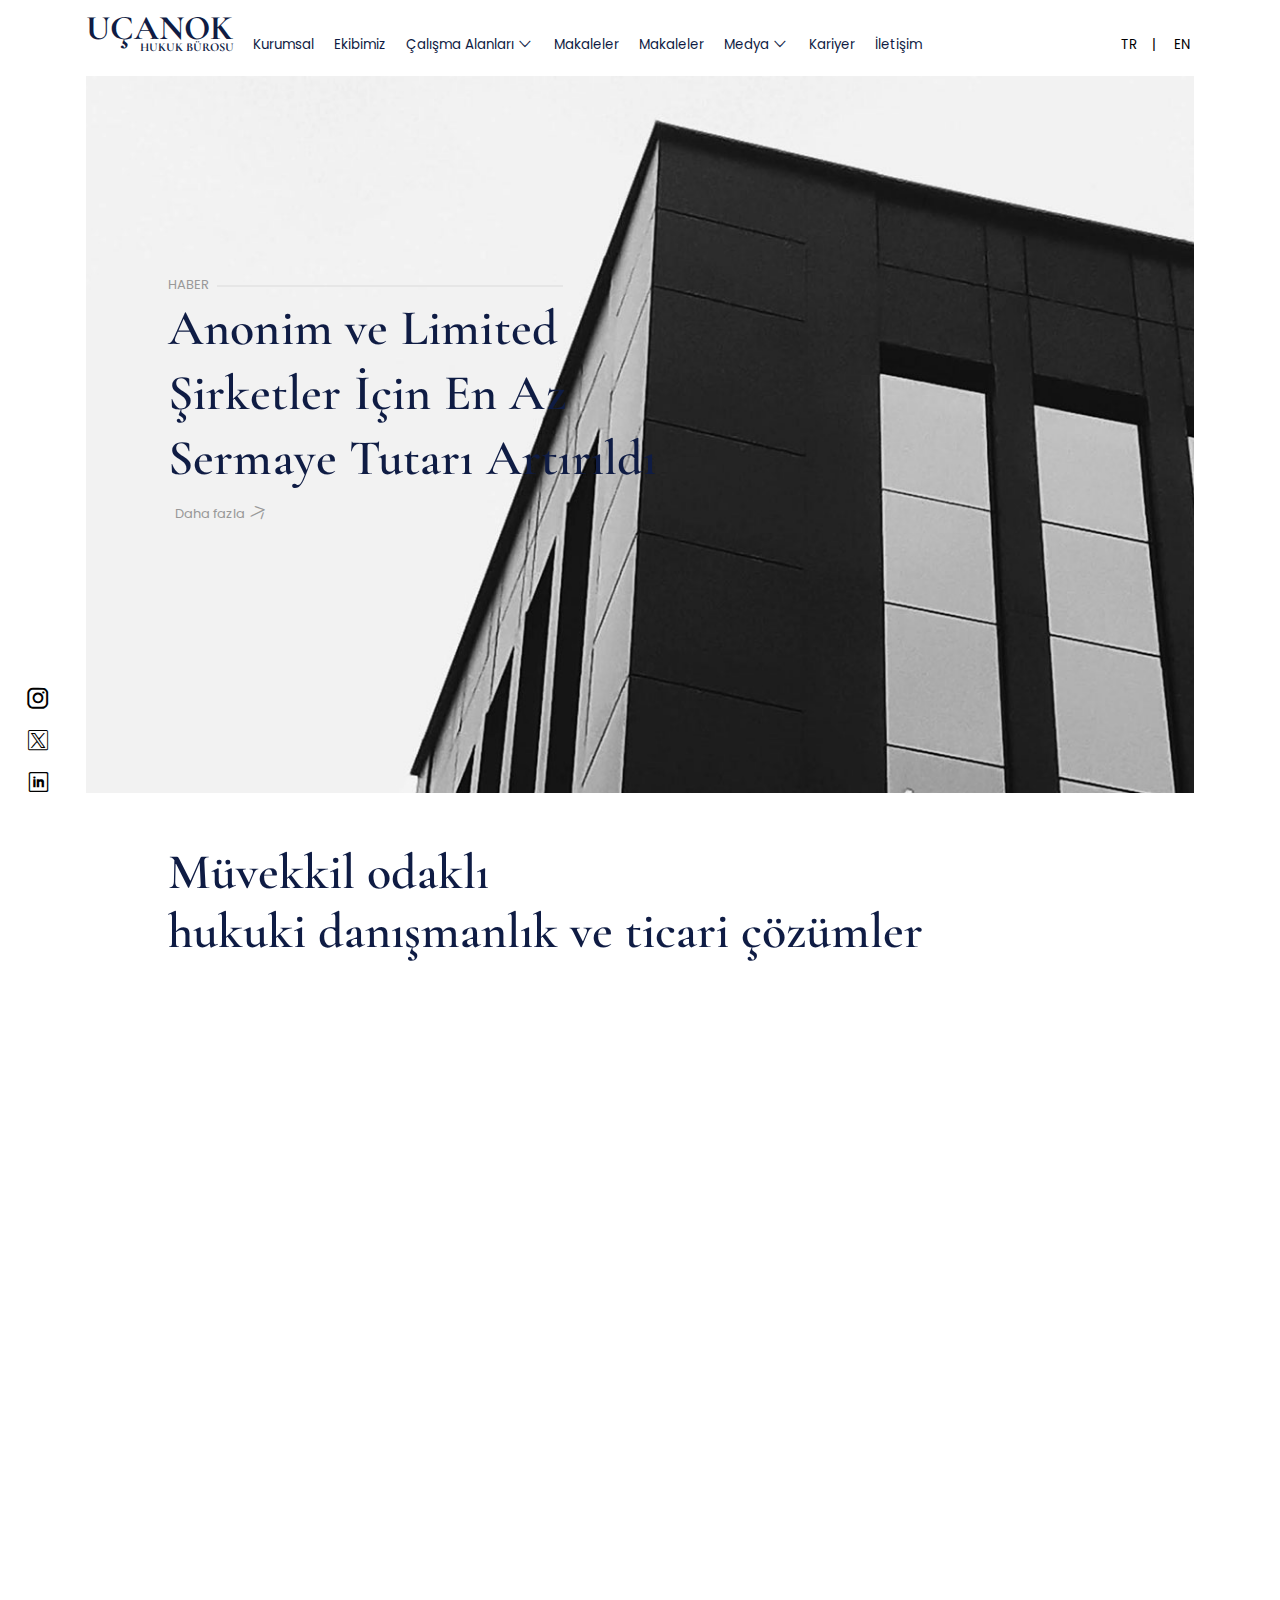
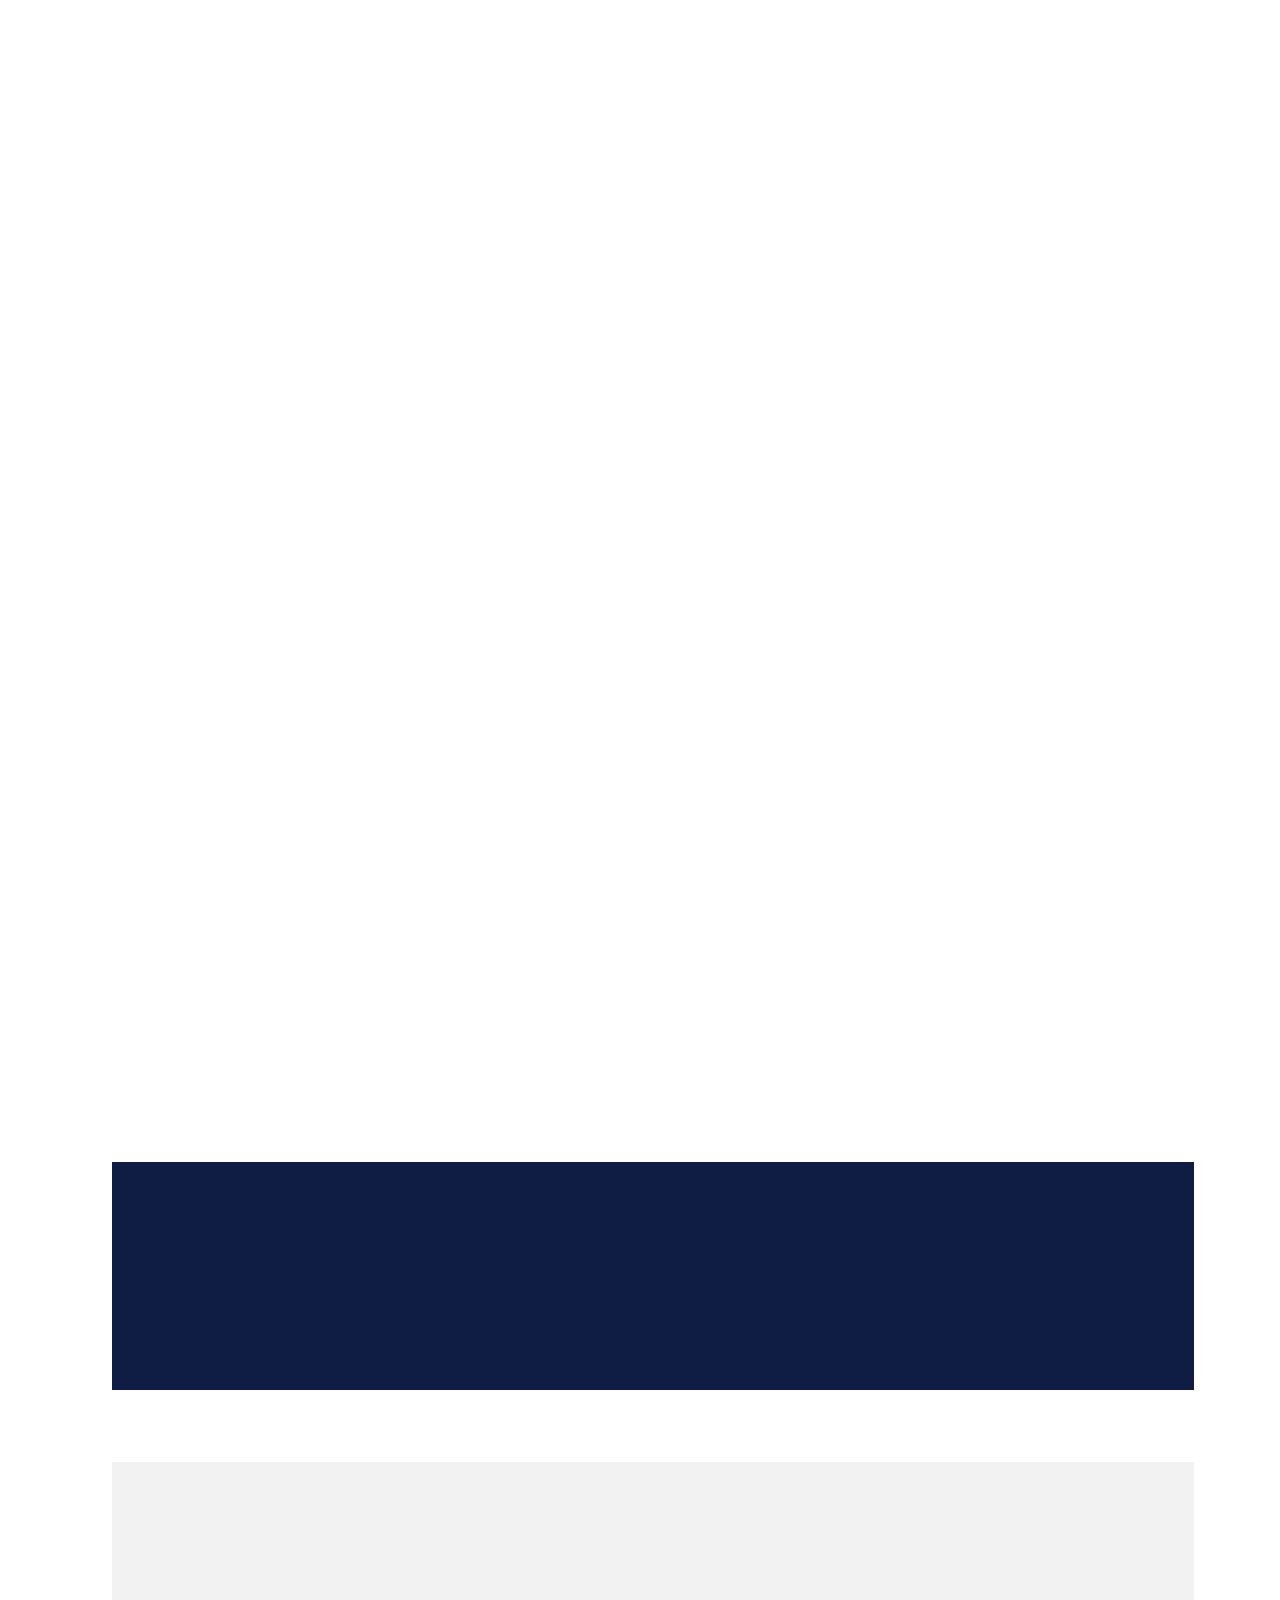
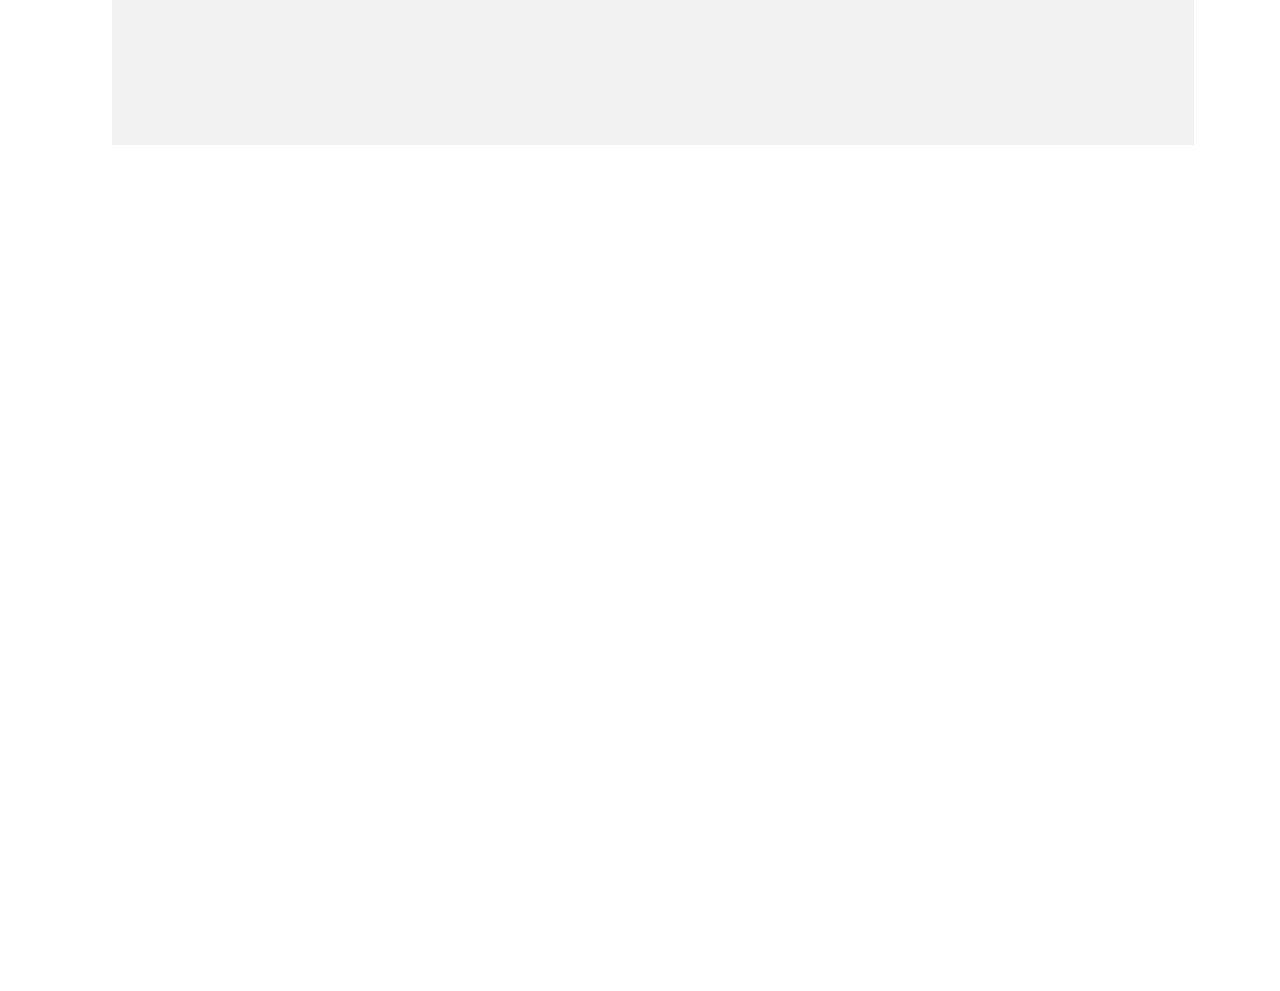
<file: index.html>
<!DOCTYPE html>
<html lang="tr">

<head>
    <meta charset="UTF-8">
    <meta name="viewport" content="width=device-width, initial-scale=1, minimum-scale=1, maximum-scale=1">
    <meta name="description" content="">
    <meta name="keywords" content="">
    <meta name="author" content="">
    <meta name="robots" content="all">
    <link rel="canonical" href="" />
    <meta name="publisher" content="">
    <meta property="og:title" content="">
    <meta property="og:description" content="">
    <meta property="og:url" content="">
    <meta property="og:image" content="">
    <meta name="twitter:card" content="summary_large_image">
    <meta name="twitter:title" content="">
    <meta name="twitter:description" content="">
    <meta name="twitter:url" content="">
    <meta name="twitter:image" content="">

    <link rel="shortcut icon" href="public/favicon.ico" type="image/x-icon'">
    <link rel="icon" href="public/favicon.ico" type="image/x-icon">
    <link rel="apple-touch-icon" sizes="57x57" href="public/apple-icon-57x57.png">
    <link rel="apple-touch-icon" sizes="60x60" href="public/apple-icon-60x60.png">
    <link rel="apple-touch-icon" sizes="72x72" href="public/apple-icon-72x72.png">
    <link rel="apple-touch-icon" sizes="76x76" href="public/apple-icon-76x76.png">
    <link rel="apple-touch-icon" sizes="114x114" href="public/apple-icon-114x114.png">
    <link rel="apple-touch-icon" sizes="120x120" href="public/apple-icon-120x120.png">
    <link rel="apple-touch-icon" sizes="144x144" href="public/apple-icon-144x144.png">
    <link rel="apple-touch-icon" sizes="152x152" href="public/apple-icon-152x152.png">
    <link rel="apple-touch-icon" sizes="180x180" href="public/apple-icon-180x180.png">
    <link rel="icon" type="image/png" sizes="192x192" href="public/android-icon-192x192.png">
    <link rel="icon" type="image/png" sizes="32x32" href="public/favicon-32x32.png">
    <link rel="icon" type="image/png" sizes="96x96" href="public/favicon-96x96.png">
    <link rel="icon" type="image/png" sizes="16x16" href="public/favicon-16x16.png">
    <link rel="manifest" href="public/manifest.json">
    <meta name="msapplication-TileColor" content="#ffffff">
    <meta name="msapplication-TileImage" content="public/ms-icon-144x144.png">
    <meta name="theme-color" content="#ffffff">


    <link rel="preconnect" href="https://fonts.googleapis.com">
    <link rel="preconnect" href="https://fonts.gstatic.com" crossorigin>
    <link
        href="https://fonts.googleapis.com/css2?family=Cormorant+Garamond:ital,wght@0,300;0,400;0,500;0,600;0,700;1,300;1,400;1,500;1,600;1,700&family=Poppins:ital,wght@0,100;0,200;0,300;0,400;0,500;0,600;0,700;0,800;0,900;1,100;1,200;1,300;1,400;1,500;1,600;1,700;1,800;1,900&display=swap"
        rel="stylesheet">

    <title>Uçanok Hukuk Bürosu</title>

    <link rel="stylesheet" href="public/assets/plugins/swiper/swiper-bundle.min.css">
    <link rel="stylesheet" href="public/assets/plugins/aos/aos.css">
    <link rel="stylesheet" href="public/assets/front/css/app.css">
</head>

<body>
    <div id="app">
        <div class="preloader">
            <div class="preloader-container">
                <svg class="loader" xmlns="http://www.w3.org/2000/svg" viewBox="0 0 340 340">
                    <circle cx="170" cy="170" r="160" stroke="#0f1c44"/>
                    <circle cx="170" cy="170" r="135" stroke="#ff4200"/>
                    <circle cx="170" cy="170" r="110" stroke="#0f1c44"/>
                    <circle cx="170" cy="170" r="85" stroke="#ff4200"/>
                </svg>
                <span class="icon-right-arrow-1"></span>
            </div>
        </div>
        <header id="header">
              <div class="mobileHeader">
                <a class="logo" href="index.html"><span>UÇANOK</span><span class="small">HUKUK BÜROSU</span></a>
                <div class="language">
                    <a href="javascript:;">TR</a>
                    <a href="javascript:;">EN</a>
                </div>
                <div class="language">
                    <a href="javascript:;">TR</a>
                    <a href="javascript:;">EN</a>
                </div>
                <div class="navMenuButton">
                </div>
            </div>
            <div class="header container-3xl">
                <a class="logo" href="index.html"><span>UÇANOK</span><span class="small">HUKUK BÜROSU</span></a>
                <nav id="headerMenu">
                    <ul>
                        <li class="menuItem"><a class="menuLink" href="kurumsal.html">Kurumsal</a></li>
                        <li class="menuItem"><a class="menuLink" href="ekibimiz.html">Ekibimiz</a></li>
                        <li class="menuItem">
                            <span class="menuLink">Çalışma Alanları <span
                                    class="icon-right-arrow tansform90"></span></span>
                            <ul class="subMenu">
                                <li class="menuItem"><a class="menuLink" href="calisma-alanlari-detay.html">Çalışma Alanı Detay</a></li>
                                <li class="menuItem"><a class="menuLink" href="calisma-alanlari-detay.html">Çalışma Alanı Detay 2</a></li>
                                <li class="menuItem"><a class="menuLink" href="calisma-alanlari-detay.html">Çalışma Alanı Detay 3</a></li>
                                <li class="menuItem"><a class="menuLink" href="calisma-alanlari-detay.html">Çalışma Alanı Detay 4</a></li>
                            </ul>
                        </li>
                        <li class="menuItem"><a class="menuLink" href="makaleler.html">Makaleler</a></li>
                        <li class="menuItem"><a class="menuLink" href="makaleler.html">Makaleler</a></li>
                         <li class="menuItem">
                            <span class="menuLink">Medya<span
                                class="icon-right-arrow tansform90"></span></span>
                            <ul class="subMenu">
                                <li class="menuItem"><a class="menuLink" href="javascript:;">Haberler</a></li>
                                <li class="menuItem"><a class="menuLink" href="javascript:;">Basında Biz</a></li>
                            </ul>
                        </li>
                        <li class="menuItem"><a class="menuLink" href="kariyer.html">Kariyer</a></li>
                        <li class="menuItem"><a class="menuLink" href="iletisim.html">İletişim</a></li>
                    </ul>
                </nav>
                <div class="socialMediaWrapper">
                    <span>Bizi Takip Et!</span>
                    <div class="socialMedia">
                        <a href="javascript:;" target="_blank"><span class="icon-instagram" data-aos="fade-down" data-aos-duration="700" data-aos-delay="300"></span></a>
                        <a href="javascript:;" target="_blank"><span class="icon-twitter" data-aos="fade-down" data-aos-duration="700" data-aos-delay="200"></span></a>
                        <a href="javascript:;" target="_blank"><span class="icon-linkedin-2" data-aos="fade-down" data-aos-duration="700" data-aos-delay="100"></span></a>
                    </div>
                </div>
                <div class="language">
                    <a href="javascript:;">TR</a>
                    <a href="javascript:;">EN</a>
                </div>
            </div>
        </header>
        <main>
            <section class="homeSection">
                <div class="container-3xl">
                    <div class="swiper homeCarousel">
                        <div class="swiper-wrapper">
                            <div class="swiper-slide">
                                <a href="javascript:;">
                                    <div class="imageWrapper" >
                                        <img src="public/assets/images/media/carousel/01.jpg" alt="">
                                    </div>
                                    <div class="desc">
                                        <div class="slideContent">
                                            <span class="categoryName" data-aos="fade-down" data-aos-duration="700">HABER</span>
                                            <div class="slideCaption"  data-aos="fade-right" data-aos-duration="700">Anonim ve Limited Şirketler İçin En Az Sermaye
                                                Tutarı Artırıldı</div>
                                            <div class="all-btn"  data-aos="fade-up" data-aos-duration="700"><span>Daha fazla</span><span
                                                    class="icon-right-arrow-1 transform23"></span></div>
                                        </div>
                                    </div>
                                </a>
                            </div>
                            <div class="swiper-slide darkMode">
                                <a href="javascript:;">
                                    <div class="imageWrapper">
                                        <img src="public/assets/images/media/carousel/01.jpg" alt="">
                                    </div>
                                    <div class="desc">
                                        <div class="slideContent">
                                            <span class="categoryName" data-aos="fade-down" data-aos-duration="700">HABER</span>
                                            <div class="slideCaption"  data-aos="fade-right" data-aos-duration="700">Anonim ve Limited Şirketler İçin En Az Sermaye
                                                Tutarı Artırıldı</div>
                                            <div class="all-btn"  data-aos="fade-up" data-aos-duration="700"><span>Daha fazla</span><span
                                                    class="icon-right-arrow-1 transform23"></span></div>
                                        </div>
                                    </div>
                                </a>
                            </div>
                            <div class="swiper-slide lightMode">
                                <a href="javascript:;">
                                    <div class="imageWrapper">
                                        <img src="public/assets/images/media/carousel/01.jpg" alt="">
                                    </div>
                                    <div class="desc">
                                        <div class="slideContent">
                                            <span class="categoryName" data-aos="fade-down" data-aos-duration="700">HABER</span>
                                            <div class="slideCaption"  data-aos="fade-right" data-aos-duration="700">Anonim ve Limited Şirketler İçin En Az Sermaye
                                                Tutarı Artırıldı</div>
                                            <div class="all-btn"  data-aos="fade-up" data-aos-duration="700"><span>Daha fazla</span><span
                                                    class="icon-right-arrow-1 transform23"></span></div>
                                        </div>
                                    </div>
                                </a>
                            </div>
                            <div class="swiper-slide">
                                <a href="javascript:;">
                                    <div class="imageWrapper">
                                        <img src="public/assets/images/media/carousel/01.jpg" alt="">
                                    </div>
                                    <div class="desc">
                                        <div class="slideContent">
                                            <span class="categoryName" data-aos="fade-down" data-aos-duration="700">HABER</span>
                                            <div class="slideCaption"  data-aos="fade-right" data-aos-duration="700">Anonim ve Limited Şirketler İçin En Az Sermaye
                                                Tutarı Artırıldı</div>
                                            <div class="all-btn"  data-aos="fade-up" data-aos-duration="700"><span>Daha fazla</span><span
                                                    class="icon-right-arrow-1 transform23"></span></div>
                                        </div>
                                    </div>
                                </a>
                            </div>
                        </div>
                        <div class="swiper-button-prev"></div>
                        <div class="swiper-button-next"></div>

                    </div>
                    <div class="leftColumn">
                        <div class="swiper-paginationCarousel" data-aos="fade-down" data-aos-duration="700" data-aos-delay="400"></div>
                        <div class="slideSocialMedia">
                            <a href="javascript:;" target="_blank"><span class="icon-instagram" data-aos="fade-down" data-aos-duration="700" data-aos-delay="300"></span></a>
                            <a href="javascript:;" target="_blank"><span class="icon-twitter" data-aos="fade-down" data-aos-duration="700" data-aos-delay="200"></span></a>
                            <a href="javascript:;" target="_blank"><span class="icon-linkedin-2" data-aos="fade-down" data-aos-duration="700" data-aos-delay="100"></span></a>
                        </div>
                    </div>
                </div>
            </section>
            <section>
                <div class="container-3xl">
                    <div class="sectionContent">
                        <h1 class="preLine" data-aos="fade-down" data-aos-duration="700" >Müvekkil odaklı
                            hukuki danışmanlık ve ticari çözümler</h1>
                        <div class="paragraph" data-aos="fade-right" data-aos-duration="700" >
                            <p class="preLine">Erdem & Erdem uluslararası ticaret, uyuşmazlık çözümü ve rekabet başta olmak üzere hukukun pek çok
                                alanında bilimsel ve yaratıcı yaklaşımlarla, akla ve bilgiye dayanan yöntemlerle müvekkillerine en güncel hukuki ve ticari çözümleri sunar.</p>
                        </div>
                    </div>
                </div>
            </section>
            <section class="calismaAlanlariSection">
                <div class="container-3xl">
                    <div class="sectionHead">
                        <span class="sectionTitle" data-aos="fade-right" data-aos-duration="700">Çalışma Alanları</span>
                        <div class="buttons"  data-aos="fade-left" data-aos-duration="700">
                            <div class="navigationButtonWrapper">
                                <div class="swiper-calisma-prev navButton navButtonPrev"><span class="icon-next-right-icon transform180"></span><span>Önceki</span></div>
                                <div class="swiper-calisma-next navButton navButtonNext"><span>Sonraki</span><span class="icon-next-right-icon"></span></div>
                            </div>
                        </div>
                    </div>
                    <div class="sectionContent">
                        <div class="swiper calismaSlider">
                            <div class="swiper-wrapper cards type1">
                                <div class="swiper-slide">
                                    <div class="card" data-aos="fade-up" data-aos-duration="700" data-aos-delay="100">
                                        <a href="javascript:;">
                                            <div class="card-body">
                                                <h2 class="card-title">Aile Hukuku</h2>
                                                <div class="card-text">
                                                    <p>Boşanma davaları hukuki zemine bağlı olarak birçok prosedüre
                                                        ihtiyaç duyar. Bunun dışında dava süreçlerinin etkili bir
                                                        şekilde yönetilmesi</p>
                                                </div>
                                                <div class="all-btn"><span>Daha fazla</span><span class="icon-right-arrow-1 transform23"></span></div>
                                            </div>
                                            <div class="card-footer"><span class="icon-pedestrian"></span></div>
                                        </a>
                                    </div>
                                </div>
                                <div class="swiper-slide">
                                    <div class="card" data-aos="fade-up" data-aos-duration="700" data-aos-delay="200">
                                        <a href="javascript:;">
                                            <div class="card-body">
                                                <h2 class="card-title">Ceza Hukuku</h2>
                                                <div class="card-text">
                                                    <p>Boşanma davaları hukuki zemine bağlı olarak birçok prosedüre
                                                        ihtiyaç duyar. Bunun dışında dava süreçlerinin etkili bir
                                                        şekilde yönetilmesi</p>
                                                </div>
                                                <div class="all-btn"><span>Daha fazla</span><span
                                                        class="icon-right-arrow-1 transform23"></span></div>
                                            </div>
                                            <div class="card-footer"><span class="icon-handcuff_accessory"></span></div>
                                        </a>
                                    </div>
                                </div>
                                <div class="swiper-slide">
                                    <div class="card" data-aos="fade-up" data-aos-duration="700" data-aos-delay="300">
                                        <a href="javascript:;">
                                            <div class="card-body">
                                                <h2 class="card-title">Ticaret Hukuku</h2>
                                                <div class="card-text">
                                                    <p>Boşanma davaları hukuki zemine bağlı olarak birçok prosedüre
                                                        ihtiyaç duyar. Bunun dışında dava süreçlerinin etkili bir
                                                        şekilde yönetilmesi</p>
                                                </div>
                                                <div class="all-btn"><span>Daha fazla</span><span
                                                        class="icon-right-arrow-1 transform23"></span></div>
                                            </div>
                                            <div class="card-footer"><span class="icon-cryptocurrency"></span>
                                            </div>
                                        </a>
                                    </div>
                                </div>
                                <div class="swiper-slide">
                                    <div class="card" data-aos="fade-up" data-aos-duration="700" data-aos-delay="400">
                                        <a href="javascript:;">
                                            <div class="card-body">
                                                <h2 class="card-title">Aile Hukuku</h2>
                                                <div class="card-text">
                                                    <p>Boşanma davaları hukuki zemine bağlı olarak birçok prosedüre
                                                        ihtiyaç duyar. Bunun dışında dava süreçlerinin etkili bir
                                                        şekilde yönetilmesi</p>
                                                </div>
                                                <div class="all-btn"><span>Daha fazla</span><span
                                                        class="icon-right-arrow-1 transform23"></span></div>
                                            </div>
                                            <div class="card-footer"><img
                                                    src="public/assets/images/statics/icon/pedestrian.png" alt=""></div>
                                        </a>
                                    </div>
                                </div>
                            </div>
                        </div>
                    </div>
                </div>
            </section>
            <section class="guncelSection">
                <div class="container-3xl">
                    <div class="sectionHead" data-aos="fade-down" data-aos-duration="700" >
                        <span class="sectionTitle">Güncel</span>
                    </div>
                    <div class="sectionContent">
                        <div class="customTabs">
                            <div class="tabsTitle">
                                <a class="tabButton active" data-aos="fade-up" data-aos-duration="700" data-aos-delay="100">Tüm Yayınlar</a>
                                <a class="tabButton" data-aos="fade-up" data-aos-duration="700" data-aos-delay="200">Haberler</a>
                                <a class="tabButton" data-aos="fade-up" data-aos-duration="700" data-aos-delay="300">Makaleler</a>
                                <a class="tabButton" data-aos="fade-up" data-aos-duration="700" data-aos-delay="400">Basında Biz</a>
                            </div>
                            <div class="tabsContent">
                                <div class="tabContent active">
                                    <div class="cards type2">
                                        <div class="card" data-aos="fade-left" data-aos-duration="700" data-aos-delay="100">
                                            <a href="javascript:;">
                                                <div class="imageWrapper">
                                                    <img src="public/assets/images/media/haber1.jpg" alt="">
                                                    <div class="image-overlay">
                                                        <span class="icon-right-arrow-1 transform23"></span>
                                                    </div>
                                                </div>
                                                <div class="card-body">
                                                    <div class="card-text">
                                                        <span class="date">11.11.2023</span>
                                                        <p>Güncel Kararlar Işığında Bilgi Değişimi Çalıştayı</p>
                                                    </div>
                                                </div>
                                            </a>
                                        </div>
                                        <div class="card" data-aos="fade-left" data-aos-duration="700" data-aos-delay="200">
                                            <a href="javascript:;">
                                                <div class="imageWrapper">
                                                    <img src="public/assets/images/media/haber2.png" alt="">
                                                    <div class="image-overlay">
                                                        <span class="icon-right-arrow-1 transform23"></span>
                                                    </div>
                                                </div>
                                                <div class="card-body">
                                                    <div class="card-text">
                                                        <span class="date">11.11.2023</span>
                                                        <p>Güncel Kararlar Işığında Bilgi Değişimi Çalıştayı</p>
                                                    </div>
                                                </div>
                                            </a>
                                        </div>
                                        <div class="card" data-aos="fade-left" data-aos-duration="700" data-aos-delay="300">
                                            <a href="javascript:;">
                                                <div class="imageWrapper">
                                                    <img src="public/assets/images/media/haber-3.jpg" alt="">
                                                    <div class="image-overlay">
                                                        <span class="icon-right-arrow-1 transform23"></span>
                                                    </div>
                                                </div>
                                                <div class="card-body">
                                                    <div class="card-text">
                                                        <span class="date">11.11.2023</span>
                                                        <p>Güncel Kararlar Işığında Bilgi Değişimi Çalıştayı</p>
                                                    </div>
                                                </div>
                                            </a>
                                        </div>
                                    </div>
                                </div>
                                <div class="tabContent">
                                    <div class="cards type2">
                                        <div class="card" data-aos="fade-left" data-aos-duration="700" data-aos-delay="100">
                                            <a href="javascript:;">
                                                <div class="imageWrapper">
                                                    <img src="public/assets/images/media/haber1.jpg" alt="">
                                                    <div class="image-overlay">
                                                        <span class="icon-right-arrow-1 transform23"></span>
                                                    </div>
                                                </div>
                                                <div class="card-body">
                                                    <div class="card-text">
                                                        <span class="date">11.11.2023</span>
                                                        <p>Güncel Kararlar Işığında Bilgi Değişimi Çalıştayı</p>
                                                    </div>
                                                </div>
                                            </a>
                                        </div>
                                        <div class="card" data-aos="fade-left" data-aos-duration="700" data-aos-delay="200">
                                            <a href="javascript:;">
                                                <div class="imageWrapper">
                                                    <img src="public/assets/images/media/haber-3.jpg" alt="">
                                                    <div class="image-overlay">
                                                        <span class="icon-right-arrow-1 transform23"></span>
                                                    </div>
                                                </div>
                                                <div class="card-body">
                                                    <div class="card-text">
                                                        <span class="date">11.11.2023</span>
                                                        <p>Güncel Kararlar Işığında Bilgi Değişimi Çalıştayı</p>
                                                    </div>
                                                </div>
                                            </a>
                                        </div>
                                        <div class="card" data-aos="fade-left" data-aos-duration="700" data-aos-delay="300">
                                            <a href="javascript:;">
                                                <div class="imageWrapper">
                                                    <img src="public/assets/images/media/haber2.png" alt=""/>
                                                    <div class="image-overlay">
                                                        <span class="icon-right-arrow-1 transform23"></span>
                                                    </div>
                                                </div>
                                                <div class="card-body">
                                                    <div class="card-text">
                                                        <span class="date">11.11.2023</span>
                                                        <p>Güncel Kararlar Işığında Bilgi Değişimi Çalıştayı</p>
                                                    </div>
                                                </div>
                                            </a>
                                        </div>
                                    </div>
                                </div>
                                <div class="tabContent">
                                    <div class="cards type2">
                                        <div class="card" data-aos="fade-left" data-aos-duration="700" data-aos-delay="100">
                                            <a href="javascript:;">
                                                <div class="imageWrapper">
                                                    <img src="public/assets/images/media/haber-3.jpg" alt="">
                                                    <div class="image-overlay">
                                                        <span class="icon-right-arrow-1 transform23"></span>
                                                    </div>
                                                </div>
                                                <div class="card-body">
                                                    <div class="card-text">
                                                        <span class="date">11.11.2023</span>
                                                        <p>Güncel Kararlar Işığında Bilgi Değişimi Çalıştayı</p>
                                                    </div>
                                                </div>
                                            </a>
                                        </div>
                                        <div class="card" data-aos="fade-left" data-aos-duration="700" data-aos-delay="200">
                                            <a href="javascript:;">
                                                <div class="imageWrapper">
                                                    <img src="public/assets/images/media/haber1.jpg" alt="">
                                                    <div class="image-overlay">
                                                        <span class="icon-right-arrow-1 transform23"></span>
                                                    </div>
                                                </div>
                                                <div class="card-body">
                                                    <div class="card-text">
                                                        <span class="date">11.11.2023</span>
                                                        <p>Güncel Kararlar Işığında Bilgi Değişimi Çalıştayı</p>
                                                    </div>
                                                </div>
                                            </a>
                                        </div>
                                        <div class="card" data-aos="fade-left" data-aos-duration="700" data-aos-delay="300">
                                            <a href="javascript:;">
                                                <div class="imageWrapper">
                                                    <img src="public/assets/images/media/haber2.png" alt="">
                                                    <div class="image-overlay">
                                                        <span class="icon-right-arrow-1 transform23"></span>
                                                    </div>
                                                </div>
                                                <div class="card-body">
                                                    <div class="card-text">
                                                        <span class="date">11.11.2023</span>
                                                        <p>Güncel Kararlar Işığında Bilgi Değişimi Çalıştayı</p>
                                                    </div>
                                                </div>
                                            </a>
                                        </div>
                                    </div>
                                </div>
                                <div class="tabContent">
                                    <div class="cards type2">
                                        <div class="card" data-aos="fade-left" data-aos-duration="700" data-aos-delay="100">
                                            <a href="javascript:;">
                                                <div class="imageWrapper">
                                                    <img src="public/assets/images/media/haber2.png" alt="">
                                                    <div class="image-overlay">
                                                        <span class="icon-right-arrow-1 transform23"></span>
                                                    </div>
                                                </div>
                                                <div class="card-body">
                                                    <div class="card-text">
                                                        <span class="date">11.11.2023</span>
                                                        <p>Güncel Kararlar Işığında Bilgi Değişimi Çalıştayı</p>
                                                    </div>
                                                </div>
                                            </a>
                                        </div>
                                        <div class="card" data-aos="fade-left" data-aos-duration="700" data-aos-delay="200">
                                            <a href="javascript:;">
                                                <div class="imageWrapper">
                                                    <img src="public/assets/images/media/haber-3.jpg" alt="">
                                                    <div class="image-overlay">
                                                        <span class="icon-right-arrow-1 transform23"></span>
                                                    </div>
                                                </div>
                                                <div class="card-body">
                                                    <div class="card-text">
                                                        <span class="date">11.11.2023</span>
                                                        <p>Güncel Kararlar Işığında Bilgi Değişimi Çalıştayı</p>
                                                    </div>
                                                </div>
                                            </a>
                                        </div>
                                        <div class="card" data-aos="fade-left" data-aos-duration="700" data-aos-delay="300">
                                            <a href="javascript:;">
                                                <div class="imageWrapper">
                                                    <img src="public/assets/images/media/haber1.jpg" alt="">
                                                    <div class="image-overlay">
                                                        <span class="icon-right-arrow-1 transform23"></span>
                                                    </div>
                                                </div>
                                                <div class="card-body">
                                                    <div class="card-text">
                                                        <span class="date">11.11.2023</span>
                                                        <p>Güncel Kararlar Işığında Bilgi Değişimi Çalıştayı</p>
                                                    </div>
                                                </div>
                                            </a>
                                        </div>
                                    </div>
                                </div>
                            </div>
                        </div>
                    </div>
                </div>
            </section>
            <section class="acticleSection">
                <div class="container-3xl">
                    <div class="bg-primary ">
                        <a href="makaleler.html" class="d-flex hstack w-100 h-100">
                            <div class="leftColumn">
                                <span class="categoryName" data-aos="fade-down" data-aos-duration="700">ÖNE ÇIKAN MAKALE</span>
                                <div data-aos="fade-right" data-aos-duration="700">
                                    <div class="articleTitle" > İnfaz Düzenlemesi neler getiriyor? </div>
                                    <span class="articleWrites">Merve UÇANOK</span>
                                </div>
                                <div class="all-btn" data-aos="fade-up" data-aos-duration="700"><span>İncele</span><span class="icon-right-arrow-1 transform23"></span></div>
                            </div>
                            <div class="articleImages" data-aos="zoom-in" data-aos-duration="700">
                                <div class="imageWrapper">
                                    <img src="public/assets/images/media/pexels.jpg" alt="">
                                </div>
                            </div>
                        </a>
                    </div>
                </div>
            </section>
            <section class="teamSection">
                <div class="container-3xl">
                  <div class="bg-gray d-flex hstack">
                    <div class="teamLogo" data-aos="zoom-in" data-aos-duration="700">
                        <img src="public/assets/images/statics/icon/chat-contact.png" alt="">
                    </div>
                    <div class="teamContent" data-aos="fade-left" data-aos-duration="700">
                        <span class="title">Uçanok ekibine katıl!</span>
                        <p>Global iş dünyasında, birden fazla ülkeden onlarca müvekkile hizmet veren ofislerimizde çalışacak, sizin gibi adaylara ihtiyacımız var.</p>
                        <a href="javascript:;" class="fixBtn outlineBtn"><span>Uçanok'da Kariyer</span><span class="icon-right-arrow-1 transform23"></span></a>
                    </div>
                  </div>
                </div>
            </section>
        </main>
        <footer data-aos="fade-up" data-aos-duration="700">
            <div class="container-3xl">
                <div class="footer">
                    <div class="top">
                        <div class="leftColumn">
                            <a class="logo light" href="index.html"><span>UÇANOK</span><span class="small">HUKUK
                                    BÜROSU</span></a>
                            <div class="contact-buttons">
                                <a href="https://tr.linkedin.com/in/avmerveucanok" target="_blank"><span
                                        class="icon-linkedin-2"></span><span>Linkedin</span></a>
                                <a href="tel:02122365494"><span class="icon-phone"></span><span>0212 236 54
                                        94</span></a>
                            </div>
                        </div>
                        <div class="rightColumn">
                            <nav class="show light">
                                <ul>
                                    <li class="menuItem">
                                        <span class="menuLink" href="javascript:;">Kurumsal</span>
                                        <ul class="subMenu">
                                            <li class="menuItem"><a class="menuLink" href="javascript:;">Hakkımızda</a>
                                            </li>
                                            <li class="menuItem"><a class="menuLink" href="javascript:;">Ekibimiz</a>
                                            </li>
                                        </ul>
                                    </li>
                                    <li class="menuItem">
                                        <span class="menuLink" href="javascript:;">Medya</span>
                                        <ul class="subMenu">
                                            <li class="menuItem"><a class="menuLink" href="javascript:;">Haberler</a>
                                            </li>
                                            <li class="menuItem"><a class="menuLink" href="javascript:;">Basında Biz</a>
                                            </li>
                                        </ul>
                                    </li>
                                    <li class="menuItem"><a class="menuLink" href="javascript:;">Makaleler</a></li>
                                    <li class="menuItem"><a class="menuLink" href="javascript:;">Kariyer</a></li>
                                    <li class="menuItem"><a class="menuLink" href="javascript:;">İletişim</a></li>
                                </ul>
                                <ul>
                                    <li class="menuItem w-100">
                                        <span class="menuLink noLine" href="javascript:;">Çalışma Alanları</span>
                                        <ul class="subMenu grid">
                                            <li class="menuItem"><a class="menuLink" target="_blank"
                                                    href="javascript:;">Aile Hukuku</a></li>
                                            <li class="menuItem"><a class="menuLink" target="_blank"
                                                    href="javascript:;">Ceza Hukuku</a></li>
                                            <li class="menuItem"><a class="menuLink" target="_blank"
                                                    href="javascript:;">Ticaret Hukuku</a></li>
                                            <li class="menuItem"><a class="menuLink" target="_blank"
                                                    href="javascript:;">Şirketler Hukuku</a></li>
                                            <li class="menuItem"><a class="menuLink" target="_blank"
                                                    href="javascript:;">Sözleşmeler Hukuku</a></li>
                                            <li class="menuItem"><a class="menuLink" target="_blank"
                                                    href="javascript:;">İcra ve İflas Hukuku</a></li>
                                            <li class="menuItem"><a class="menuLink" target="_blank"
                                                    href="javascript:;">Bilişim Hukuku</a></li>
                                            <li class="menuItem"><a class="menuLink" target="_blank"
                                                    href="javascript:;">Miras Hukuku</a></li>
                                            <li class="menuItem"><a class="menuLink" target="_blank"
                                                    href="javascript:;">idare Hukuku</a></li>
                                            <li class="menuItem"><a class="menuLink" target="_blank"
                                                    href="javascript:;">Arabuluculuk</a></li>
                                            <li class="menuItem"><a class="menuLink" target="_blank"
                                                    href="javascript:;">Rekabet Hukuku</a></li>
                                            <li class="menuItem"><a class="menuLink" target="_blank"
                                                    href="javascript:;">Sigorta Hukuku</a></li>
                                        </ul>
                                    </li>
                                </ul>
                            </nav>
                        </div>
                    </div>
                    <div class="bottom">
                        <div class="copyRight">© 2023 Uçanok Hukuk Bürosu . Tüm Hakları Saklıdır</div>
                        <nav class="light">
                            <ul class="">
                                <li class="menuItem">
                                    <a href="javascript:;" class="menuLink">Yasal Uyarı</a>
                                </li>
                                <li class="menuItem">
                                    <a href="javascript:;" class="menuLink">Kvkk Aydınlatma Metni</a>
                                </li>
                            </ul>
                        </nav>
                        <a href="javascript:;" class="trios"><img src="public/assets/images/statics/trios-logo.png" alt=""></a>
                    </div>
                </div>
            </div>
        </footer>
    </div>


    <script src="public/assets/plugins/jquery.min.js"></script>
    <script src="public/assets/plugins/aos/aos.js"></script>
    <script src="public/assets/plugins/sharer.min.js"></script>
    <script src="public/assets/plugins/swiper/swiper-bundle.min.js"></script>
    <script src="public/assets/front/js/app.js"></script>

</body>

</html>
</file>
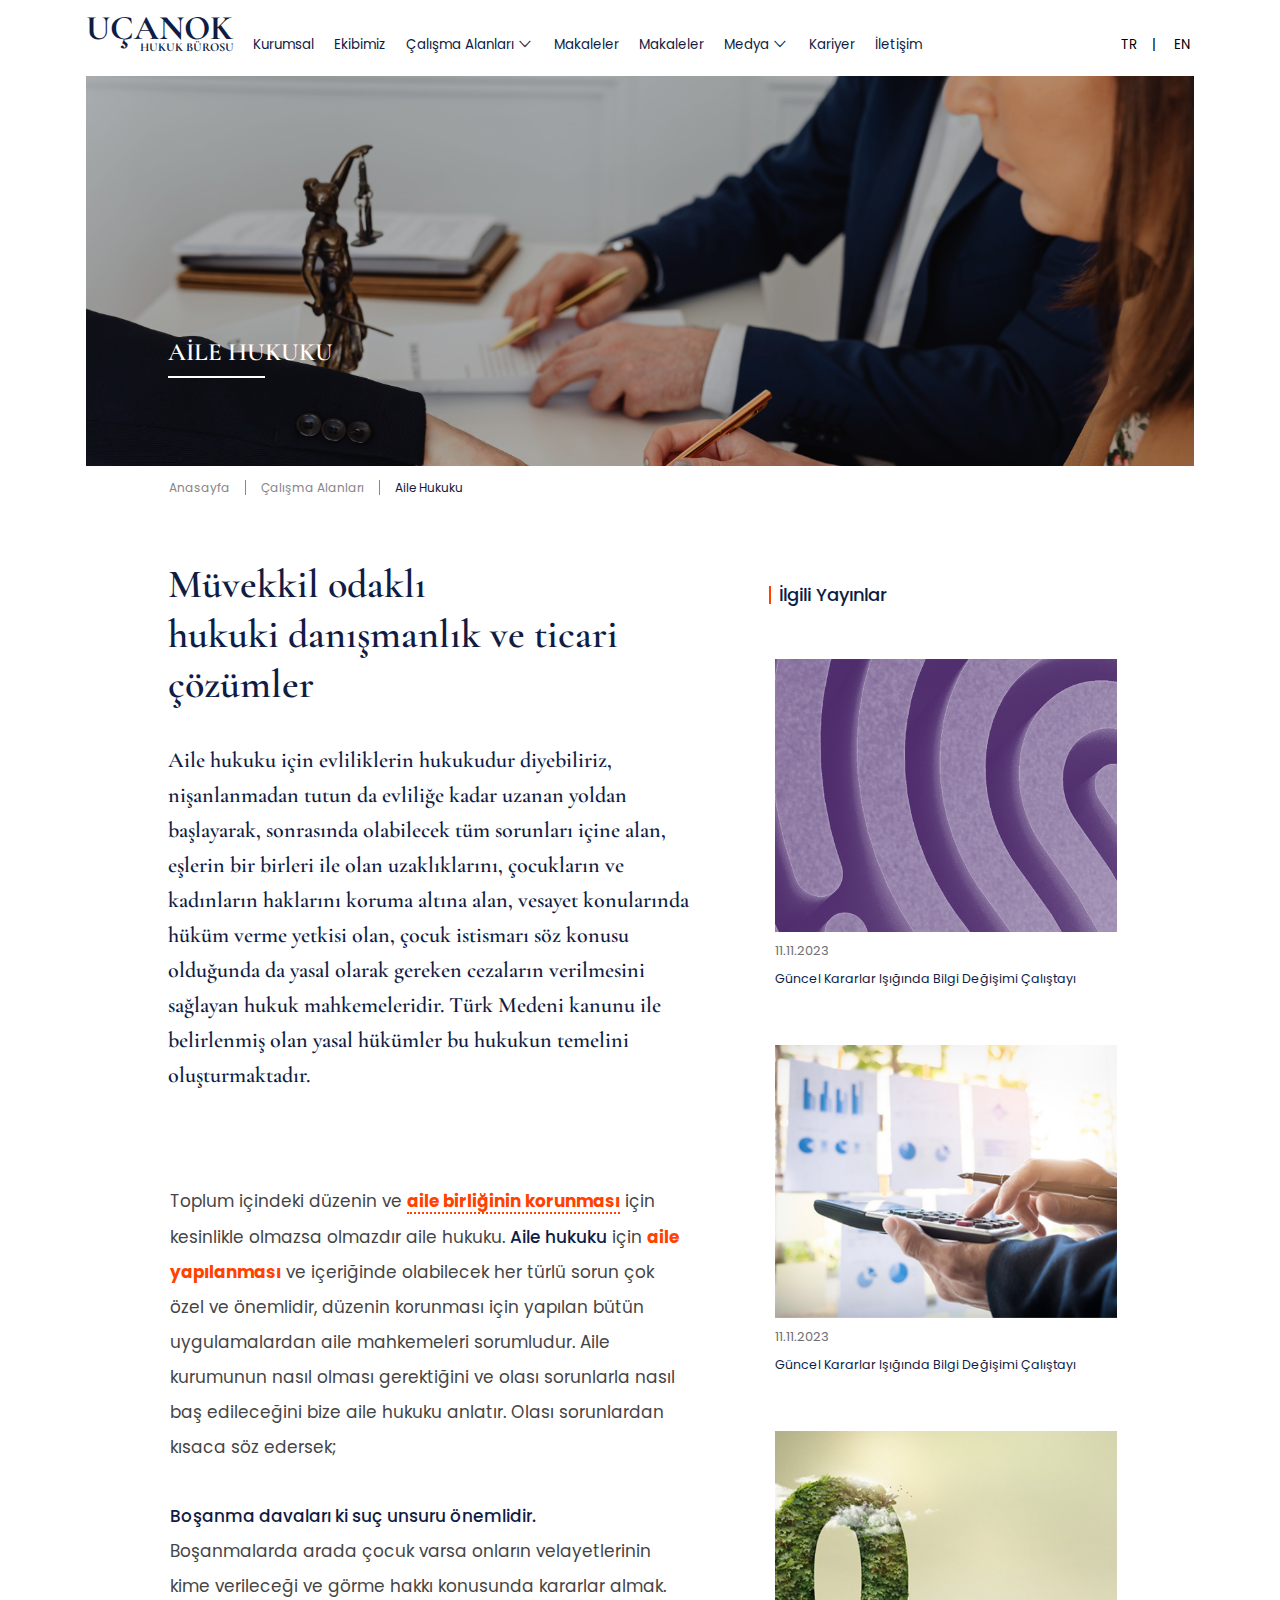
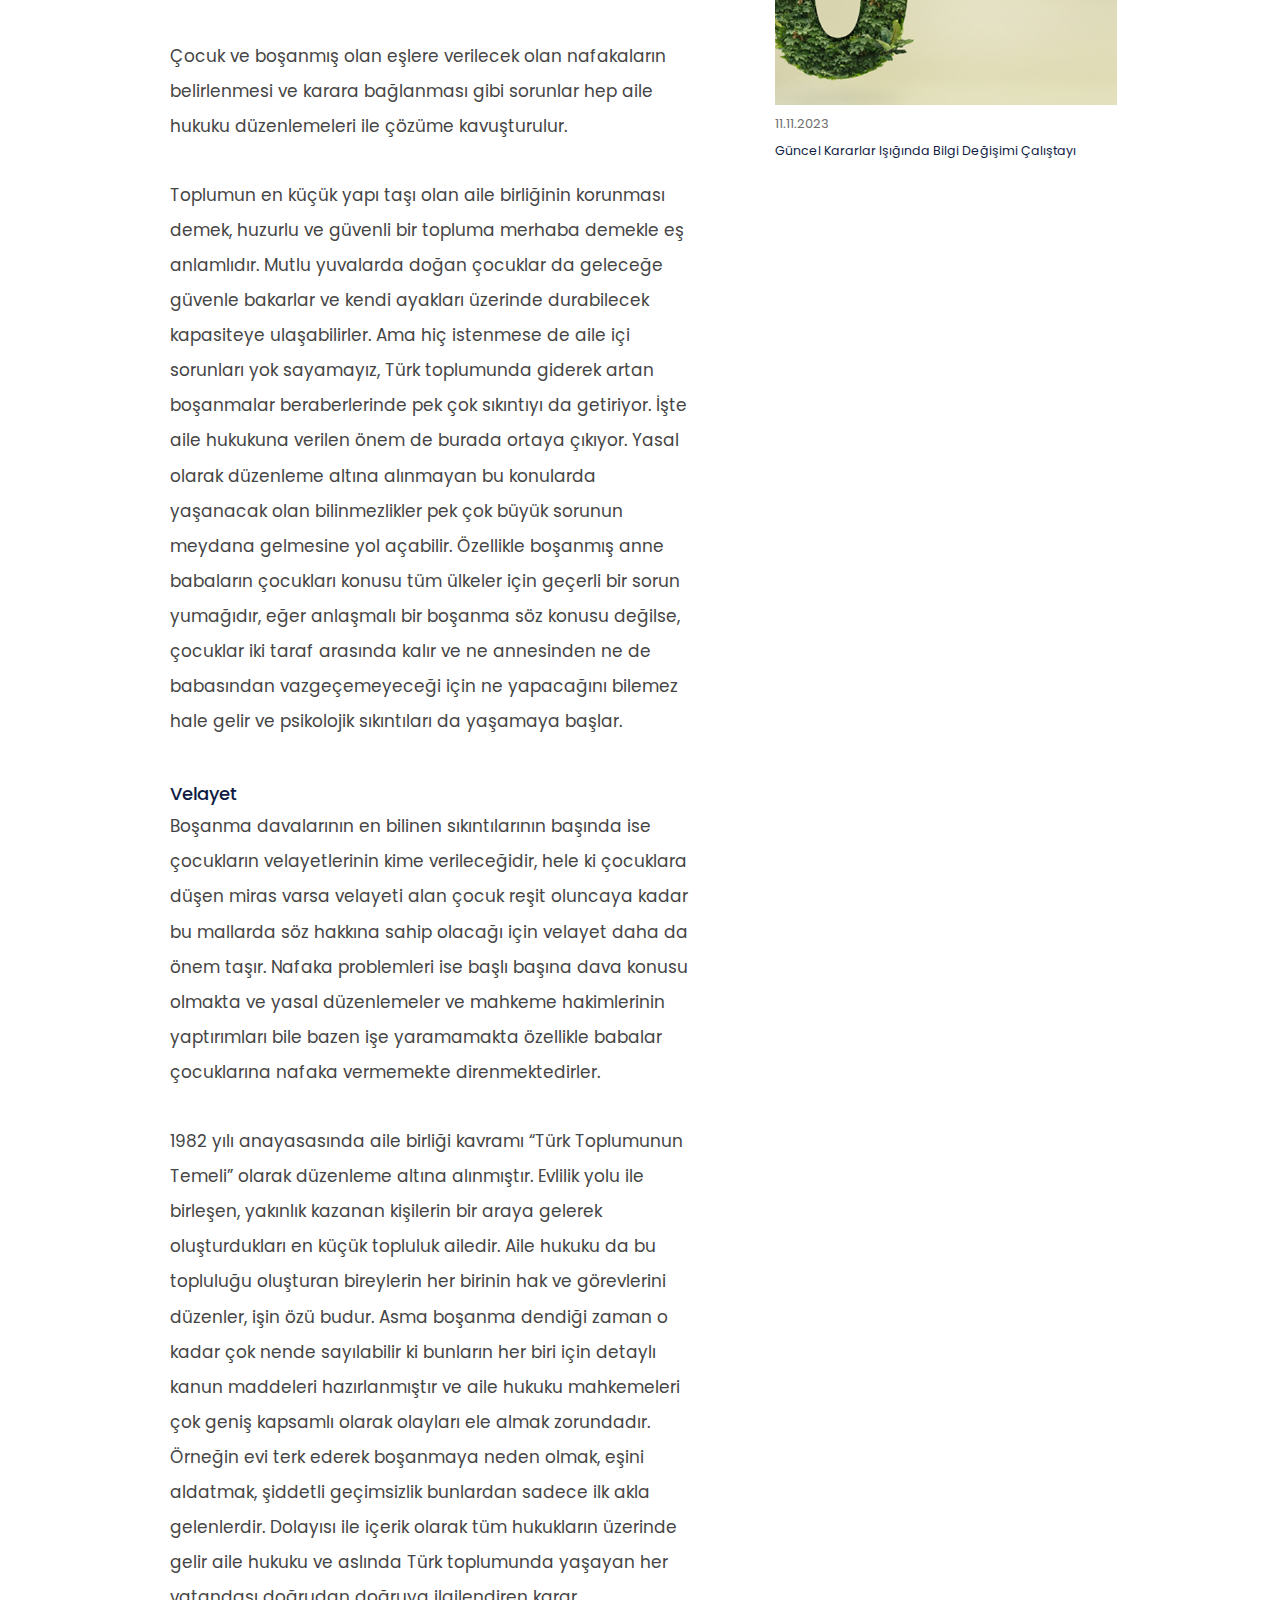
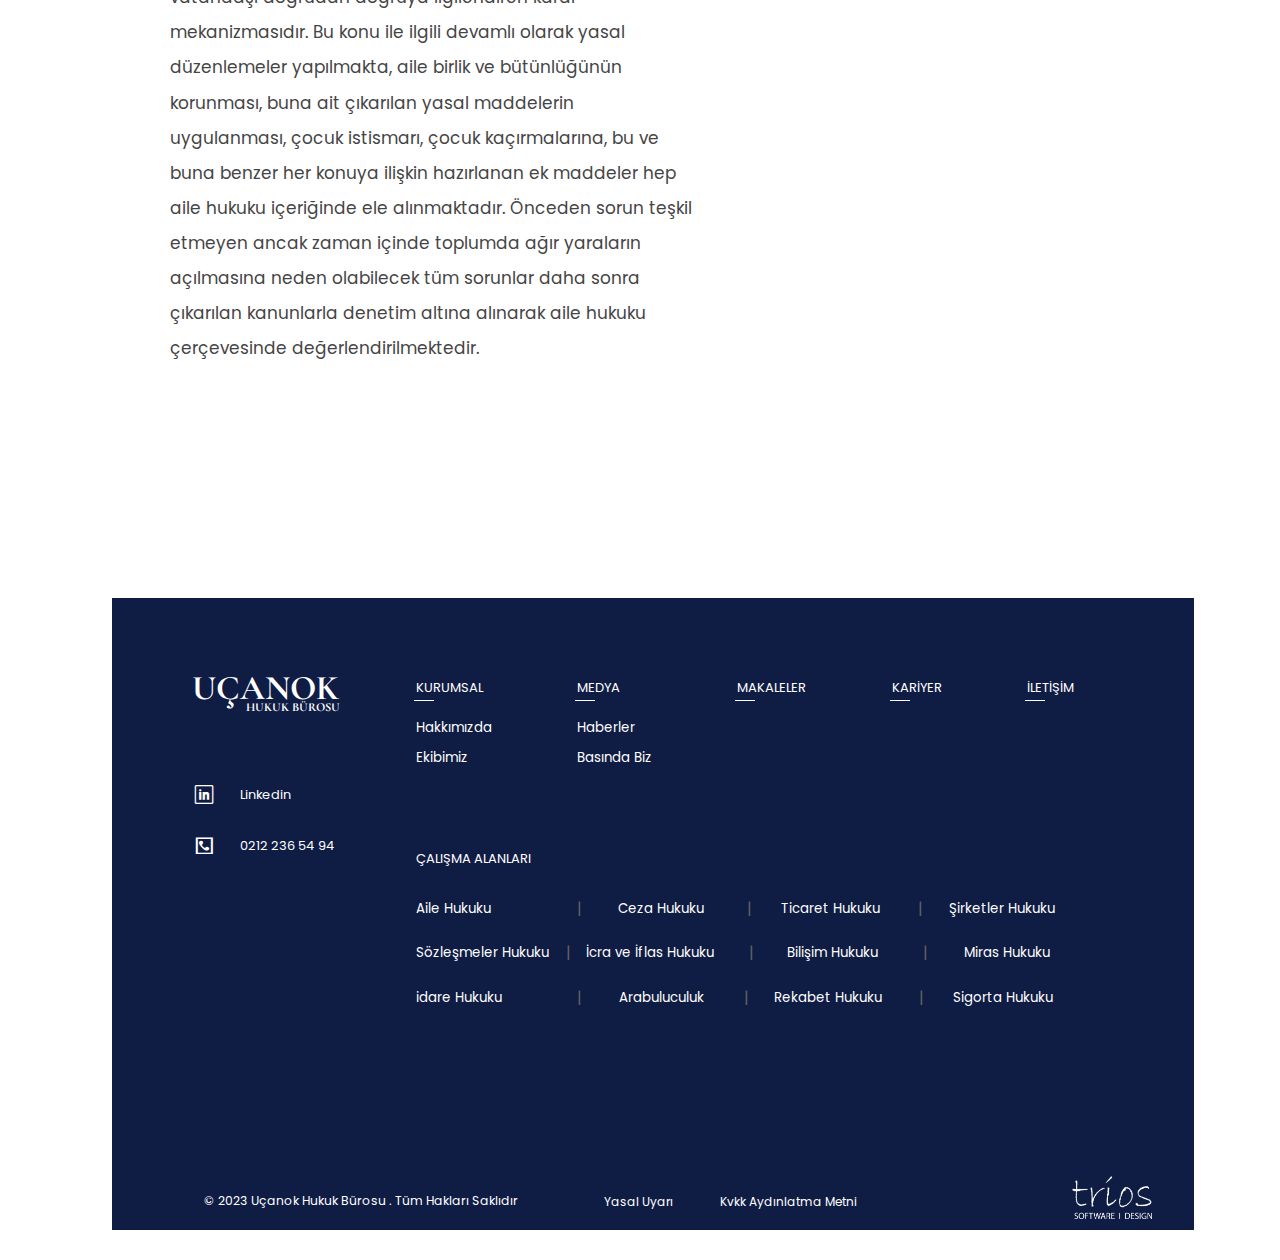
<file: calisma-alanlari-detay.html>
<!DOCTYPE html>
<html lang="tr">

<head>
    <meta charset="UTF-8">
    <meta name="viewport" content="width=device-width, initial-scale=1, minimum-scale=1, maximum-scale=1">
    <meta name="description" content="">
    <meta name="keywords" content="">
    <meta name="author" content="">
    <meta name="robots" content="all">
    <link rel="canonical" href="" />
    <meta name="publisher" content="">
    <meta property="og:title" content="">
    <meta property="og:description" content="">
    <meta property="og:url" content="">
    <meta property="og:image" content="">
    <meta name="twitter:card" content="summary_large_image">
    <meta name="twitter:title" content="">
    <meta name="twitter:description" content="">
    <meta name="twitter:url" content="">
    <meta name="twitter:image" content="">

    <link rel="shortcut icon" href="public/favicon.ico" type="image/x-icon'">
    <link rel="icon" href="public/favicon.ico" type="image/x-icon">
    <link rel="apple-touch-icon" sizes="57x57" href="public/apple-icon-57x57.png">
    <link rel="apple-touch-icon" sizes="60x60" href="public/apple-icon-60x60.png">
    <link rel="apple-touch-icon" sizes="72x72" href="public/apple-icon-72x72.png">
    <link rel="apple-touch-icon" sizes="76x76" href="public/apple-icon-76x76.png">
    <link rel="apple-touch-icon" sizes="114x114" href="public/apple-icon-114x114.png">
    <link rel="apple-touch-icon" sizes="120x120" href="public/apple-icon-120x120.png">
    <link rel="apple-touch-icon" sizes="144x144" href="public/apple-icon-144x144.png">
    <link rel="apple-touch-icon" sizes="152x152" href="public/apple-icon-152x152.png">
    <link rel="apple-touch-icon" sizes="180x180" href="public/apple-icon-180x180.png">
    <link rel="icon" type="image/png" sizes="192x192" href="public/android-icon-192x192.png">
    <link rel="icon" type="image/png" sizes="32x32" href="public/favicon-32x32.png">
    <link rel="icon" type="image/png" sizes="96x96" href="public/favicon-96x96.png">
    <link rel="icon" type="image/png" sizes="16x16" href="public/favicon-16x16.png">
    <link rel="manifest" href="public/manifest.json">
    <meta name="msapplication-TileColor" content="#ffffff">
    <meta name="msapplication-TileImage" content="public/ms-icon-144x144.png">
    <meta name="theme-color" content="#ffffff">


    <link rel="preconnect" href="https://fonts.googleapis.com">
    <link rel="preconnect" href="https://fonts.gstatic.com" crossorigin>
    <link
        href="https://fonts.googleapis.com/css2?family=Cormorant+Garamond:ital,wght@0,300;0,400;0,500;0,600;0,700;1,300;1,400;1,500;1,600;1,700&family=Poppins:ital,wght@0,100;0,200;0,300;0,400;0,500;0,600;0,700;0,800;0,900;1,100;1,200;1,300;1,400;1,500;1,600;1,700;1,800;1,900&display=swap"
        rel="stylesheet">

    <title>Uçanok Hukuk Bürosu | Kurumsal</title>

    <link rel="stylesheet" href="public/assets/plugins/swiper/swiper-bundle.min.css">
    <link rel="stylesheet" href="public/assets/front/css/app.css">
</head>

<body>
    <div id="app">
        <div class="preloader">
            <div class="preloader-container">
                <svg class="loader" xmlns="http://www.w3.org/2000/svg" viewBox="0 0 340 340">
                    <circle cx="170" cy="170" r="160" stroke="#0f1c44"/>
                    <circle cx="170" cy="170" r="135" stroke="#ff4200"/>
                    <circle cx="170" cy="170" r="110" stroke="#0f1c44"/>
                    <circle cx="170" cy="170" r="85" stroke="#ff4200"/>
                </svg>
                <span class="icon-right-arrow-1"></span>
            </div>
        </div>
        <header id="header">
              <div class="mobileHeader">
                <a class="logo" href="index.html"><span>UÇANOK</span><span class="small">HUKUK BÜROSU</span></a>
                <div class="language">
                    <a href="javascript:;">TR</a>
                    <a href="javascript:;">EN</a>
                </div>
                <div class="navMenuButton">
                </div>
            </div>
            <div class="header container-3xl">
                <a class="logo" href="index.html"><span>UÇANOK</span><span class="small">HUKUK BÜROSU</span></a>
                <nav id="headerMenu">
                    <ul>
                        <li class="menuItem"><a class="menuLink" href="kurumsal.html">Kurumsal</a></li>
                        <li class="menuItem"><a class="menuLink" href="ekibimiz.html">Ekibimiz</a></li>
                        <li class="menuItem">
                            <span class="menuLink">Çalışma Alanları <span
                                    class="icon-right-arrow tansform90"></span></span>
                            <ul class="subMenu">
                                <li class="menuItem"><a class="menuLink" href="calisma-alanlari-detay.html">Çalışma Alanı Detay</a></li>
                                <li class="menuItem"><a class="menuLink" href="calisma-alanlari-detay.html">Çalışma Alanı Detay 2</a></li>
                                <li class="menuItem"><a class="menuLink" href="calisma-alanlari-detay.html">Çalışma Alanı Detay 3</a></li>
                                <li class="menuItem"><a class="menuLink" href="calisma-alanlari-detay.html">Çalışma Alanı Detay 4</a></li>
                            </ul>
                        </li>
                        <li class="menuItem"><a class="menuLink" href="makaleler.html">Makaleler</a></li>
                         <li class="menuItem"><a class="menuLink" href="makaleler.html">Makaleler</a></li>
                         <li class="menuItem">
                            <span class="menuLink">Medya<span
                                class="icon-right-arrow tansform90"></span></span>
                            <ul class="subMenu">
                                <li class="menuItem"><a class="menuLink" href="javascript:;">Haberler</a></li>
                                <li class="menuItem"><a class="menuLink" href="javascript:;">Basında Biz</a></li>
                            </ul>
                        </li>
                        <li class="menuItem"><a class="menuLink" href="kariyer.html">Kariyer</a></li>
                        <li class="menuItem"><a class="menuLink" href="iletisim.html">İletişim</a></li>
                    </ul>
                </nav>
                <div class="socialMediaWrapper">
                    <span>Bizi Takip Et!</span>
                    <div class="socialMedia">
                        <a href="javascript:;" target="_blank"><span class="icon-instagram" data-aos="fade-down" data-aos-duration="700" data-aos-delay="300"></span></a>
                        <a href="javascript:;" target="_blank"><span class="icon-twitter" data-aos="fade-down" data-aos-duration="700" data-aos-delay="200"></span></a>
                        <a href="javascript:;" target="_blank"><span class="icon-linkedin-2" data-aos="fade-down" data-aos-duration="700" data-aos-delay="100"></span></a>
                    </div>
                </div>
                <div class="language">
                    <a href="javascript:;">TR</a>
                    <a href="javascript:;">EN</a>
                </div>
            </div>
        </header>
        <main>
            <div class="bannerWrapper container-3xl">
                <div class="bannerContainer">
                    <div class="bannerImage">
                        <img src="public/assets/images/media/karolina.jpg" alt="">
                    </div>
                    <div class="bannerDesc">
                        <div class="pageTitle">
                            <div class="bannerTitle">Aile Hukuku</div>
                        </div>
                    </div>
                </div>
                <div class="breadCrumb">
                    <a href="index.html">Anasayfa</a>
                    <a href="calisma-alanlari.html">Çalışma Alanları</a>
                    <a class="active" href="javascript:;">Aile Hukuku</a>
                </div>
            </div>
            <div class="pageWrapper">
                <div class="container-3xl">
                    <div class="pageContent type2 d-flex">
                        <div class="leftColumn">
                            <h1 class="preLine">Müvekkil odaklı
                                hukuki danışmanlık ve ticari çözümler</h1>
                            <div class="shortText">
                                Aile hukuku için evliliklerin hukukudur diyebiliriz, nişanlanmadan tutun da evliliğe kadar uzanan yoldan başlayarak, sonrasında olabilecek tüm sorunları içine alan, eşlerin bir birleri ile olan uzaklıklarını, çocukların ve kadınların haklarını koruma altına alan, vesayet konularında hüküm verme yetkisi olan, çocuk istismarı söz konusu olduğunda da yasal olarak gereken cezaların verilmesini sağlayan hukuk mahkemeleridir. Türk Medeni kanunu ile belirlenmiş olan yasal hükümler bu hukukun temelini oluşturmaktadır.
                            </div>

                            <div class="paragraph">
                                <p>Toplum içindeki düzenin ve <a href="javascript:;">aile birliğinin korunması</a> için kesinlikle olmazsa olmazdır aile hukuku. <b>Aile hukuku</b> için <strong>aile yapılanması</strong> ve içeriğinde olabilecek her türlü sorun çok özel ve önemlidir, düzenin korunması için yapılan bütün uygulamalardan aile mahkemeleri sorumludur. Aile kurumunun nasıl olması gerektiğini ve olası sorunlarla nasıl baş edileceğini bize aile hukuku anlatır. Olası sorunlardan kısaca söz edersek;</p>
                                <p><span>Boşanma davaları ki suç unsuru önemlidir.</span>Boşanmalarda arada çocuk varsa onların velayetlerinin kime verileceği ve görme hakkı konusunda kararlar almak.</p>
                                <p>Çocuk ve boşanmış olan eşlere verilecek olan nafakaların belirlenmesi ve karara bağlanması gibi sorunlar hep aile hukuku düzenlemeleri ile çözüme kavuşturulur.</p>
                                <p>Toplumun en küçük yapı taşı olan aile birliğinin korunması demek, huzurlu ve güvenli bir topluma merhaba demekle eş anlamlıdır. Mutlu yuvalarda doğan çocuklar da geleceğe güvenle bakarlar ve kendi ayakları üzerinde durabilecek kapasiteye ulaşabilirler. Ama hiç istenmese de aile içi sorunları yok sayamayız, Türk toplumunda giderek artan boşanmalar beraberlerinde pek çok sıkıntıyı da getiriyor. İşte aile hukukuna verilen önem de burada ortaya çıkıyor. Yasal olarak düzenleme altına alınmayan bu konularda yaşanacak olan bilinmezlikler pek çok büyük sorunun meydana gelmesine yol açabilir. Özellikle boşanmış anne babaların çocukları konusu tüm ülkeler için geçerli bir sorun yumağıdır, eğer anlaşmalı bir boşanma söz konusu değilse, çocuklar iki taraf arasında kalır ve ne annesinden ne de babasından vazgeçemeyeceği için ne yapacağını bilemez hale gelir ve psikolojik sıkıntıları da yaşamaya başlar.</p>
                                <span class="pTitle">Velayet</span>
                                <p>Boşanma davalarının en bilinen sıkıntılarının başında ise çocukların velayetlerinin kime verileceğidir, hele ki çocuklara düşen miras varsa velayeti alan çocuk reşit oluncaya kadar bu mallarda söz hakkına sahip olacağı için velayet daha da önem taşır. Nafaka problemleri ise başlı başına dava konusu olmakta ve yasal düzenlemeler ve mahkeme hakimlerinin yaptırımları bile bazen işe yaramamakta özellikle babalar çocuklarına nafaka vermemekte direnmektedirler.</p>
                                <p>1982 yılı anayasasında aile birliği kavramı “Türk Toplumunun Temeli” olarak düzenleme altına alınmıştır. Evlilik yolu ile birleşen, yakınlık kazanan kişilerin bir araya gelerek oluşturdukları en küçük topluluk ailedir. Aile hukuku da bu topluluğu oluşturan bireylerin her birinin hak ve görevlerini düzenler, işin özü budur. Asma boşanma dendiği zaman o kadar çok nende sayılabilir ki bunların her biri için detaylı kanun maddeleri hazırlanmıştır ve aile hukuku mahkemeleri çok geniş kapsamlı olarak olayları ele almak zorundadır. Örneğin evi terk ederek boşanmaya neden olmak, eşini aldatmak, şiddetli geçimsizlik bunlardan sadece ilk akla gelenlerdir. Dolayısı ile içerik olarak tüm hukukların üzerinde gelir aile hukuku ve aslında Türk toplumunda yaşayan her vatandaşı doğrudan doğruya ilgilendiren karar mekanizmasıdır. Bu konu ile ilgili devamlı olarak yasal düzenlemeler yapılmakta, aile birlik ve bütünlüğünün korunması, buna ait çıkarılan yasal maddelerin uygulanması, çocuk istismarı, çocuk kaçırmalarına, bu ve buna benzer her konuya ilişkin hazırlanan ek maddeler hep aile hukuku içeriğinde ele alınmaktadır. Önceden sorun teşkil etmeyen ancak zaman içinde toplumda ağır yaraların açılmasına neden olabilecek tüm sorunlar daha sonra çıkarılan kanunlarla denetim altına alınarak aile hukuku çerçevesinde değerlendirilmektedir.</p>
                            </div>
                        </div>
                        <div class="rightColumn">
                            <div class="fixTitle">
                                <span>İlgili Yayınlar</span>
                            </div>
                            <div class="cards d-block type2">
                                <div class="card">
                                    <a href="javascript:;">
                                        <div class="imageWrapper">
                                            <img src="public/assets/images/media/haber1.jpg" alt="">
                                            <div class="image-overlay">
                                                <span class="icon-right-arrow-1 transform23"></span>
                                            </div>
                                        </div>
                                        <div class="card-body">
                                            <div class="card-text">
                                                <span class="date">11.11.2023</span>
                                                <p>Güncel Kararlar Işığında Bilgi Değişimi Çalıştayı</p>
                                            </div>
                                        </div>
                                    </a>
                                </div>
                                <div class="card">
                                    <a href="javascript:;">
                                        <div class="imageWrapper">
                                            <img src="public/assets/images/media/haber2.png" alt="">
                                            <div class="image-overlay">
                                                <span class="icon-right-arrow-1 transform23"></span>
                                            </div>
                                        </div>
                                        <div class="card-body">
                                            <div class="card-text">
                                                <span class="date">11.11.2023</span>
                                                <p>Güncel Kararlar Işığında Bilgi Değişimi Çalıştayı</p>
                                            </div>
                                        </div>
                                    </a>
                                </div>
                                <div class="card">
                                    <a href="javascript:;">
                                        <div class="imageWrapper">
                                            <img src="public/assets/images/media/haber-3.jpg" alt="">
                                            <div class="image-overlay">
                                                <span class="icon-right-arrow-1 transform23"></span>
                                            </div>
                                        </div>
                                        <div class="card-body">
                                            <div class="card-text">
                                                <span class="date">11.11.2023</span>
                                                <p>Güncel Kararlar Işığında Bilgi Değişimi Çalıştayı</p>
                                            </div>
                                        </div>
                                    </a>
                                </div>
                            </div>
                        </div>
                     
                    </div>
                </div>
            </div>
        </main>
        <footer>
            <div class="container-3xl">
                <div class="footer">
                    <div class="top">
                        <div class="leftColumn">
                            <a class="logo light" href="index.html"><span>UÇANOK</span><span class="small">HUKUK
                                    BÜROSU</span></a>
                            <div class="contact-buttons">
                                <a href="https://tr.linkedin.com/in/avmerveucanok" target="_blank"><span
                                        class="icon-linkedin-2"></span><span>Linkedin</span></a>
                                <a href="tel:02122365494"><span class="icon-phone"></span><span>0212 236 54
                                        94</span></a>
                            </div>
                        </div>
                        <div class="rightColumn">
                            <nav class="show light">
                                <ul>
                                    <li class="menuItem">
                                        <span class="menuLink" href="javascript:;">Kurumsal</span>
                                        <ul class="subMenu">
                                            <li class="menuItem"><a class="menuLink" href="javascript:;">Hakkımızda</a>
                                            </li>
                                            <li class="menuItem"><a class="menuLink" href="javascript:;">Ekibimiz</a>
                                            </li>
                                        </ul>
                                    </li>
                                    <li class="menuItem">
                                        <span class="menuLink" href="javascript:;">Medya</span>
                                        <ul class="subMenu">
                                            <li class="menuItem"><a class="menuLink" href="javascript:;">Haberler</a>
                                            </li>
                                            <li class="menuItem"><a class="menuLink" href="javascript:;">Basında Biz</a>
                                            </li>
                                        </ul>
                                    </li>
                                    <li class="menuItem"><a class="menuLink" href="javascript:;">Makaleler</a></li>
                                    <li class="menuItem"><a class="menuLink" href="javascript:;">Kariyer</a></li>
                                    <li class="menuItem"><a class="menuLink" href="javascript:;">İletişim</a></li>
                                </ul>
                                <ul>
                                    <li class="menuItem w-100">
                                        <span class="menuLink noLine" href="javascript:;">Çalışma Alanları</span>
                                        <ul class="subMenu grid">
                                            <li class="menuItem"><a class="menuLink" target="_blank"
                                                    href="javascript:;">Aile Hukuku</a></li>
                                            <li class="menuItem"><a class="menuLink" target="_blank"
                                                    href="javascript:;">Ceza Hukuku</a></li>
                                            <li class="menuItem"><a class="menuLink" target="_blank"
                                                    href="javascript:;">Ticaret Hukuku</a></li>
                                            <li class="menuItem"><a class="menuLink" target="_blank"
                                                    href="javascript:;">Şirketler Hukuku</a></li>
                                            <li class="menuItem"><a class="menuLink" target="_blank"
                                                    href="javascript:;">Sözleşmeler Hukuku</a></li>
                                            <li class="menuItem"><a class="menuLink" target="_blank"
                                                    href="javascript:;">İcra ve İflas Hukuku</a></li>
                                            <li class="menuItem"><a class="menuLink" target="_blank"
                                                    href="javascript:;">Bilişim Hukuku</a></li>
                                            <li class="menuItem"><a class="menuLink" target="_blank"
                                                    href="javascript:;">Miras Hukuku</a></li>
                                            <li class="menuItem"><a class="menuLink" target="_blank"
                                                    href="javascript:;">idare Hukuku</a></li>
                                            <li class="menuItem"><a class="menuLink" target="_blank"
                                                    href="javascript:;">Arabuluculuk</a></li>
                                            <li class="menuItem"><a class="menuLink" target="_blank"
                                                    href="javascript:;">Rekabet Hukuku</a></li>
                                            <li class="menuItem"><a class="menuLink" target="_blank"
                                                    href="javascript:;">Sigorta Hukuku</a></li>
                                        </ul>
                                    </li>
                                </ul>
                            </nav>
                        </div>
                    </div>
                    <div class="bottom">
                        <div class="copyRight">© 2023 Uçanok Hukuk Bürosu . Tüm Hakları Saklıdır</div>
                        <nav class="light">
                            <ul class="">
                                <li class="menuItem">
                                    <a href="javascript:;" class="menuLink">Yasal Uyarı</a>
                                </li>
                                <li class="menuItem">
                                    <a href="javascript:;" class="menuLink">Kvkk Aydınlatma Metni</a>
                                </li>
                            </ul>
                       </nav>
                        <a href="javascript:;" class="trios"><img src="public/assets/images/statics/trios-logo.png" alt=""></a>
                    </div>
                </div>
            </div>
        </footer>
    </div>


    <script src="public/assets/plugins/jquery.min.js"></script>
    <script src="public/assets/plugins/aos/aos.js"></script>
    <script src="public/assets/plugins/sharer.min.js"></script>
    <script src="public/assets/plugins/swiper/swiper-bundle.min.js"></script>
    <script src="public/assets/front/js/app.js"></script>

</body>

</html>
</file>
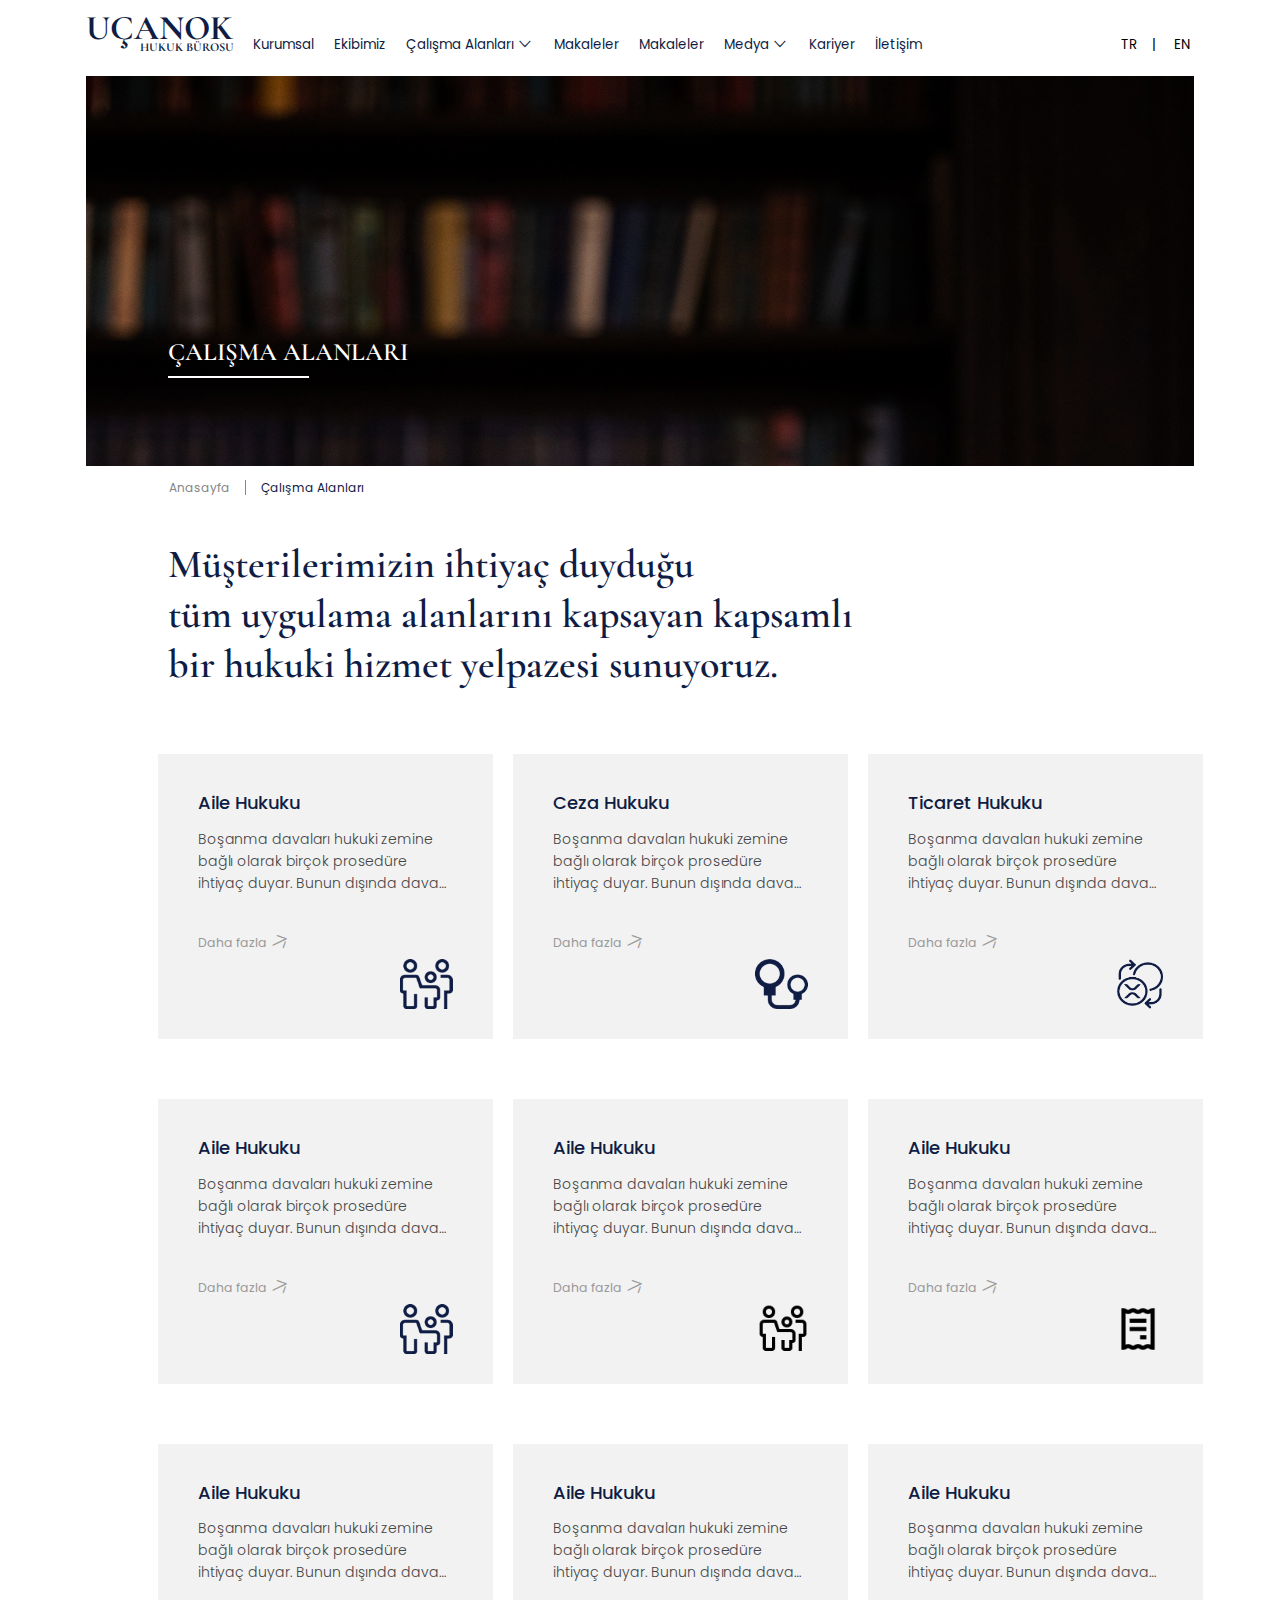
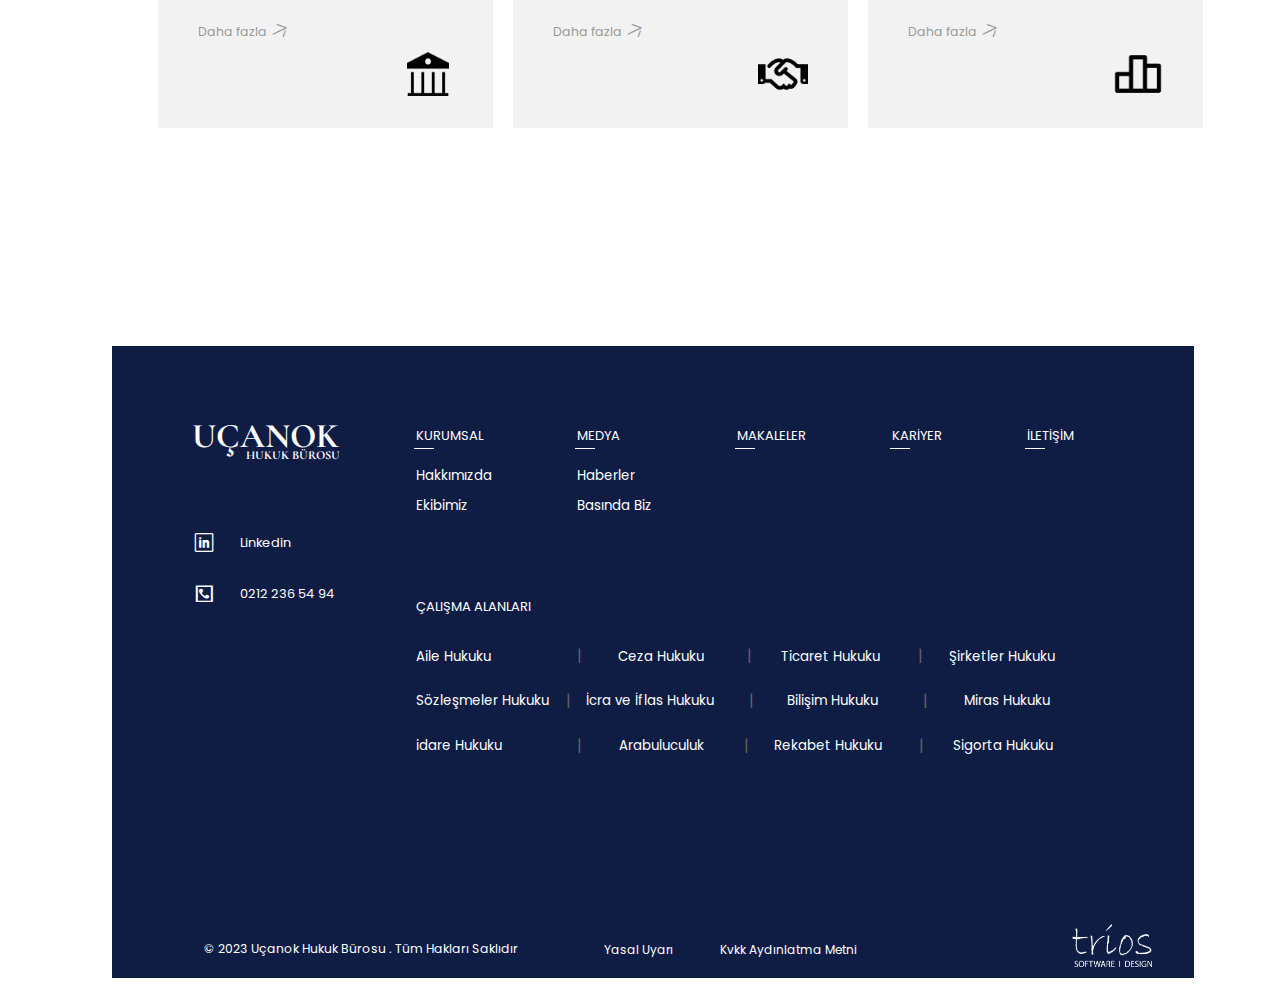
<file: calisma-alanlari.html>
<!DOCTYPE html>
<html lang="tr">

<head>
    <meta charset="UTF-8">
    <meta name="viewport" content="width=device-width, initial-scale=1, minimum-scale=1, maximum-scale=1">
    <meta name="description" content="">
    <meta name="keywords" content="">
    <meta name="author" content="">
    <meta name="robots" content="all">
    <link rel="canonical" href="" />
    <meta name="publisher" content="">
    <meta property="og:title" content="">
    <meta property="og:description" content="">
    <meta property="og:url" content="">
    <meta property="og:image" content="">
    <meta name="twitter:card" content="summary_large_image">
    <meta name="twitter:title" content="">
    <meta name="twitter:description" content="">
    <meta name="twitter:url" content="">
    <meta name="twitter:image" content="">

    <link rel="shortcut icon" href="public/favicon.ico" type="image/x-icon'">
    <link rel="icon" href="public/favicon.ico" type="image/x-icon">
    <link rel="apple-touch-icon" sizes="57x57" href="public/apple-icon-57x57.png">
    <link rel="apple-touch-icon" sizes="60x60" href="public/apple-icon-60x60.png">
    <link rel="apple-touch-icon" sizes="72x72" href="public/apple-icon-72x72.png">
    <link rel="apple-touch-icon" sizes="76x76" href="public/apple-icon-76x76.png">
    <link rel="apple-touch-icon" sizes="114x114" href="public/apple-icon-114x114.png">
    <link rel="apple-touch-icon" sizes="120x120" href="public/apple-icon-120x120.png">
    <link rel="apple-touch-icon" sizes="144x144" href="public/apple-icon-144x144.png">
    <link rel="apple-touch-icon" sizes="152x152" href="public/apple-icon-152x152.png">
    <link rel="apple-touch-icon" sizes="180x180" href="public/apple-icon-180x180.png">
    <link rel="icon" type="image/png" sizes="192x192" href="public/android-icon-192x192.png">
    <link rel="icon" type="image/png" sizes="32x32" href="public/favicon-32x32.png">
    <link rel="icon" type="image/png" sizes="96x96" href="public/favicon-96x96.png">
    <link rel="icon" type="image/png" sizes="16x16" href="public/favicon-16x16.png">
    <link rel="manifest" href="public/manifest.json">
    <meta name="msapplication-TileColor" content="#ffffff">
    <meta name="msapplication-TileImage" content="public/ms-icon-144x144.png">
    <meta name="theme-color" content="#ffffff">


    <link rel="preconnect" href="https://fonts.googleapis.com">
    <link rel="preconnect" href="https://fonts.gstatic.com" crossorigin>
    <link
        href="https://fonts.googleapis.com/css2?family=Cormorant+Garamond:ital,wght@0,300;0,400;0,500;0,600;0,700;1,300;1,400;1,500;1,600;1,700&family=Poppins:ital,wght@0,100;0,200;0,300;0,400;0,500;0,600;0,700;0,800;0,900;1,100;1,200;1,300;1,400;1,500;1,600;1,700;1,800;1,900&display=swap"
        rel="stylesheet">

    <title>Uçanok Hukuk Bürosu | Kurumsal</title>

    <link rel="stylesheet" href="public/assets/plugins/swiper/swiper-bundle.min.css">
    <link rel="stylesheet" href="public/assets/front/css/app.css">
</head>

<body>
    <div id="app">
        <div class="preloader">
            <div class="preloader-container">
                <svg class="loader" xmlns="http://www.w3.org/2000/svg" viewBox="0 0 340 340">
                    <circle cx="170" cy="170" r="160" stroke="#0f1c44"/>
                    <circle cx="170" cy="170" r="135" stroke="#ff4200"/>
                    <circle cx="170" cy="170" r="110" stroke="#0f1c44"/>
                    <circle cx="170" cy="170" r="85" stroke="#ff4200"/>
                </svg>
                <span class="icon-right-arrow-1"></span>
            </div>
        </div>
        <header id="header">
              <div class="mobileHeader">
                <a class="logo" href="index.html"><span>UÇANOK</span><span class="small">HUKUK BÜROSU</span></a>
                <div class="language">
                    <a href="javascript:;">TR</a>
                    <a href="javascript:;">EN</a>
                </div>
                <div class="navMenuButton">
                </div>
            </div>
            <div class="header container-3xl">
                <a class="logo" href="index.html"><span>UÇANOK</span><span class="small">HUKUK BÜROSU</span></a>
                <nav id="headerMenu">
                    <ul>
                        <li class="menuItem"><a class="menuLink" href="kurumsal.html">Kurumsal</a></li>
                        <li class="menuItem"><a class="menuLink" href="ekibimiz.html">Ekibimiz</a></li>
                        <li class="menuItem">
                            <span class="menuLink">Çalışma Alanları <span
                                    class="icon-right-arrow tansform90"></span></span>
                            <ul class="subMenu">
                                <li class="menuItem"><a class="menuLink" href="calisma-alanlari-detay.html">Çalışma Alanı Detay</a></li>
                                <li class="menuItem"><a class="menuLink" href="calisma-alanlari-detay.html">Çalışma Alanı Detay 2</a></li>
                                <li class="menuItem"><a class="menuLink" href="calisma-alanlari-detay.html">Çalışma Alanı Detay 3</a></li>
                                <li class="menuItem"><a class="menuLink" href="calisma-alanlari-detay.html">Çalışma Alanı Detay 4</a></li>
                            </ul>
                        </li>
                        <li class="menuItem"><a class="menuLink" href="makaleler.html">Makaleler</a></li>
                         <li class="menuItem"><a class="menuLink" href="makaleler.html">Makaleler</a></li>
                         <li class="menuItem">
                            <span class="menuLink">Medya<span
                                class="icon-right-arrow tansform90"></span></span>
                            <ul class="subMenu">
                                <li class="menuItem"><a class="menuLink" href="javascript:;">Haberler</a></li>
                                <li class="menuItem"><a class="menuLink" href="javascript:;">Basında Biz</a></li>
                            </ul>
                        </li>
                        <li class="menuItem"><a class="menuLink" href="kariyer.html">Kariyer</a></li>
                        <li class="menuItem"><a class="menuLink" href="iletisim.html">İletişim</a></li>
                    </ul>
                </nav>
                <div class="socialMediaWrapper">
                    <span>Bizi Takip Et!</span>
                    <div class="socialMedia">
                        <a href="javascript:;" target="_blank"><span class="icon-instagram" data-aos="fade-down" data-aos-duration="700" data-aos-delay="300"></span></a>
                        <a href="javascript:;" target="_blank"><span class="icon-twitter" data-aos="fade-down" data-aos-duration="700" data-aos-delay="200"></span></a>
                        <a href="javascript:;" target="_blank"><span class="icon-linkedin-2" data-aos="fade-down" data-aos-duration="700" data-aos-delay="100"></span></a>
                    </div>
                </div>
                <div class="language">
                    <a href="javascript:;">TR</a>
                    <a href="javascript:;">EN</a>
                </div>
            </div>
        </header>
        <main>
            <div class="bannerWrapper container-3xl">
                <div class="bannerContainer">
                    <div class="bannerImage">
                        <img src="public/assets/images/media/ekaterina.jpg" alt="">
                    </div>
                    <div class="bannerDesc">
                        <div class="pageTitle">
                            <div class="bannerTitle">Çalışma Alanları</div>
                        </div>
                    </div>
                </div>
                <div class="breadCrumb">
                    <a href="index.html">Anasayfa</a>
                    <a class="active" href="javascript:;">Çalışma Alanları</a>
                </div>
            </div>
            <div class="pageWrapper">
                <div class="container-3xl">
                    <div class="pageContent pe-lg-0">
                        <h1 class="preLine">Müşterilerimizin ihtiyaç duyduğu
                            tüm uygulama alanlarını kapsayan kapsamlı
                            bir hukuki hizmet yelpazesi sunuyoruz.</h1>

                        <div class="cards type1">
                            <div class="card">
                                <a href="calisma-alanlari-detay.html">
                                    <div class="card-body">
                                        <h2 class="card-title">Aile Hukuku</h2>
                                        <div class="card-text">
                                            <p>Boşanma davaları hukuki zemine bağlı olarak birçok prosedüre
                                                ihtiyaç duyar. Bunun dışında dava süreçlerinin etkili bir
                                                şekilde yönetilmesi</p>
                                        </div>
                                        <div class="all-btn"><span>Daha fazla</span><span
                                                class="icon-right-arrow-1 transform23"></span></div>
                                    </div>
                                    <div class="card-footer">
                                        <img src="public/assets/images/statics/icon/calismaalanlari/aile.png" alt="">
                                    </div>
                                </a>
                            </div>
                            <div class="card">
                                <a href="calisma-alanlari-detay.html">
                                    <div class="card-body">
                                        <h2 class="card-title">Ceza Hukuku</h2>
                                        <div class="card-text">
                                            <p>Boşanma davaları hukuki zemine bağlı olarak birçok prosedüre
                                                ihtiyaç duyar. Bunun dışında dava süreçlerinin etkili bir
                                                şekilde yönetilmesi</p>
                                        </div>
                                        <div class="all-btn"><span>Daha fazla</span><span
                                                class="icon-right-arrow-1 transform23"></span></div>
                                    </div>
                                    <div class="card-footer"> <img src="public/assets/images/statics/icon/calismaalanlari/ceza.png" alt=""></div>
                                </a>
                            </div>
                            <div class="card">
                                <a href="calisma-alanlari-detay.html">
                                    <div class="card-body">
                                        <h2 class="card-title">Ticaret Hukuku</h2>
                                        <div class="card-text">
                                            <p>Boşanma davaları hukuki zemine bağlı olarak birçok prosedüre
                                                ihtiyaç duyar. Bunun dışında dava süreçlerinin etkili bir
                                                şekilde yönetilmesi</p>
                                        </div>
                                        <div class="all-btn"><span>Daha fazla</span><span
                                                class="icon-right-arrow-1 transform23"></span></div>
                                    </div>
                                    <div class="card-footer">
                                        <img src="public/assets/images/statics/icon/calismaalanlari/ticaret.png" alt="">
                                    </div>
                                </a>
                            </div>
                            <div class="card">
                                <a href="calisma-alanlari-detay.html">
                                    <div class="card-body">
                                        <h2 class="card-title">Aile Hukuku</h2>
                                        <div class="card-text">
                                            <p>Boşanma davaları hukuki zemine bağlı olarak birçok prosedüre
                                                ihtiyaç duyar. Bunun dışında dava süreçlerinin etkili bir
                                                şekilde yönetilmesi</p>
                                        </div>
                                        <div class="all-btn"><span>Daha fazla</span><span
                                                class="icon-right-arrow-1 transform23"></span></div>
                                    </div>
                                    <div class="card-footer">
                                        <img src="public/assets/images/statics/icon/calismaalanlari/aile.png" alt="">
                                    </div>
                                </a>
                            </div>
                            <div class="card">
                                <a href="calisma-alanlari-detay.html">
                                    <div class="card-body">
                                        <h2 class="card-title">Aile Hukuku</h2>
                                        <div class="card-text">
                                            <p>Boşanma davaları hukuki zemine bağlı olarak birçok prosedüre
                                                ihtiyaç duyar. Bunun dışında dava süreçlerinin etkili bir
                                                şekilde yönetilmesi</p>
                                        </div>
                                        <div class="all-btn"><span>Daha fazla</span><span
                                                class="icon-right-arrow-1 transform23"></span></div>
                                    </div>
                                    <div class="card-footer"><img src="public/assets/images/statics/icon/pedestrian.png"
                                            alt=""></div>
                                </a>
                            </div>
                            <div class="card">
                                <a href="calisma-alanlari-detay.html">
                                    <div class="card-body">
                                        <h2 class="card-title">Aile Hukuku</h2>
                                        <div class="card-text">
                                            <p>Boşanma davaları hukuki zemine bağlı olarak birçok prosedüre
                                                ihtiyaç duyar. Bunun dışında dava süreçlerinin etkili bir
                                                şekilde yönetilmesi</p>
                                        </div>
                                        <div class="all-btn"><span>Daha fazla</span><span
                                                class="icon-right-arrow-1 transform23"></span></div>
                                    </div>
                                    <div class="card-footer"><img src="public/assets/images/statics/icon/3507744_bill_iconoteka_money_payment_receipt_icon.png"
                                            alt=""></div>
                                </a>
                            </div>
                            <div class="card">
                                <a href="calisma-alanlari-detay.html">
                                    <div class="card-body">
                                        <h2 class="card-title">Aile Hukuku</h2>
                                        <div class="card-text">
                                            <p>Boşanma davaları hukuki zemine bağlı olarak birçok prosedüre
                                                ihtiyaç duyar. Bunun dışında dava süreçlerinin etkili bir
                                                şekilde yönetilmesi</p>
                                        </div>
                                        <div class="all-btn"><span>Daha fazla</span><span
                                                class="icon-right-arrow-1 transform23"></span></div>
                                    </div>
                                    <div class="card-footer"><img src="public/assets/images/statics/icon/5925622_college_government_institute_icon.png"
                                            alt=""></div>
                                </a>
                            </div>
                            <div class="card">
                                <a href="calisma-alanlari-detay.html">
                                    <div class="card-body">
                                        <h2 class="card-title">Aile Hukuku</h2>
                                        <div class="card-text">
                                            <p>Boşanma davaları hukuki zemine bağlı olarak birçok prosedüre
                                                ihtiyaç duyar. Bunun dışında dava süreçlerinin etkili bir
                                                şekilde yönetilmesi</p>
                                        </div>
                                        <div class="all-btn"><span>Daha fazla</span><span
                                                class="icon-right-arrow-1 transform23"></span></div>
                                    </div>
                                    <div class="card-footer"><img src="public/assets/images/statics/icon/8664937_handshake_agreement_icon.png"
                                            alt=""></div>
                                </a>
                            </div>
                            <div class="card">
                                <a href="calisma-alanlari-detay.html">
                                    <div class="card-body">
                                        <h2 class="card-title">Aile Hukuku</h2>
                                        <div class="card-text">
                                            <p>Boşanma davaları hukuki zemine bağlı olarak birçok prosedüre
                                                ihtiyaç duyar. Bunun dışında dava süreçlerinin etkili bir
                                                şekilde yönetilmesi</p>
                                        </div>
                                        <div class="all-btn"><span>Daha fazla</span><span
                                                class="icon-right-arrow-1 transform23"></span></div>
                                    </div>
                                    <div class="card-footer"><img src="public/assets/images/statics/icon/5898866_competition_leaderboard_rank_ranking_icon.png"
                                            alt=""></div>
                                </a>
                            </div>
                        </div>
                    </div>
                </div>
            </div>
        </main>
        <footer>
            <div class="container-3xl">
                <div class="footer">
                    <div class="top">
                        <div class="leftColumn">
                            <a class="logo light" href="index.html"><span>UÇANOK</span><span class="small">HUKUK
                                    BÜROSU</span></a>
                            <div class="contact-buttons">
                                <a href="https://tr.linkedin.com/in/avmerveucanok" target="_blank"><span
                                        class="icon-linkedin-2"></span><span>Linkedin</span></a>
                                <a href="tel:02122365494"><span class="icon-phone"></span><span>0212 236 54
                                        94</span></a>
                            </div>
                        </div>
                        <div class="rightColumn">
                            <nav class="show light">
                                <ul>
                                    <li class="menuItem">
                                        <span class="menuLink" href="javascript:;">Kurumsal</span>
                                        <ul class="subMenu">
                                            <li class="menuItem"><a class="menuLink" href="javascript:;">Hakkımızda</a>
                                            </li>
                                            <li class="menuItem"><a class="menuLink" href="javascript:;">Ekibimiz</a>
                                            </li>
                                        </ul>
                                    </li>
                                    <li class="menuItem">
                                        <span class="menuLink" href="javascript:;">Medya</span>
                                        <ul class="subMenu">
                                            <li class="menuItem"><a class="menuLink" href="javascript:;">Haberler</a>
                                            </li>
                                            <li class="menuItem"><a class="menuLink" href="javascript:;">Basında Biz</a>
                                            </li>
                                        </ul>
                                    </li>
                                    <li class="menuItem"><a class="menuLink" href="javascript:;">Makaleler</a></li>
                                    <li class="menuItem"><a class="menuLink" href="javascript:;">Kariyer</a></li>
                                    <li class="menuItem"><a class="menuLink" href="javascript:;">İletişim</a></li>
                                </ul>
                                <ul>
                                    <li class="menuItem w-100">
                                        <span class="menuLink noLine" href="javascript:;">Çalışma Alanları</span>
                                        <ul class="subMenu grid">
                                            <li class="menuItem"><a class="menuLink" target="_blank"
                                                    href="javascript:;">Aile Hukuku</a></li>
                                            <li class="menuItem"><a class="menuLink" target="_blank"
                                                    href="javascript:;">Ceza Hukuku</a></li>
                                            <li class="menuItem"><a class="menuLink" target="_blank"
                                                    href="javascript:;">Ticaret Hukuku</a></li>
                                            <li class="menuItem"><a class="menuLink" target="_blank"
                                                    href="javascript:;">Şirketler Hukuku</a></li>
                                            <li class="menuItem"><a class="menuLink" target="_blank"
                                                    href="javascript:;">Sözleşmeler Hukuku</a></li>
                                            <li class="menuItem"><a class="menuLink" target="_blank"
                                                    href="javascript:;">İcra ve İflas Hukuku</a></li>
                                            <li class="menuItem"><a class="menuLink" target="_blank"
                                                    href="javascript:;">Bilişim Hukuku</a></li>
                                            <li class="menuItem"><a class="menuLink" target="_blank"
                                                    href="javascript:;">Miras Hukuku</a></li>
                                            <li class="menuItem"><a class="menuLink" target="_blank"
                                                    href="javascript:;">idare Hukuku</a></li>
                                            <li class="menuItem"><a class="menuLink" target="_blank"
                                                    href="javascript:;">Arabuluculuk</a></li>
                                            <li class="menuItem"><a class="menuLink" target="_blank"
                                                    href="javascript:;">Rekabet Hukuku</a></li>
                                            <li class="menuItem"><a class="menuLink" target="_blank"
                                                    href="javascript:;">Sigorta Hukuku</a></li>
                                        </ul>
                                    </li>
                                </ul>
                            </nav>
                        </div>
                    </div>
                    <div class="bottom">
                        <div class="copyRight">© 2023 Uçanok Hukuk Bürosu . Tüm Hakları Saklıdır</div>
                        <nav class="light">
                            <ul class="">
                                <li class="menuItem">
                                    <a href="javascript:;" class="menuLink">Yasal Uyarı</a>
                                </li>
                                <li class="menuItem">
                                    <a href="javascript:;" class="menuLink">Kvkk Aydınlatma Metni</a>
                                </li>
                            </ul>
                       </nav>
                        <a href="javascript:;" class="trios"><img src="public/assets/images/statics/trios-logo.png" alt=""></a>
                    </div>
                </div>
            </div>
        </footer>
    </div>


    <script src="public/assets/plugins/jquery.min.js"></script>
    <script src="public/assets/plugins/aos/aos.js"></script>
    <script src="public/assets/plugins/sharer.min.js"></script>
    <script src="public/assets/plugins/swiper/swiper-bundle.min.js"></script>
    <script src="public/assets/front/js/app.js"></script>

</body>

</html>
</file>
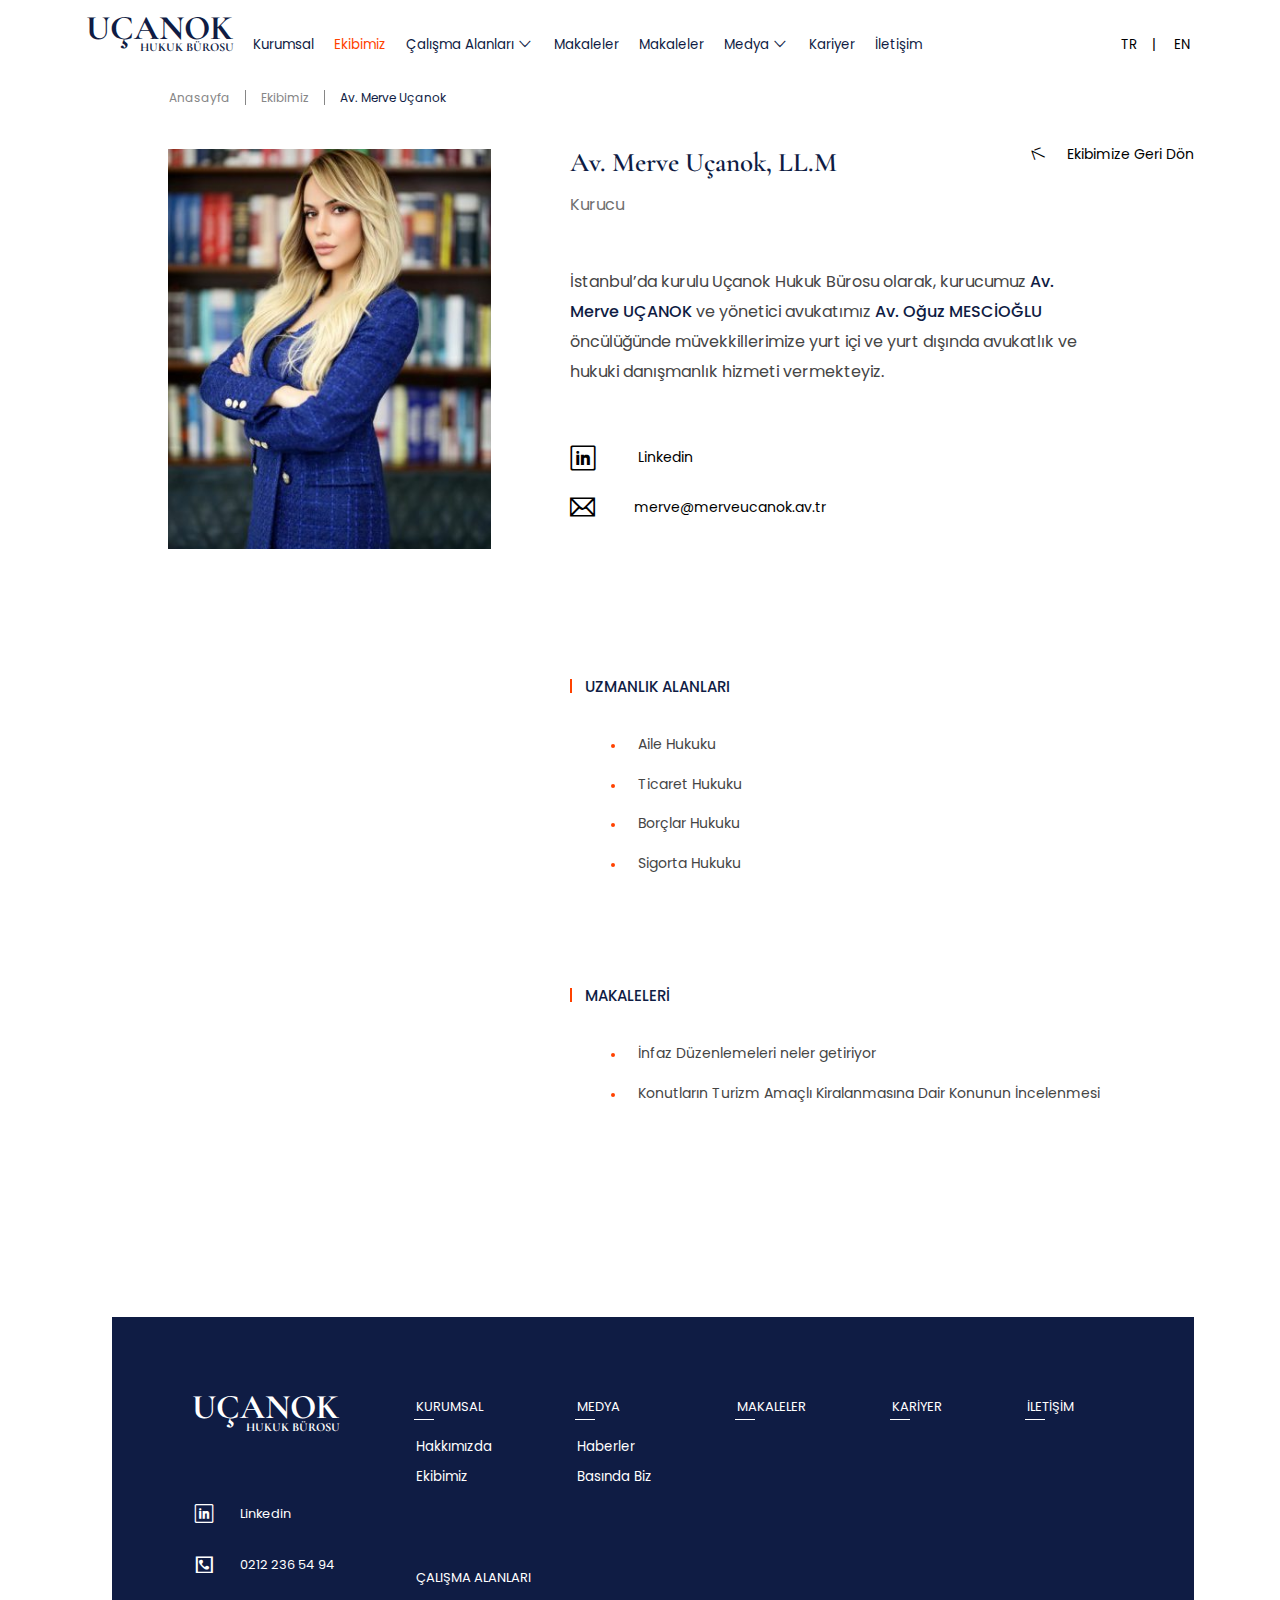
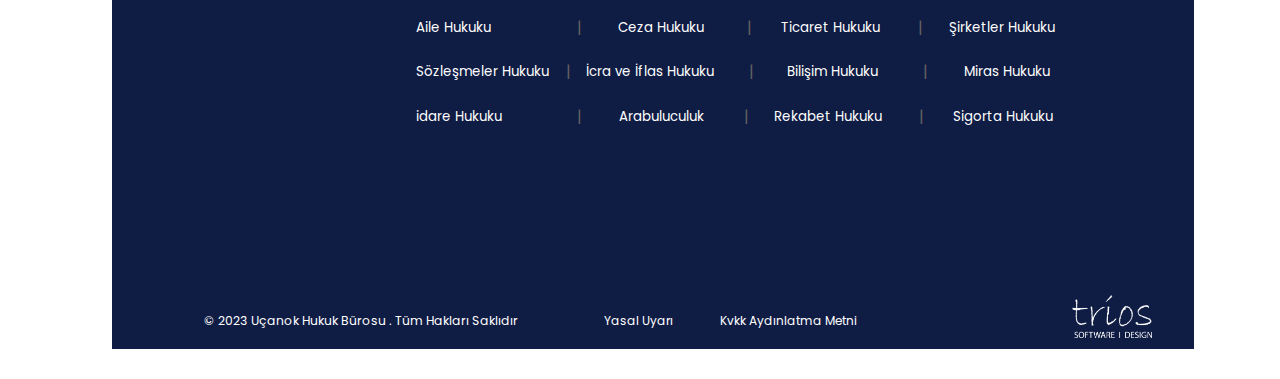
<file: ekibimiz-detay.html>
<!DOCTYPE html>
<html lang="tr">

<head>
    <meta charset="UTF-8">
    <meta name="viewport" content="width=device-width, initial-scale=1, minimum-scale=1, maximum-scale=1">
    <meta name="description" content="">
    <meta name="keywords" content="">
    <meta name="author" content="">
    <meta name="robots" content="all">
    <link rel="canonical" href="" />
    <meta name="publisher" content="">
    <meta property="og:title" content="">
    <meta property="og:description" content="">
    <meta property="og:url" content="">
    <meta property="og:image" content="">
    <meta name="twitter:card" content="summary_large_image">
    <meta name="twitter:title" content="">
    <meta name="twitter:description" content="">
    <meta name="twitter:url" content="">
    <meta name="twitter:image" content="">

    <link rel="shortcut icon" href="public/favicon.ico" type="image/x-icon'">
    <link rel="icon" href="public/favicon.ico" type="image/x-icon">
    <link rel="apple-touch-icon" sizes="57x57" href="public/apple-icon-57x57.png">
    <link rel="apple-touch-icon" sizes="60x60" href="public/apple-icon-60x60.png">
    <link rel="apple-touch-icon" sizes="72x72" href="public/apple-icon-72x72.png">
    <link rel="apple-touch-icon" sizes="76x76" href="public/apple-icon-76x76.png">
    <link rel="apple-touch-icon" sizes="114x114" href="public/apple-icon-114x114.png">
    <link rel="apple-touch-icon" sizes="120x120" href="public/apple-icon-120x120.png">
    <link rel="apple-touch-icon" sizes="144x144" href="public/apple-icon-144x144.png">
    <link rel="apple-touch-icon" sizes="152x152" href="public/apple-icon-152x152.png">
    <link rel="apple-touch-icon" sizes="180x180" href="public/apple-icon-180x180.png">
    <link rel="icon" type="image/png" sizes="192x192" href="public/android-icon-192x192.png">
    <link rel="icon" type="image/png" sizes="32x32" href="public/favicon-32x32.png">
    <link rel="icon" type="image/png" sizes="96x96" href="public/favicon-96x96.png">
    <link rel="icon" type="image/png" sizes="16x16" href="public/favicon-16x16.png">
    <link rel="manifest" href="public/manifest.json">
    <meta name="msapplication-TileColor" content="#ffffff">
    <meta name="msapplication-TileImage" content="public/ms-icon-144x144.png">
    <meta name="theme-color" content="#ffffff">


    <link rel="preconnect" href="https://fonts.googleapis.com">
    <link rel="preconnect" href="https://fonts.gstatic.com" crossorigin>
    <link
        href="https://fonts.googleapis.com/css2?family=Cormorant+Garamond:ital,wght@0,300;0,400;0,500;0,600;0,700;1,300;1,400;1,500;1,600;1,700&family=Poppins:ital,wght@0,100;0,200;0,300;0,400;0,500;0,600;0,700;0,800;0,900;1,100;1,200;1,300;1,400;1,500;1,600;1,700;1,800;1,900&display=swap"
        rel="stylesheet">

    <title>Uçanok Hukuk Bürosu | Kurumsal</title>

    <link rel="stylesheet" href="public/assets/plugins/swiper/swiper-bundle.min.css">
    <link rel="stylesheet" href="public/assets/front/css/app.css">
</head>

<body>
    <div id="app">
        <div class="preloader">
            <div class="preloader-container">
                <svg class="loader" xmlns="http://www.w3.org/2000/svg" viewBox="0 0 340 340">
                    <circle cx="170" cy="170" r="160" stroke="#0f1c44"/>
                    <circle cx="170" cy="170" r="135" stroke="#ff4200"/>
                    <circle cx="170" cy="170" r="110" stroke="#0f1c44"/>
                    <circle cx="170" cy="170" r="85" stroke="#ff4200"/>
                </svg>
                <span class="icon-right-arrow-1"></span>
            </div>
        </div>
        <header id="header">
              <div class="mobileHeader">
                <a class="logo" href="index.html"><span>UÇANOK</span><span class="small">HUKUK BÜROSU</span></a>
                <div class="language">
                    <a href="javascript:;">TR</a>
                    <a href="javascript:;">EN</a>
                </div>
                <div class="navMenuButton">
                </div>
            </div>
            <div class="header container-3xl">
                <a class="logo" href="index.html"><span>UÇANOK</span><span class="small">HUKUK BÜROSU</span></a>
                <nav id="headerMenu">
                    <ul>
                        <li class="menuItem"><a class="menuLink" href="kurumsal.html">Kurumsal</a></li>
                        <li class="menuItem"><a class="menuLink active" href="ekibimiz.html">Ekibimiz</a></li>
                        <li class="menuItem">
                            <span class="menuLink">Çalışma Alanları <span
                                    class="icon-right-arrow tansform90"></span></span>
                            <ul class="subMenu">
                                <li class="menuItem"><a class="menuLink" href="calisma-alanlari-detay.html">Çalışma Alanı Detay</a></li>
                                <li class="menuItem"><a class="menuLink" href="calisma-alanlari-detay.html">Çalışma Alanı Detay 2</a></li>
                                <li class="menuItem"><a class="menuLink" href="calisma-alanlari-detay.html">Çalışma Alanı Detay 3</a></li>
                                <li class="menuItem"><a class="menuLink" href="calisma-alanlari-detay.html">Çalışma Alanı Detay 4</a></li>
                            </ul>
                        </li>
                        <li class="menuItem"><a class="menuLink" href="makaleler.html">Makaleler</a></li>
                         <li class="menuItem"><a class="menuLink" href="makaleler.html">Makaleler</a></li>
                         <li class="menuItem">
                            <span class="menuLink">Medya<span
                                class="icon-right-arrow tansform90"></span></span>
                            <ul class="subMenu">
                                <li class="menuItem"><a class="menuLink" href="javascript:;">Haberler</a></li>
                                <li class="menuItem"><a class="menuLink" href="javascript:;">Basında Biz</a></li>
                            </ul>
                        </li>
                        <li class="menuItem"><a class="menuLink" href="kariyer.html">Kariyer</a></li>
                        <li class="menuItem"><a class="menuLink" href="iletisim.html">İletişim</a></li>
                    </ul>
                </nav>
                <div class="socialMediaWrapper">
                    <span>Bizi Takip Et!</span>
                    <div class="socialMedia">
                        <a href="javascript:;" target="_blank"><span class="icon-instagram" data-aos="fade-down" data-aos-duration="700" data-aos-delay="300"></span></a>
                        <a href="javascript:;" target="_blank"><span class="icon-twitter" data-aos="fade-down" data-aos-duration="700" data-aos-delay="200"></span></a>
                        <a href="javascript:;" target="_blank"><span class="icon-linkedin-2" data-aos="fade-down" data-aos-duration="700" data-aos-delay="100"></span></a>
                    </div>
                </div>
                <div class="language">
                    <a href="javascript:;">TR</a>
                    <a href="javascript:;">EN</a>
                </div>
            </div>
        </header>
        <main>
            <div class="bannerWrapper container-3xl">
                <div class="d-lg-flex w-100">
                    <div class="breadCrumb">
                        <a href="index.html">Anasayfa</a>
                        <a href="Ekibimiz">Ekibimiz</a>
                        <a class="active" href="javascript:;">Av. Merve Uçanok</a>
                    </div>
                    <a href="javascript:;" class="backButton" onclick="history.back()"> <span class="icon-right-arrow-1 transform154"></span><span>Ekibimize Geri Dön</span></a>
                </div>
            </div>
            <div class="pageWrapper">
                <div class="container-3xl">
                    <div class="pageContent pe-lg-0">
                        <div class="d-flex teamDetailsWrapper">
                            <div class="teamImg">
                                <div class="imageWrapper">
                                    <img src="public/assets/images/media/ekip-1.jpeg" alt="">
                                </div>
                            </div>
                            <div class="teamDetails">
                                <div class="top">
                                    <div class="titleColumn">
                                        <h1>Av. Merve Uçanok, LL.M</h1>
                                        <span class="titleTag">Kurucu</span>
                                    </div>
                                    <a href="javascript:;" class="backButton" onclick="history.back()"> <span class="icon-right-arrow-1 transform154"></span><span>Ekibimize Geri Dön</span></a>
                                </div>
                                <div class="paragraph">
                                    <p>İstanbul’da kurulu Uçanok Hukuk Bürosu olarak, kurucumuz <b>Av. Merve UÇANOK</b> ve yönetici avukatımız <b>Av. Oğuz MESCİOĞLU</b> öncülüğünde müvekkillerimize yurt içi ve yurt dışında avukatlık ve hukuki danışmanlık hizmeti vermekteyiz. </p>
                                </div>
                                <div class="socialMedia">
                                    <a href="javascript:;" class="linkedin"><span class="icon-linkedin-2"></span><span>Linkedin</span></a>
                                    <a href="javascript:;"><span class="icon-email"></span><span>merve@merveucanok.av.tr</span></a>
                                </div>
                                <div class="listWrapper">
                                    <div class="fixTitle">
                                        <span>Uzmanlık Alanları</span>
                                    </div>
                                    <ul class="list">
                                        <li><a href="javascript:;" target="_blank">Aile Hukuku</a></li>
                                        <li><a href="javascript:;" target="_blank">Ticaret Hukuku</a></li>
                                        <li><a href="javascript:;" target="_blank">Borçlar Hukuku</a></li>
                                        <li><a href="javascript:;" target="_blank">Sigorta Hukuku</a></li>
                                    </ul>
                                </div>
                                <div class="listWrapper">
                                    <div class="fixTitle">
                                        <span>Makaleleri</span>
                                    </div>
                                    <ul class="list">
                                        <li><a href="javascript:;" target="_blank">İnfaz Düzenlemeleri neler getiriyor</a></li>
                                        <li><a href="javascript:;" target="_blank">Konutların Turizm Amaçlı Kiralanmasına Dair Konunun İncelenmesi</a></li>
                                    </ul>
                                </div>
                            </div>
                        </div>
                    </div>
                </div>
            </div>
        </main>
        <footer>
            <div class="container-3xl">
                <div class="footer">
                    <div class="top">
                        <div class="leftColumn">
                            <a class="logo light" href="index.html"><span>UÇANOK</span><span class="small">HUKUK
                                    BÜROSU</span></a>
                            <div class="contact-buttons">
                                <a href="https://tr.linkedin.com/in/avmerveucanok" target="_blank"><span
                                        class="icon-linkedin-2"></span><span>Linkedin</span></a>
                                <a href="tel:02122365494"><span class="icon-phone"></span><span>0212 236 54
                                        94</span></a>
                            </div>
                        </div>
                        <div class="rightColumn">
                            <nav class="show light">
                                <ul>
                                    <li class="menuItem">
                                        <span class="menuLink" href="javascript:;">Kurumsal</span>
                                        <ul class="subMenu">
                                            <li class="menuItem"><a class="menuLink" href="javascript:;">Hakkımızda</a>
                                            </li>
                                            <li class="menuItem"><a class="menuLink" href="javascript:;">Ekibimiz</a>
                                            </li>
                                        </ul>
                                    </li>
                                    <li class="menuItem">
                                        <span class="menuLink" href="javascript:;">Medya</span>
                                        <ul class="subMenu">
                                            <li class="menuItem"><a class="menuLink" href="javascript:;">Haberler</a>
                                            </li>
                                            <li class="menuItem"><a class="menuLink" href="javascript:;">Basında Biz</a>
                                            </li>
                                        </ul>
                                    </li>
                                    <li class="menuItem"><a class="menuLink" href="javascript:;">Makaleler</a></li>
                                    <li class="menuItem"><a class="menuLink" href="javascript:;">Kariyer</a></li>
                                    <li class="menuItem"><a class="menuLink" href="javascript:;">İletişim</a></li>
                                </ul>
                                <ul>
                                    <li class="menuItem w-100">
                                        <span class="menuLink noLine" href="javascript:;">Çalışma Alanları</span>
                                        <ul class="subMenu grid">
                                            <li class="menuItem"><a class="menuLink" target="_blank"
                                                    href="javascript:;">Aile Hukuku</a></li>
                                            <li class="menuItem"><a class="menuLink" target="_blank"
                                                    href="javascript:;">Ceza Hukuku</a></li>
                                            <li class="menuItem"><a class="menuLink" target="_blank"
                                                    href="javascript:;">Ticaret Hukuku</a></li>
                                            <li class="menuItem"><a class="menuLink" target="_blank"
                                                    href="javascript:;">Şirketler Hukuku</a></li>
                                            <li class="menuItem"><a class="menuLink" target="_blank"
                                                    href="javascript:;">Sözleşmeler Hukuku</a></li>
                                            <li class="menuItem"><a class="menuLink" target="_blank"
                                                    href="javascript:;">İcra ve İflas Hukuku</a></li>
                                            <li class="menuItem"><a class="menuLink" target="_blank"
                                                    href="javascript:;">Bilişim Hukuku</a></li>
                                            <li class="menuItem"><a class="menuLink" target="_blank"
                                                    href="javascript:;">Miras Hukuku</a></li>
                                            <li class="menuItem"><a class="menuLink" target="_blank"
                                                    href="javascript:;">idare Hukuku</a></li>
                                            <li class="menuItem"><a class="menuLink" target="_blank"
                                                    href="javascript:;">Arabuluculuk</a></li>
                                            <li class="menuItem"><a class="menuLink" target="_blank"
                                                    href="javascript:;">Rekabet Hukuku</a></li>
                                            <li class="menuItem"><a class="menuLink" target="_blank"
                                                    href="javascript:;">Sigorta Hukuku</a></li>
                                        </ul>
                                    </li>
                                </ul>
                            </nav>
                        </div>
                    </div>
                    <div class="bottom">
                        <div class="copyRight">© 2023 Uçanok Hukuk Bürosu . Tüm Hakları Saklıdır</div>
                        <nav class="light">
                            <ul class="">
                                <li class="menuItem">
                                    <a href="javascript:;" class="menuLink">Yasal Uyarı</a>
                                </li>
                                <li class="menuItem">
                                    <a href="javascript:;" class="menuLink">Kvkk Aydınlatma Metni</a>
                                </li>
                            </ul>
                       </nav>
                        <a href="javascript:;" class="trios"><img src="public/assets/images/statics/trios-logo.png" alt=""></a>
                    </div>
                </div>
            </div>
        </footer>
    </div>


    <script src="public/assets/plugins/jquery.min.js"></script>
    <script src="public/assets/plugins/aos/aos.js"></script>
    <script src="public/assets/plugins/sharer.min.js"></script>
    <script src="public/assets/plugins/swiper/swiper-bundle.min.js"></script>
    <script src="public/assets/front/js/app.js"></script>

</body>

</html>
</file>
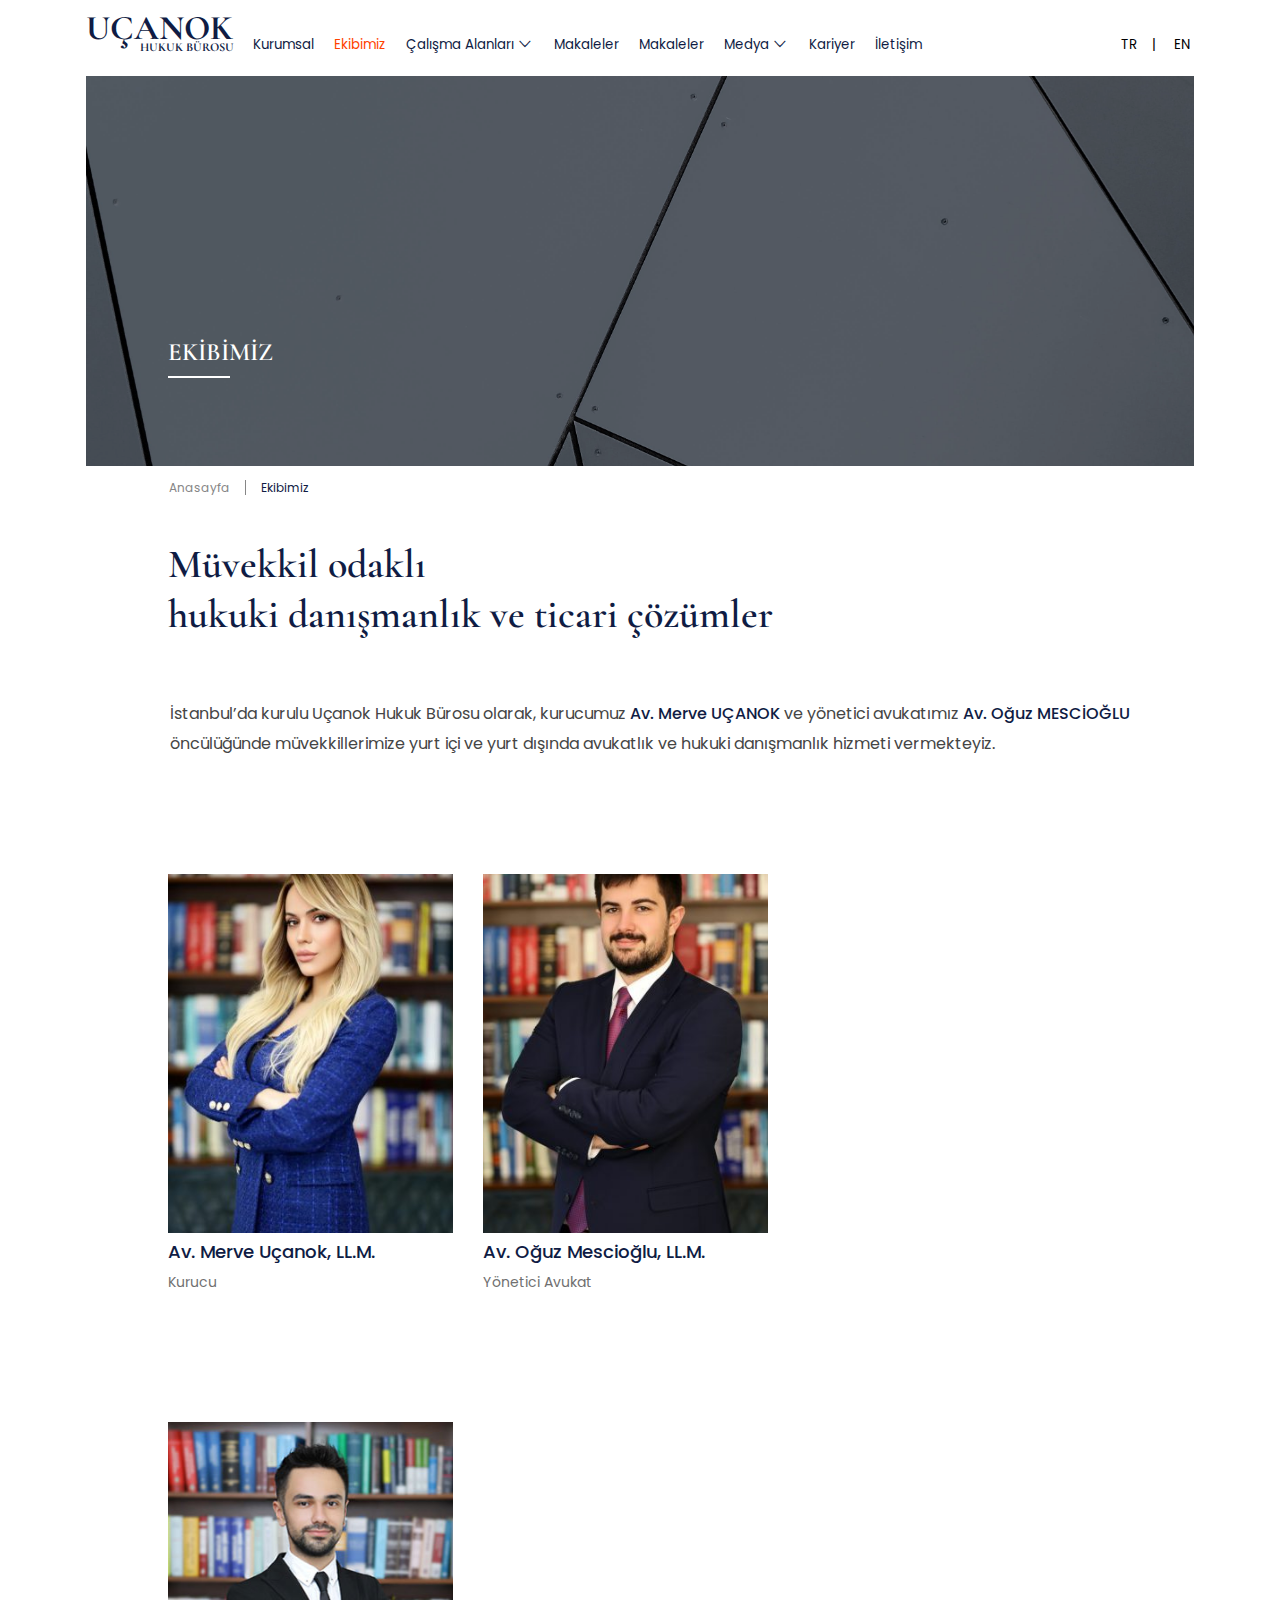
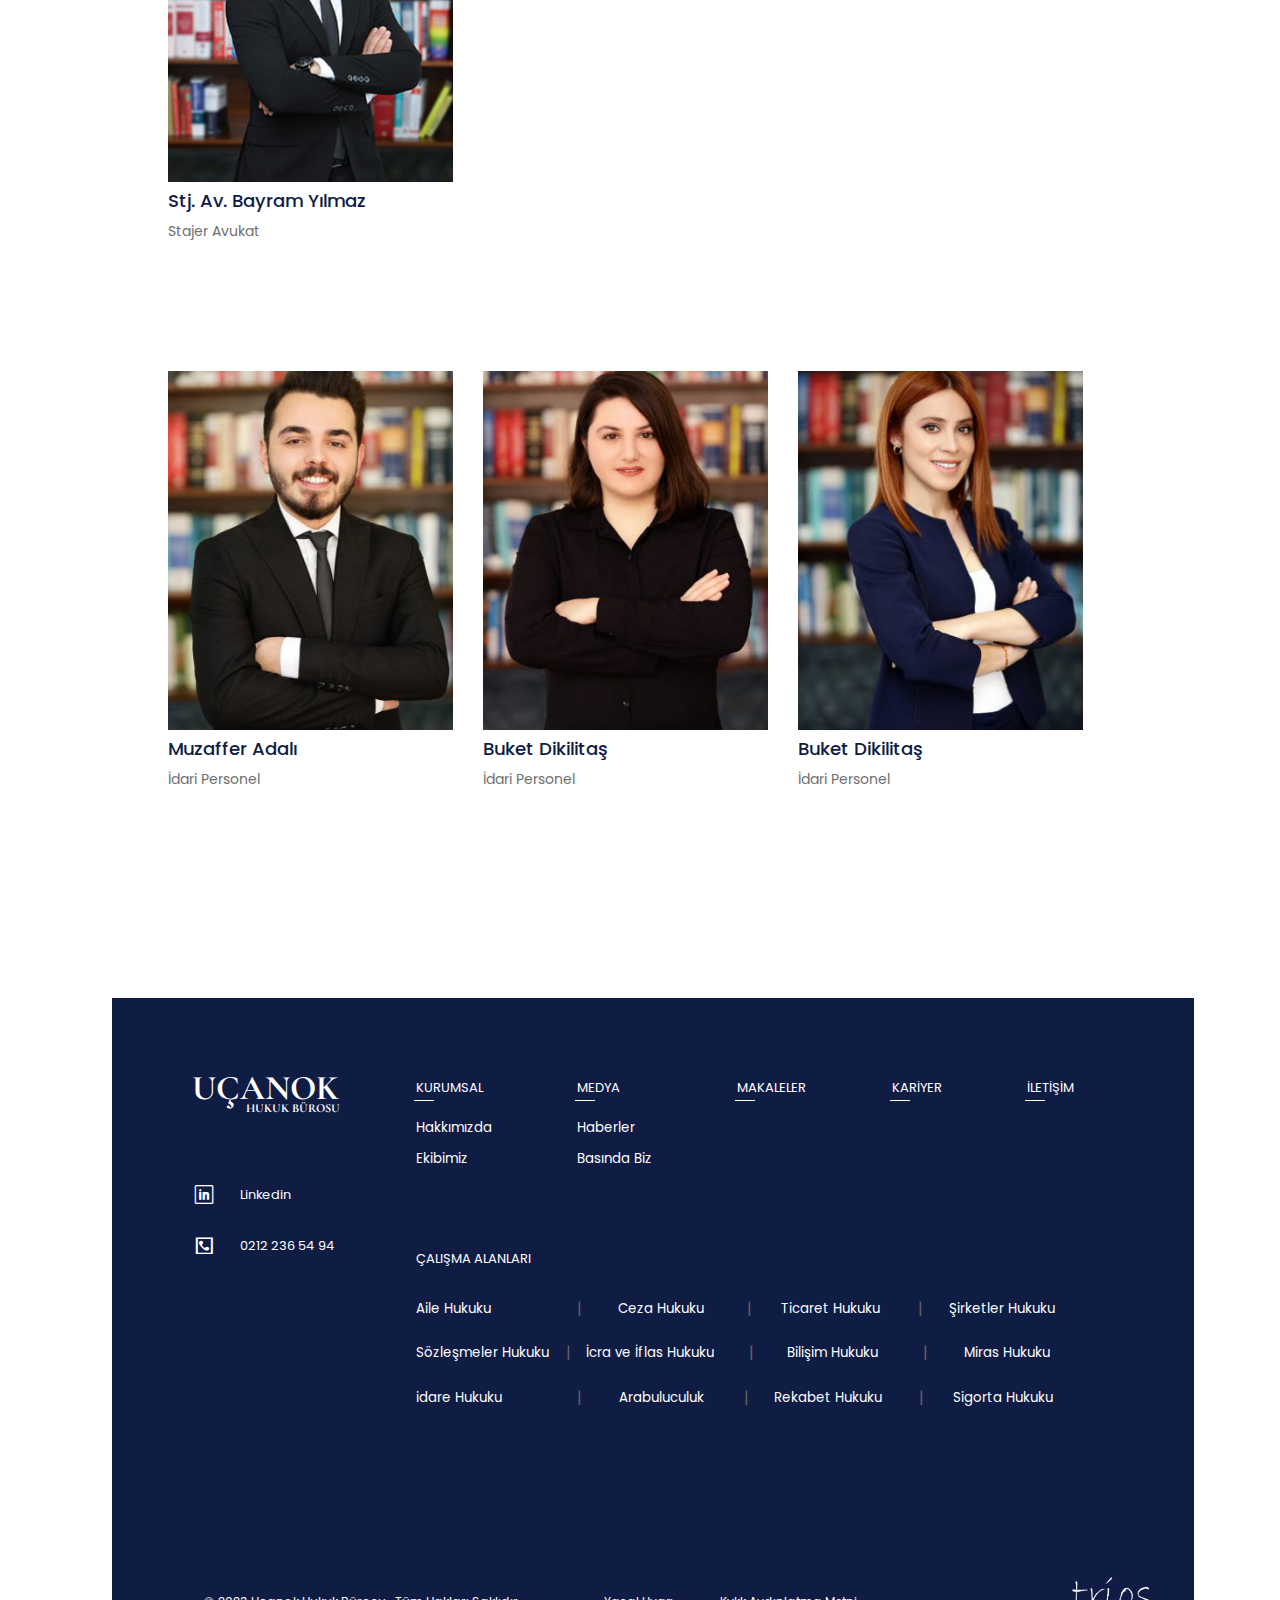
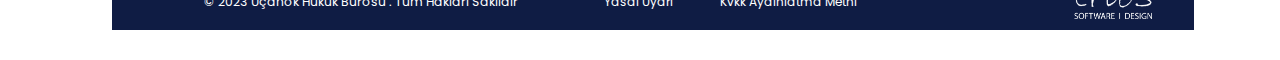
<file: ekibimiz.html>
<!DOCTYPE html>
<html lang="tr">

<head>
    <meta charset="UTF-8">
    <meta name="viewport" content="width=device-width, initial-scale=1, minimum-scale=1, maximum-scale=1">
    <meta name="description" content="">
    <meta name="keywords" content="">
    <meta name="author" content="">
    <meta name="robots" content="all">
    <link rel="canonical" href="" />
    <meta name="publisher" content="">
    <meta property="og:title" content="">
    <meta property="og:description" content="">
    <meta property="og:url" content="">
    <meta property="og:image" content="">
    <meta name="twitter:card" content="summary_large_image">
    <meta name="twitter:title" content="">
    <meta name="twitter:description" content="">
    <meta name="twitter:url" content="">
    <meta name="twitter:image" content="">

    <link rel="shortcut icon" href="public/favicon.ico" type="image/x-icon'">
    <link rel="icon" href="public/favicon.ico" type="image/x-icon">
    <link rel="apple-touch-icon" sizes="57x57" href="public/apple-icon-57x57.png">
    <link rel="apple-touch-icon" sizes="60x60" href="public/apple-icon-60x60.png">
    <link rel="apple-touch-icon" sizes="72x72" href="public/apple-icon-72x72.png">
    <link rel="apple-touch-icon" sizes="76x76" href="public/apple-icon-76x76.png">
    <link rel="apple-touch-icon" sizes="114x114" href="public/apple-icon-114x114.png">
    <link rel="apple-touch-icon" sizes="120x120" href="public/apple-icon-120x120.png">
    <link rel="apple-touch-icon" sizes="144x144" href="public/apple-icon-144x144.png">
    <link rel="apple-touch-icon" sizes="152x152" href="public/apple-icon-152x152.png">
    <link rel="apple-touch-icon" sizes="180x180" href="public/apple-icon-180x180.png">
    <link rel="icon" type="image/png" sizes="192x192" href="public/android-icon-192x192.png">
    <link rel="icon" type="image/png" sizes="32x32" href="public/favicon-32x32.png">
    <link rel="icon" type="image/png" sizes="96x96" href="public/favicon-96x96.png">
    <link rel="icon" type="image/png" sizes="16x16" href="public/favicon-16x16.png">
    <link rel="manifest" href="public/manifest.json">
    <meta name="msapplication-TileColor" content="#ffffff">
    <meta name="msapplication-TileImage" content="public/ms-icon-144x144.png">
    <meta name="theme-color" content="#ffffff">


    <link rel="preconnect" href="https://fonts.googleapis.com">
    <link rel="preconnect" href="https://fonts.gstatic.com" crossorigin>
    <link
        href="https://fonts.googleapis.com/css2?family=Cormorant+Garamond:ital,wght@0,300;0,400;0,500;0,600;0,700;1,300;1,400;1,500;1,600;1,700&family=Poppins:ital,wght@0,100;0,200;0,300;0,400;0,500;0,600;0,700;0,800;0,900;1,100;1,200;1,300;1,400;1,500;1,600;1,700;1,800;1,900&display=swap"
        rel="stylesheet">

    <title>Uçanok Hukuk Bürosu | Kurumsal</title>

    <link rel="stylesheet" href="public/assets/plugins/swiper/swiper-bundle.min.css">
    <link rel="stylesheet" href="public/assets/front/css/app.css">
</head>

<body>
    <div id="app">
        <div class="preloader">
            <div class="preloader-container">
                <svg class="loader" xmlns="http://www.w3.org/2000/svg" viewBox="0 0 340 340">
                    <circle cx="170" cy="170" r="160" stroke="#0f1c44"/>
                    <circle cx="170" cy="170" r="135" stroke="#ff4200"/>
                    <circle cx="170" cy="170" r="110" stroke="#0f1c44"/>
                    <circle cx="170" cy="170" r="85" stroke="#ff4200"/>
                </svg>
                <span class="icon-right-arrow-1"></span>
            </div>
        </div>
        <header id="header">
              <div class="mobileHeader">
                <a class="logo" href="index.html"><span>UÇANOK</span><span class="small">HUKUK BÜROSU</span></a>
                <div class="language">
                    <a href="javascript:;">TR</a>
                    <a href="javascript:;">EN</a>
                </div>
                <div class="navMenuButton">
                </div>
            </div>
            <div class="header container-3xl">
                <a class="logo" href="index.html"><span>UÇANOK</span><span class="small">HUKUK BÜROSU</span></a>
                <nav id="headerMenu">
                    <ul>
                        <li class="menuItem"><a class="menuLink" href="kurumsal.html">Kurumsal</a></li>
                        <li class="menuItem"><a class="menuLink active" href="ekibimiz.html">Ekibimiz</a></li>
                        <li class="menuItem">
                            <span class="menuLink">Çalışma Alanları <span
                                    class="icon-right-arrow tansform90"></span></span>
                            <ul class="subMenu">
                                <li class="menuItem"><a class="menuLink" href="calisma-alanlari-detay.html">Çalışma Alanı Detay</a></li>
                                <li class="menuItem"><a class="menuLink" href="calisma-alanlari-detay.html">Çalışma Alanı Detay 2</a></li>
                                <li class="menuItem"><a class="menuLink" href="calisma-alanlari-detay.html">Çalışma Alanı Detay 3</a></li>
                                <li class="menuItem"><a class="menuLink" href="calisma-alanlari-detay.html">Çalışma Alanı Detay 4</a></li>
                            </ul>
                        </li>
                        <li class="menuItem"><a class="menuLink" href="makaleler.html">Makaleler</a></li>
                         <li class="menuItem"><a class="menuLink" href="makaleler.html">Makaleler</a></li>
                         <li class="menuItem">
                            <span class="menuLink">Medya<span
                                class="icon-right-arrow tansform90"></span></span>
                            <ul class="subMenu">
                                <li class="menuItem"><a class="menuLink" href="javascript:;">Haberler</a></li>
                                <li class="menuItem"><a class="menuLink" href="javascript:;">Basında Biz</a></li>
                            </ul>
                        </li>
                        <li class="menuItem"><a class="menuLink" href="kariyer.html">Kariyer</a></li>
                        <li class="menuItem"><a class="menuLink" href="iletisim.html">İletişim</a></li>
                    </ul>
                </nav>
                <div class="socialMediaWrapper">
                    <span>Bizi Takip Et!</span>
                    <div class="socialMedia">
                        <a href="javascript:;" target="_blank"><span class="icon-instagram" data-aos="fade-down" data-aos-duration="700" data-aos-delay="300"></span></a>
                        <a href="javascript:;" target="_blank"><span class="icon-twitter" data-aos="fade-down" data-aos-duration="700" data-aos-delay="200"></span></a>
                        <a href="javascript:;" target="_blank"><span class="icon-linkedin-2" data-aos="fade-down" data-aos-duration="700" data-aos-delay="100"></span></a>
                    </div>
                </div>
                <div class="language">
                    <a href="javascript:;">TR</a>
                    <a href="javascript:;">EN</a>
                </div>
            </div>
        </header>
        <main>
            <div class="bannerWrapper container-3xl">
                <div class="bannerContainer">
                    <div class="bannerImage">
                        <img src="public/assets/images/media/scott-web.jpg" alt="">
                    </div>
                    <div class="bannerDesc">
                        <div class="pageTitle">
                            <div class="bannerTitle">Ekibimiz</div>
                        </div>
                    </div>
                </div>
                <div class="breadCrumb">
                    <a href="index.html">Anasayfa</a>
                    <a class="active" href="javascript:;">Ekibimiz</a>
                </div>
            </div>
            <div class="pageWrapper">
                <div class="container-3xl">
                    <div class="pageContent pe-lg-0">
                        <h1 class="preLine">Müvekkil odaklı
                            hukuki danışmanlık ve ticari çözümler</h1>
                        <div class="paragraph">
                            <p>İstanbul’da kurulu Uçanok Hukuk Bürosu olarak, kurucumuz <b> Av. Merve UÇANOK</b> ve yönetici avukatımız <b>Av. Oğuz MESCİOĞLU</b> öncülüğünde 
                                müvekkillerimize yurt içi ve yurt dışında avukatlık ve hukuki danışmanlık hizmeti vermekteyiz. </p>
                        </div>
                        <div class="teamContent">
                            <div class="teamlist cards type2 type3">
                                <div class="card">
                                    <a href="ekibimiz-detay.html">
                                        <div class="imageWrapper">
                                            <img src="public/assets/images/media/ekip-1.jpeg" alt="">
                                        </div>
                                        <div class="card-body">
                                            <div class="card-text">
                                                <span class="name">Av. Merve Uçanok, LL.M.</span>
                                                <span class="titleTag">Kurucu</span>
                                            </div>
                                            <span class="icon-right-arrow-1 transform23"></span>
                                        </div>
                                    </a>
                                </div>
                                <div class="card">
                                    <a href="ekibimiz-detay.html">
                                        <div class="imageWrapper">
                                            <img src="public/assets/images/media/ekip-2.jpg" alt="">
                                        </div>
                                        <div class="card-body">
                                            <div class="card-text">
                                                <span class="name">Av. Oğuz Mescioğlu, LL.M.</span>
                                                <span class="titleTag">Yönetici Avukat</span>
                                            </div>
                                            <span class="icon-right-arrow-1 transform23"></span>
                                        </div>
                                    </a>
                                </div>
                            </div>
                            <div class="teamlist cards type2">
                                <div class="card">
                                    <a href="ekibimiz-detay.html">
                                        <div class="imageWrapper">
                                            <img src="public/assets/images/media/bayram-yilmaz.jpg" alt="">
                                        </div>
                                        <div class="card-body">
                                            <div class="card-text">
                                                <span class="name">Stj. Av. Bayram Yılmaz</span>
                                                <span class="titleTag">Stajer Avukat</span>
                                            </div>
                                            <span class="icon-right-arrow-1 transform23"></span>
                                        </div>
                                    </a>
                                </div>
                       
                            </div>
                            <div class="teamlist cards type2">
                                <div class="card">
                                    <div>
                                        <div class="imageWrapper">
                                            <img src="public/assets/images/media/ekip-3.jpg" alt="">
                                        </div>
                                        <div class="card-body">
                                            <div class="card-text">
                                                <span class="name">Muzaffer Adalı</span>
                                                <span class="titleTag">İdari Personel</span>
                                            </div>
                                            <span class="icon-right-arrow-1 transform23"></span>
                                        </div>
                                    </div>
                                </div>
                                <div class="card">
                                    <div>
                                        <div class="imageWrapper">
                                            <img src="public/assets/images/media/ekip-4.jpg" alt="">
                                        </div>
                                        <div class="card-body">
                                            <div class="card-text">
                                                <span class="name">Buket Dikilitaş</span>
                                                <span class="titleTag">İdari Personel</span>
                                            </div>
                                            <span class="icon-right-arrow-1 transform23"></span>
                                        </div>
                                    </div>
                                </div>
                                <div class="card">
                                    <div>
                                        <div class="imageWrapper">
                                            <img src="public/assets/images/media/ekip-5.jpg" alt="">
                                        </div>
                                        <div class="card-body">
                                            <div class="card-text">
                                                <span class="name">Buket Dikilitaş</span>
                                                <span class="titleTag">İdari Personel</span>
                                            </div>
                                            <span class="icon-right-arrow-1 transform23"></span>
                                        </div>
                                    </div>
                                </div>
                            </div>
                        </div>
                    </div>
                </div>
            </div>
        </main>
        <footer>
            <div class="container-3xl">
                <div class="footer">
                    <div class="top">
                        <div class="leftColumn">
                            <a class="logo light" href="index.html"><span>UÇANOK</span><span class="small">HUKUK
                                    BÜROSU</span></a>
                            <div class="contact-buttons">
                                <a href="https://tr.linkedin.com/in/avmerveucanok" target="_blank"><span
                                        class="icon-linkedin-2"></span><span>Linkedin</span></a>
                                <a href="tel:02122365494"><span class="icon-phone"></span><span>0212 236 54
                                        94</span></a>
                            </div>
                        </div>
                        <div class="rightColumn">
                            <nav class="show light">
                                <ul>
                                    <li class="menuItem">
                                        <span class="menuLink" href="javascript:;">Kurumsal</span>
                                        <ul class="subMenu">
                                            <li class="menuItem"><a class="menuLink" href="javascript:;">Hakkımızda</a>
                                            </li>
                                            <li class="menuItem"><a class="menuLink" href="javascript:;">Ekibimiz</a>
                                            </li>
                                        </ul>
                                    </li>
                                    <li class="menuItem">
                                        <span class="menuLink" href="javascript:;">Medya</span>
                                        <ul class="subMenu">
                                            <li class="menuItem"><a class="menuLink" href="javascript:;">Haberler</a>
                                            </li>
                                            <li class="menuItem"><a class="menuLink" href="javascript:;">Basında Biz</a>
                                            </li>
                                        </ul>
                                    </li>
                                    <li class="menuItem"><a class="menuLink" href="javascript:;">Makaleler</a></li>
                                    <li class="menuItem"><a class="menuLink" href="javascript:;">Kariyer</a></li>
                                    <li class="menuItem"><a class="menuLink" href="javascript:;">İletişim</a></li>
                                </ul>
                                <ul>
                                    <li class="menuItem w-100">
                                        <span class="menuLink noLine" href="javascript:;">Çalışma Alanları</span>
                                        <ul class="subMenu grid">
                                            <li class="menuItem"><a class="menuLink" target="_blank"
                                                    href="javascript:;">Aile Hukuku</a></li>
                                            <li class="menuItem"><a class="menuLink" target="_blank"
                                                    href="javascript:;">Ceza Hukuku</a></li>
                                            <li class="menuItem"><a class="menuLink" target="_blank"
                                                    href="javascript:;">Ticaret Hukuku</a></li>
                                            <li class="menuItem"><a class="menuLink" target="_blank"
                                                    href="javascript:;">Şirketler Hukuku</a></li>
                                            <li class="menuItem"><a class="menuLink" target="_blank"
                                                    href="javascript:;">Sözleşmeler Hukuku</a></li>
                                            <li class="menuItem"><a class="menuLink" target="_blank"
                                                    href="javascript:;">İcra ve İflas Hukuku</a></li>
                                            <li class="menuItem"><a class="menuLink" target="_blank"
                                                    href="javascript:;">Bilişim Hukuku</a></li>
                                            <li class="menuItem"><a class="menuLink" target="_blank"
                                                    href="javascript:;">Miras Hukuku</a></li>
                                            <li class="menuItem"><a class="menuLink" target="_blank"
                                                    href="javascript:;">idare Hukuku</a></li>
                                            <li class="menuItem"><a class="menuLink" target="_blank"
                                                    href="javascript:;">Arabuluculuk</a></li>
                                            <li class="menuItem"><a class="menuLink" target="_blank"
                                                    href="javascript:;">Rekabet Hukuku</a></li>
                                            <li class="menuItem"><a class="menuLink" target="_blank"
                                                    href="javascript:;">Sigorta Hukuku</a></li>
                                        </ul>
                                    </li>
                                </ul>
                            </nav>
                        </div>
                    </div>
                    <div class="bottom">
                        <div class="copyRight">© 2023 Uçanok Hukuk Bürosu . Tüm Hakları Saklıdır</div>
                        <nav class="light">
                            <ul class="">
                                <li class="menuItem">
                                    <a href="javascript:;" class="menuLink">Yasal Uyarı</a>
                                </li>
                                <li class="menuItem">
                                    <a href="javascript:;" class="menuLink">Kvkk Aydınlatma Metni</a>
                                </li>
                            </ul>
                       </nav>
                        <a href="javascript:;" class="trios"><img src="public/assets/images/statics/trios-logo.png" alt=""></a>
                    </div>
                </div>
            </div>
        </footer>
    </div>

    <script src="public/assets/plugins/jquery.min.js"></script>
    <script src="public/assets/plugins/aos/aos.js"></script>
    <script src="public/assets/plugins/sharer.min.js"></script>
    <script src="public/assets/plugins/swiper/swiper-bundle.min.js"></script>
    <script src="public/assets/front/js/app.js"></script>

</body>

</html>
</file>
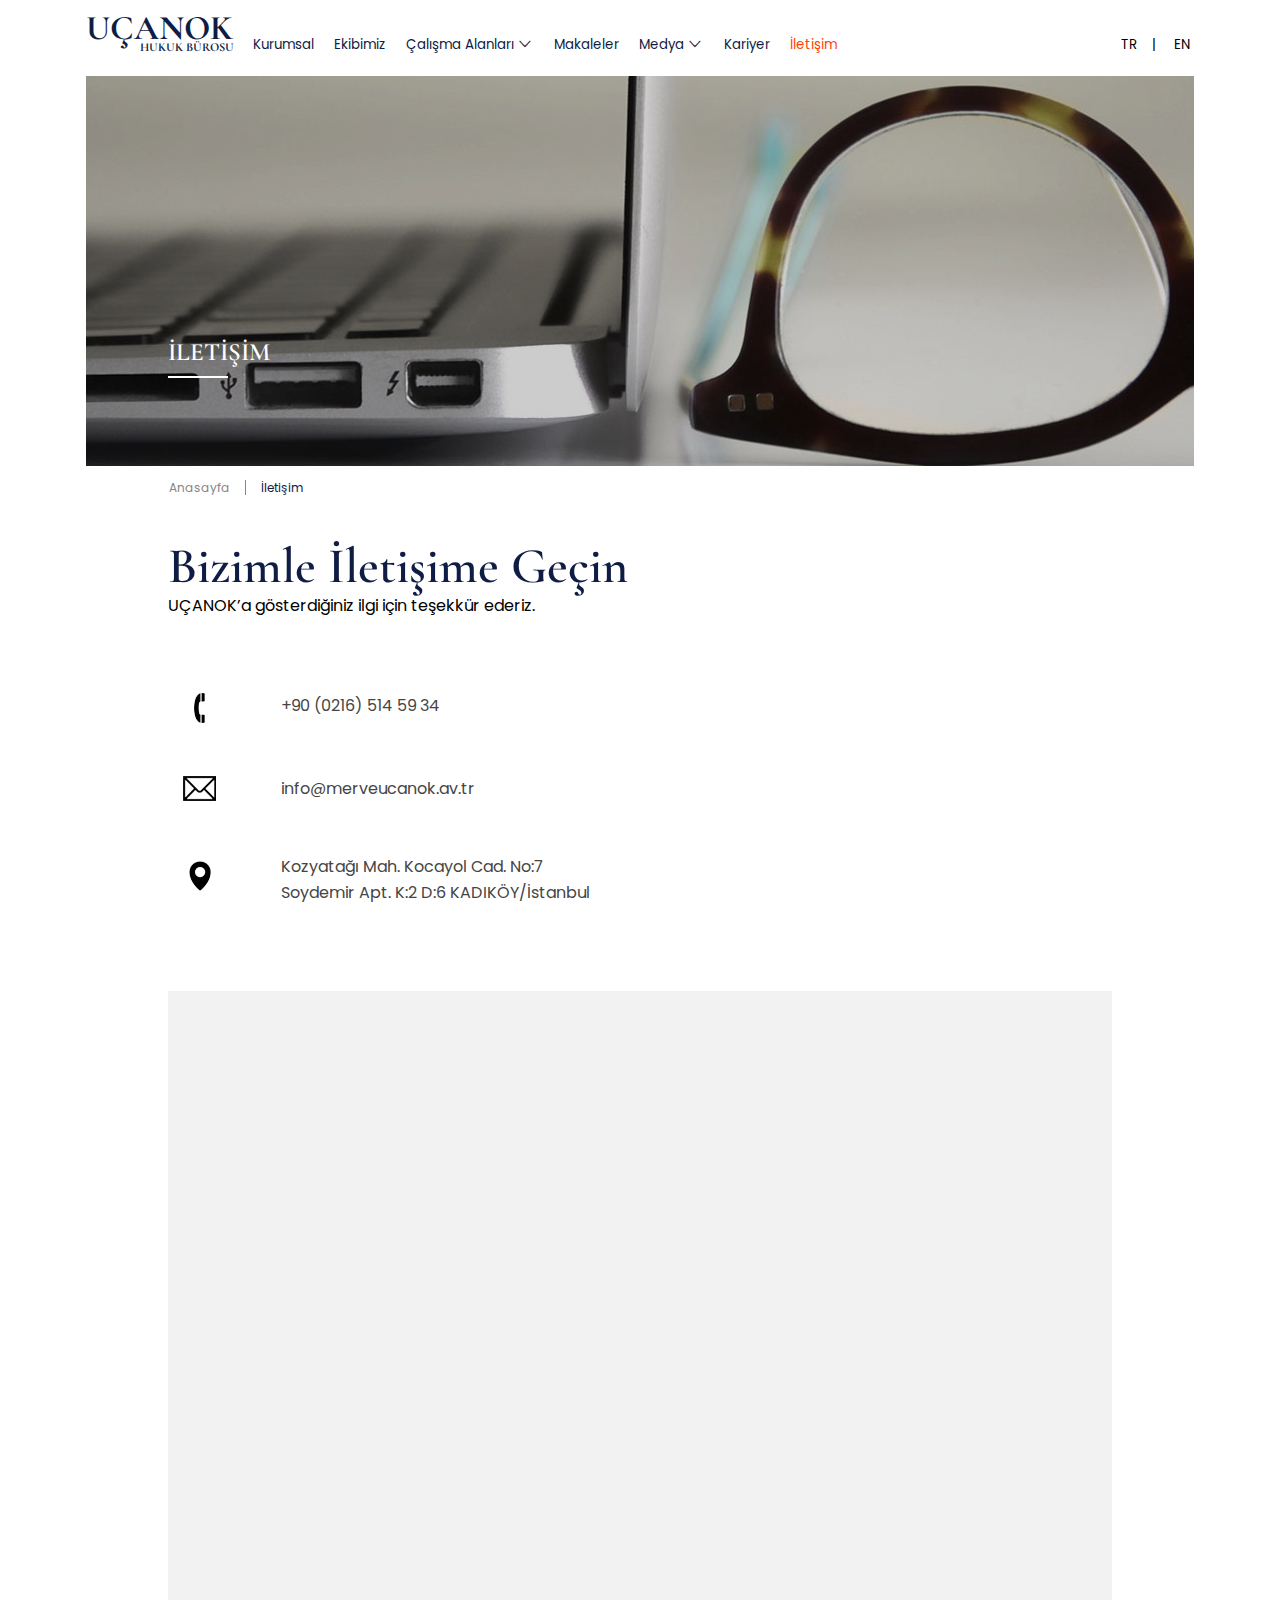
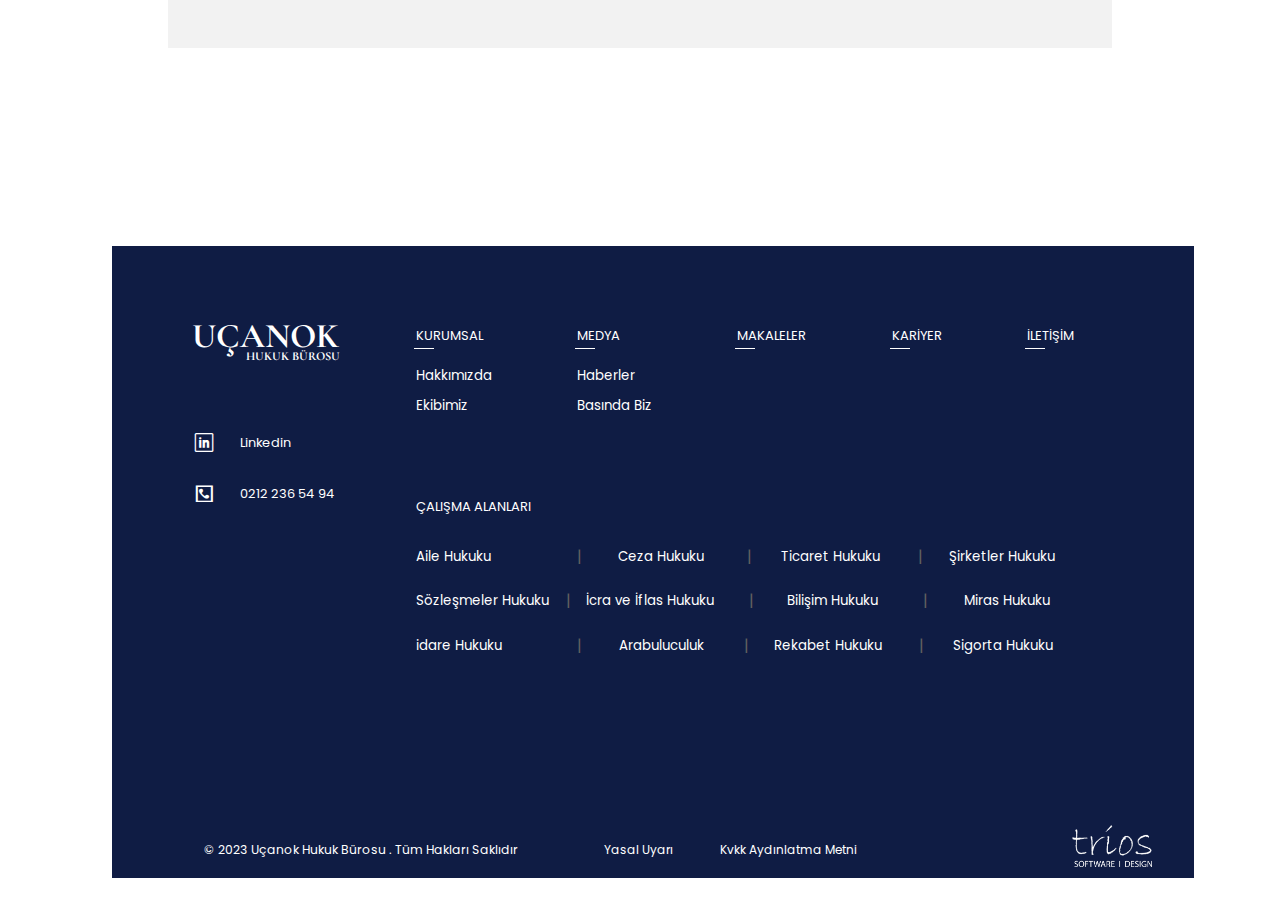
<file: iletisim.html>
<!DOCTYPE html>
<html lang="tr">

<head>
    <meta charset="UTF-8">
    <meta name="viewport" content="width=device-width, initial-scale=1, minimum-scale=1, maximum-scale=1">
    <meta name="description" content="">
    <meta name="keywords" content="">
    <meta name="author" content="">
    <meta name="robots" content="all">
    <link rel="canonical" href="" />
    <meta name="publisher" content="">
    <meta property="og:title" content="">
    <meta property="og:description" content="">
    <meta property="og:url" content="">
    <meta property="og:image" content="">
    <meta name="twitter:card" content="summary_large_image">
    <meta name="twitter:title" content="">
    <meta name="twitter:description" content="">
    <meta name="twitter:url" content="">
    <meta name="twitter:image" content="">

    <link rel="shortcut icon" href="public/favicon.ico" type="image/x-icon'">
    <link rel="icon" href="public/favicon.ico" type="image/x-icon">
    <link rel="apple-touch-icon" sizes="57x57" href="public/apple-icon-57x57.png">
    <link rel="apple-touch-icon" sizes="60x60" href="public/apple-icon-60x60.png">
    <link rel="apple-touch-icon" sizes="72x72" href="public/apple-icon-72x72.png">
    <link rel="apple-touch-icon" sizes="76x76" href="public/apple-icon-76x76.png">
    <link rel="apple-touch-icon" sizes="114x114" href="public/apple-icon-114x114.png">
    <link rel="apple-touch-icon" sizes="120x120" href="public/apple-icon-120x120.png">
    <link rel="apple-touch-icon" sizes="144x144" href="public/apple-icon-144x144.png">
    <link rel="apple-touch-icon" sizes="152x152" href="public/apple-icon-152x152.png">
    <link rel="apple-touch-icon" sizes="180x180" href="public/apple-icon-180x180.png">
    <link rel="icon" type="image/png" sizes="192x192" href="public/android-icon-192x192.png">
    <link rel="icon" type="image/png" sizes="32x32" href="public/favicon-32x32.png">
    <link rel="icon" type="image/png" sizes="96x96" href="public/favicon-96x96.png">
    <link rel="icon" type="image/png" sizes="16x16" href="public/favicon-16x16.png">
    <link rel="manifest" href="public/manifest.json">
    <meta name="msapplication-TileColor" content="#ffffff">
    <meta name="msapplication-TileImage" content="public/ms-icon-144x144.png">
    <meta name="theme-color" content="#ffffff">


    <link rel="preconnect" href="https://fonts.googleapis.com">
    <link rel="preconnect" href="https://fonts.gstatic.com" crossorigin>
    <link
        href="https://fonts.googleapis.com/css2?family=Cormorant+Garamond:ital,wght@0,300;0,400;0,500;0,600;0,700;1,300;1,400;1,500;1,600;1,700&family=Poppins:ital,wght@0,100;0,200;0,300;0,400;0,500;0,600;0,700;0,800;0,900;1,100;1,200;1,300;1,400;1,500;1,600;1,700;1,800;1,900&display=swap"
        rel="stylesheet">

    <title>Uçanok Hukuk Bürosu | Kurumsal</title>

    <link rel="stylesheet" href="public/assets/plugins/swiper/swiper-bundle.min.css">
    <link rel="stylesheet" href="public/assets/front/css/app.css">
</head>

<body>
    <div id="app">
        <div class="preloader">
            <div class="preloader-container">
                <svg class="loader" xmlns="http://www.w3.org/2000/svg" viewBox="0 0 340 340">
                    <circle cx="170" cy="170" r="160" stroke="#0f1c44"/>
                    <circle cx="170" cy="170" r="135" stroke="#ff4200"/>
                    <circle cx="170" cy="170" r="110" stroke="#0f1c44"/>
                    <circle cx="170" cy="170" r="85" stroke="#ff4200"/>
                </svg>
                <span class="icon-right-arrow-1"></span>
            </div>
        </div>
        <header id="header">
              <div class="mobileHeader">
                <a class="logo" href="index.html"><span>UÇANOK</span><span class="small">HUKUK BÜROSU</span></a>
                <div class="language">
                    <a href="javascript:;">TR</a>
                    <a href="javascript:;">EN</a>
                </div>
                <div class="navMenuButton">
                </div>
            </div>
            <div class="header container-3xl">
                <a class="logo" href="index.html"><span>UÇANOK</span><span class="small">HUKUK BÜROSU</span></a>
                <nav id="headerMenu">
                    <ul>
                        <li class="menuItem"><a class="menuLink" href="kurumsal.html">Kurumsal</a></li>
                        <li class="menuItem"><a class="menuLink" href="ekibimiz.html">Ekibimiz</a></li>
                        <li class="menuItem">
                            <span class="menuLink">Çalışma Alanları <span
                                    class="icon-right-arrow tansform90"></span></span>
                            <ul class="subMenu">
                                <li class="menuItem"><a class="menuLink" href="calisma-alanlari-detay.html">Çalışma Alanı Detay</a></li>
                                <li class="menuItem"><a class="menuLink" href="calisma-alanlari-detay.html">Çalışma Alanı Detay 2</a></li>
                                <li class="menuItem"><a class="menuLink" href="calisma-alanlari-detay.html">Çalışma Alanı Detay 3</a></li>
                                <li class="menuItem"><a class="menuLink" href="calisma-alanlari-detay.html">Çalışma Alanı Detay 4</a></li>
                            </ul>
                        </li>
                        <li class="menuItem"><a class="menuLink" href="makaleler.html">Makaleler</a></li>
                         <li class="menuItem">
                            <span class="menuLink">Medya<span
                                class="icon-right-arrow tansform90"></span></span>
                            <ul class="subMenu">
                                <li class="menuItem"><a class="menuLink" href="javascript:;">Haberler</a></li>
                                <li class="menuItem"><a class="menuLink" href="javascript:;">Basında Biz</a></li>
                            </ul>
                        </li>
                        <li class="menuItem"><a class="menuLink" href="kariyer.html">Kariyer</a></li>
                        <li class="menuItem"><a class="menuLink active" href="iletisim.html">İletişim</a></li>
                    </ul>
                </nav>
                <div class="socialMediaWrapper">
                    <span>Bizi Takip Et!</span>
                    <div class="socialMedia">
                        <a href="javascript:;" target="_blank"><span class="icon-instagram" data-aos="fade-down" data-aos-duration="700" data-aos-delay="300"></span></a>
                        <a href="javascript:;" target="_blank"><span class="icon-twitter" data-aos="fade-down" data-aos-duration="700" data-aos-delay="200"></span></a>
                        <a href="javascript:;" target="_blank"><span class="icon-linkedin-2" data-aos="fade-down" data-aos-duration="700" data-aos-delay="100"></span></a>
                    </div>
                </div>
                <div class="language">
                    <a href="javascript:;">TR</a>
                    <a href="javascript:;">EN</a>
                </div>
            </div>
        </header>
        <main>
            <div class="bannerWrapper container-3xl">
                <div class="bannerContainer">
                    <div class="bannerImage">
                        <img src="public/assets/images/media/iletisim.jpg" alt="">
                    </div>
                    <div class="bannerDesc">
                        <div class="pageTitle">
                            <div class="bannerTitle">İletişim</div>
                        </div>
                    </div>
                </div>
                <div class="breadCrumb">
                    <a href="index.html">Anasayfa</a>
                    <a class="active" href="javascript:;">İletişim</a>
                </div>
            </div>
            <div class="pageWrapper">
                <div class="container-3xl">
                    <div class="pageContent">
                        <h1 class="preLine type2">Bizimle İletişime Geçin</h1>
                        <p class="textNote">UÇANOK’a gösterdiğiniz ilgi için teşekkür ederiz.</p>
                        <div class="contactWrapper">
                            <a target="_blank" href="tel:+9002165145934">
                                <div class="imageWrapper">
                                    <img src="public/assets/images/statics/icon/call.png" alt="">
                                </div>
                                <span>+90 (0216) 514 59 34</span>
                            </a>
                            <a target="_blank" href="mailto:info@merveucanok.av.tr">
                                <div class="imageWrapper">
                                    <img src="public/assets/images/statics/icon/email.png" alt="">
                                </div>
                                <span>info@merveucanok.av.tr</span>
                            </a>
                            <a target="_blank" class="adress" href="https://www.google.com/maps/place/Uçanok+Hukuk+Bürosu,+Kozyatağı+Mah.+Kocayol+Cad.+No:7+Soydemir+Apt.+K:2+D:6,+34742+Kadıköy%2Fİstanbul/@40.9611888,29.0947138,17z/data=!4m6!3m5!1s0x14cac78a55fac845:0x3e4a5f722e57cf40!8m2!3d40.9611888!4d29.0947138!16s%2Fg%2F11pf8844vq">
                                <div class="imageWrapper">
                                    <img src="public/assets/images/statics/icon/pin.png" alt="">
                                </div>
                                <span class="preLine" >Kozyatağı Mah. Kocayol Cad. No:7
                                Soydemir Apt. K:2 D:6 KADIKÖY/İstanbul</span></a>
                        </div>
                        <div class="map bg-gray">
                           <iframe src="https://www.google.com/maps/embed?pb=!1m18!1m12!1m3!1d3012.926323883046!2d29.092138876527034!3d40.96119282232208!2m3!1f0!2f0!3f0!3m2!1i1024!2i768!4f13.1!3m3!1m2!1s0x14cac78a55fac845%3A0x3e4a5f722e57cf40!2zVcOnYW5vayBIdWt1ayBCw7xyb3N1!5e0!3m2!1str!2str!4v1707256703715!5m2!1str!2str" width="100%" height="100%" style="border:0;" allowfullscreen="" loading="lazy" referrerpolicy="no-referrer-when-downgrade"></iframe>
                        </div>
                    </div>
                </div>
            </div>
        </main>
        <footer>
            <div class="container-3xl">
                <div class="footer">
                    <div class="top">
                        <div class="leftColumn">
                            <a class="logo light" href="index.html"><span>UÇANOK</span><span class="small">HUKUK
                                    BÜROSU</span></a>
                            <div class="contact-buttons">
                                <a href="https://tr.linkedin.com/in/avmerveucanok" target="_blank"><span
                                        class="icon-linkedin-2"></span><span>Linkedin</span></a>
                                <a href="tel:02122365494"><span class="icon-phone"></span><span>0212 236 54
                                        94</span></a>
                            </div>
                        </div>
                        <div class="rightColumn">
                            <nav class="show light">
                                <ul>
                                    <li class="menuItem">
                                        <span class="menuLink" href="javascript:;">Kurumsal</span>
                                        <ul class="subMenu">
                                            <li class="menuItem"><a class="menuLink" href="javascript:;">Hakkımızda</a>
                                            </li>
                                            <li class="menuItem"><a class="menuLink" href="javascript:;">Ekibimiz</a>
                                            </li>
                                        </ul>
                                    </li>
                                    <li class="menuItem">
                                        <span class="menuLink" href="javascript:;">Medya</span>
                                        <ul class="subMenu">
                                            <li class="menuItem"><a class="menuLink" href="javascript:;">Haberler</a>
                                            </li>
                                            <li class="menuItem"><a class="menuLink" href="javascript:;">Basında Biz</a>
                                            </li>
                                        </ul>
                                    </li>
                                    <li class="menuItem"><a class="menuLink" href="javascript:;">Makaleler</a></li>
                                    <li class="menuItem"><a class="menuLink" href="javascript:;">Kariyer</a></li>
                                    <li class="menuItem"><a class="menuLink" href="javascript:;">İletişim</a></li>
                                </ul>
                                <ul>
                                    <li class="menuItem w-100">
                                        <span class="menuLink noLine" href="javascript:;">Çalışma Alanları</span>
                                        <ul class="subMenu grid">
                                            <li class="menuItem"><a class="menuLink" target="_blank"
                                                    href="javascript:;">Aile Hukuku</a></li>
                                            <li class="menuItem"><a class="menuLink" target="_blank"
                                                    href="javascript:;">Ceza Hukuku</a></li>
                                            <li class="menuItem"><a class="menuLink" target="_blank"
                                                    href="javascript:;">Ticaret Hukuku</a></li>
                                            <li class="menuItem"><a class="menuLink" target="_blank"
                                                    href="javascript:;">Şirketler Hukuku</a></li>
                                            <li class="menuItem"><a class="menuLink" target="_blank"
                                                    href="javascript:;">Sözleşmeler Hukuku</a></li>
                                            <li class="menuItem"><a class="menuLink" target="_blank"
                                                    href="javascript:;">İcra ve İflas Hukuku</a></li>
                                            <li class="menuItem"><a class="menuLink" target="_blank"
                                                    href="javascript:;">Bilişim Hukuku</a></li>
                                            <li class="menuItem"><a class="menuLink" target="_blank"
                                                    href="javascript:;">Miras Hukuku</a></li>
                                            <li class="menuItem"><a class="menuLink" target="_blank"
                                                    href="javascript:;">idare Hukuku</a></li>
                                            <li class="menuItem"><a class="menuLink" target="_blank"
                                                    href="javascript:;">Arabuluculuk</a></li>
                                            <li class="menuItem"><a class="menuLink" target="_blank"
                                                    href="javascript:;">Rekabet Hukuku</a></li>
                                            <li class="menuItem"><a class="menuLink" target="_blank"
                                                    href="javascript:;">Sigorta Hukuku</a></li>
                                        </ul>
                                    </li>
                                </ul>
                            </nav>
                        </div>
                    </div>
                    <div class="bottom">
                        <div class="copyRight">© 2023 Uçanok Hukuk Bürosu . Tüm Hakları Saklıdır</div>
                        <nav class="light">
                            <ul class="">
                                <li class="menuItem">
                                    <a href="javascript:;" class="menuLink">Yasal Uyarı</a>
                                </li>
                                <li class="menuItem">
                                    <a href="javascript:;" class="menuLink">Kvkk Aydınlatma Metni</a>
                                </li>
                            </ul>
                       </nav>
                        <a href="javascript:;" class="trios"><img src="public/assets/images/statics/trios-logo.png" alt=""></a>
                    </div>
                </div>
            </div>
        </footer>
    </div>

    <script src="public/assets/plugins/jquery.min.js"></script>
    <script src="public/assets/plugins/aos/aos.js"></script>
    <script src="public/assets/plugins/sharer.min.js"></script>
    <script src="public/assets/plugins/swiper/swiper-bundle.min.js"></script>
    <script src="public/assets/front/js/app.js"></script>
</body>

</html>
</file>
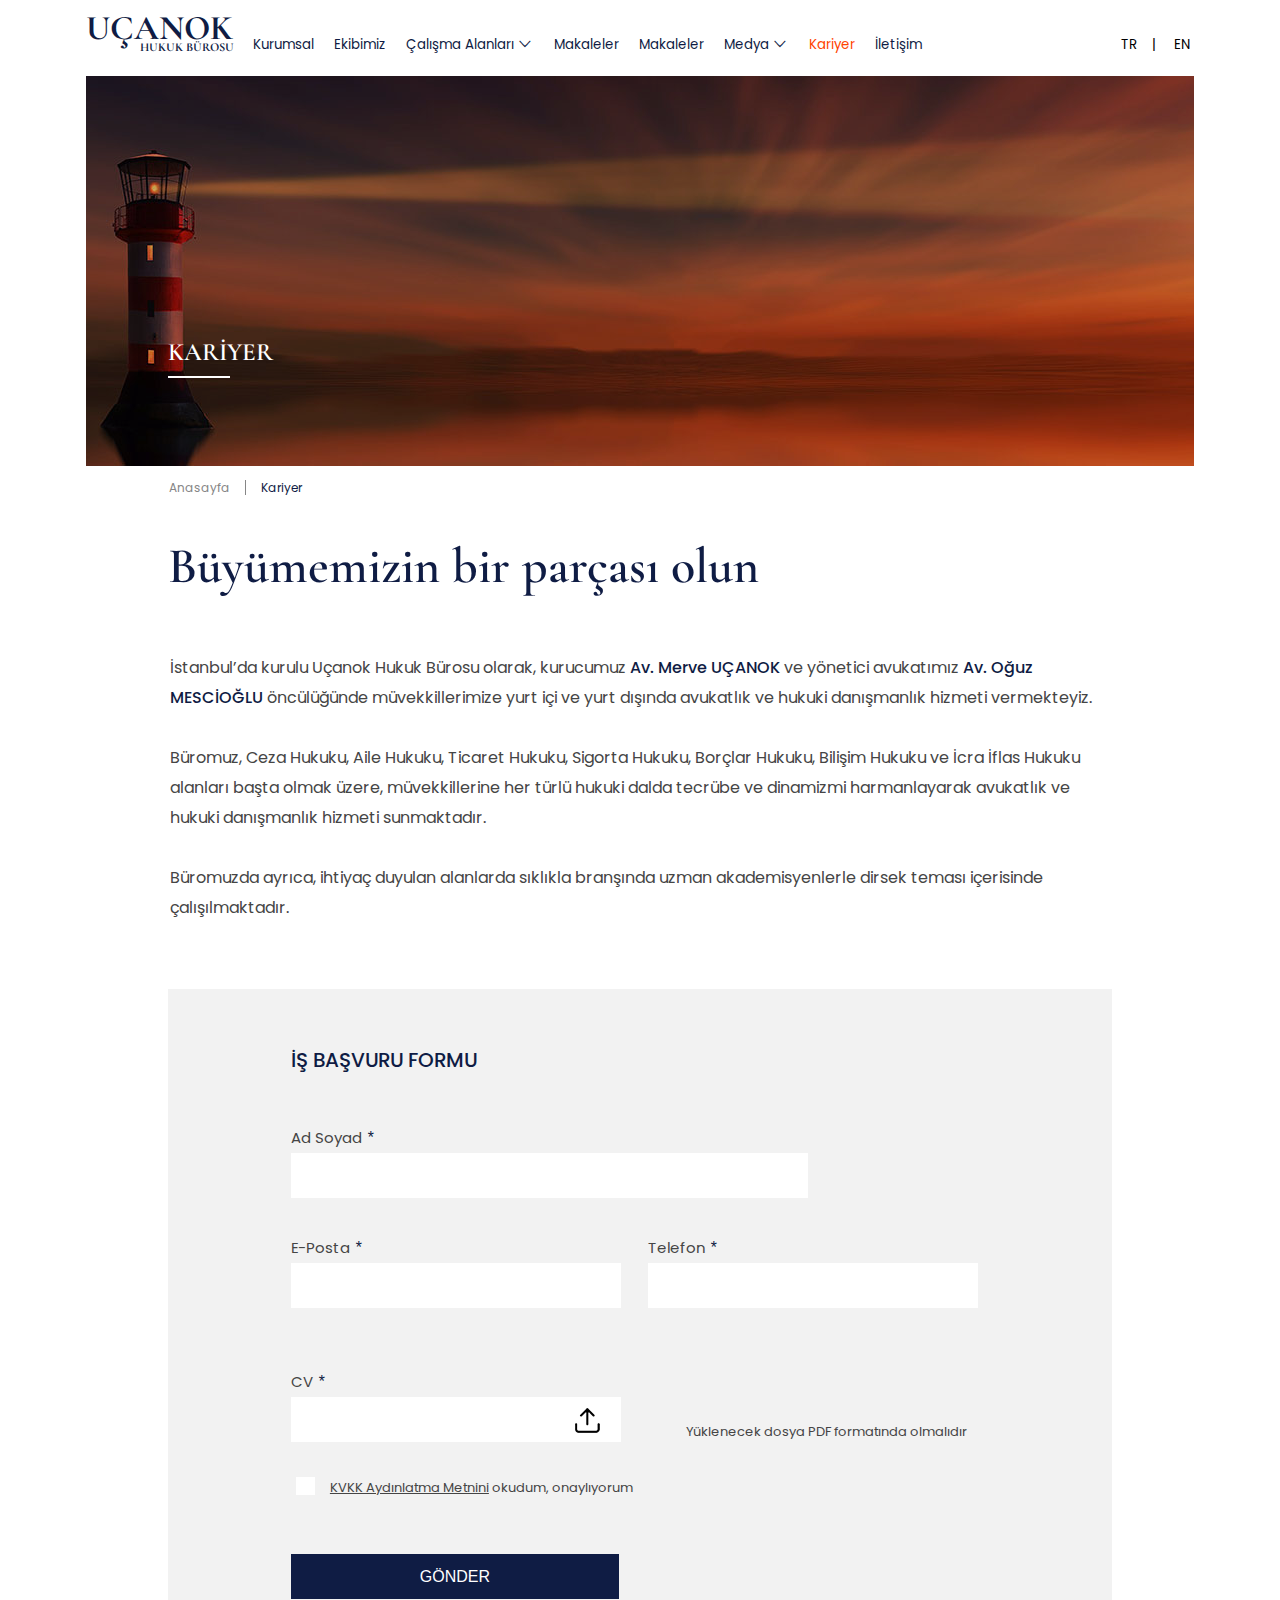
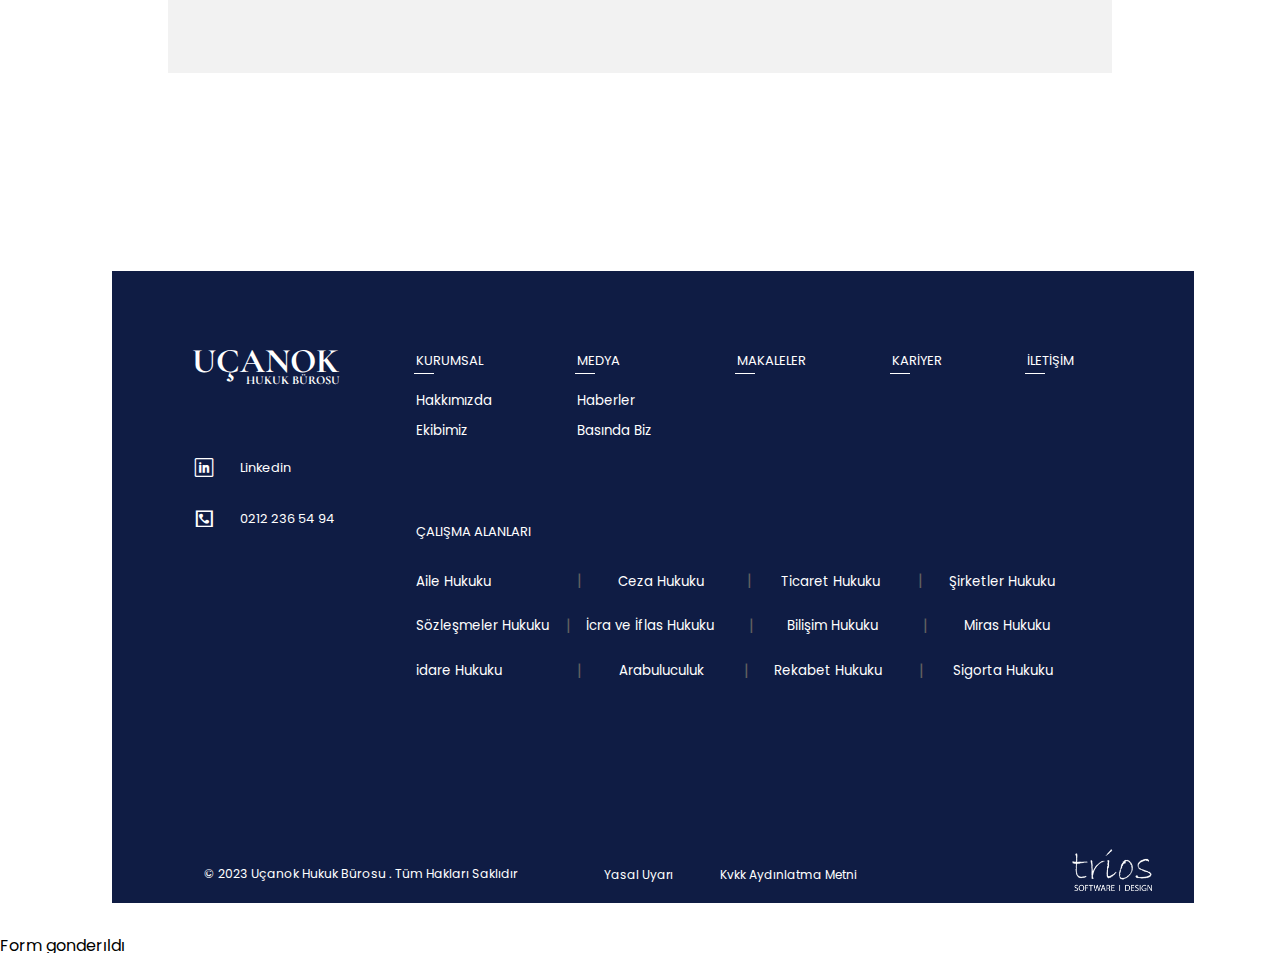
<file: kariyer.html>
<!DOCTYPE html>
<html lang="tr">

<head>
    <meta charset="UTF-8">
    <meta name="viewport" content="width=device-width, initial-scale=1, minimum-scale=1, maximum-scale=1">
    <meta name="description" content="">
    <meta name="keywords" content="">
    <meta name="author" content="">
    <meta name="robots" content="all">
    <link rel="canonical" href="" />
    <meta name="publisher" content="">
    <meta property="og:title" content="">
    <meta property="og:description" content="">
    <meta property="og:url" content="">
    <meta property="og:image" content="">
    <meta name="twitter:card" content="summary_large_image">
    <meta name="twitter:title" content="">
    <meta name="twitter:description" content="">
    <meta name="twitter:url" content="">
    <meta name="twitter:image" content="">

    <link rel="shortcut icon" href="public/favicon.ico" type="image/x-icon'">
    <link rel="icon" href="public/favicon.ico" type="image/x-icon">
    <link rel="apple-touch-icon" sizes="57x57" href="public/apple-icon-57x57.png">
    <link rel="apple-touch-icon" sizes="60x60" href="public/apple-icon-60x60.png">
    <link rel="apple-touch-icon" sizes="72x72" href="public/apple-icon-72x72.png">
    <link rel="apple-touch-icon" sizes="76x76" href="public/apple-icon-76x76.png">
    <link rel="apple-touch-icon" sizes="114x114" href="public/apple-icon-114x114.png">
    <link rel="apple-touch-icon" sizes="120x120" href="public/apple-icon-120x120.png">
    <link rel="apple-touch-icon" sizes="144x144" href="public/apple-icon-144x144.png">
    <link rel="apple-touch-icon" sizes="152x152" href="public/apple-icon-152x152.png">
    <link rel="apple-touch-icon" sizes="180x180" href="public/apple-icon-180x180.png">
    <link rel="icon" type="image/png" sizes="192x192" href="public/android-icon-192x192.png">
    <link rel="icon" type="image/png" sizes="32x32" href="public/favicon-32x32.png">
    <link rel="icon" type="image/png" sizes="96x96" href="public/favicon-96x96.png">
    <link rel="icon" type="image/png" sizes="16x16" href="public/favicon-16x16.png">
    <link rel="manifest" href="public/manifest.json">
    <meta name="msapplication-TileColor" content="#ffffff">
    <meta name="msapplication-TileImage" content="public/ms-icon-144x144.png">
    <meta name="theme-color" content="#ffffff">


    <link rel="preconnect" href="https://fonts.googleapis.com">
    <link rel="preconnect" href="https://fonts.gstatic.com" crossorigin>
    <link
        href="https://fonts.googleapis.com/css2?family=Cormorant+Garamond:ital,wght@0,300;0,400;0,500;0,600;0,700;1,300;1,400;1,500;1,600;1,700&family=Poppins:ital,wght@0,100;0,200;0,300;0,400;0,500;0,600;0,700;0,800;0,900;1,100;1,200;1,300;1,400;1,500;1,600;1,700;1,800;1,900&display=swap"
        rel="stylesheet">

    <title>Uçanok Hukuk Bürosu | Kurumsal</title>

    <link rel="stylesheet" href="public/assets/plugins/swiper/swiper-bundle.min.css">
    <link rel="stylesheet" href="public/assets/front/css/app.css">
</head>

<body>
    <div id="app">
        <div class="preloader">
            <div class="preloader-container">
                <svg class="loader" xmlns="http://www.w3.org/2000/svg" viewBox="0 0 340 340">
                    <circle cx="170" cy="170" r="160" stroke="#0f1c44"/>
                    <circle cx="170" cy="170" r="135" stroke="#ff4200"/>
                    <circle cx="170" cy="170" r="110" stroke="#0f1c44"/>
                    <circle cx="170" cy="170" r="85" stroke="#ff4200"/>
                </svg>
                <span class="icon-right-arrow-1"></span>
            </div>
        </div>
        <header id="header">
              <div class="mobileHeader">
                <a class="logo" href="index.html"><span>UÇANOK</span><span class="small">HUKUK BÜROSU</span></a>
                <div class="language">
                    <a href="javascript:;">TR</a>
                    <a href="javascript:;">EN</a>
                </div>
                <div class="navMenuButton">
                </div>
            </div>
            <div class="header container-3xl">
                <a class="logo" href="index.html"><span>UÇANOK</span><span class="small">HUKUK BÜROSU</span></a>
                <nav id="headerMenu">
                    <ul>
                        <li class="menuItem"><a class="menuLink" href="kurumsal.html">Kurumsal</a></li>
                        <li class="menuItem"><a class="menuLink" href="ekibimiz.html">Ekibimiz</a></li>
                        <li class="menuItem">
                            <span class="menuLink">Çalışma Alanları <span
                                    class="icon-right-arrow tansform90"></span></span>
                            <ul class="subMenu">
                                <li class="menuItem"><a class="menuLink" href="calisma-alanlari-detay.html">Çalışma Alanı Detay</a></li>
                                <li class="menuItem"><a class="menuLink" href="calisma-alanlari-detay.html">Çalışma Alanı Detay 2</a></li>
                                <li class="menuItem"><a class="menuLink" href="calisma-alanlari-detay.html">Çalışma Alanı Detay 3</a></li>
                                <li class="menuItem"><a class="menuLink" href="calisma-alanlari-detay.html">Çalışma Alanı Detay 4</a></li>
                            </ul>
                        </li>
                        <li class="menuItem"><a class="menuLink" href="makaleler.html">Makaleler</a></li>
                         <li class="menuItem"><a class="menuLink" href="makaleler.html">Makaleler</a></li>
                         <li class="menuItem">
                            <span class="menuLink">Medya<span
                                class="icon-right-arrow tansform90"></span></span>
                            <ul class="subMenu">
                                <li class="menuItem"><a class="menuLink" href="javascript:;">Haberler</a></li>
                                <li class="menuItem"><a class="menuLink" href="javascript:;">Basında Biz</a></li>
                            </ul>
                        </li>
                        <li class="menuItem"><a class="menuLink active" href="kariyer.html">Kariyer</a></li>
                        <li class="menuItem"><a class="menuLink" href="iletisim.html">İletişim</a></li>
                    </ul>
                </nav>
                <div class="socialMediaWrapper">
                    <span>Bizi Takip Et!</span>
                    <div class="socialMedia">
                        <a href="javascript:;" target="_blank"><span class="icon-instagram" data-aos="fade-down" data-aos-duration="700" data-aos-delay="300"></span></a>
                        <a href="javascript:;" target="_blank"><span class="icon-twitter" data-aos="fade-down" data-aos-duration="700" data-aos-delay="200"></span></a>
                        <a href="javascript:;" target="_blank"><span class="icon-linkedin-2" data-aos="fade-down" data-aos-duration="700" data-aos-delay="100"></span></a>
                    </div>
                </div>
                <div class="language">
                    <a href="javascript:;">TR</a>
                    <a href="javascript:;">EN</a>
                </div>
            </div>
        </header>
        <main>
            <div class="bannerWrapper container-3xl">
                <div class="bannerContainer">
                    <div class="bannerImage">
                        <img src="public/assets/images/media/kaiyer.jpg" alt="">
                    </div>
                    <div class="bannerDesc">
                        <div class="pageTitle">
                            <div class="bannerTitle">Kariyer</div>
                        </div>
                    </div>
                </div>
                <div class="breadCrumb">
                    <a href="index.html">Anasayfa</a>
                    <a class="active" href="javascript:;">Kariyer</a>
                </div>
            </div>
            <div class="pageWrapper">
                <div class="container-3xl">
                    <div class="pageContent">
                        <h1 class="preLine type2">Büyümemizin bir parçası olun</h1>
                        <div class="paragraph">
                            <p>İstanbul’da kurulu Uçanok Hukuk Bürosu olarak, kurucumuz <b>Av. Merve UÇANOK</b> ve yönetici avukatımız <b> Av. Oğuz MESCİOĞLU</b> öncülüğünde müvekkillerimize yurt içi ve yurt dışında avukatlık ve hukuki danışmanlık hizmeti vermekteyiz. </p>
                            <p>Büromuz, Ceza Hukuku, Aile Hukuku, Ticaret Hukuku, Sigorta Hukuku, Borçlar Hukuku, Bilişim Hukuku ve İcra İflas Hukuku alanları başta olmak üzere, müvekkillerine her türlü hukuki dalda tecrübe ve dinamizmi harmanlayarak avukatlık ve hukuki danışmanlık hizmeti sunmaktadır. </p>
                            <p>Büromuzda ayrıca, ihtiyaç duyulan alanlarda sıklıkla branşında uzman akademisyenlerle dirsek teması içerisinde çalışılmaktadır.</p>
                        </div>
                        <div class="form bg-gray">
                            <div class="formTitle">İş Başvuru Formu</div>
                           <form action="../action.php" method="post" novalidate>
                                <div class="inputColumn first">
                                    <label for="name">Ad Soyad <pre>*</pre></label>
                                    <input type="text" id="name" class="formControl textMask" required>
                                    <div class="invalid-message">Lütfen Ad Soyad Giriniz</div>
                                </div>
                                <div class="d-lg-flex">
                                    <div class="inputColumn">
                                        <label for="email">E-Posta <pre>*</pre></label>
                                        <input type="email" id="email" class="formControl emailMask" required>
                                        <div class="invalid-message">Lütfen E-Posta Adresinizi Giriniz</div>
                                    </div>
                                    <div class="inputColumn">
                                        <label for="phone">Telefon <pre>*</pre></label>
                                        <input type="text" id="phone" class="formControl phoneMask" required>
                                        <div class="invalid-message">Lütfen Telefon Numaranızı Giriniz</div>
                                    </div>
                                </div>
                                <div class="d-lg-flex a-flex-end">
                                <div class="inputfile-box inputColumn">
                                    <label for="file">CV <pre>*</pre></label>

                                    <input type="file" id="file" class="inputfile formControl" accept="application/pdf" onchange='uploadFile(this)' required>
                                    <div class="invalid-message">Lütfen Dosya Yükleyiniz</div>
                                    <label for="file">
                                      <span id="file-name" class="file-box"></span>
                                      <span class="file-button">
                                        <img src="public/assets/images/statics/icon/upload.png" alt="">
                                      </span>
                                    </label>
                                  </div>
                                  <span class="fileNote">Yüklenecek dosya PDF formatında olmalıdır</span>
                                </div>
                                
                                  <div class="checkbox-wrapper">
                                    <label class="check-container">
                                        <input type="checkbox" required>
                                        <span class="checkmark"></span>
                                        <span class="checkText"> <a href="kvkk.html" target="_blank">KVKK Aydınlatma Metnini</a> okudum, onaylıyorum</span>
                                        <div class="invalid-message">Lütfen Kvkk Metnini Onaylayınız</div>
                                    </label>
                                  </div>
                                  <div>
                                    <button type="submit" class="fixBtn-2 sendButton">GÖNDER</button>
                                  </div>
                           </form>  
                        </div>
                    </div>
                </div>
            </div>
        </main>
        <footer>
            <div class="container-3xl">
                <div class="footer">
                    <div class="top">
                        <div class="leftColumn">
                            <a class="logo light" href="index.html"><span>UÇANOK</span><span class="small">HUKUK
                                    BÜROSU</span></a>
                            <div class="contact-buttons">
                                <a href="https://tr.linkedin.com/in/avmerveucanok" target="_blank"><span
                                        class="icon-linkedin-2"></span><span>Linkedin</span></a>
                                <a href="tel:02122365494"><span class="icon-phone"></span><span>0212 236 54
                                        94</span></a>
                            </div>
                        </div>
                        <div class="rightColumn">
                            <nav class="show light">
                                <ul>
                                    <li class="menuItem">
                                        <span class="menuLink" href="javascript:;">Kurumsal</span>
                                        <ul class="subMenu">
                                            <li class="menuItem"><a class="menuLink" href="javascript:;">Hakkımızda</a>
                                            </li>
                                            <li class="menuItem"><a class="menuLink" href="javascript:;">Ekibimiz</a>
                                            </li>
                                        </ul>
                                    </li>
                                    <li class="menuItem">
                                        <span class="menuLink" href="javascript:;">Medya</span>
                                        <ul class="subMenu">
                                            <li class="menuItem"><a class="menuLink" href="javascript:;">Haberler</a>
                                            </li>
                                            <li class="menuItem"><a class="menuLink" href="javascript:;">Basında Biz</a>
                                            </li>
                                        </ul>
                                    </li>
                                    <li class="menuItem"><a class="menuLink" href="javascript:;">Makaleler</a></li>
                                    <li class="menuItem"><a class="menuLink" href="javascript:;">Kariyer</a></li>
                                    <li class="menuItem"><a class="menuLink" href="javascript:;">İletişim</a></li>
                                </ul>
                                <ul>
                                    <li class="menuItem w-100">
                                        <span class="menuLink noLine" href="javascript:;">Çalışma Alanları</span>
                                        <ul class="subMenu grid">
                                            <li class="menuItem"><a class="menuLink" target="_blank"
                                                    href="javascript:;">Aile Hukuku</a></li>
                                            <li class="menuItem"><a class="menuLink" target="_blank"
                                                    href="javascript:;">Ceza Hukuku</a></li>
                                            <li class="menuItem"><a class="menuLink" target="_blank"
                                                    href="javascript:;">Ticaret Hukuku</a></li>
                                            <li class="menuItem"><a class="menuLink" target="_blank"
                                                    href="javascript:;">Şirketler Hukuku</a></li>
                                            <li class="menuItem"><a class="menuLink" target="_blank"
                                                    href="javascript:;">Sözleşmeler Hukuku</a></li>
                                            <li class="menuItem"><a class="menuLink" target="_blank"
                                                    href="javascript:;">İcra ve İflas Hukuku</a></li>
                                            <li class="menuItem"><a class="menuLink" target="_blank"
                                                    href="javascript:;">Bilişim Hukuku</a></li>
                                            <li class="menuItem"><a class="menuLink" target="_blank"
                                                    href="javascript:;">Miras Hukuku</a></li>
                                            <li class="menuItem"><a class="menuLink" target="_blank"
                                                    href="javascript:;">idare Hukuku</a></li>
                                            <li class="menuItem"><a class="menuLink" target="_blank"
                                                    href="javascript:;">Arabuluculuk</a></li>
                                            <li class="menuItem"><a class="menuLink" target="_blank"
                                                    href="javascript:;">Rekabet Hukuku</a></li>
                                            <li class="menuItem"><a class="menuLink" target="_blank"
                                                    href="javascript:;">Sigorta Hukuku</a></li>
                                        </ul>
                                    </li>
                                </ul>
                            </nav>
                        </div>
                    </div>
                    <div class="bottom">
                        <div class="copyRight">© 2023 Uçanok Hukuk Bürosu . Tüm Hakları Saklıdır</div>
                        <nav class="light">
                            <ul class="">
                                <li class="menuItem">
                                    <a href="javascript:;" class="menuLink">Yasal Uyarı</a>
                                </li>
                                <li class="menuItem">
                                    <a href="javascript:;" class="menuLink">Kvkk Aydınlatma Metni</a>
                                </li>
                            </ul>
                       </nav>
                        <a href="javascript:;" class="trios"><img src="public/assets/images/statics/trios-logo.png" alt=""></a>
                    </div>
                </div>
            </div>
        </footer>
    </div>
    <div id="successModal">
        Form gonderıldı
    </div>

    <script src="public/assets/plugins/jquery.min.js"></script>
    <script src="public/assets/plugins/aos/aos.js"></script>
    <script src="public/assets/plugins/sharer.min.js"></script>
    <script src="public/assets/plugins/swiper/swiper-bundle.min.js"></script>
    <script src="public/assets/plugins/jquery.mask.min.js"></script>
    <script src="public/assets/front/js/form.js"></script>
    <script src="public/assets/front/js/app.js"></script>
    <script>
        function uploadFile(target) {
            document.getElementById("file-name").innerHTML = target.files[0].name;
        }

    </script>
</body>

</html>
</file>
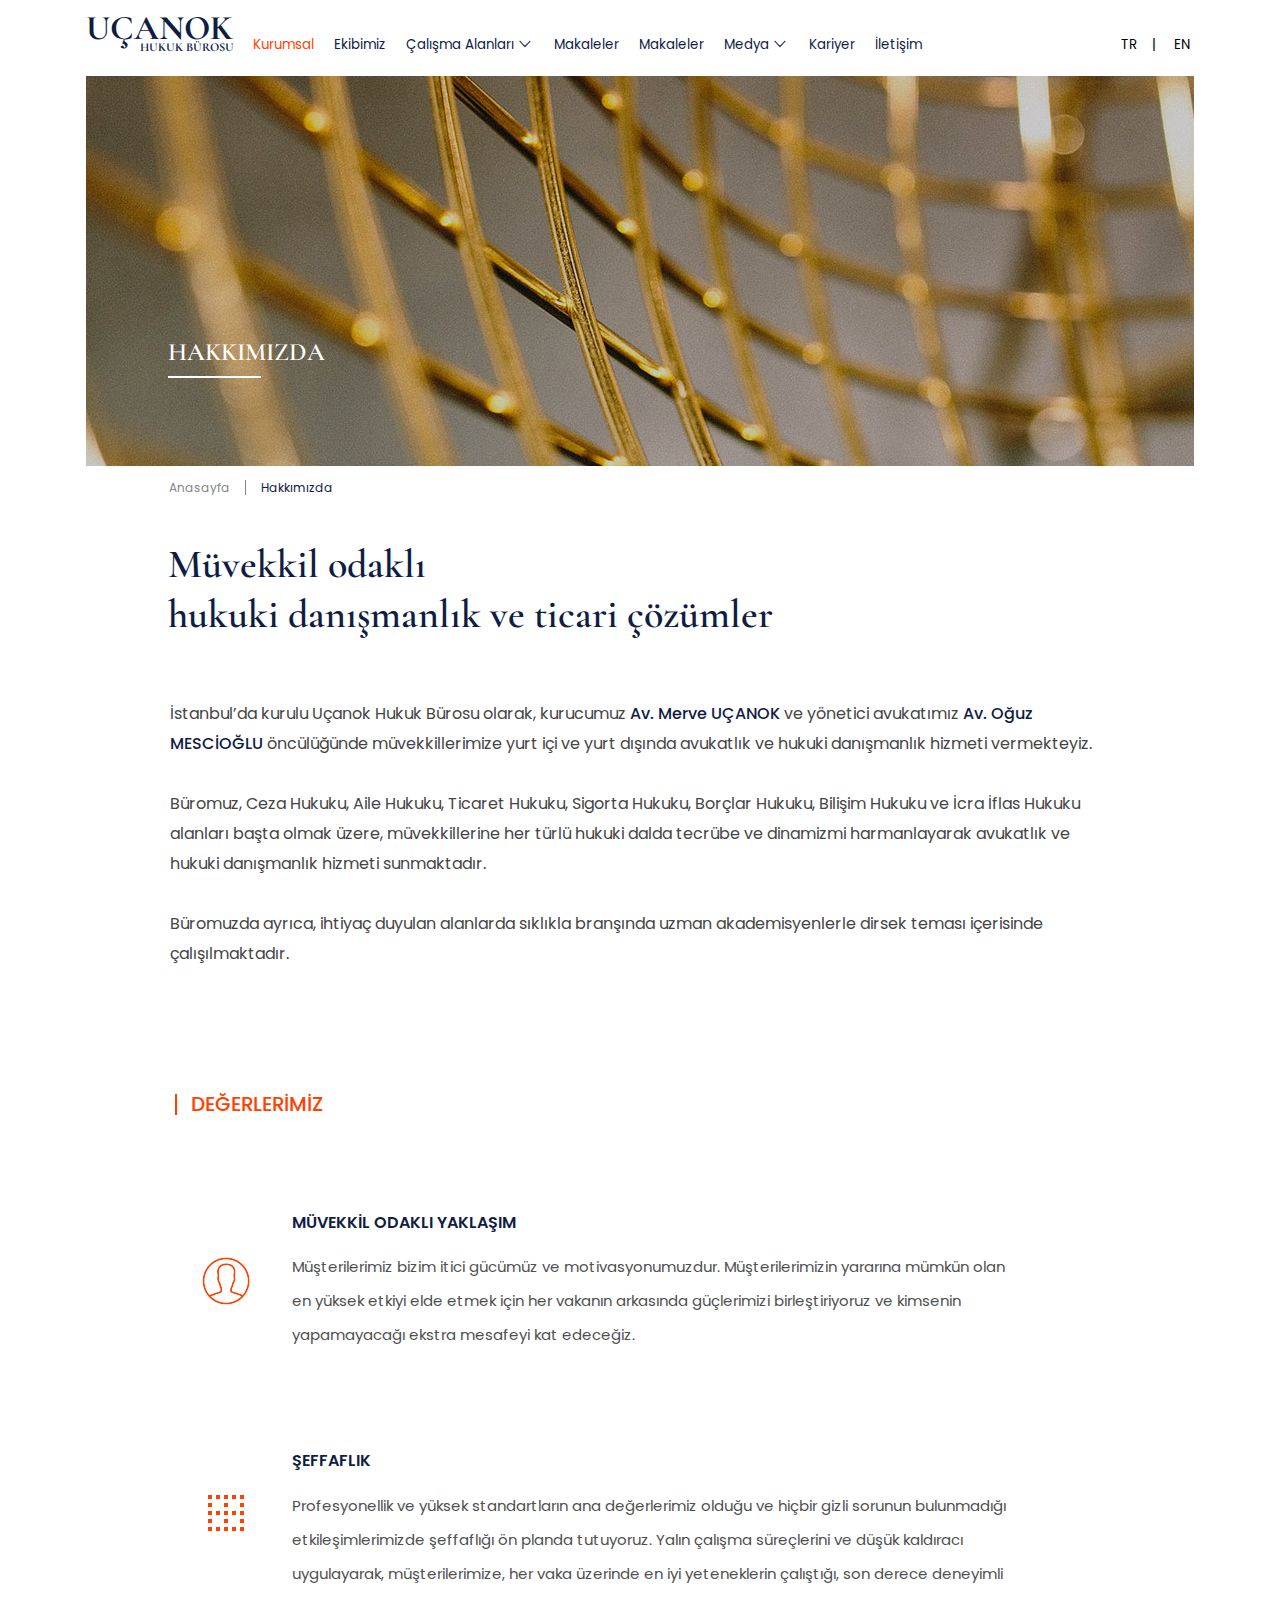
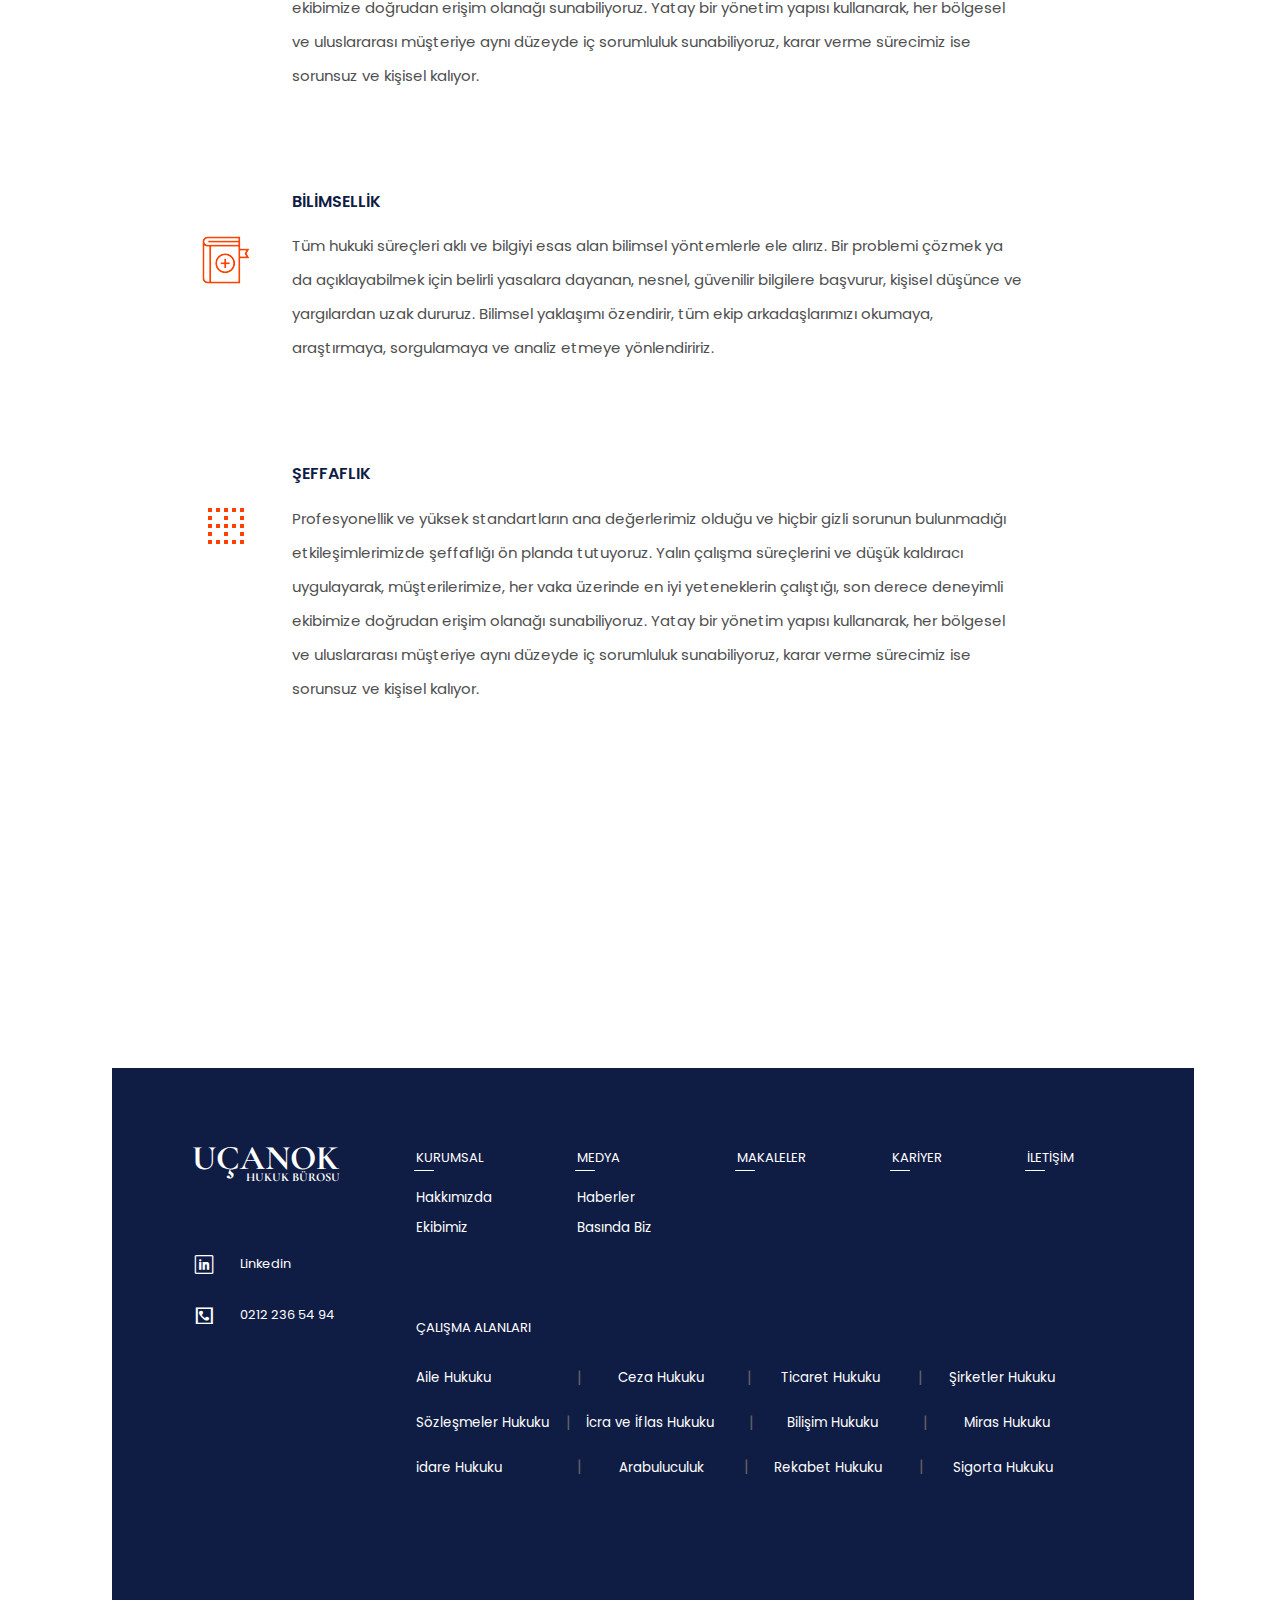
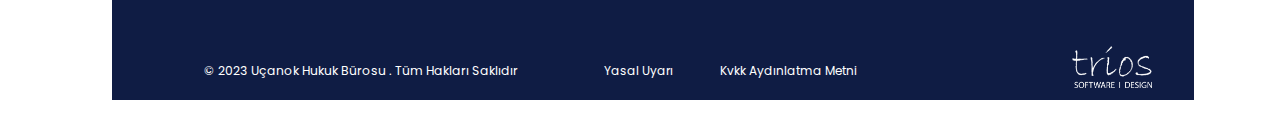
<file: kurumsal.html>
<!DOCTYPE html>
<html lang="tr">

<head>
    <meta charset="UTF-8">
    <meta name="viewport" content="width=device-width, initial-scale=1, minimum-scale=1, maximum-scale=1">
    <meta name="description" content="">
    <meta name="keywords" content="">
    <meta name="author" content="">
    <meta name="robots" content="all">
    <link rel="canonical" href="" />
    <meta name="publisher" content="">
    <meta property="og:title" content="">
    <meta property="og:description" content="">
    <meta property="og:url" content="">
    <meta property="og:image" content="">
    <meta name="twitter:card" content="summary_large_image">
    <meta name="twitter:title" content="">
    <meta name="twitter:description" content="">
    <meta name="twitter:url" content="">
    <meta name="twitter:image" content="">

    <link rel="shortcut icon" href="public/favicon.ico" type="image/x-icon'">
    <link rel="icon" href="public/favicon.ico" type="image/x-icon">
    <link rel="apple-touch-icon" sizes="57x57" href="public/apple-icon-57x57.png">
    <link rel="apple-touch-icon" sizes="60x60" href="public/apple-icon-60x60.png">
    <link rel="apple-touch-icon" sizes="72x72" href="public/apple-icon-72x72.png">
    <link rel="apple-touch-icon" sizes="76x76" href="public/apple-icon-76x76.png">
    <link rel="apple-touch-icon" sizes="114x114" href="public/apple-icon-114x114.png">
    <link rel="apple-touch-icon" sizes="120x120" href="public/apple-icon-120x120.png">
    <link rel="apple-touch-icon" sizes="144x144" href="public/apple-icon-144x144.png">
    <link rel="apple-touch-icon" sizes="152x152" href="public/apple-icon-152x152.png">
    <link rel="apple-touch-icon" sizes="180x180" href="public/apple-icon-180x180.png">
    <link rel="icon" type="image/png" sizes="192x192" href="public/android-icon-192x192.png">
    <link rel="icon" type="image/png" sizes="32x32" href="public/favicon-32x32.png">
    <link rel="icon" type="image/png" sizes="96x96" href="public/favicon-96x96.png">
    <link rel="icon" type="image/png" sizes="16x16" href="public/favicon-16x16.png">
    <link rel="manifest" href="public/manifest.json">
    <meta name="msapplication-TileColor" content="#ffffff">
    <meta name="msapplication-TileImage" content="public/ms-icon-144x144.png">
    <meta name="theme-color" content="#ffffff">


    <link rel="preconnect" href="https://fonts.googleapis.com">
    <link rel="preconnect" href="https://fonts.gstatic.com" crossorigin>
    <link
        href="https://fonts.googleapis.com/css2?family=Cormorant+Garamond:ital,wght@0,300;0,400;0,500;0,600;0,700;1,300;1,400;1,500;1,600;1,700&family=Poppins:ital,wght@0,100;0,200;0,300;0,400;0,500;0,600;0,700;0,800;0,900;1,100;1,200;1,300;1,400;1,500;1,600;1,700;1,800;1,900&display=swap"
        rel="stylesheet">

    <title>Uçanok Hukuk Bürosu | Kurumsal</title>

    <link rel="stylesheet" href="public/assets/plugins/swiper/swiper-bundle.min.css">
    <link rel="stylesheet" href="public/assets/front/css/app.css">
</head>

<body>
    <div id="app">
        <div class="preloader">
            <div class="preloader-container">
                <svg class="loader" xmlns="http://www.w3.org/2000/svg" viewBox="0 0 340 340">
                    <circle cx="170" cy="170" r="160" stroke="#0f1c44"/>
                    <circle cx="170" cy="170" r="135" stroke="#ff4200"/>
                    <circle cx="170" cy="170" r="110" stroke="#0f1c44"/>
                    <circle cx="170" cy="170" r="85" stroke="#ff4200"/>
                </svg>
                <span class="icon-right-arrow-1"></span>
            </div>
        </div>
        <header id="header">
              <div class="mobileHeader">
                <a class="logo" href="index.html"><span>UÇANOK</span><span class="small">HUKUK BÜROSU</span></a>
                <div class="language">
                    <a href="javascript:;">TR</a>
                    <a href="javascript:;">EN</a>
                </div>
                <div class="navMenuButton">
                </div>
            </div>
            <div class="header container-3xl">
                <a class="logo" href="index.html"><span>UÇANOK</span><span class="small">HUKUK BÜROSU</span></a>
                <nav id="headerMenu">
                    <ul>
                        <li class="menuItem"><a class="menuLink active" href="kurumsal.html">Kurumsal</a></li>
                        <li class="menuItem"><a class="menuLink" href="ekibimiz.html">Ekibimiz</a></li>
                        <li class="menuItem">
                            <span class="menuLink">Çalışma Alanları <span
                                    class="icon-right-arrow tansform90"></span></span>
                            <ul class="subMenu">
                                <li class="menuItem"><a class="menuLink" href="calisma-alanlari-detay.html">Çalışma Alanı Detay</a></li>
                                <li class="menuItem"><a class="menuLink" href="calisma-alanlari-detay.html">Çalışma Alanı Detay 2</a></li>
                                <li class="menuItem"><a class="menuLink" href="calisma-alanlari-detay.html">Çalışma Alanı Detay 3</a></li>
                                <li class="menuItem"><a class="menuLink" href="calisma-alanlari-detay.html">Çalışma Alanı Detay 4</a></li>
                            </ul>
                        </li>
                        <li class="menuItem"><a class="menuLink" href="makaleler.html">Makaleler</a></li>
                         <li class="menuItem"><a class="menuLink" href="makaleler.html">Makaleler</a></li>
                         <li class="menuItem">
                            <span class="menuLink">Medya<span
                                class="icon-right-arrow tansform90"></span></span>
                            <ul class="subMenu">
                                <li class="menuItem"><a class="menuLink" href="javascript:;">Haberler</a></li>
                                <li class="menuItem"><a class="menuLink" href="javascript:;">Basında Biz</a></li>
                            </ul>
                        </li>
                        <li class="menuItem"><a class="menuLink" href="kariyer.html">Kariyer</a></li>
                        <li class="menuItem"><a class="menuLink" href="iletisim.html">İletişim</a></li>
                    </ul>
                </nav>
                <div class="socialMediaWrapper">
                    <span>Bizi Takip Et!</span>
                    <div class="socialMedia">
                        <a href="javascript:;" target="_blank"><span class="icon-instagram" data-aos="fade-down" data-aos-duration="700" data-aos-delay="300"></span></a>
                        <a href="javascript:;" target="_blank"><span class="icon-twitter" data-aos="fade-down" data-aos-duration="700" data-aos-delay="200"></span></a>
                        <a href="javascript:;" target="_blank"><span class="icon-linkedin-2" data-aos="fade-down" data-aos-duration="700" data-aos-delay="100"></span></a>
                    </div>
                </div>
                <div class="language">
                    <a href="javascript:;">TR</a>
                    <a href="javascript:;">EN</a>
                </div>
            </div>
        </header>
        <main>
            <div class="bannerWrapper container-3xl">
                <div class="bannerContainer">
                    <div class="bannerImage">
                        <img src="public/assets/images/media/kurumsal.jpg" alt="">
                    </div>
                    <div class="bannerDesc">
                        <div class="pageTitle">
                            <div class="bannerTitle">Hakkımızda</div>
                        </div>
                    </div>
                </div>
                <div class="breadCrumb">
                    <a href="index.html">Anasayfa</a>
                    <a class="active" href="javascript:;">Hakkımızda</a>
                </div>
            </div>
            <div class="pageWrapper">
                <div class="container-3xl">
                    <div class="pageContent">
                        <h1 class="preLine">Müvekkil odaklı
                            hukuki danışmanlık ve ticari çözümler</h1>
                        <div class="paragraph">
                            <p>İstanbul’da kurulu Uçanok Hukuk Bürosu olarak, kurucumuz <b>Av. Merve UÇANOK</b> ve yönetici
                                avukatımız <b>Av. Oğuz MESCİOĞLU</b> öncülüğünde müvekkillerimize yurt içi ve yurt dışında
                                avukatlık ve hukuki danışmanlık hizmeti vermekteyiz. </p>
                            <p>Büromuz, Ceza Hukuku, Aile Hukuku, Ticaret Hukuku, Sigorta Hukuku, Borçlar Hukuku,
                                Bilişim Hukuku ve İcra İflas Hukuku alanları başta olmak üzere, müvekkillerine her türlü
                                hukuki dalda tecrübe ve dinamizmi harmanlayarak avukatlık ve hukuki danışmanlık hizmeti
                                sunmaktadır. </p>
                            <p>Büromuzda ayrıca, ihtiyaç duyulan alanlarda sıklıkla branşında uzman akademisyenlerle
                                dirsek teması içerisinde çalışılmaktadır.</p>
                        </div>
                        <div class="degerlerContent">
                            <div class="fixTitle type2">
                                <span>Değerlerimiz</span>
                            </div>
                            <div class="degerlerList">
                                <div class="item">
                                    <div class="iconWrapper">
                                        <img class="icon" src="public/assets/images/statics/icon/account-orange.png" alt="">
                                    </div>
                                    <div>
                                        <span class="title">Müvekkil Odaklı Yaklaşım</span>
                                        <p>Müşterilerimiz bizim itici gücümüz ve motivasyonumuzdur. Müşterilerimizin yararına mümkün olan en yüksek etkiyi elde etmek için her vakanın arkasında güçlerimizi birleştiriyoruz ve kimsenin yapamayacağı ekstra mesafeyi kat edeceğiz. </p>
                                    </div>
                                </div>
                                <div class="item">
                                    <div class="iconWrapper">
                                        <img class="icon" src="public/assets/images/statics/icon/border-clear-orange.png" alt="">
                                    </div>
                                    <div>
                                        <span class="title">Şeffaflık</span>
                                        <p>Profesyonellik ve yüksek standartların ana değerlerimiz olduğu ve hiçbir gizli sorunun bulunmadığı etkileşimlerimizde şeffaflığı ön planda tutuyoruz. Yalın çalışma süreçlerini ve düşük kaldıracı uygulayarak, müşterilerimize, her vaka üzerinde en iyi yeteneklerin çalıştığı, son derece deneyimli ekibimize doğrudan erişim olanağı sunabiliyoruz. Yatay bir yönetim yapısı kullanarak, her bölgesel ve uluslararası müşteriye aynı düzeyde iç sorumluluk sunabiliyoruz, karar verme sürecimiz ise sorunsuz ve kişisel kalıyor.</p>
                                    </div>
                                </div>
                                <div class="item">
                                    <div class="iconWrapper">
                                        <img class="icon" src="public/assets/images/statics/icon/book-orange.png" alt="">
                                    </div>
                                    <div>
                                        <span class="title">Bilimsellik</span>
                                        <p>Tüm hukuki süreçleri aklı ve bilgiyi esas alan bilimsel yöntemlerle ele alırız. Bir problemi çözmek ya da açıklayabilmek için belirli yasalara dayanan, nesnel, güvenilir bilgilere başvurur, kişisel düşünce ve yargılardan uzak dururuz. Bilimsel yaklaşımı özendirir, tüm ekip arkadaşlarımızı okumaya, araştırmaya, sorgulamaya ve analiz etmeye yönlendiririz. </p>
                                    </div>
                                </div>
                                <div class="item">
                                    <div class="iconWrapper">
                                        <img class="icon" src="public/assets/images/statics/icon/border-clear-orange.png" alt="">
                                    </div>
                                    <div>
                                        <span class="title">Şeffaflık</span>
                                        <p>Profesyonellik ve yüksek standartların ana değerlerimiz olduğu ve hiçbir gizli sorunun bulunmadığı etkileşimlerimizde şeffaflığı ön planda tutuyoruz. Yalın çalışma süreçlerini ve düşük kaldıracı uygulayarak, müşterilerimize, her vaka üzerinde en iyi yeteneklerin çalıştığı, son derece deneyimli ekibimize doğrudan erişim olanağı sunabiliyoruz. Yatay bir yönetim yapısı kullanarak, her bölgesel ve uluslararası müşteriye aynı düzeyde iç sorumluluk sunabiliyoruz, karar verme sürecimiz ise sorunsuz ve kişisel kalıyor.</p>
                                    </div>
                                </div>
                            </div>
                        </div>
                    </div>
                </div>
            </div>
        </main>
        <footer>
            <div class="container-3xl">
                <div class="footer">
                    <div class="top">
                        <div class="leftColumn">
                            <a class="logo light" href="index.html"><span>UÇANOK</span><span class="small">HUKUK
                                    BÜROSU</span></a>
                            <div class="contact-buttons">
                                <a href="https://tr.linkedin.com/in/avmerveucanok" target="_blank"><span
                                        class="icon-linkedin-2"></span><span>Linkedin</span></a>
                                <a href="tel:02122365494"><span class="icon-phone"></span><span>0212 236 54
                                        94</span></a>
                            </div>
                        </div>
                        <div class="rightColumn">
                            <nav class="show light">
                                <ul>
                                    <li class="menuItem">
                                        <span class="menuLink" href="javascript:;">Kurumsal</span>
                                        <ul class="subMenu">
                                            <li class="menuItem"><a class="menuLink" href="javascript:;">Hakkımızda</a>
                                            </li>
                                            <li class="menuItem"><a class="menuLink" href="javascript:;">Ekibimiz</a>
                                            </li>
                                        </ul>
                                    </li>
                                    <li class="menuItem">
                                        <span class="menuLink" href="javascript:;">Medya</span>
                                        <ul class="subMenu">
                                            <li class="menuItem"><a class="menuLink" href="javascript:;">Haberler</a>
                                            </li>
                                            <li class="menuItem"><a class="menuLink" href="javascript:;">Basında Biz</a>
                                            </li>
                                        </ul>
                                    </li>
                                    <li class="menuItem"><a class="menuLink" href="javascript:;">Makaleler</a></li>
                                    <li class="menuItem"><a class="menuLink" href="javascript:;">Kariyer</a></li>
                                    <li class="menuItem"><a class="menuLink" href="javascript:;">İletişim</a></li>
                                </ul>
                                <ul>
                                    <li class="menuItem w-100">
                                        <span class="menuLink noLine" href="javascript:;">Çalışma Alanları</span>
                                        <ul class="subMenu grid">
                                            <li class="menuItem"><a class="menuLink" target="_blank"
                                                    href="javascript:;">Aile Hukuku</a></li>
                                            <li class="menuItem"><a class="menuLink" target="_blank"
                                                    href="javascript:;">Ceza Hukuku</a></li>
                                            <li class="menuItem"><a class="menuLink" target="_blank"
                                                    href="javascript:;">Ticaret Hukuku</a></li>
                                            <li class="menuItem"><a class="menuLink" target="_blank"
                                                    href="javascript:;">Şirketler Hukuku</a></li>
                                            <li class="menuItem"><a class="menuLink" target="_blank"
                                                    href="javascript:;">Sözleşmeler Hukuku</a></li>
                                            <li class="menuItem"><a class="menuLink" target="_blank"
                                                    href="javascript:;">İcra ve İflas Hukuku</a></li>
                                            <li class="menuItem"><a class="menuLink" target="_blank"
                                                    href="javascript:;">Bilişim Hukuku</a></li>
                                            <li class="menuItem"><a class="menuLink" target="_blank"
                                                    href="javascript:;">Miras Hukuku</a></li>
                                            <li class="menuItem"><a class="menuLink" target="_blank"
                                                    href="javascript:;">idare Hukuku</a></li>
                                            <li class="menuItem"><a class="menuLink" target="_blank"
                                                    href="javascript:;">Arabuluculuk</a></li>
                                            <li class="menuItem"><a class="menuLink" target="_blank"
                                                    href="javascript:;">Rekabet Hukuku</a></li>
                                            <li class="menuItem"><a class="menuLink" target="_blank"
                                                    href="javascript:;">Sigorta Hukuku</a></li>
                                        </ul>
                                    </li>
                                </ul>
                            </nav>
                        </div>
                    </div>
                    <div class="bottom">
                        <div class="copyRight">© 2023 Uçanok Hukuk Bürosu . Tüm Hakları Saklıdır</div>
                        <nav class="light">
                            <ul class="">
                                <li class="menuItem">
                                    <a href="javascript:;" class="menuLink">Yasal Uyarı</a>
                                </li>
                                <li class="menuItem">
                                    <a href="javascript:;" class="menuLink">Kvkk Aydınlatma Metni</a>
                                </li>
                            </ul>
                       </nav>
                        <a href="javascript:;" class="trios"><img src="public/assets/images/statics/trios-logo.png" alt=""></a>
                    </div>
                </div>
            </div>
        </footer>
    </div>


    <script src="public/assets/plugins/jquery.min.js"></script>
    <script src="public/assets/plugins/aos/aos.js"></script>
    <script src="public/assets/plugins/sharer.min.js"></script>
    <script src="public/assets/plugins/swiper/swiper-bundle.min.js"></script>
    <script src="public/assets/front/js/app.js"></script>

</body>

</html>
</file>
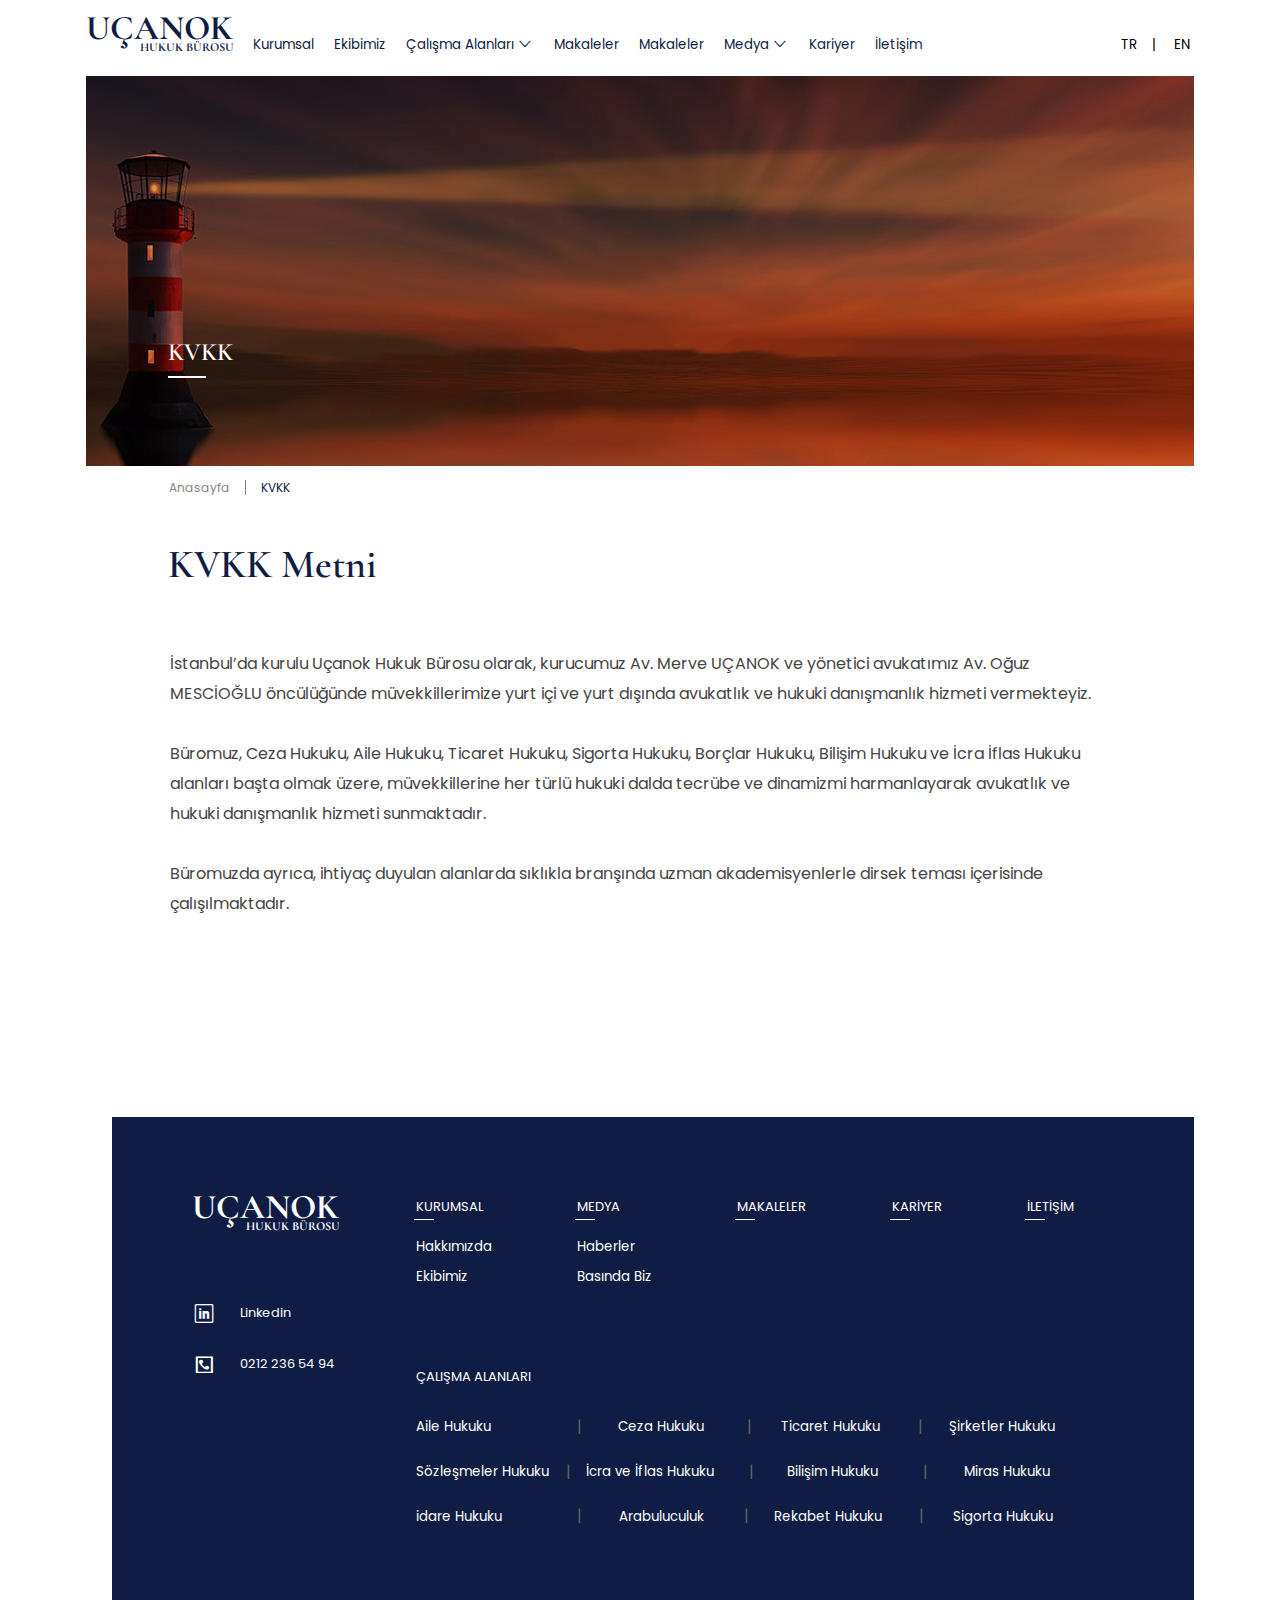
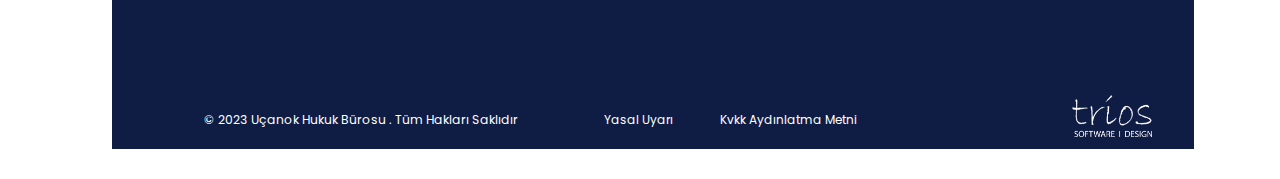
<file: kvkk.html>
<!DOCTYPE html>
<html lang="tr">

<head>
    <meta charset="UTF-8">
    <meta name="viewport" content="width=device-width, initial-scale=1, minimum-scale=1, maximum-scale=1">
    <meta name="description" content="">
    <meta name="keywords" content="">
    <meta name="author" content="">
    <meta name="robots" content="all">
    <link rel="canonical" href="" />
    <meta name="publisher" content="">
    <meta property="og:title" content="">
    <meta property="og:description" content="">
    <meta property="og:url" content="">
    <meta property="og:image" content="">
    <meta name="twitter:card" content="summary_large_image">
    <meta name="twitter:title" content="">
    <meta name="twitter:description" content="">
    <meta name="twitter:url" content="">
    <meta name="twitter:image" content="">

    <link rel="shortcut icon" href="public/favicon.ico" type="image/x-icon'">
    <link rel="icon" href="public/favicon.ico" type="image/x-icon">
    <link rel="apple-touch-icon" sizes="57x57" href="public/apple-icon-57x57.png">
    <link rel="apple-touch-icon" sizes="60x60" href="public/apple-icon-60x60.png">
    <link rel="apple-touch-icon" sizes="72x72" href="public/apple-icon-72x72.png">
    <link rel="apple-touch-icon" sizes="76x76" href="public/apple-icon-76x76.png">
    <link rel="apple-touch-icon" sizes="114x114" href="public/apple-icon-114x114.png">
    <link rel="apple-touch-icon" sizes="120x120" href="public/apple-icon-120x120.png">
    <link rel="apple-touch-icon" sizes="144x144" href="public/apple-icon-144x144.png">
    <link rel="apple-touch-icon" sizes="152x152" href="public/apple-icon-152x152.png">
    <link rel="apple-touch-icon" sizes="180x180" href="public/apple-icon-180x180.png">
    <link rel="icon" type="image/png" sizes="192x192" href="public/android-icon-192x192.png">
    <link rel="icon" type="image/png" sizes="32x32" href="public/favicon-32x32.png">
    <link rel="icon" type="image/png" sizes="96x96" href="public/favicon-96x96.png">
    <link rel="icon" type="image/png" sizes="16x16" href="public/favicon-16x16.png">
    <link rel="manifest" href="public/manifest.json">
    <meta name="msapplication-TileColor" content="#ffffff">
    <meta name="msapplication-TileImage" content="public/ms-icon-144x144.png">
    <meta name="theme-color" content="#ffffff">


    <link rel="preconnect" href="https://fonts.googleapis.com">
    <link rel="preconnect" href="https://fonts.gstatic.com" crossorigin>
    <link
        href="https://fonts.googleapis.com/css2?family=Cormorant+Garamond:ital,wght@0,300;0,400;0,500;0,600;0,700;1,300;1,400;1,500;1,600;1,700&family=Poppins:ital,wght@0,100;0,200;0,300;0,400;0,500;0,600;0,700;0,800;0,900;1,100;1,200;1,300;1,400;1,500;1,600;1,700;1,800;1,900&display=swap"
        rel="stylesheet">

    <title>Uçanok Hukuk Bürosu | Kurumsal</title>

    <link rel="stylesheet" href="public/assets/plugins/swiper/swiper-bundle.min.css">
    <link rel="stylesheet" href="public/assets/front/css/app.css">
</head>

<body>
    <div id="app">
        <div class="preloader">
            <div class="preloader-container">
                <svg class="loader" xmlns="http://www.w3.org/2000/svg" viewBox="0 0 340 340">
                    <circle cx="170" cy="170" r="160" stroke="#0f1c44"/>
                    <circle cx="170" cy="170" r="135" stroke="#ff4200"/>
                    <circle cx="170" cy="170" r="110" stroke="#0f1c44"/>
                    <circle cx="170" cy="170" r="85" stroke="#ff4200"/>
                </svg>
                <span class="icon-right-arrow-1"></span>
            </div>
        </div>
        <header id="header">
              <div class="mobileHeader">
                <a class="logo" href="index.html"><span>UÇANOK</span><span class="small">HUKUK BÜROSU</span></a>
                <div class="language">
                    <a href="javascript:;">TR</a>
                    <a href="javascript:;">EN</a>
                </div>
                <div class="navMenuButton">
                </div>
            </div>
            <div class="header container-3xl">
                <a class="logo" href="index.html"><span>UÇANOK</span><span class="small">HUKUK BÜROSU</span></a>
                <nav id="headerMenu">
                    <ul>
                        <li class="menuItem"><a class="menuLink" href="kurumsal.html">Kurumsal</a></li>
                        <li class="menuItem"><a class="menuLink" href="ekibimiz.html">Ekibimiz</a></li>
                        <li class="menuItem">
                            <span class="menuLink">Çalışma Alanları <span
                                    class="icon-right-arrow tansform90"></span></span>
                            <ul class="subMenu">
                                <li class="menuItem"><a class="menuLink" href="calisma-alanlari-detay.html">Çalışma Alanı Detay</a></li>
                                <li class="menuItem"><a class="menuLink" href="calisma-alanlari-detay.html">Çalışma Alanı Detay 2</a></li>
                                <li class="menuItem"><a class="menuLink" href="calisma-alanlari-detay.html">Çalışma Alanı Detay 3</a></li>
                                <li class="menuItem"><a class="menuLink" href="calisma-alanlari-detay.html">Çalışma Alanı Detay 4</a></li>
                            </ul>
                        </li>
                        <li class="menuItem"><a class="menuLink" href="makaleler.html">Makaleler</a></li>
                         <li class="menuItem"><a class="menuLink" href="makaleler.html">Makaleler</a></li>
                         <li class="menuItem">
                            <span class="menuLink">Medya<span
                                class="icon-right-arrow tansform90"></span></span>
                            <ul class="subMenu">
                                <li class="menuItem"><a class="menuLink" href="javascript:;">Haberler</a></li>
                                <li class="menuItem"><a class="menuLink" href="javascript:;">Basında Biz</a></li>
                            </ul>
                        </li>
                        <li class="menuItem"><a class="menuLink" href="kariyer.html">Kariyer</a></li>
                        <li class="menuItem"><a class="menuLink" href="iletisim.html">İletişim</a></li>
                    </ul>
                </nav>
                <div class="socialMediaWrapper">
                    <span>Bizi Takip Et!</span>
                    <div class="socialMedia">
                        <a href="javascript:;" target="_blank"><span class="icon-instagram" data-aos="fade-down" data-aos-duration="700" data-aos-delay="300"></span></a>
                        <a href="javascript:;" target="_blank"><span class="icon-twitter" data-aos="fade-down" data-aos-duration="700" data-aos-delay="200"></span></a>
                        <a href="javascript:;" target="_blank"><span class="icon-linkedin-2" data-aos="fade-down" data-aos-duration="700" data-aos-delay="100"></span></a>
                    </div>
                </div>
                <div class="language">
                    <a href="javascript:;">TR</a>
                    <a href="javascript:;">EN</a>
                </div>
            </div>
        </header>
        <main>
            <div class="bannerWrapper container-3xl">
                <div class="bannerContainer">
                    <div class="bannerImage">
                        <img src="public/assets/images/media/kaiyer.jpg" alt="">
                    </div>
                    <div class="bannerDesc">
                        <div class="pageTitle">
                            <div class="bannerTitle">KVKK</div>
                        </div>
                    </div>
                </div>
                <div class="breadCrumb">
                    <a href="index.html">Anasayfa</a>
                    <a class="active" href="javascript:;">KVKK</a>
                </div>
            </div>
            <div class="pageWrapper">
                <div class="container-3xl">
                    <div class="pageContent">
                        <h1 class="preLine">KVKK Metni</h1>
                        <div class="paragraph">
                            <p>İstanbul’da kurulu Uçanok Hukuk Bürosu olarak, kurucumuz Av. Merve UÇANOK ve yönetici avukatımız Av. Oğuz MESCİOĞLU öncülüğünde müvekkillerimize yurt içi ve yurt dışında avukatlık ve hukuki danışmanlık hizmeti vermekteyiz. </p>
                            <p>Büromuz, Ceza Hukuku, Aile Hukuku, Ticaret Hukuku, Sigorta Hukuku, Borçlar Hukuku, Bilişim Hukuku ve İcra İflas Hukuku alanları başta olmak üzere, müvekkillerine her türlü hukuki dalda tecrübe ve dinamizmi harmanlayarak avukatlık ve hukuki danışmanlık hizmeti sunmaktadır. </p>
                            <p>Büromuzda ayrıca, ihtiyaç duyulan alanlarda sıklıkla branşında uzman akademisyenlerle dirsek teması içerisinde çalışılmaktadır.</p>
                        </div>
                    </div>
                </div>
            </div>
        </main>
        <footer>
            <div class="container-3xl">
                <div class="footer">
                    <div class="top">
                        <div class="leftColumn">
                            <a class="logo light" href="index.html"><span>UÇANOK</span><span class="small">HUKUK
                                    BÜROSU</span></a>
                            <div class="contact-buttons">
                                <a href="https://tr.linkedin.com/in/avmerveucanok" target="_blank"><span
                                        class="icon-linkedin-2"></span><span>Linkedin</span></a>
                                <a href="tel:02122365494"><span class="icon-phone"></span><span>0212 236 54
                                        94</span></a>
                            </div>
                        </div>
                        <div class="rightColumn">
                            <nav class="show light">
                                <ul>
                                    <li class="menuItem">
                                        <span class="menuLink" href="javascript:;">Kurumsal</span>
                                        <ul class="subMenu">
                                            <li class="menuItem"><a class="menuLink" href="javascript:;">Hakkımızda</a>
                                            </li>
                                            <li class="menuItem"><a class="menuLink" href="javascript:;">Ekibimiz</a>
                                            </li>
                                        </ul>
                                    </li>
                                    <li class="menuItem">
                                        <span class="menuLink" href="javascript:;">Medya</span>
                                        <ul class="subMenu">
                                            <li class="menuItem"><a class="menuLink" href="javascript:;">Haberler</a>
                                            </li>
                                            <li class="menuItem"><a class="menuLink" href="javascript:;">Basında Biz</a>
                                            </li>
                                        </ul>
                                    </li>
                                    <li class="menuItem"><a class="menuLink" href="javascript:;">Makaleler</a></li>
                                    <li class="menuItem"><a class="menuLink" href="javascript:;">Kariyer</a></li>
                                    <li class="menuItem"><a class="menuLink" href="javascript:;">İletişim</a></li>
                                </ul>
                                <ul>
                                    <li class="menuItem w-100">
                                        <span class="menuLink noLine" href="javascript:;">Çalışma Alanları</span>
                                        <ul class="subMenu grid">
                                            <li class="menuItem"><a class="menuLink" target="_blank"
                                                    href="javascript:;">Aile Hukuku</a></li>
                                            <li class="menuItem"><a class="menuLink" target="_blank"
                                                    href="javascript:;">Ceza Hukuku</a></li>
                                            <li class="menuItem"><a class="menuLink" target="_blank"
                                                    href="javascript:;">Ticaret Hukuku</a></li>
                                            <li class="menuItem"><a class="menuLink" target="_blank"
                                                    href="javascript:;">Şirketler Hukuku</a></li>
                                            <li class="menuItem"><a class="menuLink" target="_blank"
                                                    href="javascript:;">Sözleşmeler Hukuku</a></li>
                                            <li class="menuItem"><a class="menuLink" target="_blank"
                                                    href="javascript:;">İcra ve İflas Hukuku</a></li>
                                            <li class="menuItem"><a class="menuLink" target="_blank"
                                                    href="javascript:;">Bilişim Hukuku</a></li>
                                            <li class="menuItem"><a class="menuLink" target="_blank"
                                                    href="javascript:;">Miras Hukuku</a></li>
                                            <li class="menuItem"><a class="menuLink" target="_blank"
                                                    href="javascript:;">idare Hukuku</a></li>
                                            <li class="menuItem"><a class="menuLink" target="_blank"
                                                    href="javascript:;">Arabuluculuk</a></li>
                                            <li class="menuItem"><a class="menuLink" target="_blank"
                                                    href="javascript:;">Rekabet Hukuku</a></li>
                                            <li class="menuItem"><a class="menuLink" target="_blank"
                                                    href="javascript:;">Sigorta Hukuku</a></li>
                                        </ul>
                                    </li>
                                </ul>
                            </nav>
                        </div>
                    </div>
                    <div class="bottom">
                        <div class="copyRight">© 2023 Uçanok Hukuk Bürosu . Tüm Hakları Saklıdır</div>
                        <nav class="light">
                            <ul class="">
                                <li class="menuItem">
                                    <a href="javascript:;" class="menuLink">Yasal Uyarı</a>
                                </li>
                                <li class="menuItem">
                                    <a href="javascript:;" class="menuLink">Kvkk Aydınlatma Metni</a>
                                </li>
                            </ul>
                       </nav>
                        <a href="javascript:;" class="trios"><img src="public/assets/images/statics/trios-logo.png" alt=""></a>
                    </div>
                </div>
            </div>
        </footer>
    </div>

    <script src="public/assets/plugins/jquery.min.js"></script>
    <script src="public/assets/plugins/aos/aos.js"></script>
    <script src="public/assets/plugins/sharer.min.js"></script>
    <script src="public/assets/plugins/swiper/swiper-bundle.min.js"></script>
    <script src="public/assets/front/js/app.js"></script>
    <script>
        function uploadFile(target) {
            document.getElementById("file-name").innerHTML = target.files[0].name;
        }

    </script>
</body>

</html>
</file>
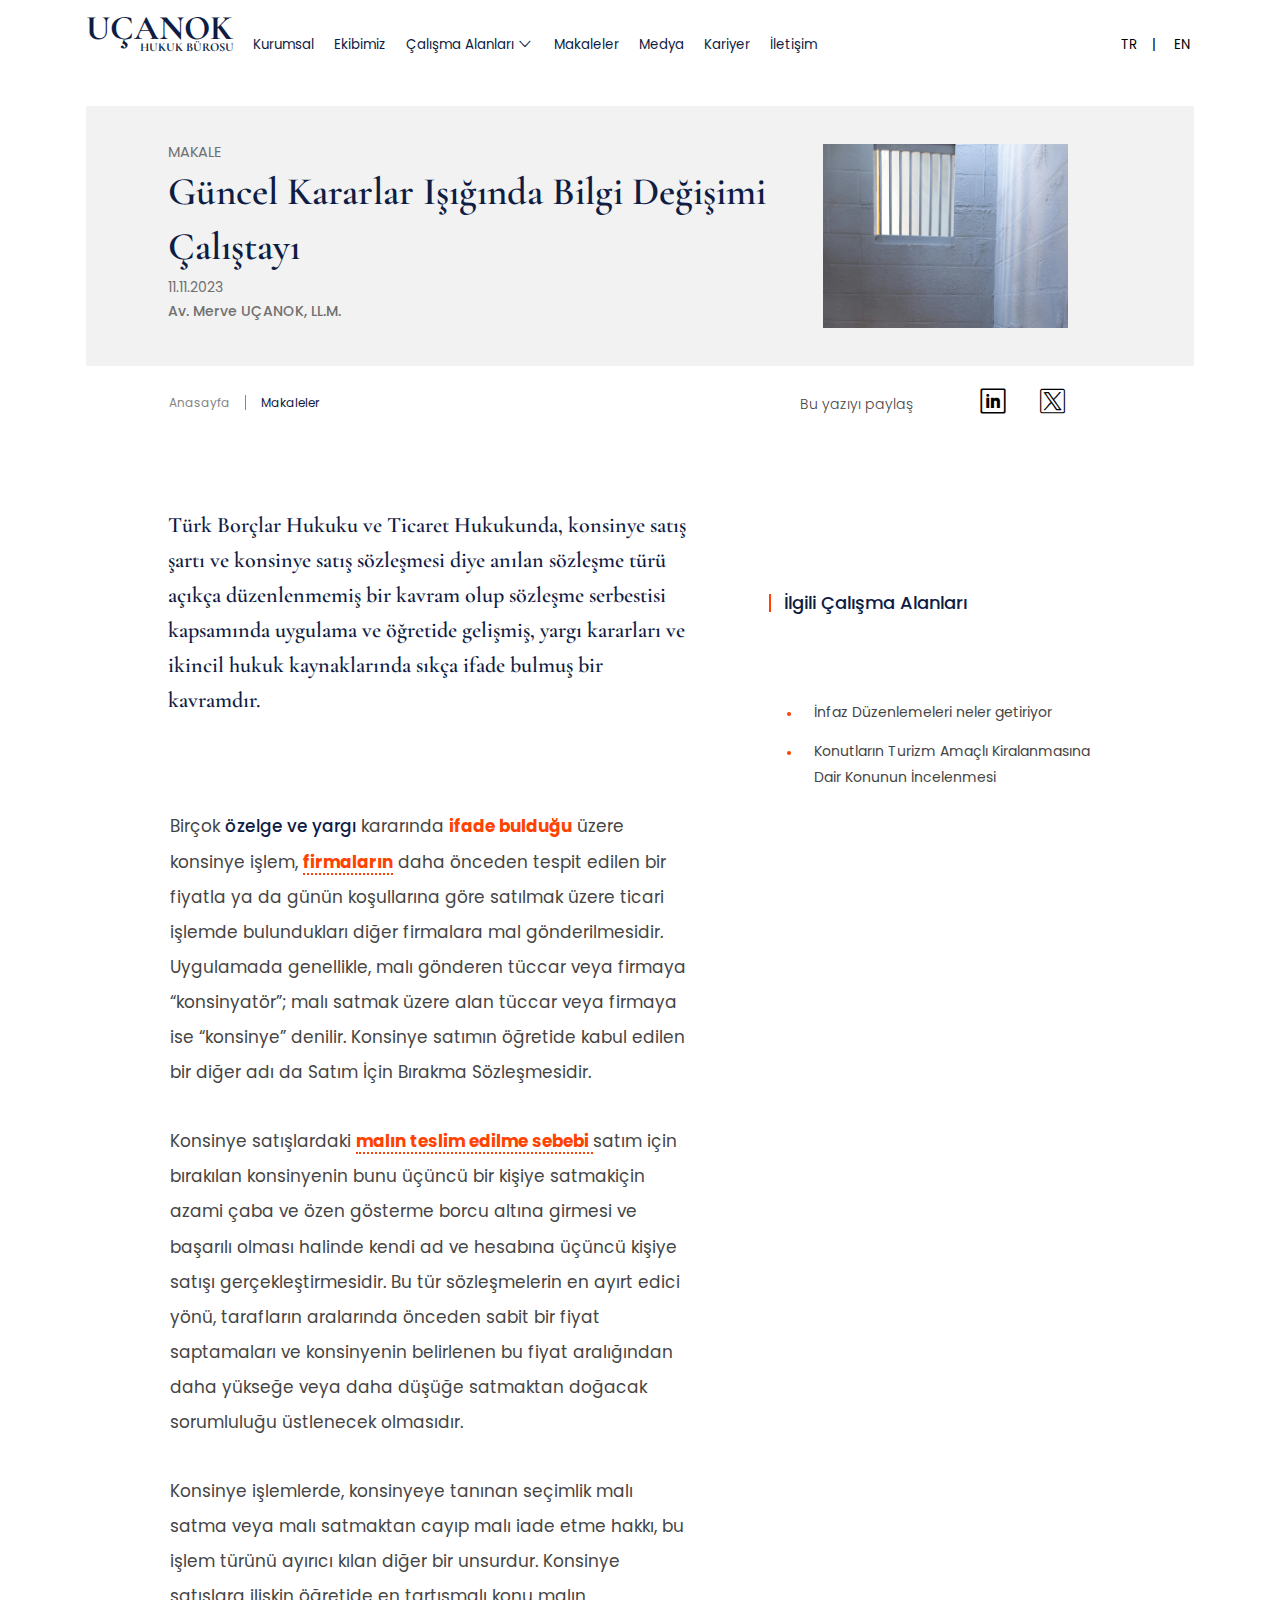
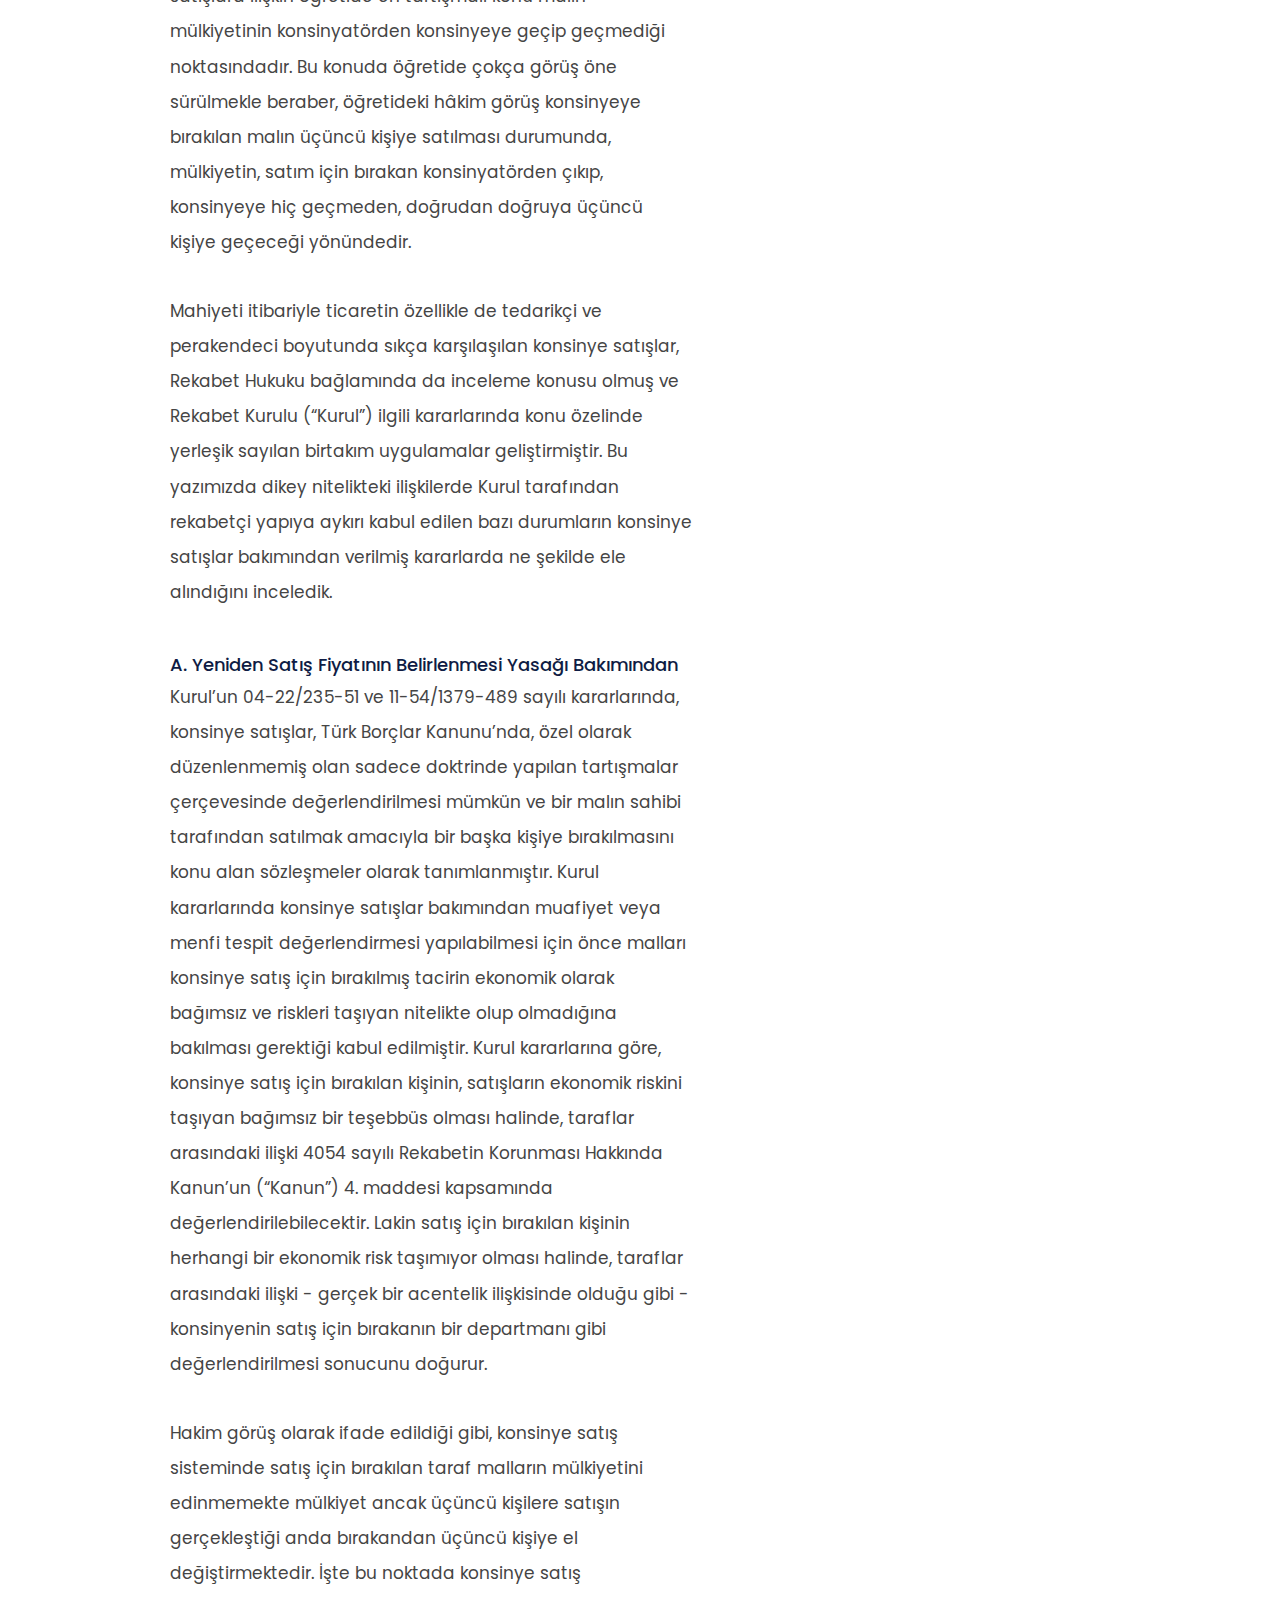
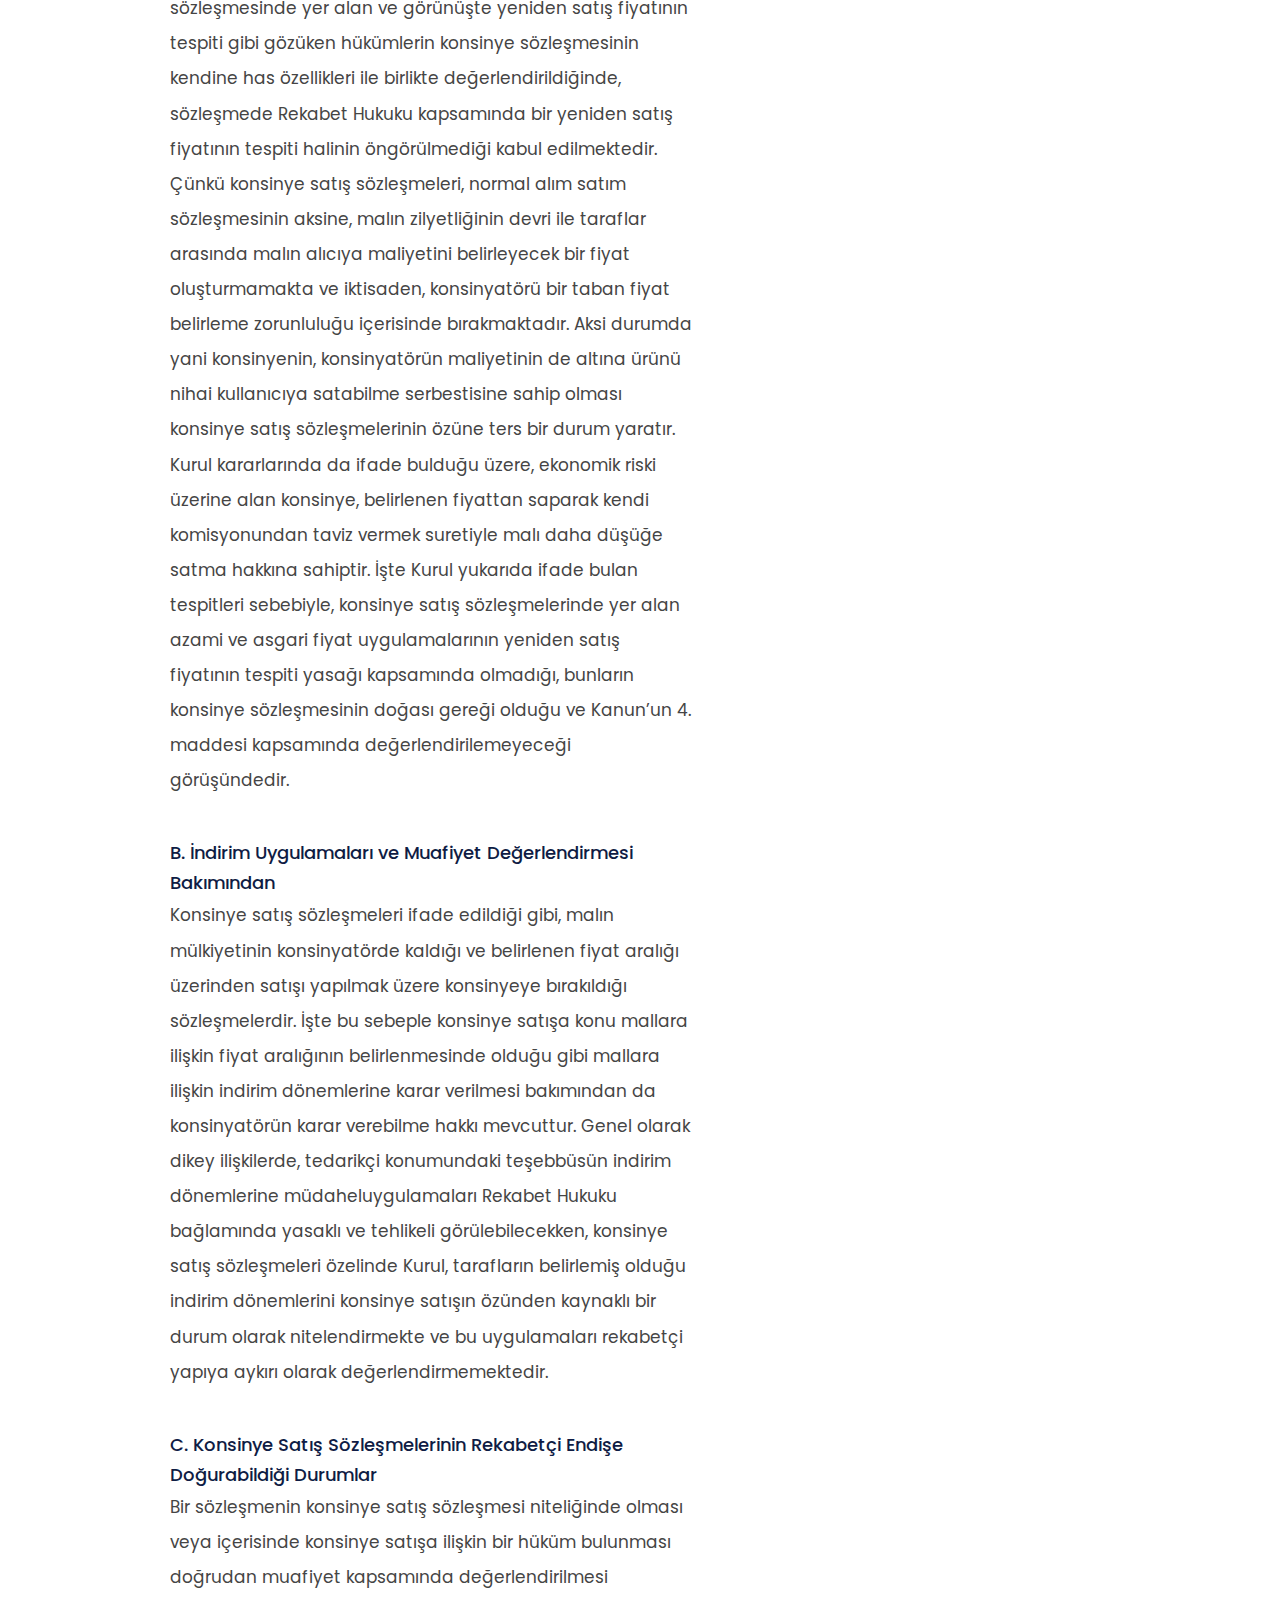
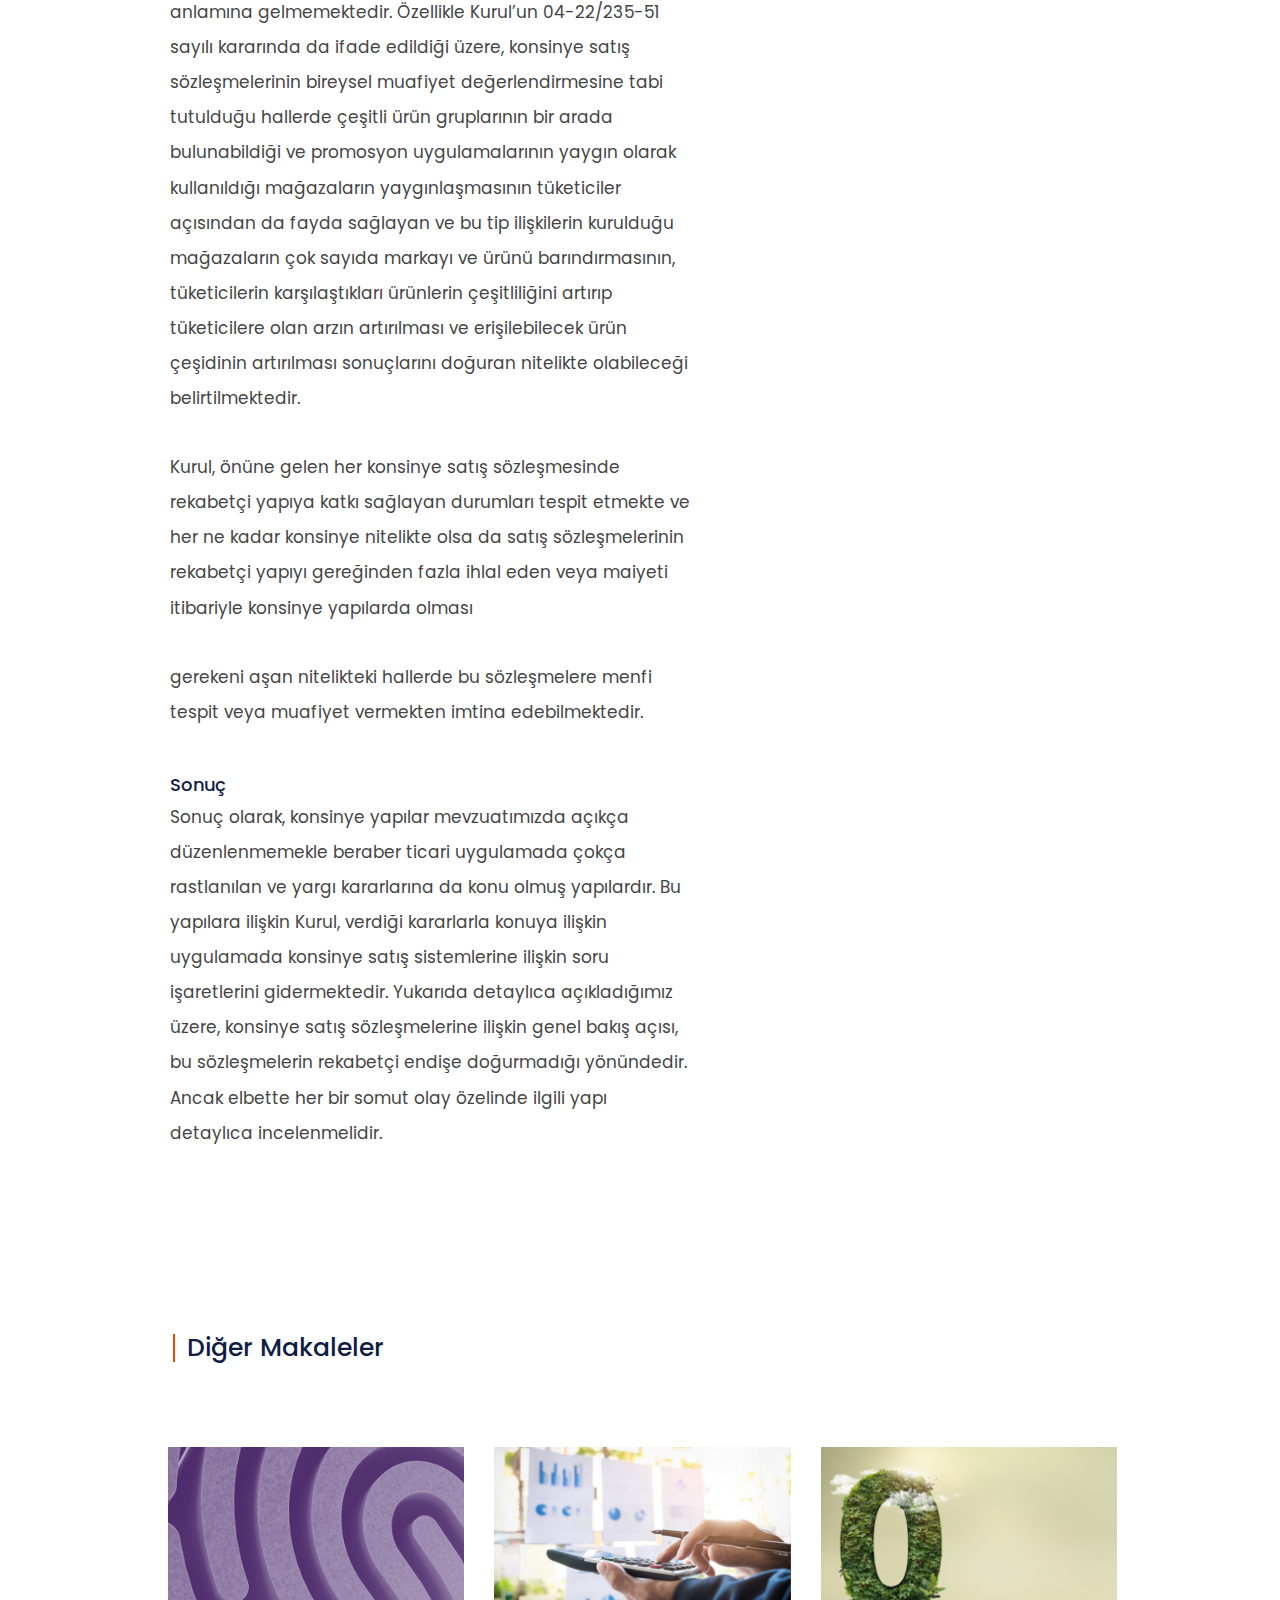
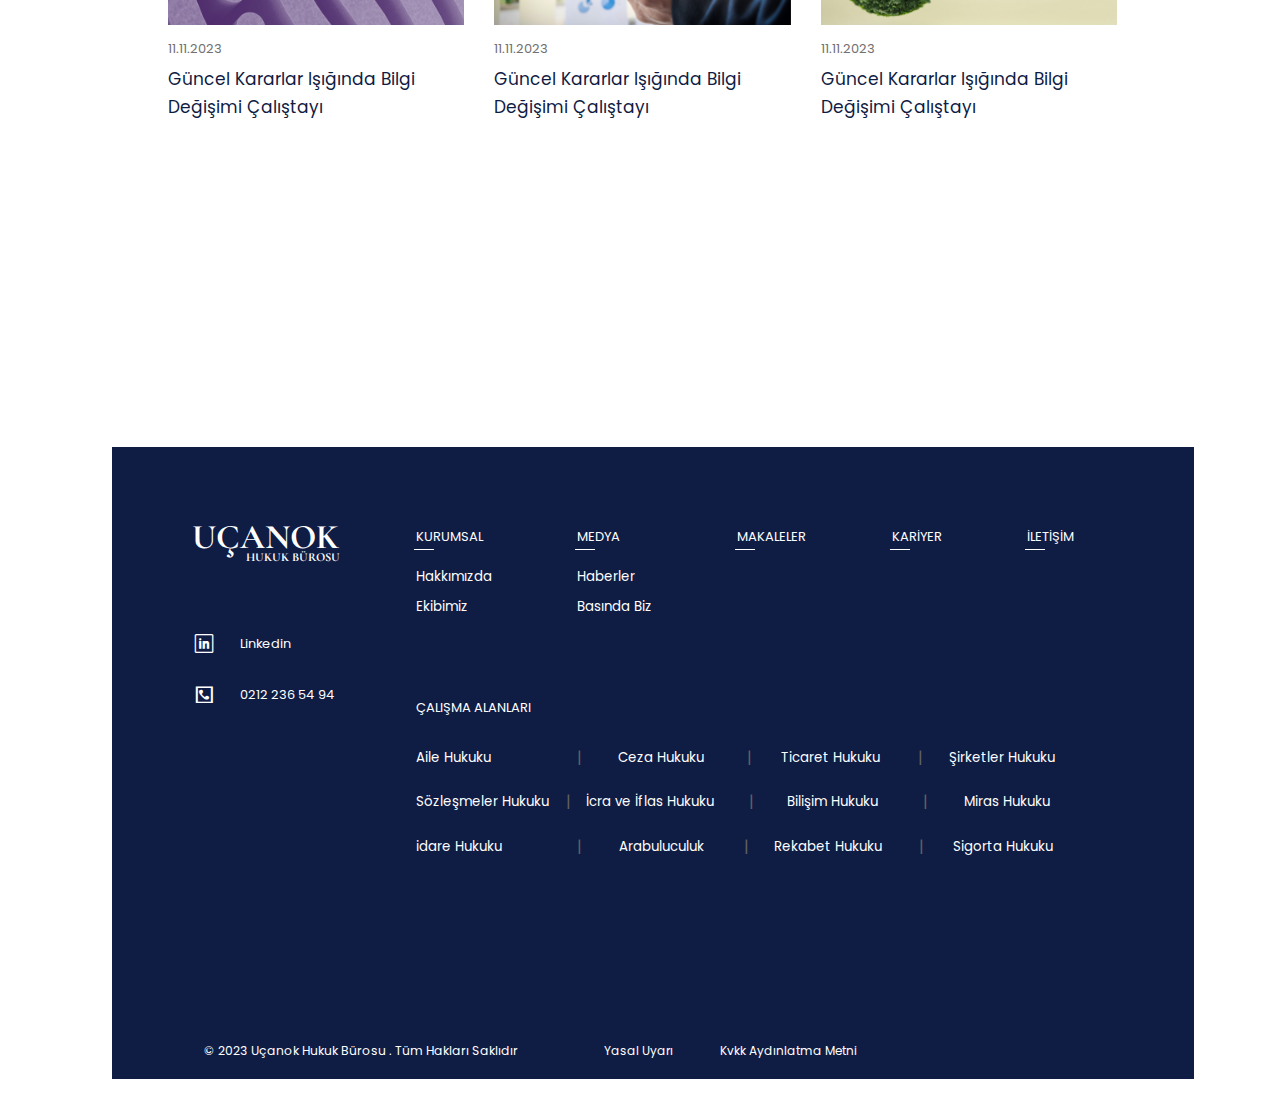
<file: makale-detay.html>
<!DOCTYPE html>
<html lang="tr">

    <head>
        <meta charset="UTF-8">
        <meta name="viewport"
            content="width=device-width, initial-scale=1, minimum-scale=1, maximum-scale=1">
        <meta name="description" content>
        <meta name="keywords" content>
        <meta name="author" content>
        <meta name="robots" content="all">
        <link rel="canonical" href />
        <meta name="publisher" content>
        <meta property="og:title" content>
        <meta property="og:description" content>
        <meta property="og:url" content>
        <meta property="og:image" content>
        <meta name="twitter:card" content="summary_large_image">
        <meta name="twitter:title" content>
        <meta name="twitter:description" content>
        <meta name="twitter:url" content>
        <meta name="twitter:image" content>

        <link rel="shortcut icon" href="public/favicon.ico"
            type="image/x-icon'">
        <link rel="icon" href="public/favicon.ico" type="image/x-icon">
        <link rel="apple-touch-icon" sizes="57x57"
            href="public/apple-icon-57x57.png">
        <link rel="apple-touch-icon" sizes="60x60"
            href="public/apple-icon-60x60.png">
        <link rel="apple-touch-icon" sizes="72x72"
            href="public/apple-icon-72x72.png">
        <link rel="apple-touch-icon" sizes="76x76"
            href="public/apple-icon-76x76.png">
        <link rel="apple-touch-icon" sizes="114x114"
            href="public/apple-icon-114x114.png">
        <link rel="apple-touch-icon" sizes="120x120"
            href="public/apple-icon-120x120.png">
        <link rel="apple-touch-icon" sizes="144x144"
            href="public/apple-icon-144x144.png">
        <link rel="apple-touch-icon" sizes="152x152"
            href="public/apple-icon-152x152.png">
        <link rel="apple-touch-icon" sizes="180x180"
            href="public/apple-icon-180x180.png">
        <link rel="icon" type="image/png" sizes="192x192"
            href="public/android-icon-192x192.png">
        <link rel="icon" type="image/png" sizes="32x32"
            href="public/favicon-32x32.png">
        <link rel="icon" type="image/png" sizes="96x96"
            href="public/favicon-96x96.png">
        <link rel="icon" type="image/png" sizes="16x16"
            href="public/favicon-16x16.png">
        <link rel="manifest" href="public/manifest.json">
        <meta name="msapplication-TileColor" content="#ffffff">
        <meta name="msapplication-TileImage"
            content="public/ms-icon-144x144.png">
        <meta name="theme-color" content="#ffffff">

        <link rel="preconnect" href="https://fonts.googleapis.com">
        <link rel="preconnect" href="https://fonts.gstatic.com" crossorigin>
        <link
            href="https://fonts.googleapis.com/css2?family=Cormorant+Garamond:ital,wght@0,300;0,400;0,500;0,600;0,700;1,300;1,400;1,500;1,600;1,700&family=Poppins:ital,wght@0,100;0,200;0,300;0,400;0,500;0,600;0,700;0,800;0,900;1,100;1,200;1,300;1,400;1,500;1,600;1,700;1,800;1,900&display=swap"
            rel="stylesheet">

        <title>Uçanok Hukuk Bürosu | Kurumsal</title>

        <link rel="stylesheet"
            href="public/assets/plugins/swiper/swiper-bundle.min.css">
        <link rel="stylesheet" href="public/assets/front/css/app.css">
    </head>

    <body>
        <div id="app">
            <div class="preloader">
                <div class="preloader-container">
                    <svg class="loader" xmlns="http://www.w3.org/2000/svg"
                        viewBox="0 0 340 340">
                        <circle cx="170" cy="170" r="160" stroke="#0f1c44" />
                        <circle cx="170" cy="170" r="135" stroke="#ff4200" />
                        <circle cx="170" cy="170" r="110" stroke="#0f1c44" />
                        <circle cx="170" cy="170" r="85" stroke="#ff4200" />
                    </svg>
                    <span class="icon-right-arrow-1"></span>
                </div>
            </div>
            <header id="header">
                <div class="mobileHeader">
                    <a class="logo" href="index.html"><span>UÇANOK</span><span
                            class="small">HUKUK BÜROSU</span></a>
                    <div class="navMenuButton">
                    </div>
                </div>
                <div class="header container-3xl">
                    <a class="logo" href="index.html"><span>UÇANOK</span><span
                            class="small">HUKUK BÜROSU</span></a>
                    <nav id="headerMenu">
                        <ul>
                            <li class="menuItem"><a class="menuLink"
                                    href="kurumsal.html">Kurumsal</a></li>
                            <li class="menuItem"><a class="menuLink"
                                    href="ekibimiz.html">Ekibimiz</a></li>
                            <li class="menuItem">
                                <span class="menuLink">Çalışma Alanları <span
                                        class="icon-right-arrow tansform90"></span></span>
                                <ul class="subMenu">
                                    <li class="menuItem"><a class="menuLink"
                                            href="calisma-alanlari-detay.html">Çalışma
                                            Alanı Detay</a></li>
                                    <li class="menuItem"><a class="menuLink"
                                            href="calisma-alanlari-detay.html">Çalışma
                                            Alanı Detay 2</a></li>
                                    <li class="menuItem"><a class="menuLink"
                                            href="calisma-alanlari-detay.html">Çalışma
                                            Alanı Detay 3</a></li>
                                    <li class="menuItem"><a class="menuLink"
                                            href="calisma-alanlari-detay.html">Çalışma
                                            Alanı Detay 4</a></li>
                                </ul>
                            </li>
                            <li class="menuItem"><a class="menuLink"
                                    href="makaleler.html">Makaleler</a></li>
                            <li class="menuItem"><a class="menuLink"
                                    href="javascript:;">Medya</a></li>
                            <li class="menuItem"><a class="menuLink"
                                    href="kariyer.html">Kariyer</a></li>
                            <li class="menuItem"><a class="menuLink"
                                    href="iletisim.html">İletişim</a></li>
                        </ul>
                    </nav>
                    <div class="socialMediaWrapper">
                        <span>Bizi Takip Et!</span>
                        <div class="socialMedia">
                            <a href="javascript:;" target="_blank"><span
                                    class="icon-instagram" data-aos="fade-down"
                                    data-aos-duration="700"
                                    data-aos-delay="300"></span></a>
                            <a href="javascript:;" target="_blank"><span
                                    class="icon-twitter" data-aos="fade-down"
                                    data-aos-duration="700"
                                    data-aos-delay="200"></span></a>
                            <a href="javascript:;" target="_blank"><span
                                    class="icon-linkedin-2" data-aos="fade-down"
                                    data-aos-duration="700"
                                    data-aos-delay="100"></span></a>
                        </div>
                    </div>
                    <div class="language">
                        <a href="javascript:;">TR</a>
                        <a href="javascript:;">EN</a>
                    </div>
                </div>
            </header>
            <main>
                <div class="bannerWrapper container-3xl">
                    <div class="bannerContainer acticleSection">
                        <div class="bg-gray d-flex hstack">
                            <div class="leftColumn">
                                <div>
                                    <span class="categoryName">MAKALE</span>
                                    <h1>Güncel Kararlar Işığında Bilgi Değişimi
                                        Çalıştayı</h1>
                                    <span class="date">11.11.2023</span>
                                </div>
                                <span class="articleWrites">Av. Merve UÇANOK,
                                    LL.M.</span>
                            </div>
                            <div class="articleImages">
                                <div class="imageWrapper">
                                    <img
                                        src="public/assets/images/media/pexels.jpg"
                                        alt>
                                </div>
                            </div>
                        </div>
                    </div>
                    <div class="d-lg-flex position-relative">
                        <div class="breadCrumb">
                            <a href="index.html">Anasayfa</a>
                            <a class="active"
                                href="makaleler.html">Makaleler</a>
                        </div>
                        <div class="shareWrapper">
                            <span>Bu yazıyı paylaş</span>
                            <div class="socialShare">
                                <a class="button linkedin"
                                    data-sharer="linkedin"
                                    data-url="https://ellisonleao.github.io/sharer.js/"><span
                                        class="icon-linkedin-2"></span></a>
                                <a class="button twitter" data-sharer="twitter"
                                    data-via="ellisonleao"
                                    data-picture="https://ellisonleao.github.io/sharer.js/img/socialbg.png"
                                    data-title="Sharer.js is the ultimate sharer js lib"
                                    data-url="https://ellisonleao.github.io/sharer.js/"><span
                                        class="icon-twitter"></span></a>
                            </div>
                        </div>
                    </div>
                </div>
                <div class="pageWrapper">
                    <div class="container-3xl">
                        <div class="pageContent d-flex type2">
                            <div class="leftColumn">
                                <div class="shortText">
                                    Türk Borçlar Hukuku ve Ticaret Hukukunda,
                                    konsinye satış şartı ve konsinye satış
                                    sözleşmesi diye anılan sözleşme türü açıkça
                                    düzenlenmemiş bir kavram olup sözleşme
                                    serbestisi kapsamında uygulama ve öğretide
                                    gelişmiş, yargı kararları ve ikincil hukuk
                                    kaynaklarında sıkça ifade bulmuş bir
                                    kavramdır.
                                </div>
                                <div class="paragraph">
                                    <p>Birçok <b>özelge ve yargı</b> kararında
                                        <strong> ifade bulduğu</strong> üzere
                                        konsinye işlem, <a
                                            href="javascript:;">firmaların</a>
                                        daha önceden tespit edilen bir fiyatla
                                        ya da günün koşullarına göre satılmak
                                        üzere ticari işlemde bulundukları diğer
                                        firmalara mal gönderilmesidir.
                                        Uygulamada genellikle, malı gönderen
                                        tüccar veya firmaya “konsinyatör”; malı
                                        satmak üzere alan tüccar veya firmaya
                                        ise “konsinye” denilir. Konsinye satımın
                                        öğretide kabul edilen bir diğer adı da
                                        Satım İçin Bırakma Sözleşmesidir.</p>
                                    <p>Konsinye satışlardaki <a href="javascript:;">malın teslim edilme
                                        sebebi </a> satım için bırakılan konsinyenin
                                        bunu üçüncü bir kişiye satmakiçin azami
                                        çaba ve özen gösterme borcu altına
                                        girmesi ve başarılı olması halinde kendi
                                        ad ve hesabına üçüncü kişiye satışı
                                        gerçekleştirmesidir. Bu tür
                                        sözleşmelerin en ayırt edici yönü,
                                        tarafların aralarında önceden sabit bir
                                        fiyat saptamaları ve konsinyenin
                                        belirlenen bu fiyat aralığından daha
                                        yükseğe veya daha düşüğe satmaktan
                                        doğacak sorumluluğu üstlenecek
                                        olmasıdır.</p>
                                    <p>Konsinye işlemlerde, konsinyeye tanınan
                                        seçimlik malı satma veya malı satmaktan
                                        cayıp malı iade etme hakkı, bu işlem
                                        türünü ayırıcı kılan diğer bir unsurdur.
                                        Konsinye satışlara ilişkin öğretide en
                                        tartışmalı konu malın mülkiyetinin
                                        konsinyatörden konsinyeye geçip
                                        geçmediği noktasındadır. Bu konuda
                                        öğretide çokça görüş öne sürülmekle
                                        beraber, öğretideki hâkim görüş
                                        konsinyeye bırakılan malın üçüncü kişiye
                                        satılması durumunda, mülkiyetin, satım
                                        için bırakan konsinyatörden çıkıp,
                                        konsinyeye hiç geçmeden, doğrudan
                                        doğruya üçüncü kişiye geçeceği
                                        yönündedir.</p>
                                    <p>Mahiyeti itibariyle ticaretin özellikle
                                        de tedarikçi ve perakendeci boyutunda
                                        sıkça karşılaşılan konsinye satışlar,
                                        Rekabet Hukuku bağlamında da inceleme
                                        konusu olmuş ve Rekabet Kurulu (“Kurul”)
                                        ilgili kararlarında konu özelinde
                                        yerleşik sayılan birtakım uygulamalar
                                        geliştirmiştir. Bu yazımızda dikey
                                        nitelikteki ilişkilerde Kurul tarafından
                                        rekabetçi yapıya aykırı kabul edilen
                                        bazı durumların konsinye satışlar
                                        bakımından verilmiş kararlarda ne
                                        şekilde ele alındığını inceledik.</p>
                                    <span class="pTitle">A. Yeniden Satış
                                        Fiyatının Belirlenmesi Yasağı
                                        Bakımından</span>
                                    <p>Kurul’un 04-22/235-51 ve 11-54/1379-489
                                        sayılı kararlarında, konsinye satışlar,
                                        Türk Borçlar Kanunu’nda, özel olarak
                                        düzenlenmemiş olan sadece doktrinde
                                        yapılan tartışmalar çerçevesinde
                                        değerlendirilmesi mümkün ve bir malın
                                        sahibi tarafından satılmak amacıyla bir
                                        başka kişiye bırakılmasını konu alan
                                        sözleşmeler olarak tanımlanmıştır. Kurul
                                        kararlarında konsinye satışlar
                                        bakımından muafiyet veya menfi tespit
                                        değerlendirmesi yapılabilmesi için önce
                                        malları konsinye satış için bırakılmış
                                        tacirin ekonomik olarak bağımsız ve
                                        riskleri taşıyan nitelikte olup
                                        olmadığına bakılması gerektiği kabul
                                        edilmiştir. Kurul kararlarına göre,
                                        konsinye satış için bırakılan kişinin,
                                        satışların ekonomik riskini taşıyan
                                        bağımsız bir teşebbüs olması halinde,
                                        taraflar arasındaki ilişki 4054 sayılı
                                        Rekabetin Korunması Hakkında Kanun’un
                                        (“Kanun”) 4. maddesi kapsamında
                                        değerlendirilebilecektir. Lakin satış
                                        için bırakılan kişinin herhangi bir
                                        ekonomik risk taşımıyor olması halinde,
                                        taraflar arasındaki ilişki - gerçek bir
                                        acentelik ilişkisinde olduğu gibi -
                                        konsinyenin satış için bırakanın bir
                                        departmanı gibi değerlendirilmesi
                                        sonucunu doğurur.</p>
                                    <p>Hakim görüş olarak ifade edildiği gibi,
                                        konsinye satış sisteminde satış için
                                        bırakılan taraf malların mülkiyetini
                                        edinmemekte mülkiyet ancak üçüncü
                                        kişilere satışın gerçekleştiği anda
                                        bırakandan üçüncü kişiye el
                                        değiştirmektedir. İşte bu noktada
                                        konsinye satış sözleşmesinde yer alan ve
                                        görünüşte yeniden satış fiyatının
                                        tespiti gibi gözüken hükümlerin konsinye
                                        sözleşmesinin kendine has özellikleri
                                        ile birlikte değerlendirildiğinde,
                                        sözleşmede Rekabet Hukuku kapsamında bir
                                        yeniden satış fiyatının tespiti halinin
                                        öngörülmediği kabul edilmektedir. Çünkü
                                        konsinye satış sözleşmeleri, normal alım
                                        satım sözleşmesinin aksine, malın
                                        zilyetliğinin devri ile taraflar
                                        arasında malın alıcıya maliyetini
                                        belirleyecek bir fiyat oluşturmamakta ve
                                        iktisaden, konsinyatörü bir taban fiyat
                                        belirleme zorunluluğu içerisinde
                                        bırakmaktadır. Aksi durumda yani
                                        konsinyenin, konsinyatörün maliyetinin
                                        de altına ürünü nihai kullanıcıya
                                        satabilme serbestisine sahip olması
                                        konsinye satış sözleşmelerinin özüne
                                        ters bir durum yaratır. Kurul
                                        kararlarında da ifade bulduğu üzere,
                                        ekonomik riski üzerine alan konsinye,
                                        belirlenen fiyattan saparak kendi
                                        komisyonundan taviz vermek suretiyle
                                        malı daha düşüğe satma hakkına sahiptir.
                                        İşte Kurul yukarıda ifade bulan
                                        tespitleri sebebiyle, konsinye satış
                                        sözleşmelerinde yer alan azami ve asgari
                                        fiyat uygulamalarının yeniden satış
                                        fiyatının tespiti yasağı kapsamında
                                        olmadığı, bunların konsinye
                                        sözleşmesinin doğası gereği olduğu ve
                                        Kanun’un 4. maddesi kapsamında
                                        değerlendirilemeyeceği görüşündedir.</p>
                                    <h2>B. İndirim Uygulamaları ve Muafiyet
                                        Değerlendirmesi Bakımından</h2>
                                    <p>Konsinye satış sözleşmeleri ifade
                                        edildiği gibi, malın mülkiyetinin
                                        konsinyatörde kaldığı ve belirlenen
                                        fiyat aralığı üzerinden satışı yapılmak
                                        üzere konsinyeye bırakıldığı
                                        sözleşmelerdir. İşte bu sebeple konsinye
                                        satışa konu mallara ilişkin fiyat
                                        aralığının belirlenmesinde olduğu gibi
                                        mallara ilişkin indirim dönemlerine
                                        karar verilmesi bakımından da
                                        konsinyatörün karar verebilme hakkı
                                        mevcuttur. Genel olarak dikey
                                        ilişkilerde, tedarikçi konumundaki
                                        teşebbüsün indirim dönemlerine
                                        müdaheluygulamaları Rekabet Hukuku
                                        bağlamında yasaklı ve tehlikeli
                                        görülebilecekken, konsinye satış
                                        sözleşmeleri özelinde Kurul, tarafların
                                        belirlemiş olduğu indirim dönemlerini
                                        konsinye satışın özünden kaynaklı bir
                                        durum olarak nitelendirmekte ve bu
                                        uygulamaları rekabetçi yapıya aykırı
                                        olarak değerlendirmemektedir.</p>
                                    <h2>C. Konsinye Satış Sözleşmelerinin
                                        Rekabetçi Endişe Doğurabildiği
                                        Durumlar</h2>
                                    <p>Bir sözleşmenin konsinye satış sözleşmesi
                                        niteliğinde olması veya içerisinde
                                        konsinye satışa ilişkin bir hüküm
                                        bulunması doğrudan muafiyet kapsamında
                                        değerlendirilmesi anlamına
                                        gelmemektedir. Özellikle Kurul’un
                                        04-22/235-51 sayılı kararında da ifade
                                        edildiği üzere, konsinye satış
                                        sözleşmelerinin bireysel muafiyet
                                        değerlendirmesine tabi tutulduğu
                                        hallerde çeşitli ürün gruplarının bir
                                        arada bulunabildiği ve promosyon
                                        uygulamalarının yaygın olarak
                                        kullanıldığı mağazaların
                                        yaygınlaşmasının tüketiciler açısından
                                        da fayda sağlayan ve bu tip ilişkilerin
                                        kurulduğu mağazaların çok sayıda markayı
                                        ve ürünü barındırmasının, tüketicilerin
                                        karşılaştıkları ürünlerin çeşitliliğini
                                        artırıp tüketicilere olan arzın
                                        artırılması ve erişilebilecek ürün
                                        çeşidinin artırılması sonuçlarını
                                        doğuran nitelikte olabileceği
                                        belirtilmektedir.</p>
                                    <p>Kurul, önüne gelen her konsinye satış
                                        sözleşmesinde rekabetçi yapıya katkı
                                        sağlayan durumları tespit etmekte ve her
                                        ne kadar konsinye nitelikte olsa da
                                        satış sözleşmelerinin rekabetçi yapıyı
                                        gereğinden fazla ihlal eden veya maiyeti
                                        itibariyle konsinye yapılarda olması
                                    </p>
                                    <p>gerekeni aşan nitelikteki hallerde bu
                                        sözleşmelere menfi tespit veya muafiyet
                                        vermekten imtina edebilmektedir.</p>
                                    <h2>Sonuç</h2>
                                    <p>Sonuç olarak, konsinye yapılar
                                        mevzuatımızda açıkça düzenlenmemekle
                                        beraber ticari uygulamada çokça
                                        rastlanılan ve yargı kararlarına da konu
                                        olmuş yapılardır. Bu yapılara ilişkin
                                        Kurul, verdiği kararlarla konuya ilişkin
                                        uygulamada konsinye satış sistemlerine
                                        ilişkin soru işaretlerini gidermektedir.
                                        Yukarıda detaylıca açıkladığımız üzere,
                                        konsinye satış sözleşmelerine ilişkin
                                        genel bakış açısı, bu sözleşmelerin
                                        rekabetçi endişe doğurmadığı yönündedir.
                                        Ancak elbette her bir somut olay
                                        özelinde ilgili yapı detaylıca
                                        incelenmelidir.</p>
                                </div>
                            </div>
                            <div class="rightColumn">
                                <div class="listWrapper">
                                    <div class="fixTitle">
                                        <span>İlgili Çalışma Alanları</span>
                                    </div>
                                    <ul class="list">
                                        <li><a href="javascript:;"
                                                target="_blank">İnfaz
                                                Düzenlemeleri neler
                                                getiriyor</a></li>
                                        <li><a href="javascript:;"
                                                target="_blank">Konutların
                                                Turizm Amaçlı Kiralanmasına Dair
                                                Konunun İncelenmesi</a></li>
                                    </ul>
                                </div>
                            </div>
                        </div>

                        <div class="w-100 otherSlide">
                            <div class="fixTitle">
                                <span>Diğer Makaleler</span>
                            </div>
                            <div class="cards type2">
                                <div class="card">
                                    <a href="javascript:;">
                                        <div class="imageWrapper">
                                            <img
                                                src="public/assets/images/media/haber1.jpg"
                                                alt>
                                            <div class="image-overlay">
                                                <span
                                                    class="icon-right-arrow-1 transform23"></span>
                                            </div>
                                        </div>
                                        <div class="card-body">
                                            <div class="card-text">
                                                <span
                                                    class="date">11.11.2023</span>
                                                <p>Güncel Kararlar Işığında
                                                    Bilgi Değişimi Çalıştayı</p>
                                            </div>
                                        </div>
                                    </a>
                                </div>
                                <div class="card">
                                    <a href="javascript:;">
                                        <div class="imageWrapper">
                                            <img
                                                src="public/assets/images/media/haber2.png"
                                                alt>
                                            <div class="image-overlay">
                                                <span
                                                    class="icon-right-arrow-1 transform23"></span>
                                            </div>
                                        </div>
                                        <div class="card-body">
                                            <div class="card-text">
                                                <span
                                                    class="date">11.11.2023</span>
                                                <p>Güncel Kararlar Işığında
                                                    Bilgi Değişimi Çalıştayı</p>
                                            </div>
                                        </div>
                                    </a>
                                </div>
                                <div class="card">
                                    <a href="javascript:;">
                                        <div class="imageWrapper">
                                            <img
                                                src="public/assets/images/media/haber-3.jpg"
                                                alt>
                                            <div class="image-overlay">
                                                <span
                                                    class="icon-right-arrow-1 transform23"></span>
                                            </div>
                                        </div>
                                        <div class="card-body">
                                            <div class="card-text">
                                                <span
                                                    class="date">11.11.2023</span>
                                                <p>Güncel Kararlar Işığında
                                                    Bilgi Değişimi Çalıştayı</p>
                                            </div>
                                        </div>
                                    </a>
                                </div>
                            </div>
                        </div>
                    </div>
                </div>
            </main>
            <footer>
                <div class="container-3xl">
                    <div class="footer">
                        <div class="top">
                            <div class="leftColumn">
                                <a class="logo light"
                                    href="index.html"><span>UÇANOK</span><span
                                        class="small">HUKUK
                                        BÜROSU</span></a>
                                <div class="contact-buttons">
                                    <a
                                        href="https://tr.linkedin.com/in/avmerveucanok"
                                        target="_blank"><span
                                            class="icon-linkedin-2"></span><span>Linkedin</span></a>
                                    <a href="tel:02122365494"><span
                                            class="icon-phone"></span><span>0212
                                            236 54
                                            94</span></a>
                                </div>
                            </div>
                            <div class="rightColumn">
                                <nav class="show light">
                                    <ul>
                                        <li class="menuItem">
                                            <span class="menuLink"
                                                href="javascript:;">Kurumsal</span>
                                            <ul class="subMenu">
                                                <li class="menuItem"><a
                                                        class="menuLink"
                                                        href="javascript:;">Hakkımızda</a>
                                                </li>
                                                <li class="menuItem"><a
                                                        class="menuLink"
                                                        href="javascript:;">Ekibimiz</a>
                                                </li>
                                            </ul>
                                        </li>
                                        <li class="menuItem">
                                            <span class="menuLink"
                                                href="javascript:;">Medya</span>
                                            <ul class="subMenu">
                                                <li class="menuItem"><a
                                                        class="menuLink"
                                                        href="javascript:;">Haberler</a>
                                                </li>
                                                <li class="menuItem"><a
                                                        class="menuLink"
                                                        href="javascript:;">Basında
                                                        Biz</a>
                                                </li>
                                            </ul>
                                        </li>
                                        <li class="menuItem"><a class="menuLink"
                                                href="javascript:;">Makaleler</a></li>
                                        <li class="menuItem"><a class="menuLink"
                                                href="javascript:;">Kariyer</a></li>
                                        <li class="menuItem"><a class="menuLink"
                                                href="javascript:;">İletişim</a></li>
                                    </ul>
                                    <ul>
                                        <li class="menuItem w-100">
                                            <span class="menuLink noLine"
                                                href="javascript:;">Çalışma
                                                Alanları</span>
                                            <ul class="subMenu grid">
                                                <li class="menuItem"><a
                                                        class="menuLink"
                                                        target="_blank"
                                                        href="javascript:;">Aile
                                                        Hukuku</a></li>
                                                <li class="menuItem"><a
                                                        class="menuLink"
                                                        target="_blank"
                                                        href="javascript:;">Ceza
                                                        Hukuku</a></li>
                                                <li class="menuItem"><a
                                                        class="menuLink"
                                                        target="_blank"
                                                        href="javascript:;">Ticaret
                                                        Hukuku</a></li>
                                                <li class="menuItem"><a
                                                        class="menuLink"
                                                        target="_blank"
                                                        href="javascript:;">Şirketler
                                                        Hukuku</a></li>
                                                <li class="menuItem"><a
                                                        class="menuLink"
                                                        target="_blank"
                                                        href="javascript:;">Sözleşmeler
                                                        Hukuku</a></li>
                                                <li class="menuItem"><a
                                                        class="menuLink"
                                                        target="_blank"
                                                        href="javascript:;">İcra
                                                        ve İflas Hukuku</a></li>
                                                <li class="menuItem"><a
                                                        class="menuLink"
                                                        target="_blank"
                                                        href="javascript:;">Bilişim
                                                        Hukuku</a></li>
                                                <li class="menuItem"><a
                                                        class="menuLink"
                                                        target="_blank"
                                                        href="javascript:;">Miras
                                                        Hukuku</a></li>
                                                <li class="menuItem"><a
                                                        class="menuLink"
                                                        target="_blank"
                                                        href="javascript:;">idare
                                                        Hukuku</a></li>
                                                <li class="menuItem"><a
                                                        class="menuLink"
                                                        target="_blank"
                                                        href="javascript:;">Arabuluculuk</a></li>
                                                <li class="menuItem"><a
                                                        class="menuLink"
                                                        target="_blank"
                                                        href="javascript:;">Rekabet
                                                        Hukuku</a></li>
                                                <li class="menuItem"><a
                                                        class="menuLink"
                                                        target="_blank"
                                                        href="javascript:;">Sigorta
                                                        Hukuku</a></li>
                                            </ul>
                                        </li>
                                    </ul>
                                </nav>
                            </div>
                        </div>
                        <div class="bottom">
                            <div class="copyRight">© 2023 Uçanok Hukuk Bürosu .
                                Tüm Hakları Saklıdır</div>
                            <nav class="light">
                                <ul class>
                                    <li class="menuItem">
                                        <a href="javascript:;"
                                            class="menuLink">Yasal Uyarı</a>
                                    </li>
                                    <li class="menuItem">
                                        <a href="javascript:;"
                                            class="menuLink">Kvkk Aydınlatma
                                            Metni</a>
                                    </li>
                                </ul>
                            </nav>
                        </div>
                    </div>
                </div>
            </footer>
        </div>

        <script src="public/assets/plugins/jquery.min.js"></script>
        <script src="public/assets/plugins/aos/aos.js"></script>
        <script src="public/assets/plugins/sharer.min.js"></script>
        <script
            src="public/assets/plugins/swiper/swiper-bundle.min.js"></script>
        <script src="public/assets/front/js/app.js"></script>

    </body>

</html>
</file>
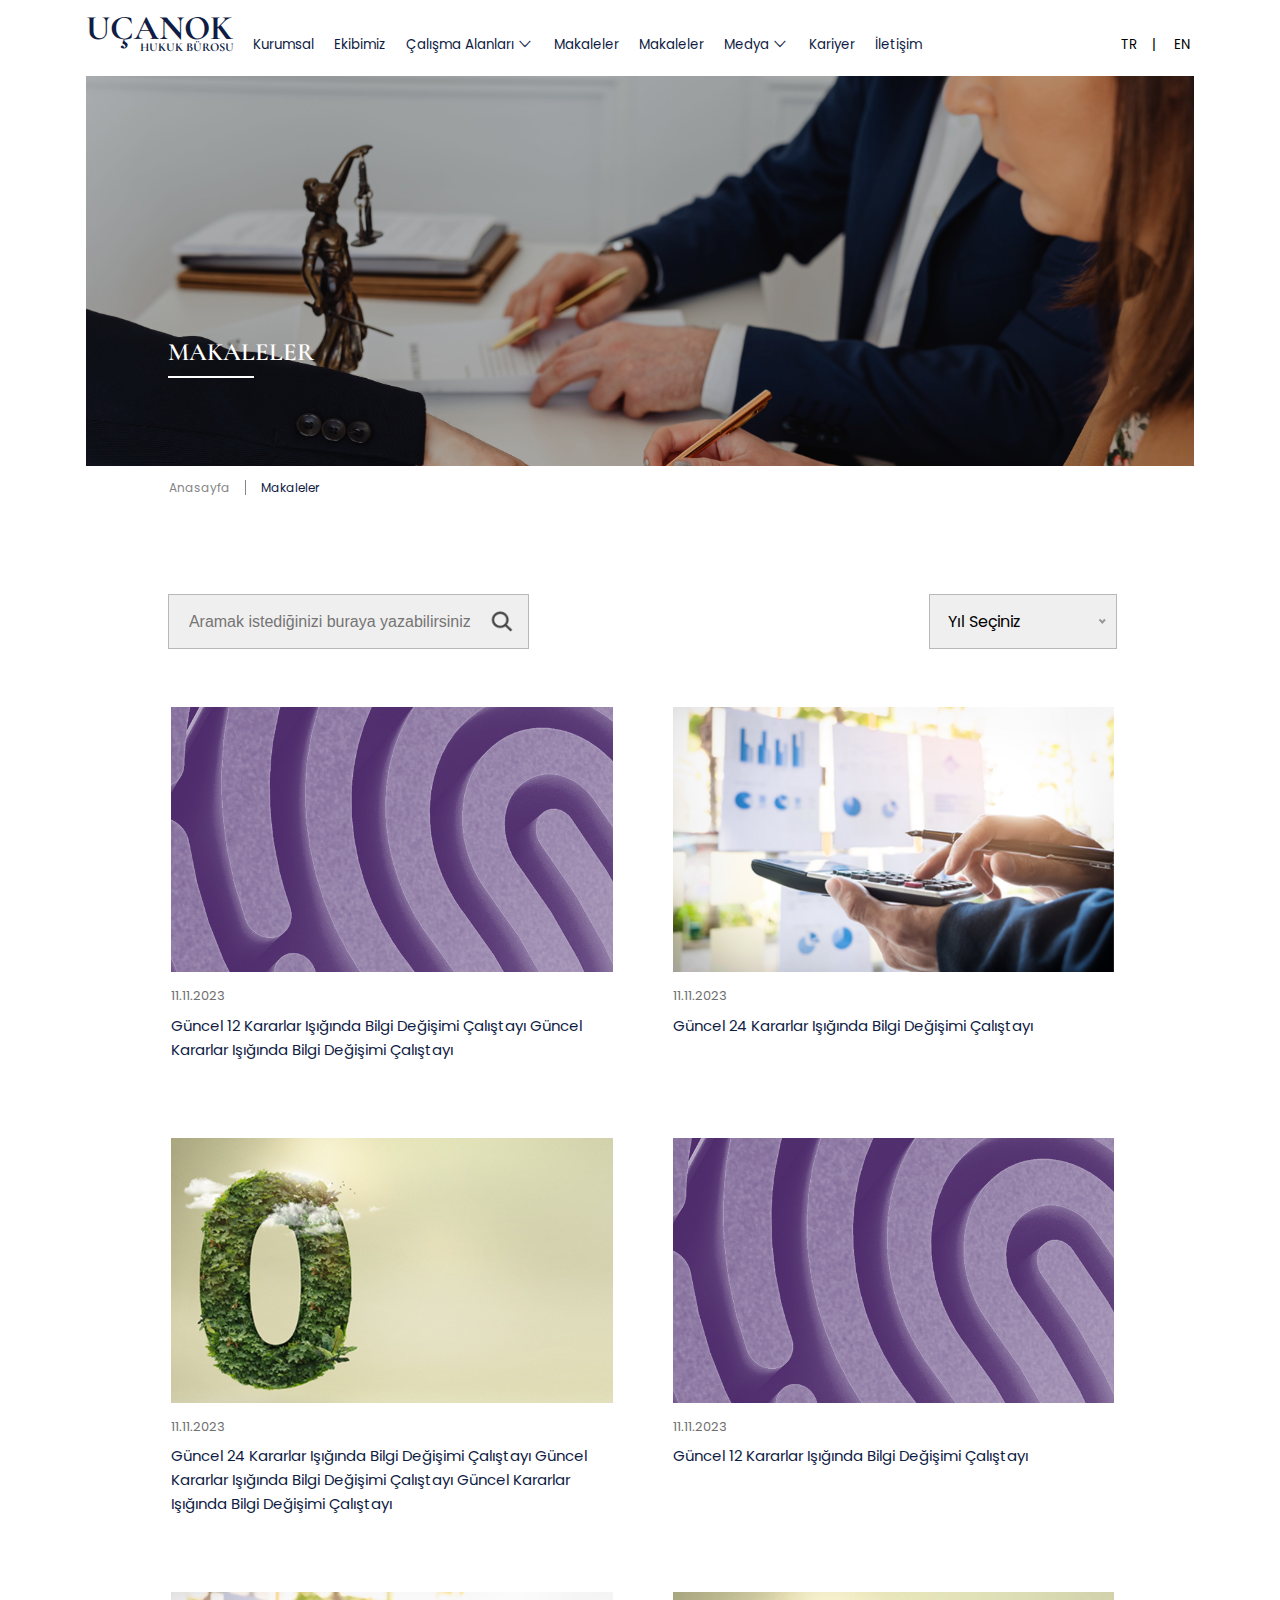
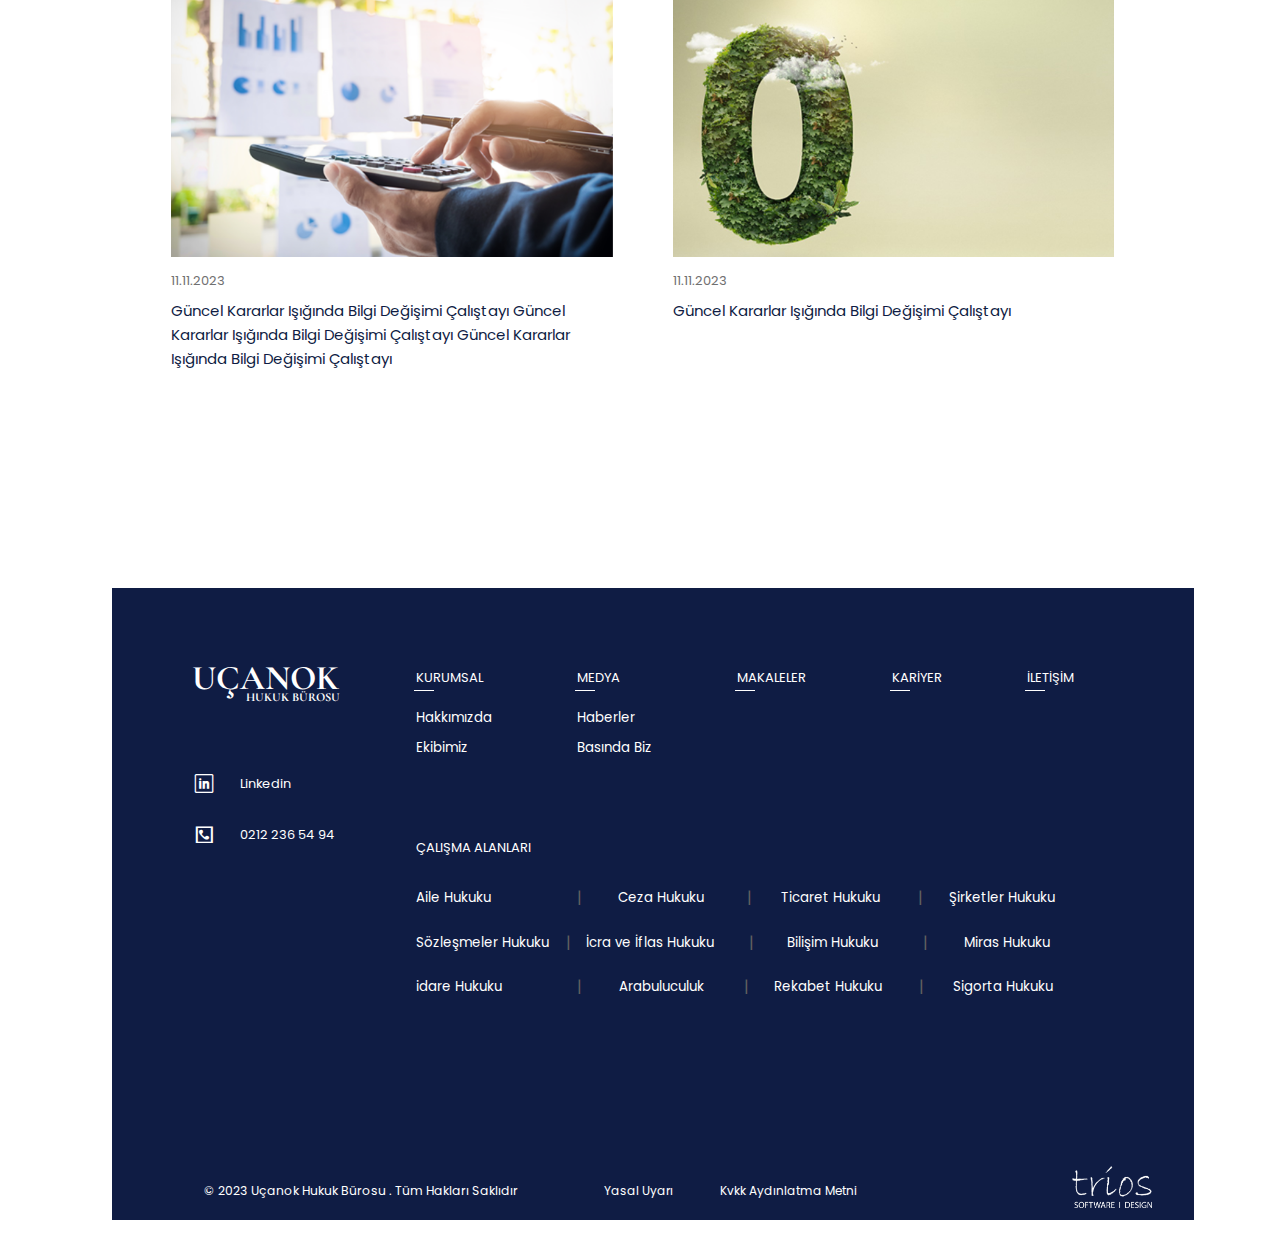
<file: makaleler.html>
<!DOCTYPE html>
<html lang="tr">

<head>
    <meta charset="UTF-8">
    <meta name="viewport" content="width=device-width, initial-scale=1, minimum-scale=1, maximum-scale=1">
    <meta name="description" content="">
    <meta name="keywords" content="">
    <meta name="author" content="">
    <meta name="robots" content="all">
    <link rel="canonical" href="" />
    <meta name="publisher" content="">
    <meta property="og:title" content="">
    <meta property="og:description" content="">
    <meta property="og:url" content="">
    <meta property="og:image" content="">
    <meta name="twitter:card" content="summary_large_image">
    <meta name="twitter:title" content="">
    <meta name="twitter:description" content="">
    <meta name="twitter:url" content="">
    <meta name="twitter:image" content="">

    <link rel="shortcut icon" href="public/favicon.ico" type="image/x-icon'">
    <link rel="icon" href="public/favicon.ico" type="image/x-icon">
    <link rel="apple-touch-icon" sizes="57x57" href="public/apple-icon-57x57.png">
    <link rel="apple-touch-icon" sizes="60x60" href="public/apple-icon-60x60.png">
    <link rel="apple-touch-icon" sizes="72x72" href="public/apple-icon-72x72.png">
    <link rel="apple-touch-icon" sizes="76x76" href="public/apple-icon-76x76.png">
    <link rel="apple-touch-icon" sizes="114x114" href="public/apple-icon-114x114.png">
    <link rel="apple-touch-icon" sizes="120x120" href="public/apple-icon-120x120.png">
    <link rel="apple-touch-icon" sizes="144x144" href="public/apple-icon-144x144.png">
    <link rel="apple-touch-icon" sizes="152x152" href="public/apple-icon-152x152.png">
    <link rel="apple-touch-icon" sizes="180x180" href="public/apple-icon-180x180.png">
    <link rel="icon" type="image/png" sizes="192x192" href="public/android-icon-192x192.png">
    <link rel="icon" type="image/png" sizes="32x32" href="public/favicon-32x32.png">
    <link rel="icon" type="image/png" sizes="96x96" href="public/favicon-96x96.png">
    <link rel="icon" type="image/png" sizes="16x16" href="public/favicon-16x16.png">
    <link rel="manifest" href="public/manifest.json">
    <meta name="msapplication-TileColor" content="#ffffff">
    <meta name="msapplication-TileImage" content="public/ms-icon-144x144.png">
    <meta name="theme-color" content="#ffffff">


    <link rel="preconnect" href="https://fonts.googleapis.com">
    <link rel="preconnect" href="https://fonts.gstatic.com" crossorigin>
    <link
        href="https://fonts.googleapis.com/css2?family=Cormorant+Garamond:ital,wght@0,300;0,400;0,500;0,600;0,700;1,300;1,400;1,500;1,600;1,700&family=Poppins:ital,wght@0,100;0,200;0,300;0,400;0,500;0,600;0,700;0,800;0,900;1,100;1,200;1,300;1,400;1,500;1,600;1,700;1,800;1,900&display=swap"
        rel="stylesheet">

    <title>Uçanok Hukuk Bürosu | Kurumsal</title>

    <link rel="stylesheet" href="public/assets/plugins/swiper/swiper-bundle.min.css">
    <link rel="stylesheet" href="public/assets/plugins/nice-select/nice-select.css">
    <link rel="stylesheet" href="public/assets/front/css/app.css">
</head>

<body>
    <div id="app">
        <div class="preloader">
            <div class="preloader-container">
                <svg class="loader" xmlns="http://www.w3.org/2000/svg" viewBox="0 0 340 340">
                    <circle cx="170" cy="170" r="160" stroke="#0f1c44"/>
                    <circle cx="170" cy="170" r="135" stroke="#ff4200"/>
                    <circle cx="170" cy="170" r="110" stroke="#0f1c44"/>
                    <circle cx="170" cy="170" r="85" stroke="#ff4200"/>
                </svg>
                <span class="icon-right-arrow-1"></span>
            </div>
        </div>
        <header id="header">
              <div class="mobileHeader">
                <a class="logo" href="index.html"><span>UÇANOK</span><span class="small">HUKUK BÜROSU</span></a>
                <div class="language">
                    <a href="javascript:;">TR</a>
                    <a href="javascript:;">EN</a>
                </div>
                <div class="navMenuButton">
                </div>
            </div>
            <div class="header container-3xl">
                <a class="logo" href="index.html"><span>UÇANOK</span><span class="small">HUKUK BÜROSU</span></a>
                <nav id="headerMenu">
                    <ul>
                        <li class="menuItem"><a class="menuLink" href="kurumsal.html">Kurumsal</a></li>
                        <li class="menuItem"><a class="menuLink" href="ekibimiz.html">Ekibimiz</a></li>
                        <li class="menuItem">
                            <span class="menuLink">Çalışma Alanları <span
                                    class="icon-right-arrow tansform90"></span></span>
                            <ul class="subMenu">
                                <li class="menuItem"><a class="menuLink" href="calisma-alanlari-detay.html">Çalışma Alanı Detay</a></li>
                                <li class="menuItem"><a class="menuLink" href="calisma-alanlari-detay.html">Çalışma Alanı Detay 2</a></li>
                                <li class="menuItem"><a class="menuLink" href="calisma-alanlari-detay.html">Çalışma Alanı Detay 3</a></li>
                                <li class="menuItem"><a class="menuLink" href="calisma-alanlari-detay.html">Çalışma Alanı Detay 4</a></li>
                            </ul>
                        </li>
                        <li class="menuItem"><a class="menuLink" href="makaleler.html">Makaleler</a></li>
                         <li class="menuItem"><a class="menuLink" href="makaleler.html">Makaleler</a></li>
                         <li class="menuItem">
                            <span class="menuLink">Medya<span
                                class="icon-right-arrow tansform90"></span></span>
                            <ul class="subMenu">
                                <li class="menuItem"><a class="menuLink" href="javascript:;">Haberler</a></li>
                                <li class="menuItem"><a class="menuLink" href="javascript:;">Basında Biz</a></li>
                            </ul>
                        </li>
                        <li class="menuItem"><a class="menuLink" href="kariyer.html">Kariyer</a></li>
                        <li class="menuItem"><a class="menuLink" href="iletisim.html">İletişim</a></li>
                    </ul>
                </nav>
                <div class="socialMediaWrapper">
                    <span>Bizi Takip Et!</span>
                    <div class="socialMedia">
                        <a href="javascript:;" target="_blank"><span class="icon-instagram" data-aos="fade-down" data-aos-duration="700" data-aos-delay="300"></span></a>
                        <a href="javascript:;" target="_blank"><span class="icon-twitter" data-aos="fade-down" data-aos-duration="700" data-aos-delay="200"></span></a>
                        <a href="javascript:;" target="_blank"><span class="icon-linkedin-2" data-aos="fade-down" data-aos-duration="700" data-aos-delay="100"></span></a>
                    </div>
                </div>
                <div class="language">
                    <a href="javascript:;">TR</a>
                    <a href="javascript:;">EN</a>
                </div>
            </div>
        </header>
        <main>
            <div class="bannerWrapper container-3xl">
                <div class="bannerContainer">
                    <div class="bannerImage">
                        <img src="public/assets/images/media/karolina.jpg" alt="">
                    </div>
                    <div class="bannerDesc">
                        <div class="pageTitle">
                            <div class="bannerTitle">Makaleler</div>
                        </div>
                    </div>
                </div>
                <div class="breadCrumb">
                    <a href="index.html">Anasayfa</a>
                    <a class="active" href="javascript:;">Makaleler</a>
                </div>
            </div>
            <div class="pageWrapper">
                <div class="container-3xl">
                    <div class="pageContent type2">
                        <div class="filterWrapper">
                            <div class="searchColumn">
                                <input id="searchInput" placeholder="Aramak istediğinizi buraya yazabilirsiniz">
                                <a href="javascript:;" id="searchButton" class="searchButton"><img src="public/assets/images/statics/icon/glass.png" alt=""></a>
                            </div>
                            <div class="filterSelect">
                                <select name="" id="">
                                    <option selected disabled value="" data-display="Yıl Seçiniz">Yıl Seçiniz</option>
                                    <option value="2023">2023</option>
                                    <option value="2022">2022</option>
                                    <option value="2021">2021</option>
                                </select>
                            </div>
                        </div>
                        <div class="cards type2 makaleler">
                            <div class="card">
                                <a href="makale-detay.html">
                                    <div class="imageWrapper">
                                        <img src="public/assets/images/media/haber1.jpg" alt="">
                                        <div class="image-overlay">
                                            <span class="icon-right-arrow-1 transform23"></span>
                                        </div>
                                    </div>
                                    <div class="card-body">
                                        <div class="card-text">
                                            <span class="date">11.11.2023</span>
                                            <p>Güncel 12 Kararlar Işığında Bilgi Değişimi Çalıştayı Güncel Kararlar Işığında Bilgi Değişimi Çalıştayı</p>
                                        </div>
                                    </div>
                                </a>
                            </div>
                            <div class="card">
                                <a href="javascript:;">
                                    <div class="imageWrapper">
                                        <img src="public/assets/images/media/haber2.png" alt="">
                                        <div class="image-overlay">
                                            <span class="icon-right-arrow-1 transform23"></span>
                                        </div>
                                    </div>
                                    <div class="card-body">
                                        <div class="card-text">
                                            <span class="date">11.11.2023</span>
                                            <p>Güncel 24 Kararlar Işığında Bilgi Değişimi Çalıştayı</p>
                                        </div>
                                    </div>
                                </a>
                            </div>
                            <div class="card">
                                <a href="javascript:;">
                                    <div class="imageWrapper">
                                        <img src="public/assets/images/media/haber-3.jpg" alt="">
                                        <div class="image-overlay">
                                            <span class="icon-right-arrow-1 transform23"></span>
                                        </div>
                                    </div>
                                    <div class="card-body">
                                        <div class="card-text">
                                            <span class="date">11.11.2023</span>
                                            <p>Güncel 24 Kararlar Işığında Bilgi Değişimi Çalıştayı Güncel Kararlar Işığında Bilgi Değişimi Çalıştayı Güncel Kararlar Işığında Bilgi Değişimi Çalıştayı</p>
                                        </div>
                                    </div>
                                </a>
                            </div>
                            <div class="card">
                                <a href="javascript:;">
                                    <div class="imageWrapper">
                                        <img src="public/assets/images/media/haber1.jpg" alt="">
                                        <div class="image-overlay">
                                            <span class="icon-right-arrow-1 transform23"></span>
                                        </div>
                                    </div>
                                    <div class="card-body">
                                        <div class="card-text">
                                            <span class="date">11.11.2023</span>
                                            <p>Güncel 12 Kararlar Işığında Bilgi Değişimi Çalıştayı</p>
                                        </div>
                                    </div>
                                </a>
                            </div>
                            <div class="card">
                                <a href="javascript:;">
                                    <div class="imageWrapper">
                                        <img src="public/assets/images/media/haber2.png" alt="">
                                        <div class="image-overlay">
                                            <span class="icon-right-arrow-1 transform23"></span>
                                        </div>
                                    </div>
                                    <div class="card-body">
                                        <div class="card-text">
                                            <span class="date">11.11.2023</span>
                                            <p>Güncel Kararlar Işığında Bilgi Değişimi Çalıştayı Güncel Kararlar Işığında Bilgi Değişimi Çalıştayı Güncel Kararlar Işığında Bilgi Değişimi Çalıştayı</p>
                                        </div>
                                    </div>
                                </a>
                            </div>
                            <div class="card">
                                <a href="javascript:;">
                                    <div class="imageWrapper">
                                        <img src="public/assets/images/media/haber-3.jpg" alt="">
                                        <div class="image-overlay">
                                            <span class="icon-right-arrow-1 transform23"></span>
                                        </div>
                                    </div>
                                    <div class="card-body">
                                        <div class="card-text">
                                            <span class="date">11.11.2023</span>
                                            <p>Güncel Kararlar Işığında Bilgi Değişimi Çalıştayı</p>
                                        </div>
                                    </div>
                                </a>
                            </div>
                        </div>
                    </div>
                </div>
            </div>
        </main>
        <footer>
            <div class="container-3xl">
                <div class="footer">
                    <div class="top">
                        <div class="leftColumn">
                            <a class="logo light" href="index.html"><span>UÇANOK</span><span class="small">HUKUK
                                    BÜROSU</span></a>
                            <div class="contact-buttons">
                                <a href="https://tr.linkedin.com/in/avmerveucanok" target="_blank"><span
                                        class="icon-linkedin-2"></span><span>Linkedin</span></a>
                                <a href="tel:02122365494"><span class="icon-phone"></span><span>0212 236 54
                                        94</span></a>
                            </div>
                        </div>
                        <div class="rightColumn">
                            <nav class="show light">
                                <ul>
                                    <li class="menuItem">
                                        <span class="menuLink" href="javascript:;">Kurumsal</span>
                                        <ul class="subMenu">
                                            <li class="menuItem"><a class="menuLink" href="javascript:;">Hakkımızda</a>
                                            </li>
                                            <li class="menuItem"><a class="menuLink" href="javascript:;">Ekibimiz</a>
                                            </li>
                                        </ul>
                                    </li>
                                    <li class="menuItem">
                                        <span class="menuLink" href="javascript:;">Medya</span>
                                        <ul class="subMenu">
                                            <li class="menuItem"><a class="menuLink" href="javascript:;">Haberler</a>
                                            </li>
                                            <li class="menuItem"><a class="menuLink" href="javascript:;">Basında Biz</a>
                                            </li>
                                        </ul>
                                    </li>
                                    <li class="menuItem"><a class="menuLink" href="javascript:;">Makaleler</a></li>
                                    <li class="menuItem"><a class="menuLink" href="javascript:;">Kariyer</a></li>
                                    <li class="menuItem"><a class="menuLink" href="javascript:;">İletişim</a></li>
                                </ul>
                                <ul>
                                    <li class="menuItem w-100">
                                        <span class="menuLink noLine" href="javascript:;">Çalışma Alanları</span>
                                        <ul class="subMenu grid">
                                            <li class="menuItem"><a class="menuLink" target="_blank"
                                                    href="javascript:;">Aile Hukuku</a></li>
                                            <li class="menuItem"><a class="menuLink" target="_blank"
                                                    href="javascript:;">Ceza Hukuku</a></li>
                                            <li class="menuItem"><a class="menuLink" target="_blank"
                                                    href="javascript:;">Ticaret Hukuku</a></li>
                                            <li class="menuItem"><a class="menuLink" target="_blank"
                                                    href="javascript:;">Şirketler Hukuku</a></li>
                                            <li class="menuItem"><a class="menuLink" target="_blank"
                                                    href="javascript:;">Sözleşmeler Hukuku</a></li>
                                            <li class="menuItem"><a class="menuLink" target="_blank"
                                                    href="javascript:;">İcra ve İflas Hukuku</a></li>
                                            <li class="menuItem"><a class="menuLink" target="_blank"
                                                    href="javascript:;">Bilişim Hukuku</a></li>
                                            <li class="menuItem"><a class="menuLink" target="_blank"
                                                    href="javascript:;">Miras Hukuku</a></li>
                                            <li class="menuItem"><a class="menuLink" target="_blank"
                                                    href="javascript:;">idare Hukuku</a></li>
                                            <li class="menuItem"><a class="menuLink" target="_blank"
                                                    href="javascript:;">Arabuluculuk</a></li>
                                            <li class="menuItem"><a class="menuLink" target="_blank"
                                                    href="javascript:;">Rekabet Hukuku</a></li>
                                            <li class="menuItem"><a class="menuLink" target="_blank"
                                                    href="javascript:;">Sigorta Hukuku</a></li>
                                        </ul>
                                    </li>
                                </ul>
                            </nav>
                        </div>
                    </div>
                    <div class="bottom">
                        <div class="copyRight">© 2023 Uçanok Hukuk Bürosu . Tüm Hakları Saklıdır</div>
                        <nav class="light">
                            <ul class="">
                                <li class="menuItem">
                                    <a href="javascript:;" class="menuLink">Yasal Uyarı</a>
                                </li>
                                <li class="menuItem">
                                    <a href="javascript:;" class="menuLink">Kvkk Aydınlatma Metni</a>
                                </li>
                            </ul>
                       </nav>
                        <a href="javascript:;" class="trios"><img src="public/assets/images/statics/trios-logo.png" alt=""></a>
                    </div>
                </div>
            </div>
        </footer>
    </div>

    <script src="public/assets/plugins/jquery.min.js"></script>
    <script src="public/assets/plugins/aos/aos.js"></script>
    <script src="public/assets/plugins/sharer.min.js"></script>
    <script src="public/assets/plugins/nice-select/jquery.nice-select.js"></script>
    <script src="public/assets/plugins/swiper/swiper-bundle.min.js"></script>
    <script src="public/assets/front/js/app.js"></script>
    <script>
        $(document).ready(function() {
            $('select').niceSelect();
        });
    </script>
</body>

</html>
</file>
<file: public/assets/plugins/nice-select/nice-select.css>
.nice-select {
  -webkit-tap-highlight-color: transparent;
  background-color: #fff;
  border-radius: 5px;
  border: solid 1px #e8e8e8;
  box-sizing: border-box;
  clear: both;
  cursor: pointer;
  display: block;
  float: left;
  font-family: inherit;
  font-size: 14px;
  font-weight: normal;
  height: 42px;
  line-height: 40px;
  outline: none;
  padding-left: 18px;
  padding-right: 30px;
  position: relative;
  text-align: left !important;
  -webkit-transition: all 0.2s ease-in-out;
  transition: all 0.2s ease-in-out;
  -webkit-user-select: none;
     -moz-user-select: none;
      -ms-user-select: none;
          user-select: none;
  white-space: nowrap;
  width: auto; }
  .nice-select:hover {
    border-color: #dbdbdb; }
  .nice-select:active, .nice-select.open, .nice-select:focus {
    border-color: #999; }
  .nice-select:after {
    border-bottom: 2px solid #999;
    border-right: 2px solid #999;
    content: '';
    display: block;
    height: 5px;
    margin-top: -4px;
    pointer-events: none;
    position: absolute;
    right: 12px;
    top: 50%;
    -webkit-transform-origin: 66% 66%;
        -ms-transform-origin: 66% 66%;
            transform-origin: 66% 66%;
    -webkit-transform: rotate(45deg);
        -ms-transform: rotate(45deg);
            transform: rotate(45deg);
    -webkit-transition: all 0.15s ease-in-out;
    transition: all 0.15s ease-in-out;
    width: 5px; }
  .nice-select.open:after {
    -webkit-transform: rotate(-135deg);
        -ms-transform: rotate(-135deg);
            transform: rotate(-135deg); }
  .nice-select.open .list {
    opacity: 1;
    pointer-events: auto;
    -webkit-transform: scale(1) translateY(0);
        -ms-transform: scale(1) translateY(0);
            transform: scale(1) translateY(0); }
  .nice-select.disabled {
    border-color: #ededed;
    color: #999;
    pointer-events: none; }
    .nice-select.disabled:after {
      border-color: #cccccc; }
  .nice-select.wide {
    width: 100%; }
    .nice-select.wide .list {
      left: 0 !important;
      right: 0 !important; }
  .nice-select.right {
    float: right; }
    .nice-select.right .list {
      left: auto;
      right: 0; }
  .nice-select.small {
    font-size: 12px;
    height: 36px;
    line-height: 34px; }
    .nice-select.small:after {
      height: 4px;
      width: 4px; }
    .nice-select.small .option {
      line-height: 34px;
      min-height: 34px; }
  .nice-select .list {
    background-color: #fff;
    border-radius: 5px;
    box-shadow: 0 0 0 1px rgba(68, 68, 68, 0.11);
    box-sizing: border-box;
    margin-top: 4px;
    opacity: 0;
    overflow: hidden;
    padding: 0;
    pointer-events: none;
    position: absolute;
    top: 100%;
    left: 0;
    -webkit-transform-origin: 50% 0;
        -ms-transform-origin: 50% 0;
            transform-origin: 50% 0;
    -webkit-transform: scale(0.75) translateY(-21px);
        -ms-transform: scale(0.75) translateY(-21px);
            transform: scale(0.75) translateY(-21px);
    -webkit-transition: all 0.2s cubic-bezier(0.5, 0, 0, 1.25), opacity 0.15s ease-out;
    transition: all 0.2s cubic-bezier(0.5, 0, 0, 1.25), opacity 0.15s ease-out;
    z-index: 9; }
    .nice-select .list:hover .option:not(:hover) {
      background-color: transparent !important; }
  .nice-select .option {
    cursor: pointer;
    font-weight: 400;
    line-height: 40px;
    list-style: none;
    min-height: 40px;
    outline: none;
    padding-left: 18px;
    padding-right: 29px;
    text-align: left;
    -webkit-transition: all 0.2s;
    transition: all 0.2s; }
    .nice-select .option:hover, .nice-select .option.focus, .nice-select .option.selected.focus {
      background-color: #f6f6f6; }
    .nice-select .option.selected {
      font-weight: bold; }
    .nice-select .option.disabled {
      background-color: transparent;
      color: #999;
      cursor: default; }

.no-csspointerevents .nice-select .list {
  display: none; }

.no-csspointerevents .nice-select.open .list {
  display: block; }
</file>
<file: public/assets/front/css/app.css>
@charset "UTF-8";
/* Reset CSS */
/* Box Sizing */
*,
*::before,
*::after {
  box-sizing: border-box;
}

/* Typography */
html {
  font-size: 16px;
}

body::-webkit-scrollbar {
  background-color: transparent;
}
body::-webkit-scrollbar-thumb {
  background-color: transparent;
  width: 0;
  /* Chrome, Safari, Edge ve Opera için */
}
body::-webkit-scrollbar-track {
  background-color: transparent;
  width: 0;
  /* Chrome, Safari, Edge ve Opera için */
}

body,
h1,
h2,
h3,
h4,
h5,
h6,
p,
ul,
ol {
  margin: 0;
  padding: 0;
}

body {
  line-height: 1.6;
  font-family: "Poppins", serif;
  font-weight: 400;
  font-style: normal;
}

h1,
h2,
h3,
h4,
h5,
h6 {
  font-size: 1em;
  font-weight: normal;
}

/* Links */
a {
  text-decoration: none;
  color: inherit;
}

/* Lists */
ul,
ol {
  list-style: none;
}

/* Forms */
input,
button,
textarea,
select {
  margin: 0;
  padding: 0;
  border: 0;
  outline: 0;
  font-size: 100%;
  vertical-align: baseline;
}

/* Reset Image */
img {
  max-width: 100%;
  height: auto;
  overflow: clip;
  overflow-clip-margin: content-box;
}

/* Reset Table */
table {
  border-collapse: collapse;
  border-spacing: 0;
}

/* Misc */
button {
  background: none;
  border: none;
  padding: 0;
  cursor: pointer;
}

/* Responsive Embeds */
embed,
iframe,
object,
video {
  max-width: 100%;
}

/* Clear Floats */
.clearfix::after {
  content: "";
  display: table;
  clear: both;
}

@font-face {
  font-family: "ucanokFont";
  src: url("../../fonts/ucanok-font.eot?u0c48x");
  src: url("../../fonts/ucanok-font.eot?u0c48x#iefix") format("embedded-opentype"), url("../../fonts/ucanok-font.ttf?u0c48x") format("truetype"), url("../../fonts/ucanok-font.woff?u0c48x") format("woff"), url("../../fonts/ucanok-font.svg?u0c48x#icomoon") format("svg");
  font-weight: normal;
  font-style: normal;
  font-display: block;
}
[class^=icon-], [class*=" icon-"] {
  /* use !important to prevent issues with browser extensions that change fonts */
  font-family: "ucanokFont" !important;
  speak: never;
  font-style: normal;
  font-weight: normal;
  font-variant: normal;
  text-transform: none;
  line-height: 1;
  /* Better Font Rendering =========== */
  -webkit-font-smoothing: antialiased;
  -moz-osx-font-smoothing: grayscale;
}

.icon-target-center:before {
  content: "\e90e";
}

.icon-business-work:before {
  content: "\e90f";
}

.icon-basket:before {
  content: "\e910";
}

.icon-icon:before {
  content: "\e911";
}

.icon-handshake:before {
  content: "\e912";
}

.icon-cryptocurrency:before {
  content: "\e913";
}

.icon-handcuff_accessory:before {
  content: "\e914";
}

.icon-pedestrian:before {
  content: "\e915";
}

.icon-linkedin-2:before {
  content: "\e90d";
}

.icon-email:before {
  content: "\e907";
}

.icon-glass:before {
  content: "\e908";
}

.icon-email-2:before {
  content: "\e909";
}

.icon-language:before {
  content: "\e90a";
}

.icon-phone:before {
  content: "\e90b";
}

.icon-twitter:before {
  content: "\e90c";
}

.icon-right-arrow:before {
  content: "\e900";
}

.icon-youtube:before {
  content: "\e901";
}

.icon-facebook:before {
  content: "\e902";
}

.icon-linkedin:before {
  content: "\e903";
}

.icon-right-arrow-1:before {
  content: "\e904";
}

.icon-instagram:before {
  content: "\e905";
}

.icon-next-right-icon:before {
  content: "\e906";
}

/*Custom container class*/
.container-sm {
  max-width: 570px;
  margin-right: auto;
  margin-left: auto;
  width: 100%;
  position: relative;
}
@media screen and (min-width: 992px) {
  .container-sm {
    padding-left: 6.718vw;
    padding-right: 6.718vw;
  }
}
@media screen and (min-width: 1921px) {
  .container-sm {
    padding-left: 129px;
    padding-right: 129px;
  }
}

.container-md {
  max-width: 768px;
  margin-right: auto;
  margin-left: auto;
  width: 100%;
  position: relative;
}
@media screen and (min-width: 992px) {
  .container-md {
    padding-left: 6.718vw;
    padding-right: 6.718vw;
  }
}
@media screen and (min-width: 1921px) {
  .container-md {
    padding-left: 129px;
    padding-right: 129px;
  }
}

.container-lg {
  max-width: 992px;
  margin-right: auto;
  margin-left: auto;
  width: 100%;
  position: relative;
}
@media screen and (min-width: 992px) {
  .container-lg {
    padding-left: 6.718vw;
    padding-right: 6.718vw;
  }
}
@media screen and (min-width: 1921px) {
  .container-lg {
    padding-left: 129px;
    padding-right: 129px;
  }
}

.container-xl {
  max-width: 1200px;
  margin-right: auto;
  margin-left: auto;
  width: 100%;
  position: relative;
}
@media screen and (min-width: 992px) {
  .container-xl {
    padding-left: 6.718vw;
    padding-right: 6.718vw;
  }
}
@media screen and (min-width: 1921px) {
  .container-xl {
    padding-left: 129px;
    padding-right: 129px;
  }
}

.container-2xl {
  max-width: 1400px;
  margin-right: auto;
  margin-left: auto;
  width: 100%;
  position: relative;
}
@media screen and (min-width: 992px) {
  .container-2xl {
    padding-left: 6.718vw;
    padding-right: 6.718vw;
  }
}
@media screen and (min-width: 1921px) {
  .container-2xl {
    padding-left: 129px;
    padding-right: 129px;
  }
}

.container-3xl {
  max-width: 1920px;
  margin-right: auto;
  margin-left: auto;
  width: 100%;
  position: relative;
}
@media screen and (min-width: 992px) {
  .container-3xl {
    padding-left: 6.718vw;
    padding-right: 6.718vw;
  }
}
@media screen and (min-width: 1921px) {
  .container-3xl {
    padding-left: 129px;
    padding-right: 129px;
  }
}

.pe-2, .pe-1, .pe-0 {
  padding-right: 0 !important;
}

@media (min-width: 576px) {
  .pe-sm-0 {
    padding-right: 0 !important;
  }
}
@media (min-width: 768px) {
  .pe-md-0 {
    padding-right: 0 !important;
  }
}
@media (min-width: 992px) {
  .pe-lg-0 {
    padding-right: 0 !important;
  }
}
@media (min-width: 1200px) {
  .pe-xl-0 {
    padding-right: 0 !important;
  }
}
@media (min-width: 1400px) {
  .pe-xxl-0 {
    padding-right: 0 !important;
  }
}
@media (min-width: 576px) {
  .pe-sm-1 {
    padding-right: 0.25rem !important;
  }
}
@media (min-width: 768px) {
  .pe-md-1 {
    padding-right: 0.25rem !important;
  }
}
@media (min-width: 992px) {
  .pe-lg-1 {
    padding-right: 0.25rem !important;
  }
}
@media (min-width: 1200px) {
  .pe-xl-1 {
    padding-right: 0.25rem !important;
  }
}
@media (min-width: 1400px) {
  .pe-xxl-1 {
    padding-right: 0.25rem !important;
  }
}
@media (min-width: 576px) {
  .pe-sm-2 {
    padding-right: 0.5rem !important;
  }
}
@media (min-width: 768px) {
  .pe-md-2 {
    padding-right: 0.5rem !important;
  }
}
@media (min-width: 992px) {
  .pe-lg-2 {
    padding-right: 0.5rem !important;
  }
}
@media (min-width: 1200px) {
  .pe-xl-2 {
    padding-right: 0.5rem !important;
  }
}
@media (min-width: 1400px) {
  .pe-xxl-2 {
    padding-right: 0.5rem !important;
  }
}
/*Custom Color ve background class*/
.bg-primary {
  background-color: #0f1c44 !important;
}

.bg-secondary {
  background-color: #ff4200 !important;
}

.bg-gray {
  background-color: #f2f2f2 !important;
}

.text-primary {
  color: #0f1c44 !important;
}

.text-secondary {
  color: #ff4200 !important;
}

.text-gray {
  color: #f2f2f2 !important;
}

:root {
  --swiper-theme-color: $secondary;
  --swiper-navigation-color: #0f1c44;
  --swiper-navigation-size: 26px;
}

/*Standart css style*/
.tansform90 {
  transform: rotate(90deg) !important;
  transition: all 0.3s linear;
}

.transform45 {
  transform: rotate(45deg) !important;
  transition: all 0.3s linear;
}

.transform23 {
  transform: rotate(-26deg) !important;
  transition: all 0.3s linear;
  display: inline-block;
  transform-origin: center center;
}

.transform180 {
  transform: rotate(180deg) !important;
  transition: all 0.3s linear;
  display: inline-block;
}

.transform154 {
  transform: rotate(-154deg) !important;
  transition: all 0.3s linear;
  display: inline-block;
}

.imageWrapper {
  position: relative;
  width: 100%;
  height: 100%;
  display: flex;
  align-items: center;
  justify-content: center;
}
.imageWrapper img {
  width: 100%;
  min-height: 100%;
  -o-object-fit: cover;
     object-fit: cover;
  transition: all 0.3s linear;
}

.w-100 {
  width: 100% !important;
}

.h-100 {
  height: 100% !important;
}

.d-flex {
  display: flex;
}
.d-flex.hstack {
  align-items: center;
}

@media screen and (min-width: 992px) {
  .d-lg-flex {
    display: flex;
  }
  .d-lg-flex.hstack {
    align-items: center;
  }
}

.a-flex-end {
  align-items: flex-end !important;
}

.d-block {
  display: block !important;
}

.overflow-hidden {
  overflow: hidden !important;
}

.position-relative {
  position: relative !important;
}

.icon-instagram {
  font-size: 24px;
}
@media screen and (max-width: 570px) {
  .icon-instagram {
    font-size: 18px;
  }
}

.icon-twitter {
  font-size: 22px;
}
@media screen and (max-width: 570px) {
  .icon-twitter {
    font-size: 18px;
  }
}

.icon-linkedin-2 {
  font-size: 25px;
}
@media screen and (max-width: 570px) {
  .icon-linkedin-2 {
    font-size: 18px;
  }
}

.preLine {
  white-space: pre-line;
}

.preloader {
  position: fixed;
  top: 0;
  left: 0;
  z-index: 999999;
  width: 100%;
  height: 100%;
  overflow: hidden;
  background-color: #ffffff;
}
.preloader .preloader-container {
  display: flex;
  align-items: center;
  justify-content: center;
  width: 100%;
  height: 100%;
  position: relative;
  backface-visibility: hidden;
}
.preloader .preloader-container .icon-right-arrow-1 {
  font-size: 36px;
  color: #0f1c44;
  transform: rotate(-23deg) translate(0, 0) scale(1);
  animation: growShrink 2s infinite;
  position: absolute;
}

@keyframes growShrink {
  0% {
    transform: rotate(-23deg) translate(0, 0) scale(1);
  }
  50% {
    transform: rotate(-23deg) translate(5px, 0) scale(1.2);
  }
  100% {
    transform: rotate(-23deg) translate(0, 0) scale(1);
  }
}
.loader {
  max-width: 15rem;
  width: 100%;
  height: auto;
  stroke-linecap: round;
}

circle {
  fill: none;
  stroke-width: 3.5;
  animation-name: preloader;
  animation-duration: 3s;
  animation-iteration-count: infinite;
  animation-timing-function: ease-in-out;
  transform-origin: 170px 170px;
  will-change: transform;
}
circle:nth-of-type(1) {
  stroke-dasharray: 550px;
}
circle:nth-of-type(2) {
  stroke-dasharray: 500px;
}
circle:nth-of-type(3) {
  stroke-dasharray: 450px;
}
circle:nth-of-type(4) {
  stroke-dasharray: 300px;
}
circle:nth-of-type(1) {
  animation-delay: -0.15s;
}
circle:nth-of-type(2) {
  animation-delay: -0.3s;
}
circle:nth-of-type(3) {
  animation-delay: -0.45s;
}
circle:nth-of-type(4) {
  animation-delay: -0.6s;
}

@keyframes preloader {
  50% {
    transform: rotate(360deg);
  }
}
header {
  height: 76px;
  transition: all 0.3s linear;
  position: absolute;
  width: 100%;
}
@media screen and (max-width: 991.98px) {
  header {
    height: 60px;
    overflow: hidden;
  }
}
@media screen and (max-width: 991.98px) {
  header .mobileHeader {
    display: flex;
    width: 100%;
    justify-content: space-between;
    align-items: center;
    padding-left: 40px;
    padding-right: 40px;
    position: relative;
    z-index: 9999;
    height: 60px;
    background-color: #ffffff;
  }
  header .mobileHeader .logo {
    padding-top: 16px;
  }
  header .mobileHeader .language {
    position: absolute;
    right: 80px;
    height: auto;
    top: 8px;
    display: flex;
  }
}
@media screen and (max-width: 360px) {
  header .mobileHeader {
    padding-left: 16px;
    padding-right: 16px;
  }
}
@media screen and (min-width: 992px) {
  header .mobileHeader {
    display: none;
  }
}
header .navMenuButton {
  width: 28px;
  height: 22px;
  border-top: 2px solid #0f1c44;
  position: relative;
  display: flex;
  flex-direction: column;
  justify-content: center;
  align-items: flex-end;
  transition: all 0.3s linear;
}
@media screen and (max-width: 991.98px) {
  header .navMenuButton {
    margin-top: 7px;
  }
}
header .navMenuButton:before, header .navMenuButton:after {
  content: "";
  width: 100%;
  height: 2px;
  background-color: #0f1c44;
  transition: all 0.3s linear;
}
header .navMenuButton:before {
  top: 50%;
  transform: translateY(-50%);
  position: relative;
  margin-top: -8px;
}
header .navMenuButton:after {
  bottom: 0;
  position: relative;
}
header .navMenuButton.active {
  border-color: rgba(0, 0, 0, 0);
}
header .navMenuButton.active:before {
  transform: rotate(45deg) translateY(0);
  top: 7px;
}
header .navMenuButton.active:after {
  transform: rotate(-45deg);
  top: 5px;
}
@media screen and (max-width: 991.98px) {
  header .header {
    position: fixed;
    width: 100vw;
    height: 100vh;
    background: #ffffff;
    z-index: 999;
    top: 0;
    padding-top: 63px;
    left: 100%;
    opacity: 0;
    visibility: hidden;
    transition: all 0.3s linear;
    overflow: hidden;
    overflow-y: auto;
    padding-bottom: 30px;
  }
  header .header .logo {
    display: none;
  }
}
@media screen and (min-width: 992px) {
  header .header {
    display: flex;
    align-items: center;
    height: 100%;
    justify-content: space-between;
  }
}
header .header nav {
  padding-left: 6%;
  flex: 1;
}
@media screen and (max-width: 1440px) {
  header .header nav {
    padding-left: 20px;
  }
}
@media screen and (max-width: 991.98px) {
  header .header nav {
    padding-left: 40px;
    padding-right: 40px;
    padding-bottom: 50px;
    text-align: left;
  }
}
@media screen and (max-width: 991.98px) {
  header .header nav .menuItem {
    padding: 12px 0;
  }
  header .header nav .menuItem + .menuItem {
    border-top: 1px dotted #999999;
  }
}
header .header nav .menuItem .menuLink {
  padding-top: 13px;
}
@media screen and (max-width: 991.98px) {
  header .header nav .menuItem .menuLink {
    padding-top: 0;
  }
}
@media screen and (min-width: 992px) {
  header .header nav,
  header .header nav > ul,
  header .header nav > ul > li {
    height: 100%;
  }
}
header .language {
  height: 100%;
  display: flex;
  align-items: center;
  padding-top: 13px;
  padding-right: 4px;
}
@media screen and (max-width: 991.98px) {
  header .language {
    display: none;
  }
}
header .language a {
  font-weight: 400;
  font-size: 13.3px;
  transition: all 0.3s linear;
}
@media screen and (min-width: 992px) {
  header .language a:hover {
    color: #ff4200;
  }
}
header .language a + a {
  margin-left: 33px;
}
header .language a + a:before {
  content: "|";
  display: inline-block;
  position: relative;
  left: -18px;
}
@media screen and (max-width: 991.98px) {
  header.active .header {
    left: 0;
    opacity: 1;
    visibility: visible;
  }
}
header.fixed {
  position: fixed;
  top: 0;
  z-index: 99;
  background: #ffffff;
  width: 100%;
  box-shadow: 0 3px 10px 0 rgba(0, 0, 0, 0.2);
}
header .socialMediaWrapper {
  display: none;
  padding-left: 40px;
}
header .socialMediaWrapper > span {
  display: inline-block;
  position: relative;
  font-size: 12px;
}
header .socialMediaWrapper > span:after {
  content: "";
  width: 40%;
  height: 2px;
  background-color: #0f1c44;
  display: block;
}
@media screen and (max-width: 991.98px) {
  header .socialMediaWrapper {
    display: block;
  }
}
header .socialMediaWrapper .socialMedia {
  display: flex;
  align-items: center;
  gap: 10px;
  margin-top: 20px;
}

.logo {
  text-align: right;
}
.logo span {
  font-family: "Cormorant Garamond", serif;
  font-weight: 700;
  color: #0f1c44;
  font-size: 34.5px;
  display: block;
}
@media screen and (max-width: 570px) {
  .logo span {
    font-size: 22.5px;
  }
}
.logo span.small {
  font-size: 12.2px;
  position: relative;
  top: -18px;
  right: -1px;
}
@media screen and (max-width: 570px) {
  .logo span.small {
    font-size: 8.2px;
    top: -12px;
  }
}
.logo.light span {
  color: #ffffff;
}

footer {
  padding: 48px 0 30px 26px;
}
@media screen and (max-width: 991.98px) {
  footer {
    padding: 26px 26px 0 26px;
  }
}
@media screen and (max-width: 480px) {
  footer {
    padding: 16px;
  }
}
footer .footer {
  background-color: #0f1c44;
  height: 632px;
  display: flex;
  flex-direction: column;
  justify-content: space-between;
}
@media screen and (max-width: 991.98px) {
  footer .footer {
    height: auto;
    padding-bottom: 30px;
  }
}
footer .footer .top {
  display: flex;
  padding-top: 42px;
  padding-left: 80px;
  padding-right: 42px;
  flex: 1;
}
@media screen and (max-width: 1199.98px) {
  footer .footer .top {
    padding-left: 24px;
  }
}
@media screen and (max-width: 991.98px) {
  footer .footer .top {
    display: block;
    text-align: center;
    padding-left: 16px;
    padding-right: 16px;
  }
}
@media screen and (max-width: 480px) {
  footer .footer .top {
    padding-top: 20px;
  }
}
footer .footer .top .leftColumn {
  padding-top: 21px;
}
@media screen and (max-width: 991.98px) {
  footer .footer .top .leftColumn {
    display: flex;
    flex-direction: column;
    align-items: center;
    justify-content: center;
  }
}
footer .footer .top .rightColumn {
  flex: 1;
  padding-left: 6vw;
  padding-top: 38px;
}
@media screen and (max-width: 1199.98px) {
  footer .footer .top .rightColumn {
    padding-left: 40px;
  }
}
@media screen and (max-width: 991.98px) {
  footer .footer .top .rightColumn {
    padding-left: 0;
  }
}
footer .footer .top .rightColumn nav {
  display: flex;
  flex-direction: column;
  height: 100%;
  max-height: 332px;
  justify-content: space-between;
}
@media screen and (max-width: 991.98px) {
  footer .footer .top .rightColumn nav {
    height: auto;
    max-height: initial;
  }
}
footer .footer .top .rightColumn nav > ul {
  align-items: flex-start;
}
footer .footer .top .rightColumn nav > ul > .menuItem + .menuItem {
  padding-left: 5.1vw;
}
@media screen and (max-width: 1199.98px) {
  footer .footer .top .rightColumn nav > ul > .menuItem + .menuItem {
    padding-left: 24px;
  }
}
@media screen and (max-width: 991.98px) {
  footer .footer .top .rightColumn nav > ul > .menuItem + .menuItem {
    padding-left: 0;
    padding-bottom: 5px;
  }
}
footer .footer .top .rightColumn nav > ul > .menuItem > .menuLink {
  text-transform: uppercase;
  position: relative;
  font-size: 15.5px;
}
@media screen and (max-width: 991.98px) {
  footer .footer .top .rightColumn nav > ul > .menuItem > .menuLink {
    font-size: 13px;
  }
}
@media screen and (min-width: 992px) {
  footer .footer .top .rightColumn nav > ul > .menuItem > .menuLink {
    font-size: 13px;
  }
  footer .footer .top .rightColumn nav > ul > .menuItem > .menuLink:not(.noLine):after {
    content: "";
    width: 20px;
    height: 1px;
    position: absolute;
    bottom: -2px;
    left: -2px;
    background-color: #ffffff;
  }
}
footer .footer .top .rightColumn nav > ul > .menuItem > .subMenu {
  padding-top: 9px;
}
@media screen and (max-width: 991.98px) {
  footer .footer .top .rightColumn nav > ul > .menuItem > .subMenu {
    padding-bottom: 15px;
  }
}
footer .footer .top .rightColumn nav > ul > .menuItem > .subMenu .menuItem {
  padding-top: 9px;
}
footer .footer .top .rightColumn nav > ul > .menuItem > .subMenu .menuItem .menuLink {
  position: relative;
}
footer .footer .top .rightColumn nav > ul > .menuItem > .subMenu .menuItem .menuLink:after {
  content: "";
  display: flex !important;
  position: absolute;
  bottom: -5px;
  left: 0;
  right: 0;
  width: 0;
  height: 1px;
  background-color: rgba(255, 255, 255, 0.5);
  transition: all 0.5s;
}
@media screen and (max-width: 991.98px) {
  footer .footer .top .rightColumn nav > ul > .menuItem > .subMenu .menuItem .menuLink {
    text-transform: capitalize;
    font-weight: 400;
    font-size: 12px;
    line-height: 34px;
  }
}
@media screen and (min-width: 992px) {
  footer .footer .top .rightColumn nav > ul > .menuItem > .subMenu .menuItem .menuLink:hover:after {
    width: 100%;
  }
}
@media screen and (max-width: 991.98px) {
  footer .footer .top .rightColumn nav > ul > .menuItem > .subMenu .menuItem {
    padding-top: 0;
  }
}
@media screen and (max-width: 991.98px) {
  footer .footer .top .rightColumn nav > ul > .menuItem {
    margin-bottom: 20px;
  }
}
@media screen and (min-width: 992px) {
  footer .footer .top .rightColumn nav > ul .subMenu.grid {
    display: grid;
    grid-template-columns: repeat(3, min-content);
    gap: 10px;
    padding-top: 17px;
  }
}
@media screen and (min-width: 1200px) {
  footer .footer .top .rightColumn nav > ul .subMenu.grid {
    grid-template-columns: repeat(4, min-content);
  }
}
@media screen and (min-width: 1366px) {
  footer .footer .top .rightColumn nav > ul .subMenu.grid {
    grid-template-columns: repeat(5, min-content);
  }
}
@media screen and (min-width: 1500px) {
  footer .footer .top .rightColumn nav > ul .subMenu.grid {
    grid-template-columns: repeat(6, min-content);
  }
}
footer .footer .top .rightColumn nav > ul .subMenu.grid .menuItem {
  padding-left: 0;
  display: flex;
  align-items: center;
}
footer .footer .top .rightColumn nav > ul .subMenu.grid .menuItem + .menuItem {
  padding-left: 0;
}
@media screen and (min-width: 992px) {
  footer .footer .top .rightColumn nav > ul .subMenu.grid .menuItem + .menuItem {
    display: flex;
    align-items: center;
    position: relative;
    justify-content: space-around;
    min-width: 163px;
  }
  footer .footer .top .rightColumn nav > ul .subMenu.grid .menuItem + .menuItem:before {
    content: "|";
    display: inline-block;
    position: relative;
    color: #606060;
  }
}
@media screen and (max-width: 991.98px) {
  footer .footer .top .rightColumn nav > ul .subMenu.grid .menuItem .menuLink {
    margin: 0 auto;
    font-size: 12px;
    line-height: 34px;
  }
}
@media screen and (min-width: 992px) and (max-width: 1200px) {
  footer .footer .top .rightColumn nav > ul .subMenu.grid .menuItem:nth-child(3n+1) {
    padding-left: 0;
    justify-content: flex-start;
    min-width: initial;
  }
  footer .footer .top .rightColumn nav > ul .subMenu.grid .menuItem:nth-child(3n+1):before {
    display: none;
  }
}
@media screen and (min-width: 1200px) and (max-width: 1366px) {
  footer .footer .top .rightColumn nav > ul .subMenu.grid .menuItem:nth-child(4n+1) {
    padding-left: 0;
    justify-content: flex-start;
    min-width: initial;
  }
  footer .footer .top .rightColumn nav > ul .subMenu.grid .menuItem:nth-child(4n+1):before {
    display: none;
  }
}
@media screen and (min-width: 1366px) and (max-width: 1499.98px) {
  footer .footer .top .rightColumn nav > ul .subMenu.grid .menuItem:nth-child(5n+1) {
    padding-left: 0;
    justify-content: flex-start;
    min-width: initial;
  }
  footer .footer .top .rightColumn nav > ul .subMenu.grid .menuItem:nth-child(5n+1):before {
    display: none;
  }
}
@media screen and (min-width: 1500px) {
  footer .footer .top .rightColumn nav > ul .subMenu.grid .menuItem:nth-child(6n+1) {
    padding-left: 0;
    justify-content: flex-start;
    min-width: initial;
  }
  footer .footer .top .rightColumn nav > ul .subMenu.grid .menuItem:nth-child(6n+1):before {
    display: none;
  }
}
footer .footer .bottom {
  display: flex;
  align-items: center;
  padding-left: 92px;
  height: 58px;
}
@media screen and (max-width: 1199.98px) {
  footer .footer .bottom {
    padding-left: 24px;
  }
}
@media screen and (max-width: 991.98px) {
  footer .footer .bottom {
    flex-direction: column;
    text-align: center;
    padding-left: 0;
    height: auto;
  }
}
footer .footer .bottom .copyRight {
  font-weight: 400;
  font-size: 12.3px;
  color: #ffffff;
  width: 400px;
}
@media screen and (max-width: 991.98px) {
  footer .footer .bottom .copyRight {
    font-size: 10px;
    width: 100%;
    position: absolute;
    bottom: 100px;
  }
}
@media screen and (min-width: 1366px) {
  footer .footer .bottom .copyRight {
    width: 32.3%;
    min-width: 300px;
    max-width: 507px;
  }
}
@media screen and (max-width: 991.98px) {
  footer .footer .bottom nav {
    padding-bottom: 40px;
  }
}
footer .footer .bottom nav > ul {
  gap: 47px;
}
footer .footer .bottom nav .menuItem .menuLink {
  font-size: 12px;
}
@media screen and (max-width: 991.98px) {
  footer .contact-buttons {
    padding-top: 0;
  }
}
@media screen and (max-width: 991.98px) {
  footer .contact-buttons a {
    justify-content: center;
  }
}

.contact-buttons {
  padding-top: 20px;
}
.contact-buttons a {
  display: flex;
  align-items: center;
  font-weight: 400;
  color: #ffffff;
  font-size: 12.9px;
  margin-top: 27px;
  transition: all 0.3s linear;
}
.contact-buttons a .icon-linkedin-2 {
  font-size: 24px;
  margin-right: 24px;
  transition: all 0.3s linear;
}
.contact-buttons a .icon-phone {
  font-size: 24px;
  transition: all 0.3s linear;
  margin-right: 24px;
}
@media screen and (min-width: 992px) {
  .contact-buttons a:hover {
    opacity: 0.7;
  }
}

.trios {
  margin-left: auto;
  margin-right: 42px;
}
@media screen and (max-width: 991.98px) {
  .trios {
    margin: 20px auto 0 auto;
  }
}
.trios img {
  max-width: 80px;
}

.cards:not(.swiper-wrapper) {
  display: flex;
  flex-wrap: wrap;
  margin: -20px;
}
.cards:not(.swiper-wrapper).type1 .card {
  padding: 20px;
  width: 31%;
  padding: 20px 20px 60px;
}
@media screen and (max-width: 1280px) {
  .cards:not(.swiper-wrapper).type1 .card {
    padding: 20px 10px 40px;
    width: 33.3%;
  }
}
@media screen and (max-width: 991.98px) {
  .cards:not(.swiper-wrapper).type1 .card {
    width: 50%;
  }
}
@media screen and (max-width: 480px) {
  .cards:not(.swiper-wrapper).type1 .card {
    width: 100%;
  }
}
.cards:not(.swiper-wrapper).type1 .card a {
  padding: 35px 0 0;
  aspect-ratio: 5/4.25;
}
.cards:not(.swiper-wrapper).type1 .card a .card-body {
  padding: 0 40px;
}
.cards:not(.swiper-wrapper).type1 .card a .card-body .card-title {
  font-size: 18px;
  padding-bottom: 10px;
}
.cards:not(.swiper-wrapper).type1 .card a .card-body .card-text {
  line-height: 22px;
  padding-bottom: 26px;
}
.cards:not(.swiper-wrapper).type1 .card a .card-body .all-btn {
  font-size: 12.4px;
}
.cards.swiper-wrapper.type1 .card {
  width: 100%;
  height: 100%;
  overflow: hidden;
}
.cards .card .image-overlay {
  position: absolute;
  width: 100%;
  height: 100%;
  top: 0;
  left: 0;
  right: 0;
  z-index: 1;
  display: flex;
  align-items: center;
  justify-content: center;
  background-color: rgba(15, 28, 68, 0.8);
  color: #ffffff;
  font-size: 43px;
  opacity: 0;
  visibility: hidden;
  overflow: hidden;
  transition: all 0.3s linear;
}
.cards .card .image-overlay .icon-right-arrow-1 {
  transform: rotate(-23deg) translate(-261px, 30px) scale(0) !important;
  opacity: 0;
  visibility: hidden;
  overflow: hidden;
  transition: all 0.3s linear;
}
.cards .card .all-btn {
  margin-left: 0;
}
@media screen and (min-width: 992px) {
  .cards .card:hover .image-overlay {
    opacity: 1;
    visibility: visible;
    overflow: visible;
  }
  .cards .card:hover .image-overlay .icon-right-arrow-1 {
    transform: rotate(-23deg) translate(0, 0) scale(1) !important;
    opacity: 1;
    overflow: visible;
    visibility: visible;
  }
}
.cards.type1 .card a {
  width: 100%;
  height: 100%;
  display: flex;
  flex-direction: column;
  justify-content: space-between;
  background-color: #f2f2f2;
  transition: all 0.3s linear;
  aspect-ratio: 5/4.25;
  padding: 46px 0 0;
}
@media screen and (max-width: 640px) {
  .cards.type1 .card a {
    aspect-ratio: 5/3.65;
    padding: 25px 0 0;
    width: calc(100% - 30px);
    margin: 0 auto;
  }
}
@media screen and (min-width: 992px) {
  .cards.type1 .card a:hover {
    background-color: #0f1c44;
  }
  .cards.type1 .card a:hover img {
    filter: invert(1);
  }
  .cards.type1 .card a:hover .card-title,
  .cards.type1 .card a:hover .card-text,
  .cards.type1 .card a:hover .all-btn {
    color: #ffffff;
  }
  .cards.type1 .card a:hover .all-btn span {
    transform: translate(5px, -5px);
  }
  .cards.type1 .card a:hover .all-btn .icon-right-arrow-1 {
    transform: rotate(-23deg) translate(5px, -5px) scale(1.1) !important;
    color: #ffffff;
  }
  .cards.type1 .card a:hover .card-footer span {
    color: #ffffff;
  }
}
.cards.type1 .card .card-body {
  padding: 0 50px;
}
.cards.type1 .card .card-title {
  font-weight: 500;
  font-size: 22px;
  color: #0f1c44;
  padding-bottom: 15px;
}
@media screen and (max-width: 991.98px) {
  .cards.type1 .card .card-title {
    font-size: 18px;
  }
}
@media screen and (max-width: 480px) {
  .cards.type1 .card .card-title {
    font-size: 14px;
    padding-bottom: 10px;
  }
}
.cards.type1 .card .card-text {
  font-weight: 300;
  font-size: 14px;
  color: #454545;
  letter-spacing: -0.1px;
  line-height: 27px;
  padding-bottom: 39px;
  display: -webkit-box;
  overflow: hidden;
  -webkit-line-clamp: 3;
  -webkit-box-orient: vertical;
}
.cards.type1 .card .card-text p {
  display: -webkit-box;
  overflow: hidden;
  -webkit-line-clamp: 3;
  -webkit-box-orient: vertical;
}
@media screen and (max-width: 991.98px) {
  .cards.type1 .card .card-text {
    font-size: 12px;
    line-height: 16px;
    padding-bottom: 20px;
  }
}
.cards.type1 .card .card-footer {
  text-align: right;
}
.cards.type1 .card .card-footer span {
  color: #0f1c44;
  margin-right: 40px;
  margin-bottom: 28px;
  display: block;
  font-size: 90px;
}
@media screen and (max-width: 1366px) {
  .cards.type1 .card .card-footer span {
    font-size: 50px;
  }
}
@media screen and (min-width: 1921px) {
  .cards.type1 .card .card-footer span {
    font-size: 90px;
  }
}
.cards.type1 .card .card-footer img {
  margin-right: 40px;
  margin-bottom: 22px;
  height: 90px;
  width: auto;
}
@media screen and (max-width: 1366px) {
  .cards.type1 .card .card-footer img {
    height: 50px;
  }
}
@media screen and (min-width: 1921px) {
  .cards.type1 .card .card-footer img {
    height: 90px;
  }
}
.cards.type2 {
  margin: -45px;
}
@media screen and (max-width: 1440px) {
  .cards.type2 {
    margin: -45px -15px;
  }
}
@media screen and (max-width: 640px) {
  .cards.type2 {
    flex-wrap: wrap;
  }
}
.cards.type2 .card {
  width: 33.33333%;
  padding: 45px;
}
@media screen and (max-width: 1440px) {
  .cards.type2 .card {
    padding: 45px 15px;
  }
}
@media screen and (max-width: 640px) {
  .cards.type2 .card {
    width: 100%;
    padding: 20px 15px;
  }
}
.cards.type2 .card a {
  width: 100%;
  height: 100%;
  display: block;
}
.cards.type2 .card .imageWrapper {
  aspect-ratio: 5/3;
  height: auto;
  overflow: hidden;
}
.cards.type2 .card .card-body {
  padding: 10px 0;
}
.cards.type2 .card .card-text p {
  font-weight: 400;
  font-size: 17px;
  color: #0f1c44;
  transition: all 0.3s linear;
  padding: 6px 0;
}
@media screen and (max-width: 1200px) {
  .cards.type2 .card .card-text p {
    font-size: 14px;
  }
}
.cards.type2 .card .date {
  font-weight: 400;
  font-size: 13px;
  color: #707070;
  transition: all 0.3s linear;
}
@media screen and (max-width: 1200px) {
  .cards.type2 .card .date {
    font-size: 11px;
  }
}
@media screen and (min-width: 992px) {
  .cards.type2 .card:hover .date {
    color: #ff4200;
  }
  .cards.type2 .card:hover .card-text p {
    color: #ff4200;
  }
}
.cards.type2.makaleler {
  margin: -27px;
}
.cards.type2.makaleler .card {
  padding: 30px;
}
@media screen and (max-width: 1366px) {
  .cards.type2.makaleler .card {
    width: 50%;
  }
}
@media screen and (max-width: 991.93px) {
  .cards.type2.makaleler .card {
    padding: 30px 30px 0;
  }
}
@media screen and (max-width: 640px) {
  .cards.type2.makaleler .card {
    width: 100%;
  }
}
.cards.type2.makaleler .card .card-text p {
  font-size: 15px;
}
.cards.type2.d-block {
  padding-left: 6px;
  margin: -45px auto;
}
.cards.type2.d-block .card {
  width: 100%;
  padding: 45px 0 0px;
}
.cards.type2.d-block .card .card-body {
  padding: 5px 0;
}
.cards.type2.d-block .card .card-body .card-text p {
  font-size: 12.5px;
}
.cards.type2.d-block .card .imageWrapper {
  aspect-ratio: 5/4;
}
.cards.type2.teamlist + .teamlist {
  padding-top: 74px;
}
.cards.type2.teamlist .card {
  width: 450px;
}
@media screen and (max-width: 1280px) {
  .cards.type2.teamlist .card {
    width: 315px;
  }
}
.cards.type2.teamlist .card a {
  overflow: hidden;
}
.cards.type2.teamlist .card .imageWrapper {
  aspect-ratio: 5/6.3;
  max-height: 450px;
  overflow: hidden;
}
.cards.type2.teamlist .card .imageWrapper img {
  transform: scale(1.1);
  transition: all 0.3s linear;
}
.cards.type2.teamlist .card .card-text {
  display: flex;
  flex-direction: column;
}
.cards.type2.teamlist .card .card-text span.name {
  font-size: 18.2px;
  font-weight: 500;
  line-height: 18px;
  padding-bottom: 10px;
  color: #0f1c44;
}
.cards.type2.teamlist .card .card-text span.titleTag {
  font-size: 14px;
  color: #707070;
}
.cards.type2.teamlist .card .card-body {
  display: flex;
  justify-content: space-between;
}
.cards.type2.teamlist .card .icon-right-arrow-1 {
  transform: rotate(-23deg) translateX(-50px) !important;
  opacity: 0;
  visibility: hidden;
  overflow: hidden;
}
@media screen and (min-width: 992px) {
  .cards.type2.teamlist .card a:hover .icon-right-arrow-1 {
    transform: rotate(-23deg) translateX(0) !important;
    visibility: visible;
    overflow: visible;
    opacity: 1;
  }
  .cards.type2.teamlist .card a:hover .imageWrapper img {
    transform: scale(1);
  }
  .cards.type2.teamlist .card a:hover .card-text span.name {
    color: #ff4200;
  }
}

.swiper .swiper-slide {
  overflow: hidden;
}
.swiper.homeCarousel {
  width: 100%;
  height: 79.7vh;
  min-height: 500px;
  max-height: 752.3px;
}
@media screen and (max-width: 991.98px) {
  .swiper.homeCarousel {
    height: 230px;
    min-height: initial;
    max-height: initial;
  }
}
.swiper.homeCarousel .swiper-slide a {
  display: block;
  width: 100%;
  height: 100%;
}
@media screen and (min-width: 992px) {
  .swiper.homeCarousel .swiper-slide a:hover .imageWrapper img {
    transform: scale(1.05);
  }
  .swiper.homeCarousel .swiper-slide a:hover .slideCaption,
  .swiper.homeCarousel .swiper-slide a:hover .categoryName {
    transform: translateX(5px);
  }
  .swiper.homeCarousel .swiper-slide a:hover .all-btn {
    color: #ff4200;
  }
  .swiper.homeCarousel .swiper-slide a:hover .all-btn span {
    transform: translate(5px, -5px);
  }
  .swiper.homeCarousel .swiper-slide a:hover .all-btn .icon-right-arrow-1 {
    transform: rotate(-23deg) translate(5px, -5px) scale(1.1) !important;
    color: #ff4200;
  }
}
.swiper.homeCarousel .desc {
  position: absolute;
  top: 0;
  left: 0;
  width: 100%;
  height: 100%;
  display: flex;
  flex-direction: column;
  align-items: flex-start;
  justify-content: center;
  padding-left: 6.4vw;
}
@media screen and (max-width: 570px) {
  .swiper.homeCarousel .desc {
    padding-left: 50px;
    padding-right: 40px;
  }
}
.swiper.homeCarousel .desc div.slideContent {
  min-width: 495px;
  width: 32%;
  padding-bottom: 69px;
}
@media screen and (max-width: 991.98px) {
  .swiper.homeCarousel .desc div.slideContent {
    padding-bottom: 0;
    padding-left: 10px;
  }
}
@media screen and (max-width: 570px) {
  .swiper.homeCarousel .desc div.slideContent {
    min-width: initial;
    width: 100%;
  }
}
.swiper.homeCarousel .desc .categoryName {
  font-weight: 400;
  color: #999999;
  font-size: 13px;
  position: relative;
  display: block;
}
@media screen and (max-width: 991.98px) {
  .swiper.homeCarousel .desc .categoryName {
    display: none;
  }
}
.swiper.homeCarousel .desc .categoryName:after {
  content: "";
  width: calc(80% - 50px);
  height: 1px;
  background: #d9d9d9;
  display: block;
  top: 50%;
  position: absolute;
  transform: translateY(-50%);
  left: 49px;
}
.swiper.homeCarousel .desc .slideCaption {
  font-family: "Cormorant Garamond", serif;
  font-weight: 600;
  color: #0f1c44;
  font-size: 50px;
  line-height: 65px;
  letter-spacing: 0.2px;
}
@media screen and (max-width: 991.98px) {
  .swiper.homeCarousel .desc .slideCaption {
    font-size: 30px;
    line-height: 35px;
  }
}
@media screen and (max-width: 480px) {
  .swiper.homeCarousel .desc .slideCaption {
    font-size: 22px;
    line-height: 24px;
  }
}
@media screen and (max-width: 992px) {
  .swiper.homeCarousel .swiper-button-prev,
  .swiper.homeCarousel .swiper-button-next {
    display: none;
  }
}
.swiper.homeCarousel .darkMode .desc {
  background-color: rgba(0, 0, 0, 0.2);
}
.swiper.homeCarousel .darkMode .desc .categoryName {
  color: #ffffff;
}
.swiper.homeCarousel .darkMode .desc .slideCaption {
  color: #ffffff;
}
.swiper.homeCarousel .darkMode .desc .all-btn {
  color: #ffffff;
}
.swiper.homeCarousel .darkMode .desc .all-btn .icon-right-arrow-1 {
  color: #ffffff;
}
.swiper.homeCarousel .lightMode .desc {
  background-color: rgba(255, 255, 255, 0.2);
}
.swiper.calismaSlider {
  overflow: visible;
  margin-top: 25px;
}
.swiper.calismaSlider:before {
  content: "";
  width: 100%;
  height: 100%;
  position: absolute;
  top: 0;
  right: 100%;
  background-color: #ffffff;
  z-index: 2;
}
@media screen and (min-width: 992px) {
  .swiper:hover .swiper-button-prev,
  .swiper:hover .swiper-rtl .swiper-button-next,
  .swiper:hover .swiper-button-next,
  .swiper:hover .swiper-rtl .swiper-button-prev {
    opacity: 0.7;
    overflow: visible;
    visibility: visible;
  }
}

.swiper-button-prev,
.swiper-rtl .swiper-button-next,
.swiper-button-next,
.swiper-rtl .swiper-button-prev {
  box-shadow: 0px 4px 4px 0 rgba(0, 0, 0, 0.2);
  border-radius: 100%;
  width: 50px;
  height: 50px;
  background: #ffffff;
  display: flex;
  align-items: center;
  justify-content: center;
}

@media screen and (min-width: 992px) {
  .swiper-button-prev,
  .swiper-rtl .swiper-button-next,
  .swiper-button-next,
  .swiper-rtl .swiper-button-prev {
    opacity: 0;
    overflow: hidden;
    visibility: hidden;
    transition: all 0.3s linear;
  }
  .swiper-button-prev:hover,
  .swiper-rtl .swiper-button-next:hover,
  .swiper-button-next:hover,
  .swiper-rtl .swiper-button-prev:hover {
    opacity: 1 !important;
  }
  .swiper-button-prev,
  .swiper-rtl .swiper-button-next {
    left: 30px;
  }
  .swiper-button-prev:hover,
  .swiper-rtl .swiper-button-next:hover {
    transform: translateX(-10px);
  }
  .swiper-button-next,
  .swiper-rtl .swiper-button-prev {
    right: 30px;
  }
  .swiper-button-next:hover,
  .swiper-rtl .swiper-button-prev:hover {
    transform: translateX(10px);
  }
}
.navigationButtonWrapper {
  display: flex;
  align-items: center;
}
.navigationButtonWrapper .navButton {
  display: flex;
  align-items: center;
  cursor: pointer;
}
.navigationButtonWrapper .navButton span {
  font-weight: 400;
  font-size: 14px;
  color: #999999;
}
.navigationButtonWrapper .navButton span.icon-next-right-icon {
  color: #999999;
  font-size: 19px;
}
@media screen and (min-width: 992px) {
  .navigationButtonWrapper .navButton:hover span {
    color: #0f1c44;
  }
  .navigationButtonWrapper .navButton:hover span.icon-next-right-icon {
    color: #0f1c44;
  }
}
.navigationButtonWrapper .navButton.navButtonPrev .icon-next-right-icon {
  margin-right: 13px;
}
.navigationButtonWrapper .navButton.navButtonNext {
  margin-left: 37px;
}
.navigationButtonWrapper .navButton.navButtonNext .icon-next-right-icon {
  margin-left: 13px;
}

.swiper-pagination .swiper-pagination-bullet,
.swiper-paginationCarousel .swiper-pagination-bullet {
  background-color: #f2f2f2;
  background: #f2f2f2;
  width: 12px;
  height: 12px;
  margin-bottom: 16px !important;
  opacity: 1;
  transition: all 0.3s linear;
  margin: 5px 0 !important;
}
@media screen and (max-width: 991.98px) {
  .swiper-pagination .swiper-pagination-bullet,
  .swiper-paginationCarousel .swiper-pagination-bullet {
    margin-bottom: 0 !important;
    background: #ff4200;
    background-color: #ff4200;
    width: 8px;
    height: 8px;
  }
}
.swiper-pagination .swiper-pagination-bullet.swiper-pagination-bullet-active,
.swiper-paginationCarousel .swiper-pagination-bullet.swiper-pagination-bullet-active {
  background-color: #0f1c44;
  background: #0f1c44;
}
@media screen and (min-width: 992px) {
  .swiper-pagination .swiper-pagination-bullet:hover,
  .swiper-paginationCarousel .swiper-pagination-bullet:hover {
    background: #ff4200;
    background-color: #ff4200;
  }
}

nav > ul {
  gap: 63.3px;
}
@media screen and (max-width: 1440px) {
  nav > ul {
    gap: 20px;
  }
}
@media screen and (min-width: 992px) {
  nav > ul {
    display: flex;
    align-items: center;
  }
}
nav > ul > li {
  position: relative;
}
nav .menuItem {
  cursor: pointer;
}
@media screen and (max-width: 991.98px) {
  nav .menuItem.active .menuLink .tansform90 {
    transform: rotate(-90deg) !important;
  }
}
nav .menuItem .menuLink {
  font-size: 13.3px;
  display: flex;
  align-items: center;
  color: #0f1c44;
  transition: all 0.3s linear;
}
@media screen and (max-width: 991.98px) {
  nav .menuItem .menuLink {
    justify-content: center;
    font-weight: 600;
    display: inline-flex;
    font-size: 14px;
    text-transform: uppercase;
  }
}
nav .menuItem .menuLink.active {
  color: #ff4200;
}
@media screen and (min-width: 992px) {
  nav .menuItem:hover > .menuLink {
    color: #ff4200;
  }
}
nav .menuItem + .menuItem {
  white-space: nowrap;
}
@media screen and (min-width: 992px) {
  nav:not(.show) > ul > li {
    display: flex;
    align-items: center;
    justify-content: center;
  }
  nav:not(.show) > ul > li:hover .subMenu {
    height: auto;
    visibility: visible;
    overflow: visible;
    opacity: 1;
  }
}
nav:not(.show) > ul > li .icon-right-arrow {
  display: inline-flex;
  align-items: center;
  justify-content: center;
  margin-left: 2px;
  font-size: 18px;
}
nav:not(.show) > ul > li.active .subMenu {
  display: block;
}
@media screen and (max-width: 991.98px) {
  nav:not(.show) .subMenu {
    padding-left: 12px;
    padding-top: 5px;
  }
  nav:not(.show) .subMenu .menuItem .menuLink {
    padding-top: 2px;
    font-weight: 500;
  }
}
@media screen and (min-width: 992px) {
  nav:not(.show) .subMenu {
    position: absolute;
    height: 0;
    visibility: hidden;
    overflow: hidden;
    opacity: 0;
    top: 100%;
    z-index: 2;
    background: #ffffff;
    min-width: 300px;
    left: -24px;
    padding-left: 24px;
    padding-bottom: 20px;
    border-radius: 0 0 20px 20px;
    box-shadow: 0 14px 21px -1px rgba(0, 0, 0, 0.2);
    transition: all 0.3s linear;
  }
}
nav.light .menuItem .menuLink {
  color: #ffffff;
}
@media screen and (min-width: 992px) {
  nav.light .menuItem .menuLink:not(span):hover {
    opacity: 0.7;
  }
}

.homeSection {
  position: relative;
}
.homeSection .leftColumn {
  position: absolute;
  left: 0;
  display: flex;
  width: 6.718vw;
  flex-direction: column;
  align-items: flex-end;
  height: 100%;
  top: 0;
  bottom: 0;
  right: 0;
  justify-content: flex-end;
  padding-right: 35px;
}
@media screen and (max-width: 1200px) {
  .homeSection .leftColumn {
    padding-right: 0;
    align-items: center;
  }
}
@media screen and (max-width: 991.98px) {
  .homeSection .leftColumn {
    z-index: 99;
    width: 50px;
    padding-bottom: 10px;
  }
}
@media screen and (min-width: 1921px) {
  .homeSection .leftColumn {
    width: 120px;
  }
}
.homeSection .leftColumn .swiper-paginationCarousel {
  flex-direction: column;
  display: flex;
  align-items: center;
  justify-content: center;
  position: relative;
  flex: 1;
  padding-top: 150px;
  width: auto;
}
@media screen and (max-width: 991.98px) {
  .homeSection .leftColumn .swiper-paginationCarousel {
    padding-top: 0;
  }
}
.homeSection .leftColumn .slideSocialMedia {
  display: flex;
  flex-direction: column;
}
@media screen and (max-width: 991.98px) {
  .homeSection .leftColumn .slideSocialMedia {
    display: none;
  }
}
.homeSection .leftColumn .slideSocialMedia a {
  display: flex;
  align-items: center;
  justify-content: center;
  height: 22px;
  margin-top: 20px;
}
.homeSection .leftColumn .slideSocialMedia a span:before {
  transition: all 0.3s linear;
}
@media screen and (max-width: 991.98px) {
  .homeSection .leftColumn .slideSocialMedia a {
    margin-top: 10px;
  }
}
@media screen and (min-width: 992px) {
  .homeSection .leftColumn .slideSocialMedia a:hover span {
    transform: translateY(-5px);
  }
  .homeSection .leftColumn .slideSocialMedia a:hover span:before {
    color: #ff4200;
  }
}

section {
  overflow: hidden;
  width: 100%;
}
section:not(.homeSection) {
  padding: 90px 0;
}
@media screen and (max-width: 1440px) {
  section:not(.homeSection) {
    padding: 50px 0;
  }
}
@media screen and (max-width: 991.98px) {
  section:not(.homeSection) {
    padding: 10px 0;
  }
}
section .sectionHead {
  display: flex;
  align-items: center;
  padding-left: 1.5vw;
  margin-top: 17px;
}
@media screen and (max-width: 480px) {
  section .sectionHead {
    flex-wrap: wrap;
  }
}
section .sectionHead .sectionTitle {
  font-weight: 500;
  font-size: 25px;
  color: #0f1c44;
  border-left: 2px solid #ff4200;
  padding-left: 15px;
  display: inline-block;
  line-height: 20px;
  margin-top: 10px;
  margin-bottom: 10px;
}
@media screen and (max-width: 991.98px) {
  section .sectionHead .sectionTitle {
    font-size: 18px;
  }
}
@media screen and (max-width: 480px) {
  section .sectionHead .sectionTitle {
    font-size: 16px;
    line-height: 14px;
    width: 100%;
  }
}
section .sectionHead .buttons {
  margin-left: auto;
}
@media screen and (max-width: 480px) {
  section .sectionHead .buttons {
    margin: 20px auto 0 auto;
  }
}
section .sectionContent {
  padding-left: 6.4vw;
  padding-right: 40px;
}
@media screen and (max-width: 991.98px) {
  section .sectionContent {
    padding-left: 40px;
    padding-right: 40px;
  }
}
@media screen and (max-width: 360px) {
  section .sectionContent {
    padding-right: 16px;
  }
}
@media screen and (max-width: 991.98px) {
  section.calismaAlanlariSection .sectionHead {
    padding-left: 26px;
    padding-right: 26px;
  }
}
section.calismaAlanlariSection .sectionContent {
  padding-left: 1.5vw;
}
@media screen and (max-width: 991.98px) {
  section.calismaAlanlariSection .sectionContent {
    padding-left: 26px;
    padding-right: 26px;
  }
}
@media screen and (max-width: 480px) {
  section.calismaAlanlariSection .sectionContent {
    padding-left: 0;
    padding-right: 0;
  }
}
section.guncelSection .sectionHead {
  margin-top: 52px;
}
@media screen and (max-width: 991.98px) {
  section.guncelSection .sectionHead {
    padding-left: 26px;
    padding-right: 26px;
    margin-top: 0;
  }
}
@media screen and (max-width: 480px) {
  section.guncelSection .sectionHead {
    padding-left: 16px;
    padding-right: 16px;
  }
}
section.guncelSection .sectionContent {
  padding-left: 2.5vw;
}
@media screen and (max-width: 991.98px) {
  section.guncelSection .sectionContent {
    padding-left: 26px;
    padding-right: 26px;
  }
}
@media screen and (max-width: 480px) {
  section.guncelSection .sectionContent {
    padding-left: 16px;
    padding-right: 16px;
  }
}
section.acticleSection {
  height: 478px;
  padding: 36px 0 36px 26px;
}
@media screen and (max-width: 1280px) {
  section.acticleSection {
    height: 300px;
  }
}
@media screen and (max-width: 991.98px) {
  section.acticleSection {
    padding: 36px 26px 36px 26px;
  }
}
@media screen and (max-width: 480px) {
  section.acticleSection {
    height: 200px;
    padding: 16px;
  }
}
section.acticleSection > div {
  height: 100%;
}
section.acticleSection > div > div {
  height: 100%;
}
section.acticleSection .leftColumn {
  display: flex;
  flex-direction: column;
  justify-content: space-between;
  height: 75%;
  padding-bottom: 4.6vw;
  padding-left: 4.1vw;
}
@media screen and (max-width: 991.98px) {
  section.acticleSection .leftColumn {
    padding-left: 10px;
    padding-bottom: 10px;
    width: 100%;
  }
}
section.acticleSection .categoryName {
  font-weight: 400;
  color: #bebebe;
  font-size: 14.5px;
}
@media screen and (max-width: 1280px) {
  section.acticleSection .categoryName {
    font-size: 11px;
  }
}
@media screen and (max-width: 991.98px) {
  section.acticleSection .categoryName {
    font-size: 10px;
  }
}
section.acticleSection .articleTitle {
  font-weight: 500;
  font-size: 28px;
  color: #ffffff;
  line-height: 31px;
  transition: all 0.3s linear;
  border-bottom: 1px solid rgba(0, 0, 0, 0);
}
@media screen and (max-width: 1280px) {
  section.acticleSection .articleTitle {
    font-size: 22px;
  }
}
@media screen and (max-width: 991.98px) {
  section.acticleSection .articleTitle {
    font-size: 16px;
    line-height: 18px;
  }
}
@media screen and (max-width: 991.98px) {
  section.acticleSection .articleTitle {
    font-size: 14px;
    line-height: 16px;
  }
}
section.acticleSection .articleWrites {
  font-weight: 500;
  color: #f2f2f2;
  font-size: 14px;
}
@media screen and (max-width: 1280px) {
  section.acticleSection .articleWrites {
    font-size: 12px;
  }
}
@media screen and (max-width: 991.98px) {
  section.acticleSection .articleWrites {
    font-size: 10px;
  }
}
section.acticleSection .all-btn {
  margin-left: 0;
}
section.acticleSection .articleImages {
  height: 80%;
  aspect-ratio: 3/2;
  margin-left: auto;
  overflow: hidden;
  margin-right: 40px;
}
@media screen and (max-width: 991.98px) {
  section.acticleSection .articleImages {
    margin-right: 10px;
    display: none;
  }
}
section.acticleSection .articleImages .imageWrapper {
  display: block;
}
@media screen and (min-width: 992px) {
  section.acticleSection:hover .articleTitle {
    border-color: #ffffff;
  }
  section.acticleSection:hover .all-btn {
    color: #ffffff;
  }
  section.acticleSection:hover .all-btn span {
    transform: translate(5px, -5px);
  }
  section.acticleSection:hover .all-btn .icon-right-arrow-1 {
    transform: rotate(-23deg) translate(5px, -5px) scale(1.1) !important;
    color: #ffffff;
  }
}
section.teamSection {
  padding: 36px 0 36px 26px;
}
@media screen and (max-width: 991.98px) {
  section.teamSection {
    padding: 36px 26px 36px 26px;
  }
}
@media screen and (max-width: 480px) {
  section.teamSection {
    padding: 16px;
  }
}
section .teamLogo {
  width: 350px;
  margin-left: 6.4vw;
  margin-top: 11px;
}
@media screen and (max-width: 991.98px) {
  section .teamLogo {
    margin-left: 10px;
    width: 150px;
  }
}
section .teamContent {
  padding-left: 9.1vw;
  height: 233px;
}
@media screen and (max-width: 991.98px) {
  section .teamContent {
    padding-left: 16px;
    height: 220px;
  }
}
section .teamContent .title {
  font-weight: 600;
  font-size: 28px;
  color: #0f1c44;
  display: block;
  margin-bottom: 10px;
}
@media screen and (max-width: 1280px) {
  section .teamContent .title {
    font-size: 22px;
  }
}
@media screen and (max-width: 991.98px) {
  section .teamContent .title {
    font-size: 16px;
    padding-top: 20px;
  }
}
@media screen and (max-width: 480px) {
  section .teamContent .title {
    font-size: 14px;
  }
}
section .teamContent p {
  font-weight: 400;
  font-size: 14px;
  color: #0f1c44;
  width: 77%;
  margin-bottom: 41px;
  margin-top: 11px;
}
@media screen and (max-width: 1280px) {
  section .teamContent p {
    font-size: 12px;
  }
}
@media screen and (max-width: 991.98px) {
  section .teamContent p {
    width: 100%;
    margin-bottom: 20px;
  }
}

.customTabs {
  max-width: 100%;
}
.customTabs .tabsTitle {
  display: flex;
  flex-wrap: wrap;
}
@media screen and (max-width: 991.98px) {
  .customTabs .tabsTitle {
    margin-bottom: 20px;
  }
}
.customTabs .tabsTitle .tabButton {
  color: #707070;
  font-weight: 400;
  font-size: 15px;
  cursor: pointer;
  transition: all 0.3s ease-in-out;
  position: relative;
  margin-bottom: 37px;
  margin-top: 23px;
}
@media screen and (max-width: 991.98px) {
  .customTabs .tabsTitle .tabButton {
    font-size: 14px;
    margin-bottom: 16px;
    margin-top: 16px;
  }
}
@media screen and (max-width: 480px) {
  .customTabs .tabsTitle .tabButton {
    font-size: 11px;
  }
}
.customTabs .tabsTitle .tabButton + .tabButton {
  margin-left: 36px;
}
@media screen and (max-width: 991.98px) {
  .customTabs .tabsTitle .tabButton + .tabButton {
    margin-left: 10px;
  }
}
.customTabs .tabsTitle .tabButton:after {
  content: "";
  width: 0;
  height: 1px;
  background-color: #d9d9d9;
  position: absolute;
  left: 0;
  bottom: 0;
  transition: all 0.3s linear;
}
@media screen and (min-width: 992px) {
  .customTabs .tabsTitle .tabButton:hover {
    color: #ff4200;
  }
  .customTabs .tabsTitle .tabButton:hover:after {
    width: 100%;
  }
}
.customTabs .tabsTitle .tabButton.active {
  color: #ff4200;
}
.customTabs .tabsTitle .tabButton.active:after {
  width: 100%;
}
.customTabs .tabsContent {
  width: 100%;
}
.customTabs .tabsContent .tabContent {
  background-color: #ffffff;
  font-size: 12px;
  display: none;
}
.customTabs .tabsContent .tabContent.active {
  display: block;
}

.formTitle {
  font-weight: 500;
  color: #0f1c44;
  font-size: 20px;
  text-transform: uppercase;
}

.form {
  max-width: 1104px;
  margin-top: 66px;
  padding: 55px 10px 74px 123px;
}
@media screen and (max-width: 991.98px) {
  .form {
    padding: 55px;
  }
}
.form form {
  padding-top: 48px;
}
.form .inputColumn {
  margin-bottom: 36px;
  width: 330px;
  margin-right: 27px;
  position: relative;
}
@media screen and (max-width: 991.98px) {
  .form .inputColumn {
    width: 100%;
    margin-right: 0;
  }
}
.form .inputColumn.first {
  width: 517px;
}
@media screen and (max-width: 991.98px) {
  .form .inputColumn.first {
    width: 100%;
  }
}
.form .inputColumn label {
  font-size: 15px;
  color: #454545;
  display: block;
  font-weight: 400;
  line-height: 27px;
}
.form .inputColumn pre {
  display: inline-block;
  font-weight: 500;
  font-size: 16px;
  color: #0f1c44;
  margin: 0;
}
.form .formControl,
.form input {
  height: 45px;
  background-color: #ffffff;
  width: 100%;
  padding-left: 16px;
  padding-right: 16px;
}
.form .formControl.is-invalid,
.form input.is-invalid {
  border: 1px solid red;
}
.form .invalid-message {
  position: absolute;
  opacity: 0;
  visibility: hidden;
  overflow: hidden;
  bottom: 0;
  left: 0;
  color: red;
}
.form input.is-invalid ~ .invalid-message {
  opacity: 1;
  visibility: visible;
  overflow: visible;
  bottom: -21px;
  left: 0;
  color: red;
  font-size: 12px;
  font-weight: 600;
}
.form input[type=file].is-invalid ~ label .file-box {
  border: 1px solid red;
}
.form input[type=file].is-invalid ~ .invalid-message {
  opacity: 1;
  visibility: visible;
  overflow: visible;
  bottom: -21px;
  left: 0;
  color: red;
  font-size: 12px;
  font-weight: 600;
}

.fixBtn {
  display: flex;
  align-items: center;
  font-weight: 500;
  font-size: 15px;
  transition: all 0.3s linear;
  width: 220px;
  height: 60px;
  padding: 0 20px;
}
@media screen and (max-width: 991.98px) {
  .fixBtn {
    height: 45px;
    font-size: 12px;
    width: 180px;
  }
}
.fixBtn .icon-right-arrow-1 {
  margin-left: 8px;
  font-size: 18px;
}
.fixBtn.outlineBtn {
  background-color: rgba(0, 0, 0, 0);
  color: #0f1c44;
  border: 1px solid #0f1c44;
}
@media screen and (min-width: 992px) {
  .fixBtn.outlineBtn:hover {
    color: #ffffff;
    background-color: #0f1c44;
  }
}

.fixBtn-2 {
  font-weight: 400;
  color: #ffffff;
  font-size: 16px;
  background-color: #0f1c44;
  border: 1px solid #0f1c44;
  display: flex;
  align-items: center;
  justify-content: center;
  width: 328px;
  height: 45px;
  transition: all 0.3s linear;
}
@media screen and (min-width: 992px) {
  .fixBtn-2:hover {
    color: #0f1c44;
    background-color: #ffffff;
  }
}

.fileNote {
  color: #454545;
  font-weight: 400;
  font-size: 13px;
  padding-left: 38px;
  padding-bottom: 7px;
}
@media screen and (max-width: 991.98px) {
  .fileNote {
    padding-left: 0;
  }
}

/*inputFile*/
.inputfile-box {
  position: relative;
  width: 330px;
  margin-top: 24px;
  margin-bottom: 0 !important;
}
@media screen and (max-width: 991.98px) {
  .inputfile-box {
    width: 100%;
  }
}
.inputfile-box .inputfile {
  display: none;
}
.inputfile-box .file-box {
  display: inline-flex;
  width: 100%;
  padding: 0 40px 0 16px;
  box-sizing: border-box;
  background-color: #ffffff;
  height: 45px;
  align-items: center;
}
.inputfile-box .file-button {
  position: absolute;
  top: 40px;
  right: 21px;
  width: 25px;
  height: 25px;
}

.checkbox-wrapper {
  margin-top: 17px;
  margin-bottom: 52px;
}
.checkbox-wrapper .checkText {
  font-weight: 400;
  color: #454545;
  font-size: 13px;
}
.checkbox-wrapper .checkText a {
  text-decoration: underline;
  font-weight: 400;
}

/*Checkbox*/
/* Customize the label (the container) */
.check-container {
  display: block;
  position: relative;
  padding-left: 39px;
  margin-bottom: 12px;
  cursor: pointer;
  font-size: 22px;
  -webkit-user-select: none;
  -moz-user-select: none;
  user-select: none;
  /* Create a custom checkbox */
  /* On mouse-over, add a grey background color */
  /* When the checkbox is checked, add a blue background */
  /* Create the checkmark/indicator (hidden when not checked) */
  /* Style the checkmark/indicator */
}
.check-container input {
  position: absolute;
  opacity: 0;
  cursor: pointer;
  height: 0;
  width: 0;
}
.check-container .checkmark {
  position: absolute;
  top: 10px;
  left: 5px;
  height: 18px;
  width: 19px;
  background-color: #ffffff;
}
.check-container:hover input ~ .checkmark {
  background-color: #ffffff;
}
.check-container input:checked ~ .checkmark {
  background-color: #ffffff;
}
.check-container .checkmark:after {
  content: "";
  position: absolute;
  display: none;
}
.check-container input:checked ~ .checkmark:after {
  display: block;
}
.check-container .checkmark:after {
  left: 8px;
  top: 3px;
  width: 5px;
  height: 10px;
  border: solid #0f1c44;
  border-width: 0 2px 2px 0;
  transform: rotate(45deg);
}

/*Nice Select*/
.nice-select {
  width: 100%;
  height: 100%;
  border-radius: 0;
  background-color: #f0efef;
  font-size: 16px;
  line-height: initial;
  display: flex;
  align-items: center;
  border: 1px solid #b8b8b8;
}
.nice-select.open .list {
  width: 100%;
  border-radius: 0;
}

/*Genel banner*/
.bannerWrapper.type2 .breadCrumb {
  padding-left: 6.5vw;
  padding-top: 1.2vw;
}
.bannerWrapper .bannerContainer {
  height: 390px;
  position: relative;
  overflow: hidden;
}
@media screen and (max-width: 991.98px) {
  .bannerWrapper .bannerContainer {
    height: 230px;
  }
}
.bannerWrapper .bannerContainer .bannerImage {
  width: 100%;
  height: 100%;
}
.bannerWrapper .bannerContainer .bannerImage img {
  min-height: 100%;
  -o-object-fit: cover;
     object-fit: cover;
  width: 100;
}
.bannerWrapper .bannerContainer .bannerDesc {
  width: 100%;
  height: 100%;
  background-color: rgba(0, 0, 0, 0.2);
  position: absolute;
  top: 0;
  left: 0;
  right: 0;
  z-index: 1;
  display: flex;
  align-items: flex-end;
  padding-bottom: 88px;
  padding-left: 6.4vw;
}
@media screen and (max-width: 991.98px) {
  .bannerWrapper .bannerContainer .bannerDesc {
    padding-left: 40px;
    padding-bottom: 30px;
  }
}
@media screen and (max-width: 360px) {
  .bannerWrapper .bannerContainer .bannerDesc {
    padding-left: 16px;
  }
}
.bannerWrapper .bannerContainer.acticleSection {
  height: 467px;
  padding-top: 30px;
  margin-bottom: 15px;
}
@media screen and (max-width: 1280px) {
  .bannerWrapper .bannerContainer.acticleSection {
    height: 290px;
  }
}
@media screen and (max-width: 991.98px) {
  .bannerWrapper .bannerContainer.acticleSection {
    height: 230px;
  }
}
.bannerWrapper .bannerContainer.acticleSection > div {
  height: 100%;
}
.bannerWrapper .bannerContainer.acticleSection .leftColumn {
  display: flex;
  flex-direction: column;
  justify-content: space-between;
  height: 75%;
  padding-bottom: 7.1vw;
  padding-left: 6.4vw;
}
.bannerWrapper .bannerContainer.acticleSection h1 {
  font-size: 39px;
  line-height: 55px;
}
@media screen and (max-width: 991.98px) {
  .bannerWrapper .bannerContainer.acticleSection h1 {
    font-size: 26px;
    line-height: 30px;
  }
}
@media screen and (max-width: 480px) {
  .bannerWrapper .bannerContainer.acticleSection h1 {
    font-size: 18px;
    line-height: 22px;
  }
}
.bannerWrapper .bannerContainer.acticleSection .date {
  color: #707070;
  font-size: 14px;
}
@media screen and (max-width: 991.98px) {
  .bannerWrapper .bannerContainer.acticleSection .date {
    font-size: 9px;
  }
}
.bannerWrapper .bannerContainer.acticleSection .categoryName {
  font-weight: 400;
  color: #707070;
  font-size: 14.5px;
}
@media screen and (max-width: 991.98px) {
  .bannerWrapper .bannerContainer.acticleSection .categoryName {
    display: none;
  }
}
.bannerWrapper .bannerContainer.acticleSection .articleTitle {
  font-weight: 500;
  font-size: 28px;
  color: #0f1c44;
  line-height: 31px;
}
.bannerWrapper .bannerContainer.acticleSection .articleWrites {
  font-weight: 500;
  color: #707070;
  font-size: 14px;
}
.bannerWrapper .bannerContainer.acticleSection .all-btn {
  margin-left: 0;
}
.bannerWrapper .bannerContainer.acticleSection .articleImages {
  height: 71%;
  aspect-ratio: 3/2;
  margin-left: auto;
  overflow: hidden;
  margin-right: 126px;
}
@media screen and (max-width: 991.98px) {
  .bannerWrapper .bannerContainer.acticleSection .articleImages {
    display: none;
  }
}
.bannerWrapper .bannerContainer.acticleSection .articleImages .imageWrapper {
  display: block;
}
.bannerWrapper .pageTitle .bannerTitle {
  font-family: "Cormorant Garamond", serif;
  font-size: 25px;
  text-transform: uppercase;
  font-weight: 600;
  line-height: 47px;
  color: #ffffff;
  position: relative;
}
.bannerWrapper .pageTitle .bannerTitle:after {
  content: "";
  width: 59%;
  height: 2px;
  background-color: #ffffff;
  display: block;
}
.bannerWrapper .backButton {
  display: none;
}
@media screen and (max-width: 991.98px) {
  .bannerWrapper .backButton {
    display: inline-flex;
    margin-left: auto;
    margin-right: 40px;
    margin-top: 13px;
  }
}
@media screen and (max-width: 640px) {
  .bannerWrapper .backButton {
    display: flex;
    width: 200px;
    margin: 0 auto 20px auto;
  }
}

/*Genel breadcrumb*/
.breadCrumb {
  padding-left: 6.5vw;
  margin-bottom: 44px;
  margin-top: 14px;
  display: flex;
  align-items: center;
}
@media screen and (max-width: 991.98px) {
  .breadCrumb {
    padding-left: 40px;
  }
}
@media screen and (max-width: 360px) {
  .breadCrumb {
    padding-left: 16px;
  }
}
.breadCrumb a {
  font-weight: 400;
  color: #868686;
  font-size: 12px;
  padding-right: 15px;
  display: block;
  line-height: 15px;
  transition: all 0.3s linear;
}
@media screen and (min-width: 992px) {
  .breadCrumb a:hover {
    color: #ff4200;
  }
}
.breadCrumb a + a {
  border-left: 1px solid #868686;
  padding: 0 15px;
}
.breadCrumb a.active {
  color: #0f1c44;
}

/*Genel sosyal medya paylas*/
.shareWrapper {
  display: flex;
  align-items: center;
  margin-left: auto;
  justify-content: space-between;
  padding-right: 6vw;
  margin-bottom: 27px;
}
@media screen and (max-width: 991.98px) {
  .shareWrapper {
    position: absolute;
    top: -49px;
    right: 40px;
    padding-right: 0;
    margin-bottom: 0;
  }
}
@media screen and (max-width: 360px) {
  .shareWrapper {
    right: 16px;
  }
}
.shareWrapper > span {
  font-weight: 300;
  font-size: 14px;
  color: #454545;
}
@media screen and (max-width: 991.98px) {
  .shareWrapper > span {
    display: none;
  }
}
.shareWrapper .socialShare {
  display: flex;
  align-items: center;
  padding-right: 36px;
  padding-left: 3.8vw;
}
@media screen and (max-width: 1200px) {
  .shareWrapper .socialShare {
    padding-left: 10px;
    padding-right: 0;
  }
}
.shareWrapper .socialShare a {
  cursor: pointer;
  padding: 0 15px;
}
@media screen and (max-width: 991.98px) {
  .shareWrapper .socialShare a {
    padding: 0 7px;
  }
}
.shareWrapper .socialShare a span {
  transition: all 0.3s linear;
}
.shareWrapper .socialShare a.linkedin span {
  font-size: 32px;
}
@media screen and (max-width: 991.98px) {
  .shareWrapper .socialShare a.linkedin span {
    font-size: 24px;
  }
}
.shareWrapper .socialShare a.twitter span {
  font-size: 27px;
}
@media screen and (max-width: 991.98px) {
  .shareWrapper .socialShare a.twitter span {
    font-size: 18px;
  }
}
@media screen and (min-width: 992px) {
  .shareWrapper .socialShare a:hover {
    color: #ff4200;
  }
}

.pageWrapper {
  padding-bottom: 150px;
}
.pageWrapper .pageContent {
  padding-left: 6.4vw;
  padding-right: 20vw;
}
@media screen and (max-width: 1280px) {
  .pageWrapper .pageContent {
    padding-right: 6.4vw;
  }
}
@media screen and (max-width: 991.98px) {
  .pageWrapper .pageContent {
    padding-right: 40px;
    padding-left: 40px;
  }
}
@media screen and (max-width: 360px) {
  .pageWrapper .pageContent {
    padding-right: 16px;
    padding-left: 16px;
  }
}
.pageWrapper .pageContent .cards.type1 {
  padding-top: 65px;
}
.pageWrapper .pageContent .paragraph {
  padding-left: 2px;
  padding-top: 0;
  font-size: 16px;
  line-height: 30px;
  padding-top: 30px;
}
@media screen and (max-width: 991.98px) {
  .pageWrapper .pageContent .paragraph {
    text-align: justify;
    font-size: 12px;
    line-height: 22px;
    padding-top: 10px;
  }
}
.pageWrapper .pageContent .paragraph h5,
.pageWrapper .pageContent .paragraph h2,
.pageWrapper .pageContent .paragraph .pTitle {
  margin-top: 40px;
}
.pageWrapper .pageContent .paragraph p {
  font-size: 16px;
  line-height: 30px;
  padding-top: 30px;
}
@media screen and (max-width: 991.98px) {
  .pageWrapper .pageContent .paragraph p {
    text-align: justify;
    font-size: 12px;
    line-height: 22px;
    padding-top: 10px;
  }
}
.pageWrapper .pageContent .paragraph p span {
  color: #0f1c44;
  font-weight: 500;
  display: block;
}
.pageWrapper .pageContent .paragraph p b {
  color: #0f1c44;
  font-weight: 500;
}
.pageWrapper .pageContent .paragraph a {
  color: #ff4200;
  font-weight: 700;
  transition: all 0.3s linear;
  position: relative;
}
.pageWrapper .pageContent .paragraph a:after {
  content: "";
  width: 100%;
  right: 0;
  opacity: 1;
  visibility: visible;
  overflow: visible;
  height: 1px;
  border-bottom: 2px dotted #ff4200;
  position: absolute;
  bottom: -1px;
  left: 0;
  transition: all 0.3s linear;
}
@media screen and (min-width: 992px) {
  .pageWrapper .pageContent .paragraph a:hover:after {
    visibility: hidden;
    transform: translateY(100%);
    opacity: 0;
    overflow: hidden;
  }
}
.pageWrapper .pageContent .paragraph span {
  color: #0f1c44;
  font-weight: 500;
  display: block;
}
.pageWrapper .pageContent .paragraph b {
  color: #0f1c44;
  font-weight: 500;
}
@media screen and (max-width: 991.98px) {
  .pageWrapper .pageContent .paragraph b {
    font-size: 12px;
  }
}
.pageWrapper .pageContent .paragraph strong {
  color: #ff4200;
  font-weight: 700;
}
.pageWrapper .pageContent h1 {
  font-size: 40px;
  line-height: 50px;
}
@media screen and (max-width: 991.98px) {
  .pageWrapper .pageContent h1 {
    font-size: 28px;
    line-height: 34px;
  }
}
.pageWrapper .pageContent h1.type2 {
  font-size: 50px;
  line-height: 54px;
}
@media screen and (max-width: 991.98px) {
  .pageWrapper .pageContent h1.type2 {
    font-size: 28px;
    line-height: 34px;
    margin-bottom: 20px;
  }
}
@media screen and (max-width: 991.98px) {
  .pageWrapper .pageContent .textNote {
    font-size: 10px;
    line-height: 14px;
  }
}
.pageWrapper .pageContent .teamContent {
  padding-top: 115px;
}
@media screen and (max-width: 991.98px) {
  .pageWrapper .pageContent .teamDetailsWrapper {
    display: block;
  }
}
.pageWrapper .pageContent .teamImg {
  width: 31.5%;
  height: 100%;
  min-width: 31.5%;
}
@media screen and (max-width: 991.98px) {
  .pageWrapper .pageContent .teamImg {
    width: 280px;
    min-width: 280px;
    margin: 0 auto;
  }
}
.pageWrapper .pageContent .teamImg .imageWrapper {
  aspect-ratio: 6/7.42;
  overflow: hidden;
}
.pageWrapper .pageContent .teamDetails {
  padding-left: 6.2vw;
}
@media screen and (max-width: 991.98px) {
  .pageWrapper .pageContent .teamDetails {
    padding-left: 0;
    padding-top: 30px;
  }
}
.pageWrapper .pageContent .teamDetails .titleTag {
  color: #707070;
}
.pageWrapper .pageContent .teamDetails .paragraph {
  padding-right: 112px;
  padding-left: 0;
  padding-top: 19px;
}
@media screen and (max-width: 991.98px) {
  .pageWrapper .pageContent .teamDetails .paragraph {
    padding-right: 0;
  }
}
.pageWrapper .pageContent .teamDetails .paragraph p {
  font-size: 16px;
}
@media screen and (max-width: 991.98px) {
  .pageWrapper .pageContent .teamDetails .paragraph p {
    text-align: justify;
    font-size: 12px;
    line-height: 22px;
    padding-top: 10px;
  }
}
.pageWrapper .pageContent .teamDetails .socialMedia {
  display: flex;
  flex-direction: column;
  padding-top: 55px;
  padding-bottom: 40px;
}
@media screen and (max-width: 991.98px) {
  .pageWrapper .pageContent .teamDetails .socialMedia {
    padding-bottom: 0;
  }
}
.pageWrapper .pageContent .teamDetails .socialMedia a {
  display: flex;
  align-items: center;
  padding-bottom: 21px;
  transition: all 0.3s linear;
}
.pageWrapper .pageContent .teamDetails .socialMedia a.linkedin {
  margin-left: -3px;
}
.pageWrapper .pageContent .teamDetails .socialMedia a span {
  padding-left: 39px;
  font-size: 14px;
}
.pageWrapper .pageContent .teamDetails .socialMedia a span.icon-email {
  font-size: 25px;
  padding-left: 0;
}
.pageWrapper .pageContent .teamDetails .socialMedia a span.icon-linkedin-2 {
  font-size: 32px;
  padding-left: 0;
}
@media screen and (min-width: 992px) {
  .pageWrapper .pageContent .teamDetails .socialMedia a:hover {
    color: #ff4200;
  }
}
.pageWrapper .pageContent .teamDetails .top {
  display: flex;
  justify-content: space-between;
  align-items: flex-start;
}
@media screen and (max-width: 991.98px) {
  .pageWrapper .pageContent .teamDetails .top {
    justify-content: center;
    text-align: center;
  }
}
.pageWrapper .pageContent .teamDetails .top .backButton {
  display: flex;
}
@media screen and (max-width: 991.98px) {
  .pageWrapper .pageContent .teamDetails .top .backButton {
    display: none;
  }
}
.pageWrapper .pageContent .teamDetails .top .titleColumn h1 {
  font-size: 27px;
  line-height: 27px;
  padding-bottom: 16px;
}
@media screen and (min-width: 992px) {
  .pageWrapper .pageContent.type2 {
    padding-right: 6vw;
  }
}
.pageWrapper .pageContent.type2 .paragraph p {
  font-size: 16.9px;
  line-height: 35.1px;
  margin-bottom: 34px;
  padding-top: 0;
}
@media screen and (max-width: 991.98px) {
  .pageWrapper .pageContent.type2 .paragraph p {
    font-size: 12px;
    line-height: 22px;
    padding-top: 10px;
    margin-bottom: 10px;
  }
}
.pageWrapper .pageContent.type2 .shortText {
  padding-top: 34px;
  line-height: 35px;
  padding-bottom: 61px;
}
@media screen and (max-width: 991.98px) {
  .pageWrapper .pageContent.type2 .shortText {
    text-align: justify;
    font-size: 16px;
    line-height: 25px;
    padding-bottom: 20px;
    padding-top: 0;
  }
}
.pageWrapper .pageContent.type2 .rightColumn {
  width: 348px;
  min-width: 348px;
  padding-top: 44px;
}
@media screen and (max-width: 991.98px) {
  .pageWrapper .pageContent.type2 .rightColumn {
    width: 100%;
  }
}
.pageWrapper .pageContent.type2 .rightColumn .listWrapper .list {
  padding-left: 32px;
}
@media screen and (max-width: 991.98px) {
  .pageWrapper .pageContent.d-flex {
    flex-direction: column;
  }
}
.pageWrapper .leftColumn {
  flex: 1;
  padding-top: 1.6vw;
  padding-right: 6vw;
}
@media screen and (max-width: 991.98px) {
  .pageWrapper .leftColumn {
    padding-right: 0;
  }
}
.pageWrapper .rightColumn {
  width: 350px;
  min-width: 350px;
  padding-top: 2.5vw;
}
@media screen and (max-width: 991.98px) {
  .pageWrapper .rightColumn {
    margin: 0 auto;
    padding-top: 30px;
  }
}
.pageWrapper .rightColumn .fixTitle {
  padding-bottom: 50px;
}
@media screen and (max-width: 991.98px) {
  .pageWrapper .rightColumn .fixTitle {
    padding-bottom: 0;
  }
}
.pageWrapper .rightColumn .fixTitle span {
  text-transform: capitalize;
  font-size: 18px;
  line-height: 20px;
}
.pageWrapper .shortText {
  padding-top: 40px;
  padding-bottom: 27px;
  font-family: "Cormorant Garamond", serif;
  font-weight: 600;
  font-size: 22px;
  color: #0f1c44;
}
.pageWrapper .filterWrapper {
  display: flex;
  justify-content: space-between;
  padding: 55px 0;
}
@media screen and (max-width: 991.98px) {
  .pageWrapper .filterWrapper {
    padding: 0 0 25px 0;
  }
}
@media screen and (max-width: 640px) {
  .pageWrapper .filterWrapper {
    flex-direction: column;
  }
}
.pageWrapper .filterWrapper .searchColumn {
  background-color: #f0efef;
  border: 1px solid #b8b8b8;
  padding: 0 5px 0 20px;
  height: 55px;
  min-width: 485px;
  display: flex;
  align-items: center;
}
@media screen and (max-width: 1366px) {
  .pageWrapper .filterWrapper .searchColumn {
    min-width: 361px;
  }
}
@media screen and (max-width: 991.98px) {
  .pageWrapper .filterWrapper .searchColumn {
    margin-bottom: 10px;
    font-size: 12px;
    height: 45px;
  }
}
@media screen and (max-width: 640px) {
  .pageWrapper .filterWrapper .searchColumn {
    margin-bottom: 10px;
    min-width: initial;
    width: 100%;
  }
}
.pageWrapper .filterWrapper .searchColumn input {
  background-color: transparent;
  width: 100%;
}
.pageWrapper .filterWrapper .searchColumn a {
  line-height: 0;
  font-size: 50px;
  opacity: 0.7;
}
.pageWrapper .filterWrapper .filterSelect {
  background-color: #f0efef;
  height: 55px;
  min-width: 300px;
  display: flex;
  align-items: center;
  justify-content: center;
}
@media screen and (max-width: 1366px) {
  .pageWrapper .filterWrapper .filterSelect {
    min-width: 188px;
  }
}
@media screen and (max-width: 991.98px) {
  .pageWrapper .filterWrapper .filterSelect {
    height: 45px;
  }
}
@media screen and (max-width: 640px) {
  .pageWrapper .filterWrapper .filterSelect {
    font-size: 12px;
    height: 45px;
  }
}
.pageWrapper .filterWrapper .filterSelect select {
  background-color: transparent;
  width: 100%;
}

/*Kurumsal Sayfa List*/
.degerlerContent {
  padding-top: 124px;
}
@media screen and (max-width: 991.98px) {
  .degerlerContent {
    padding-top: 30px;
  }
}
.degerlerContent .fixTitle {
  padding-left: 7px;
}

.fixTitle span {
  font-weight: 500;
  color: #0f1c44;
  font-size: 12px;
  padding-left: 10px;
  line-height: 10px;
  margin: 0;
  text-transform: uppercase;
  position: relative;
}
.fixTitle span:before {
  content: "";
  width: 2px;
  height: calc(100% - 7px);
  background-color: #ff4200;
  position: absolute;
  left: 0;
  top: 3.5px;
}
.fixTitle.type2 span {
  color: #ff4200;
  font-size: 20px;
  padding-left: 16px;
  line-height: 20px;
}
@media screen and (max-width: 991.98px) {
  .fixTitle.type2 span {
    font-size: 14px;
    padding-left: 10px;
    line-height: 15px;
  }
}

.otherSlide {
  padding-left: 6.4vw;
  padding-right: 6vw;
  padding-top: 12vw;
  padding-bottom: 8.8vw;
}
.otherSlide .fixTitle {
  padding-bottom: 83px;
  padding-left: 5px;
}
.otherSlide .fixTitle span {
  font-size: 25px;
  line-height: 20px;
  padding-left: 14px;
  text-transform: capitalize;
}

.degerlerList {
  padding: 43px 90px 116px 34px;
}
@media screen and (max-width: 991.98px) {
  .degerlerList {
    padding: 20px 0 0 0;
  }
}
.degerlerList .item {
  display: flex;
  align-items: flex-start;
  padding: 48px 0;
}
@media screen and (max-width: 991.98px) {
  .degerlerList .item {
    padding: 20px 0 0 0;
  }
}
.degerlerList .item .iconWrapper {
  width: 70px;
  min-width: 70px;
  max-width: 70px;
  display: flex;
  justify-content: center;
  padding-top: 47px;
  align-items: center;
  padding-right: 22px;
  margin-right: 20px;
}
@media screen and (max-width: 991.98px) {
  .degerlerList .item .iconWrapper {
    margin-right: 0;
    padding-right: 10px;
    width: 40px;
    min-width: 40px;
    max-width: 40px;
    padding-top: 43px;
  }
}
.degerlerList .item .title {
  font-weight: 600;
  color: #0f1c44;
  font-size: 16px;
  text-transform: uppercase;
}
@media screen and (max-width: 991.98px) {
  .degerlerList .item .title {
    font-size: 14px;
  }
}
.degerlerList .item p {
  font-weight: 400;
  font-size: 15px;
  line-height: 34px;
  color: #4f4f4f;
  padding-top: 15px;
}
@media screen and (max-width: 991.98px) {
  .degerlerList .item p {
    text-align: justify;
    font-size: 12px;
    line-height: 22px;
    padding-top: 10px;
  }
}

.listWrapper {
  padding-top: 93px;
}
@media screen and (max-width: 991.98px) {
  .listWrapper {
    padding-top: 30px;
  }
}
.listWrapper .fixTitle span {
  font-size: 15px;
  line-height: 14px;
  padding-left: 15px;
}
.listWrapper .list {
  list-style-type: disc;
  padding-left: 55px;
  padding-top: 32px;
}
@media screen and (max-width: 991.98px) {
  .listWrapper .list {
    padding-left: 40px;
  }
}
@media screen and (max-width: 360px) {
  .listWrapper .list {
    padding-left: 16px;
  }
}
.listWrapper .list li {
  padding-bottom: 14px;
  padding-left: 13px;
}
.listWrapper .list li::marker {
  font-size: 10px;
  color: #ff4200;
}
.listWrapper .list a {
  font-weight: 400;
  color: #454545;
  font-size: 14px;
  padding-left: 0;
  transition: all 0.3s linear;
}
@media screen and (min-width: 992px) {
  .listWrapper .list a:hover {
    color: #ff4200;
  }
}

/*İletişim*/
.contactWrapper {
  margin: 74px 0px 86px;
  padding-left: 12px;
}
.contactWrapper a {
  display: flex;
  align-items: flex-start;
  font-weight: 400;
  color: #454545;
  margin-bottom: 53px;
  font-size: 16px;
}
@media screen and (max-width: 991.98px) {
  .contactWrapper a {
    font-size: 12px;
  }
}
.contactWrapper a .imageWrapper {
  width: 40px;
  display: flex;
  align-items: center;
  margin-right: 61px;
}
@media screen and (max-width: 991.98px) {
  .contactWrapper a .imageWrapper {
    margin-right: 20px;
    width: 30px;
    max-height: 20px;
  }
}
.contactWrapper a .imageWrapper img {
  -o-object-fit: contain;
     object-fit: contain;
  width: auto;
  height: auto;
  max-width: 100%;
}
.contactWrapper a.adress .imageWrapper {
  margin-top: 7px;
}
.contactWrapper a img {
  transition: all 0.3s linear;
}
.map {
  max-width: 1104px;
  width: 100%;
  height: 657px;
  padding: 35px;
}
@media screen and (max-width: 991.98px) {
  .map {
    height: 480px;
    padding: 15px;
  }
}

h1 {
  font-family: "Cormorant Garamond", serif;
  font-size: 50px;
  font-weight: 600;
  line-height: 59px;
  color: #0f1c44;
}
@media screen and (max-width: 991.98px) {
  h1 {
    font-size: 24px;
    line-height: 30px;
  }
}

h5 {
  font-weight: 500;
  color: #0f1c44;
  font-size: 18px;
  display: block;
}

@media screen and (max-width: 991.98px) {
  main {
    padding-top: 60px;
  }
}
@media screen and (min-width: 992px) {
  main {
    padding-top: 76px;
  }
}

.paragraph {
  padding-left: 5px;
  padding-top: 18px;
  font-weight: 400;
  font-size: 14px;
  color: #454545;
}
@media screen and (max-width: 991.98px) {
  .paragraph {
    text-align: justify;
  }
}
.paragraph p {
  font-weight: 400;
  font-size: 14px;
  color: #454545;
}
@media screen and (max-width: 991.98px) {
  .paragraph p {
    text-align: justify;
  }
}
.paragraph a {
  color: #ff4200;
  font-weight: 700;
  transition: all 0.3s linear;
  position: relative;
}
.paragraph a:after {
  content: "";
  width: 100%;
  right: 0;
  opacity: 1;
  visibility: visible;
  overflow: visible;
  height: 1px;
  border-bottom: 2px dotted #ff4200;
  position: absolute;
  bottom: -1px;
  left: 0;
  transition: all 0.3s linear;
}
@media screen and (min-width: 992px) {
  .paragraph a:hover:after {
    visibility: hidden;
    transform: translateY(100%);
    opacity: 0;
    overflow: hidden;
  }
}
.paragraph b {
  color: #0f1c44;
  font-weight: 500;
}
.paragraph span {
  color: #0f1c44;
  font-weight: 500;
  display: block;
}
.paragraph strong {
  color: #ff4200;
  font-weight: 700;
}
.paragraph .pTitle,
.paragraph h2 {
  font-weight: 500;
  color: #0f1c44;
  font-size: 18px;
  display: block;
}

.backButton {
  line-height: 10px;
  font-size: 14px;
  height: 18px;
}
.backButton .icon-right-arrow-1 {
  font-size: 17px;
  padding-left: 21px;
}
@media screen and (min-width: 992px) {
  .backButton:hover {
    color: #ff4200;
  }
  .backButton:hover .icon-right-arrow-1 {
    transform: rotate(-154deg) translate(5px, 0) !important;
    color: #ff4200;
  }
}

.all-btn {
  color: #999999;
  font-size: 13px;
  margin-top: 10px;
  margin-left: 7px;
}
@media screen and (max-width: 991.98px) {
  .all-btn {
    font-size: 10px;
  }
}
.all-btn span {
  transition: all 0.3s linear;
  display: inline-block;
}
.all-btn .icon-right-arrow-1 {
  font-size: 18px;
  color: #999999;
  margin-left: 4px;
  position: relative;
  bottom: -3px;
  transition: all 0.3s linear;
}
@media screen and (max-width: 991.98px) {
  .all-btn .icon-right-arrow-1 {
    font-size: 14px;
  }
}
@media screen and (min-width: 992px) {
  .all-btn .all-btn:hover {
    color: #0f1c44;
  }
  .all-btn .all-btn:hover span {
    transform: translate(5px, -5px);
  }
  .all-btn .all-btn:hover .icon-right-arrow-1 {
    transform: rotate(-26deg) translate(5px, -5px) scale(1.1) !important;
    color: #0f1c44;
  }
}

.hide {
  animation: filterHide 0.3s ease 0s 1 normal forwards;
  transform-origin: center;
  display: none;
}

.show {
  animation: filterShow 0.3s ease 0s 1 normal forwards;
  transform-origin: center;
  display: flex;
}/*# sourceMappingURL=app.css.map */
</file>
